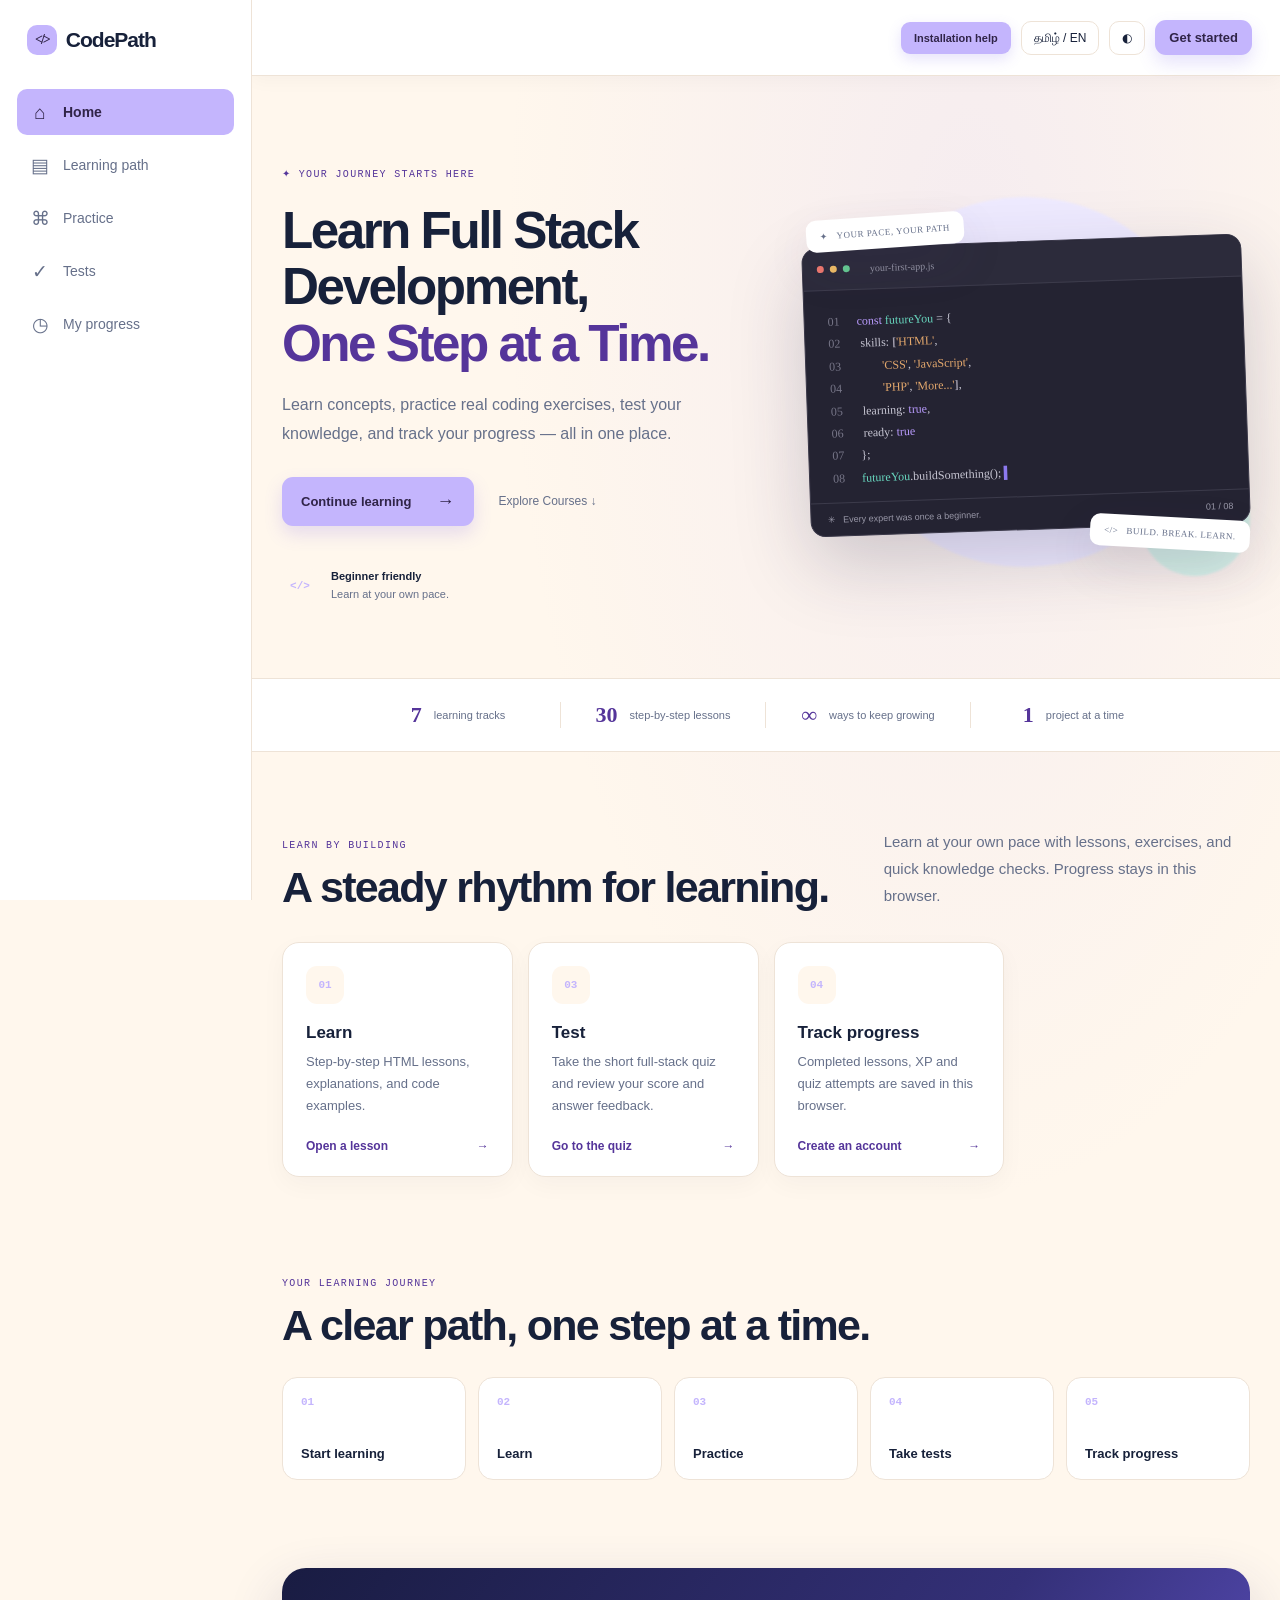
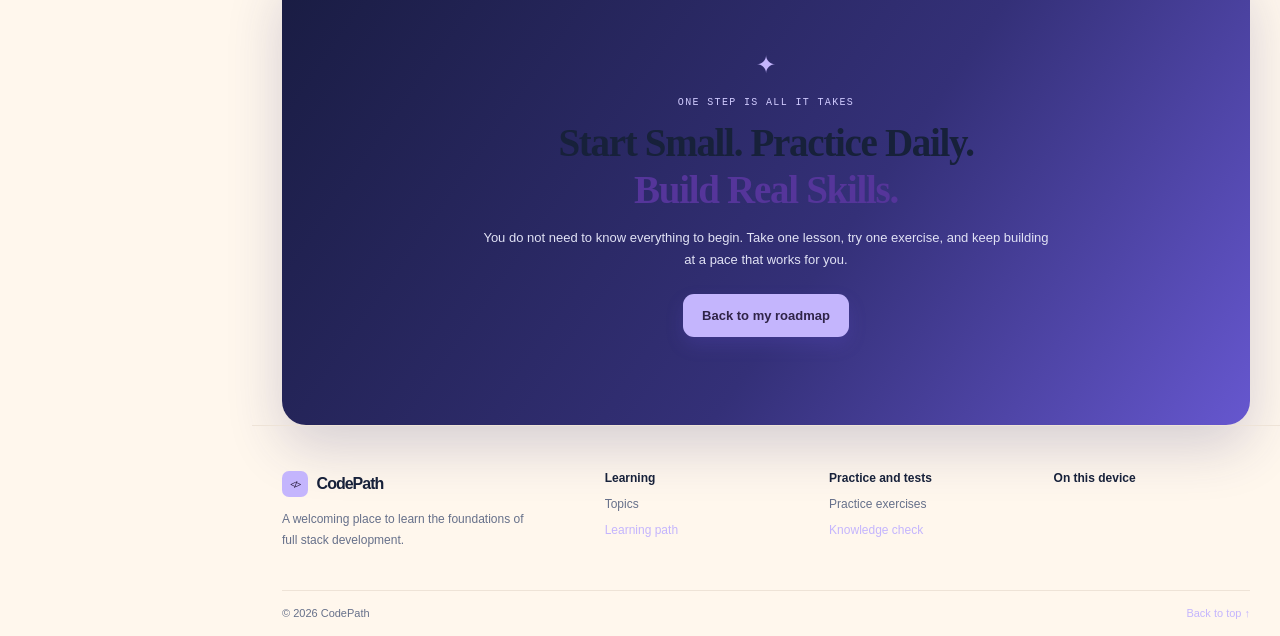
<file: index.html>
<!doctype html><html lang="en"><head><meta charset="utf-8"><meta name="viewport" content="width=device-width,initial-scale=1"><meta name="theme-color" content="#f6f7fb"><meta name="background-color" content="#f6f7fb"><meta name="mobile-web-app-capable" content="yes"><meta name="apple-mobile-web-app-capable" content="yes"><meta name="apple-mobile-web-app-title" content="CodePath"><meta name="apple-mobile-web-app-status-bar-style" content="default"><link rel="manifest" href="manifest.json"><link rel="icon" href="codepath.svg" type="image/svg+xml"><link rel="apple-touch-icon" href="codepath-192.png"><title>CodePath — Learn full stack, one step at a time</title><link rel="stylesheet" href="style.css?v=11"><link rel="stylesheet" href="lesson-content.css?v=11"></head><body>
<aside class="sidebar" id="siteSidebar" aria-label="CodePath sidebar"><a class="brand sidebar-brand" href="#home" aria-label="CodePath Home"><span class="brand-icon">&lt;/&gt;</span><span>CodePath</span></a><button class="sidebar-close" id="sidebarClose" type="button" aria-label="Close navigation">&times;</button><nav id="siteNavigation" aria-label="Main navigation"><a href="#home" data-view-link="home"><span class="nav-icon" aria-hidden="true">⌂</span><span data-copy="navHome">Home</span></a><a href="#path" data-view-link="learning"><span class="nav-icon" aria-hidden="true">▤</span><span data-copy="navLearning">Learning path</span></a><a href="#learning-features" data-view-link="practice"><span class="nav-icon" aria-hidden="true">⌘</span><span data-copy="navPractice">Practice</span></a><a href="#tests" data-view-link="tests"><span class="nav-icon" aria-hidden="true">✓</span><span data-copy="navTests">Tests</span></a><a href="#profile" data-view-link="progress"><span class="nav-icon" aria-hidden="true">◷</span><span data-copy="navProgress">My progress</span></a><a class="mobile-auth" href="#modal" data-modal="login" data-copy="footerLogin">Log in</a><a class="mobile-auth" href="#modal" data-modal="register" data-copy="footerRegister">Create free account</a></nav></aside><button class="sidebar-backdrop" id="sidebarBackdrop" type="button" aria-label="Close navigation" tabindex="-1"></button><header class="top"><button class="menu-toggle" id="mobileMenuToggle" type="button" aria-label="Open navigation" aria-expanded="false" aria-controls="siteSidebar">&#9776;</button><a class="brand header-brand" href="#home" aria-label="CodePath Home"><span class="brand-icon">&lt;/&gt;</span><span>CodePath</span></a><div class="top-actions"><button class="install-app-button" id="installAppButton" type="button" aria-label="Install CodePath App" title="Install CodePath App" aria-haspopup="dialog" hidden>Install CodePath App</button><button class="icon-btn" id="langToggle" aria-label="Switch language">தமிழ் / EN</button><button class="icon-btn" id="themeToggle" aria-label="Toggle theme">◐</button><button class="outline" data-modal="login">Log in</button><button class="primary small" data-modal="register">Get started</button></div></header>
<main><section class="hero" id="home" data-main-view="home"><div class="hero-copy"><div class="eyebrow"><span class="spark">✦</span> YOUR JOURNEY STARTS HERE</div><h1>Learn Full Stack Development,<br><span>One Step at a Time.</span></h1><p>Learn concepts, practice real coding exercises, test your knowledge, and track your progress &mdash; all in one place.</p><div class="hero-buttons"><button class="primary" data-modal="register">Start learning free <span>→</span></button><a class="text-link" href="#topics">Explore Courses <span aria-hidden="true">&darr;</span></a></div><div class="proof"><span class="proof-badge" aria-hidden="true">&lt;/&gt;</span><span><strong data-copy="proofTitle">Beginner friendly</strong><br><span data-copy="proofText">Learn at your own pace.</span></span></div></div><div class="hero-art"><div class="orb orb1"></div><div class="orb orb2"></div><div class="code-card"><div class="code-head"><span></span><span></span><span></span><label>your-first-app.js</label></div><div class="code-body"><p><i>01</i> <em>const</em> <b>futureYou</b> = {</p><p><i>02</i> &nbsp;skills: <strong>[</strong><u>'HTML'</u>,</p><p><i>03</i> &nbsp;&nbsp;&nbsp;&nbsp;&nbsp;&nbsp;&nbsp;&nbsp;<u>'CSS'</u>, <u>'JavaScript'</u>,</p><p><i>04</i> &nbsp;&nbsp;&nbsp;&nbsp;&nbsp;&nbsp;&nbsp;&nbsp;<u>'PHP'</u>, <u>'More...'</u><strong>]</strong>,</p><p><i>05</i> &nbsp;learning: <em>true</em>,</p><p><i>06</i> &nbsp;ready: <em>true</em></p><p><i>07</i> };</p><p><i>08</i> <b>futureYou</b>.buildSomething(); <span class="cursor">▍</span></p></div><div class="code-foot"><span>✳ &nbsp; Every expert was once a beginner.</span><span>01 / 08</span></div></div><div class="float-tag tag-top">✦ &nbsp; YOUR PACE, YOUR PATH</div><div class="float-tag tag-bottom">&lt;/&gt; &nbsp; BUILD. BREAK. LEARN.</div></div></section>
<section class="metrics" data-main-view="home"><div><strong>7</strong><span>learning tracks</span></div><div><strong>30</strong><span>step-by-step lessons</span></div><div><strong>∞</strong><span>ways to keep growing</span></div><div><strong>1</strong><span>project at a time</span></div></section>
<section class="profile" id="profile" data-main-view="progress" hidden><div class="progress-empty"><div class="eyebrow" data-copy="progressGuestEyebrow">YOUR LEARNING DASHBOARD</div><h2 data-copy="progressGuestTitle">Sign in to see your progress.</h2><p data-copy="progressGuestText">Completed lessons, XP, and quiz history are saved to your account.</p><div class="progress-empty-actions"><button class="primary" type="button" data-modal="login" data-copy="footerLogin">Log in</button><button class="outline" type="button" data-modal="register" data-copy="footerRegister">Create free account</button></div></div></section>
<section class="topic-section" id="topics" data-main-view="learning" hidden aria-labelledby="topicsTitle"><div class="landing-section-heading"><div><div class="eyebrow" data-copy="topicEyebrow">COURSE LIBRARY</div><h2 id="topicsTitle" data-copy="topicTitle">Explore the topics that build full stack skills.</h2></div><p data-copy="topicIntro">Start with the web foundations, then follow the existing learning paths into backend work and projects.</p></div><div class="topic-grid">
<a class="topic-card" href="#path" data-open-lesson="l1_1"><span class="topic-icon topic-html" aria-hidden="true">&lt;/&gt;</span><span class="topic-title" data-copy="topicHTML">HTML</span><span class="topic-description" data-copy="topicHTMLText">Build the structure and meaning of web pages.</span><span class="topic-action"><span data-copy="topicExplore">Explore lessons</span><b aria-hidden="true">&rarr;</b></span></a>
<a class="topic-card" href="#path" data-open-lesson="l1_2"><span class="topic-icon topic-css" aria-hidden="true">#</span><span class="topic-title" data-copy="topicCSS">CSS</span><span class="topic-description" data-copy="topicCSSText">Style pages and make layouts adapt to different screens.</span><span class="topic-action"><span data-copy="topicExplore">Explore lessons</span><b aria-hidden="true">&rarr;</b></span></a>
<a class="topic-card" href="#path" data-open-lesson="l1_3"><span class="topic-icon topic-js" aria-hidden="true">JS</span><span class="topic-title" data-copy="topicJavaScript">JavaScript</span><span class="topic-description" data-copy="topicJavaScriptText">Add behavior and interaction to web pages.</span><span class="topic-action"><span data-copy="topicExplore">Explore lessons</span><b aria-hidden="true">&rarr;</b></span></a>
<article class="topic-card topic-card--soon"><span class="topic-icon topic-react" aria-hidden="true">R</span><span class="topic-title" data-copy="topicReact">React</span><span class="topic-description" data-copy="topicReactText">React lessons are not part of the current curriculum.</span><span class="topic-status" data-copy="comingSoon">Coming soon</span></article>
<a class="topic-card" href="#path" data-open-lesson="l2_1"><span class="topic-icon topic-php" aria-hidden="true">PHP</span><span class="topic-title" data-copy="topicPHP">PHP</span><span class="topic-description" data-copy="topicPHPText">Learn server-side logic, forms, and application security.</span><span class="topic-action"><span data-copy="topicExplore">Explore lessons</span><b aria-hidden="true">&rarr;</b></span></a>
<a class="topic-card" href="#path" data-open-lesson="l4_2"><span class="topic-icon topic-json" aria-hidden="true">{ }</span><span class="topic-title" data-copy="topicJSON">JSON and APIs</span><span class="topic-description" data-copy="topicJSONText">Work with structured data and web services.</span><span class="topic-action"><span data-copy="topicExplore">Explore lessons</span><b aria-hidden="true">&rarr;</b></span></a>
<a class="topic-card" href="#path" data-open-lesson="l2_1"><span class="topic-icon topic-backend" aria-hidden="true">API</span><span class="topic-title" data-copy="topicBackend">Backend Development</span><span class="topic-description" data-copy="topicBackendText">Explore PHP, sessions, JSON storage, and backend basics.</span><span class="topic-action"><span data-copy="topicExplore">Explore lessons</span><b aria-hidden="true">&rarr;</b></span></a>
<a class="topic-card" href="#path" data-open-lesson="l7_1"><span class="topic-icon topic-project" aria-hidden="true">&lt;/&gt;</span><span class="topic-title" data-copy="topicProjects">Full Stack Projects</span><span class="topic-description" data-copy="topicProjectsText">Apply your skills in the existing project learning path.</span><span class="topic-action"><span data-copy="topicExplore">Explore lessons</span><b aria-hidden="true">&rarr;</b></span></a>
</div></section>
<section class="section-head" id="path" data-main-view="learning" hidden><div><div class="eyebrow">THE CURRICULUM</div><h2>Your roadmap to <span>full stack.</span></h2><p>Each track builds on the last. Take your time and enjoy the process.</p></div><div class="level-legend"><span><i class="dot green"></i> Beginner</span><span><i class="dot orange"></i> Intermediate</span><span><i class="dot purple"></i> Advanced</span></div></section>
<div class="tracks" data-main-view="learning" hidden><article class="track"><div class="track-top"><div class="track-icon icon-0">✧</div><span class="level-pill beginner">BEGINNER</span></div><div class="track-content"><div class="track-count">01 / 07 &nbsp; · &nbsp; 5 lessons</div><h3>Frontend</h3><p>Create accessible pages and interactive interfaces.</p><div class="lesson-list"><div class="lesson-row "><span class="lesson-check">○</span><button class="lesson-open" data-lesson="l1_1">HTML Foundations</button></div><div class="lesson-row "><span class="lesson-check">○</span><button class="lesson-open" data-lesson="l1_2">CSS &amp; Responsive Design</button></div><div class="lesson-row "><span class="lesson-check">○</span><button class="lesson-open" data-lesson="l1_3">JavaScript Essentials</button></div><div class="lesson-row "><span class="lesson-check">○</span><button class="lesson-open" data-lesson="l1_4">DOM &amp; Browser Events</button></div><div class="lesson-row "><span class="lesson-check">○</span><button class="lesson-open" data-lesson="l1_5">Accessible Interfaces</button></div></div><button class="track-more" data-track="Frontend">Explore this track <span>→</span></button></div></article><article class="track"><div class="track-top"><div class="track-icon icon-1">⌘</div><span class="level-pill beginner">BEGINNER</span></div><div class="track-content"><div class="track-count">02 / 07 &nbsp; · &nbsp; 5 lessons</div><h3>Backend</h3><p>Build secure logic and applications that work.</p><div class="lesson-list"><div class="lesson-row "><span class="lesson-check">○</span><button class="lesson-open" data-lesson="l2_1">PHP Foundations</button></div><div class="lesson-row "><span class="lesson-check">○</span><button class="lesson-open" data-lesson="l2_2">Forms &amp; Validation</button></div><div class="lesson-row "><span class="lesson-check">○</span><button class="lesson-open" data-lesson="l2_3">Sessions &amp; Authentication</button></div><div class="lesson-row "><span class="lesson-check">○</span><button class="lesson-open" data-lesson="l2_4">Files &amp; JSON Storage</button></div><div class="lesson-row "><span class="lesson-check">○</span><button class="lesson-open" data-lesson="l2_5">Security Basics</button></div></div><button class="track-more" data-track="Backend">Explore this track <span>→</span></button></div></article><article class="track"><div class="track-top"><div class="track-icon icon-2">▤</div><span class="level-pill intermediate">INTERMEDIATE</span></div><div class="track-content"><div class="track-count">03 / 07 &nbsp; · &nbsp; 4 lessons</div><h3>Databases</h3><p>Organize application data and understand persistence.</p><div class="lesson-list"><div class="lesson-row "><span class="lesson-check">○</span><button class="lesson-open" data-lesson="l3_1">Data Modeling</button></div><div class="lesson-row "><span class="lesson-check">○</span><button class="lesson-open" data-lesson="l3_2">SQL Fundamentals</button></div><div class="lesson-row "><span class="lesson-check">○</span><button class="lesson-open" data-lesson="l3_3">CRUD &amp; Relationships</button></div><div class="lesson-row "><span class="lesson-check">○</span><button class="lesson-open" data-lesson="l3_4">Indexes &amp; Transactions</button></div></div><button class="track-more" data-track="Databases">Explore this track <span>→</span></button></div></article><article class="track"><div class="track-top"><div class="track-icon icon-3">↗</div><span class="level-pill intermediate">INTERMEDIATE</span></div><div class="track-content"><div class="track-count">04 / 07 &nbsp; · &nbsp; 4 lessons</div><h3>APIs</h3><p>Let your application communicate with other services.</p><div class="lesson-list"><div class="lesson-row "><span class="lesson-check">○</span><button class="lesson-open" data-lesson="l4_1">HTTP &amp; REST</button></div><div class="lesson-row "><span class="lesson-check">○</span><button class="lesson-open" data-lesson="l4_2">JSON APIs</button></div><div class="lesson-row "><span class="lesson-check">○</span><button class="lesson-open" data-lesson="l4_3">Consuming APIs</button></div><div class="lesson-row "><span class="lesson-check">○</span><button class="lesson-open" data-lesson="l4_4">API Security</button></div></div><button class="track-more" data-track="APIs">Explore this track <span>→</span></button></div></article><article class="track"><div class="track-top"><div class="track-icon icon-4">⑂</div><span class="level-pill intermediate">INTERMEDIATE</span></div><div class="track-content"><div class="track-count">05 / 07 &nbsp; · &nbsp; 4 lessons</div><h3>Git &amp; GitHub</h3><p>Work confidently with version control and teams.</p><div class="lesson-list"><div class="lesson-row "><span class="lesson-check">○</span><button class="lesson-open" data-lesson="l5_1">Git Basics</button></div><div class="lesson-row "><span class="lesson-check">○</span><button class="lesson-open" data-lesson="l5_2">Branches &amp; Merges</button></div><div class="lesson-row "><span class="lesson-check">○</span><button class="lesson-open" data-lesson="l5_3">GitHub Collaboration</button></div><div class="lesson-row "><span class="lesson-check">○</span><button class="lesson-open" data-lesson="l5_4">Code Reviews</button></div></div><button class="track-more" data-track="Git &amp; GitHub">Explore this track <span>→</span></button></div></article><article class="track"><div class="track-top"><div class="track-icon icon-5">☁</div><span class="level-pill advanced">ADVANCED</span></div><div class="track-content"><div class="track-count">06 / 07 &nbsp; · &nbsp; 4 lessons</div><h3>Deployment</h3><p>Share your work with the world.</p><div class="lesson-list"><div class="lesson-row "><span class="lesson-check">○</span><button class="lesson-open" data-lesson="l6_1">Hosting &amp; Domains</button></div><div class="lesson-row "><span class="lesson-check">○</span><button class="lesson-open" data-lesson="l6_2">Environment Configuration</button></div><div class="lesson-row "><span class="lesson-check">○</span><button class="lesson-open" data-lesson="l6_3">Deploying PHP Apps</button></div><div class="lesson-row "><span class="lesson-check">○</span><button class="lesson-open" data-lesson="l6_4">Monitoring &amp; Backups</button></div></div><button class="track-more" data-track="Deployment">Explore this track <span>→</span></button></div></article><article class="track"><div class="track-top"><div class="track-icon icon-6">◈</div><span class="level-pill advanced">ADVANCED</span></div><div class="track-content"><div class="track-count">07 / 07 &nbsp; · &nbsp; 4 lessons</div><h3>Full Stack Projects</h3><p>Practice by shipping complete applications.</p><div class="lesson-list"><div class="lesson-row "><span class="lesson-check">○</span><button class="lesson-open" data-lesson="l7_1">Personal Portfolio</button></div><div class="lesson-row "><span class="lesson-check">○</span><button class="lesson-open" data-lesson="l7_2">Task Manager</button></div><div class="lesson-row "><span class="lesson-check">○</span><button class="lesson-open" data-lesson="l7_3">Learning Dashboard</button></div><div class="lesson-row "><span class="lesson-check">○</span><button class="lesson-open" data-lesson="l7_4">Launch a Capstone</button></div></div><button class="track-more" data-track="Full Stack Projects">Explore this track <span>→</span></button></div></article></div>
<section class="learning-features home-features" aria-labelledby="featuresTitle" data-main-view="home"><div class="landing-section-heading"><div><div class="eyebrow" data-copy="featuresEyebrow">LEARN BY BUILDING</div><h2 id="featuresTitle" data-copy="featuresTitle">A steady rhythm for learning.</h2></div><p data-copy="featuresIntro">Move between lessons, small exercises, and a quick knowledge check. Your account keeps your progress.</p></div><div class="feature-grid">
<article class="feature-card"><span class="feature-icon" aria-hidden="true">01</span><h3 data-copy="featureLearn">Learn</h3><p data-copy="featureLearnText">Step-by-step HTML lessons, explanations, and code examples.</p><a href="#path" data-open-lesson="l1_1"><span data-copy="featureLearnLink">Open a lesson</span><span aria-hidden="true">&rarr;</span></a></article>

<article class="feature-card"><span class="feature-icon" aria-hidden="true">03</span><h3 data-copy="featureTest">Test</h3><p data-copy="featureTestText">Take the short full-stack quiz and review your score and answer feedback.</p><a href="#tests"><span data-copy="featureTestLink">Go to the quiz</span><span aria-hidden="true">&rarr;</span></a></article>
<article class="feature-card"><span class="feature-icon" aria-hidden="true">04</span><h3 data-copy="featureProgress">Track progress</h3><p data-copy="featureProgressText">Your account dashboard records completed lessons, XP, and quiz history.</p><button type="button" data-modal="register"><span data-copy="featureProgressCreate">Create an account</span><span aria-hidden="true">&rarr;</span></button></article>
</div></section>
<section class="learning-features practice-page" id="learning-features" aria-labelledby="practicePageTitle" data-main-view="practice" hidden><div class="landing-section-heading"><div><div class="eyebrow" data-copy="practicePageEyebrow">PRACTICE</div><h2 id="practicePageTitle" data-copy="practicePageTitle">Put your learning into practice.</h2></div><p data-copy="practicePageIntro">Open the existing HTML lesson exercises and examples. Your practice opens in the lesson panel.</p></div><div class="feature-grid"><article class="feature-card"><span class="feature-icon" aria-hidden="true">02</span><h3 data-copy="featurePractice">Practice</h3><p data-copy="featurePracticeText">Try the coding examples and exercises included with HTML lessons.</p><a href="#learning-features" data-open-lesson="l1_1" data-open-tab="exercise"><span data-copy="featurePracticeLink">Try an exercise</span><span aria-hidden="true">&rarr;</span></a></article></div></section>
<section class="journey-section" aria-labelledby="journeyTitle" data-main-view="home"><div class="eyebrow" data-copy="journeyEyebrow">YOUR LEARNING JOURNEY</div><h2 id="journeyTitle" data-copy="journeyTitle">A clear path, one step at a time.</h2><div class="journey-steps"><div class="journey-step"><span>01</span><b data-copy="journeyAccount">Create account</b></div><div class="journey-step"><span>02</span><b data-copy="journeyLearn">Learn</b></div><div class="journey-step"><span>03</span><b data-copy="journeyPractice">Practice</b></div><div class="journey-step"><span>04</span><b data-copy="journeyTest">Take tests</b></div><div class="journey-step"><span>05</span><b data-copy="journeyTrack">Track progress</b></div></div></section>
<section class="practice" id="practice" data-main-view="tests" hidden><div class="practice-copy"><div class="eyebrow">PRACTICE MAKES PROGRESS</div><h2>Learn it. Try it.<br><span>Make it yours.</span></h2><p>Reading is a start. Real confidence comes from trying things yourself. Take a quick knowledge check and see what sticks.</p><div class="practice-points"><span>✓ &nbsp;Retake as often as you like</span><span>✓ &nbsp;Every attempt is saved to your profile</span><span>✓ &nbsp;Earn XP as you learn</span></div></div><div class="quiz-card" id="tests"><div class="quiz-top"><span>✦ QUICK KNOWLEDGE CHECK</span><span>3 QUESTIONS</span></div><h3>Ready for a little challenge?</h3><p>Three quick questions across the full stack. No pressure — this is all part of learning.</p><button class="primary quiz-submit" data-modal="register">Sign up to save your quiz <span>→</span></button><small>Take your time. You can always try again.</small></div></section>
<section class="bottom-cta" data-main-view="home"><div class="cta-star">✦</div><div class="eyebrow">ONE STEP IS ALL IT TAKES</div><h2>Start Small. Practice Daily.<br><span>Build Real Skills.</span></h2><p>You do not need to know everything to begin. Take one lesson, try one exercise, and keep building at a pace that works for you.</p><button class="primary" data-modal="register">Create your free account <span>→</span></button></section></main><footer class="site-footer"><div class="footer-brand"><a class="brand" href="#home"><span class="brand-icon">&lt;/&gt;</span> CodePath</a><p data-copy="footerDescription">A welcoming place to learn the foundations of full stack development.</p></div><div class="footer-links"><b data-copy="footerLearn">Learning</b><a href="#topics" data-copy="footerTopics">Topics</a><a href="#path" data-copy="footerPath">Learning path</a></div><div class="footer-links"><b data-copy="footerPractice">Practice and tests</b><a href="#learning-features" data-copy="footerPracticeLink">Practice exercises</a><a href="#tests" data-copy="footerTestLink">Knowledge check</a></div><div class="footer-links"><b data-copy="footerAccount">Account</b><button type="button" data-modal="login" data-copy="footerLogin">Log in</button><button type="button" data-modal="register" data-copy="footerRegister">Create free account</button></div><div class="footer-bottom"><span>&copy; 2026 CodePath</span><a href="#home" data-copy="footerTop">Back to top ↑</a></div></footer>
<div class="modal-backdrop" id="modal"><section class="modal"><button class="modal-close" id="closeModal">×</button><div class="eyebrow" id="modalEyebrow">START YOUR JOURNEY</div><h2 id="modalTitle">Create your account</h2><p id="modalText">Your learning progress, saved in one place.</p><form method="post" id="authForm"><input type="hidden" name="action" id="authAction" value="register"><label id="nameField">Your name<input name="name" minlength="2" maxlength="60" autocomplete="name"></label><label>Email address<input type="email" name="email" maxlength="190" required autocomplete="email"></label><label>Password <small>(at least 10 characters)</small><input type="password" name="password" minlength="10" maxlength="200" required autocomplete="new-password"></label><button class="primary modal-submit" id="authSubmit">Create my account <span>→</span></button></form><button class="swap-auth" id="swapAuth">Already have an account? <b>Log in</b></button></section></div>
<div class="lesson-backdrop" id="lessonModal"><section class="lesson-modal"><button class="modal-close" id="closeLesson">×</button><div class="eyebrow" id="lessonTrack">LESSON</div><h2 id="lessonTitle"></h2><div class="lesson-module-picker" id="lessonModulePicker" hidden><label for="lessonModuleSelect">HTML learning path / HTML கற்றல் பாதை</label><select id="lessonModuleSelect"></select></div><div class="lesson-tabs"><button class="selected" data-tab="learn">Learn</button><button data-tab="example">Example</button><button data-tab="challenge">Challenge</button><button data-tab="interview">Interview</button><button data-tab="exercise">Exercise</button></div><div class="lesson-panel" id="lessonPanel"></div><form method="post" class="lesson-complete" id="lessonComplete"><input type="hidden" name="lesson" id="lessonId"><button class="primary">Mark lesson complete <span>→</span></button></form></section></div>
<div class="modal-backdrop install-help-backdrop" id="installHelpModal" aria-hidden="true"><section class="modal install-help" role="dialog" aria-modal="true" aria-labelledby="installHelpTitle"><button class="modal-close" id="closeInstallHelp" type="button" aria-label="Close installation help">&times;</button><div class="eyebrow">CODEPATH APP</div><h2 id="installHelpTitle">Install CodePath</h2><p id="installHelpIntro"></p><ol id="installHelpSteps"></ol><p class="install-help-note" id="installHelpNote"></p></section></div>
<script>window.CODEPATH_DATA=[{"id":"l1_1","track":{"en":"Frontend","ta":"\u0bae\u0bc1\u0ba9\u0bcd\u0baa\u0b95\u0bcd\u0b95\u0bae\u0bcd"},"title":{"en":"HTML Foundations","ta":"HTML \u0b85\u0b9f\u0bbf\u0ba4\u0bcd\u0ba4\u0bb3\u0b99\u0bcd\u0b95\u0bb3\u0bcd"},"level":"Beginner","body":"HTML Foundations: learn the core ideas, try the example, and complete the exercise.","example":"\u003C!-- HTML Foundations --\u003E","challenge":"Build a small HTML Foundations example and explain each choice.","interview":"What is HTML Foundations? It is a core part of building and maintaining web applications.","exercise":"Create and test a small HTML Foundations example.","tutorial":{"modules":[{"id":"intro","title":"HTML Introduction","ta":"HTML \u0b85\u0bb1\u0bbf\u0bae\u0bc1\u0b95\u0bae\u0bcd","tags":["\u003C!doctype\u003E","html","head","title","body"],"learn":{"en":"HTML (HyperText Markup Language) describes a page\u0027s structure. The browser reads elements and builds a document tree; CSS styles it and JavaScript can add behavior. Step 1: save a file as index.html. Step 2: start with \u003C!doctype html\u003E, which selects modern standards mode. Step 3: put page metadata in \u003Chead\u003E and visible content in \u003Cbody\u003E. \u003Chtml lang=\u0022en\u0022\u003E is the root; \u003Ctitle\u003E names the browser tab. Tags usually have an opening tag, content, and closing tag. Void elements such as \u003Cimg\u003E have no closing tag.","ta":"HTML (HyperText Markup Language) \u0bb5\u0bb2\u0bc8\u0baa\u0bcd\u0baa\u0b95\u0bcd\u0b95\u0ba4\u0bcd\u0ba4\u0bbf\u0ba9\u0bcd \u0b95\u0b9f\u0bcd\u0b9f\u0bae\u0bc8\u0baa\u0bcd\u0baa\u0bc8 \u0bb5\u0bbf\u0bb5\u0bb0\u0bbf\u0b95\u0bcd\u0b95\u0bbf\u0bb1\u0ba4\u0bc1. \u0b89\u0bb2\u0bbe\u0bb5\u0bbf \u0b95\u0bc2\u0bb1\u0bc1\u0b95\u0bb3\u0bc8\u0baa\u0bcd \u0baa\u0b9f\u0bbf\u0ba4\u0bcd\u0ba4\u0bc1 \u0b86\u0bb5\u0ba3 \u0bae\u0bb0\u0ba4\u0bcd\u0ba4\u0bc8 \u0b89\u0bb0\u0bc1\u0bb5\u0bbe\u0b95\u0bcd\u0b95\u0bc1\u0bae\u0bcd; CSS \u0ba4\u0bcb\u0bb1\u0bcd\u0bb1\u0ba4\u0bcd\u0ba4\u0bc8 \u0b85\u0bae\u0bc8\u0b95\u0bcd\u0b95\u0bc1\u0bae\u0bcd, JavaScript \u0b9a\u0bc6\u0baf\u0bb2\u0bcd\u0baa\u0bbe\u0b9f\u0bcd\u0b9f\u0bc8\u0b9a\u0bcd \u0b9a\u0bc7\u0bb0\u0bcd\u0b95\u0bcd\u0b95\u0bc1\u0bae\u0bcd. \u0baa\u0b9f\u0bbf 1: index.html \u0b8e\u0ba9\u0b9a\u0bcd \u0b9a\u0bc7\u0bae\u0bbf\u0b95\u0bcd\u0b95\u0bb5\u0bc1\u0bae\u0bcd. \u0baa\u0b9f\u0bbf 2: \u003C!doctype html\u003E \u0bae\u0bc2\u0bb2\u0bae\u0bcd \u0ba8\u0bb5\u0bc0\u0ba9 standards mode-\u0b90\u0ba4\u0bcd \u0ba4\u0bca\u0b9f\u0b99\u0bcd\u0b95\u0bb5\u0bc1\u0bae\u0bcd. \u0baa\u0b9f\u0bbf 3: \u003Chead\u003E \u0baa\u0b95\u0bc1\u0ba4\u0bbf\u0baf\u0bbf\u0bb2\u0bcd metadata, \u003Cbody\u003E \u0baa\u0b95\u0bc1\u0ba4\u0bbf\u0baf\u0bbf\u0bb2\u0bcd \u0ba4\u0bbf\u0bb0\u0bc8\u0baf\u0bbf\u0bb2\u0bcd \u0ba4\u0bc6\u0bb0\u0bbf\u0baf\u0bc1\u0bae\u0bcd \u0b89\u0bb3\u0bcd\u0bb3\u0b9f\u0b95\u0bcd\u0b95\u0bae\u0bcd \u0bb5\u0bc8\u0b95\u0bcd\u0b95\u0bb5\u0bc1\u0bae\u0bcd. \u003Chtml lang=\u0022ta\u0022\u003E \u0bae\u0bc2\u0bb2 \u0b89\u0bb1\u0bc1\u0baa\u0bcd\u0baa\u0bc1; \u003Ctitle\u003E \u0b89\u0bb2\u0bbe\u0bb5\u0bbf \u0ba4\u0bbe\u0bb5\u0bb2\u0bbf\u0ba9\u0bcd \u0baa\u0bc6\u0baf\u0bb0\u0bcd. \u0baa\u0bc6\u0bb0\u0bc1\u0bae\u0bcd\u0baa\u0bbe\u0bb2\u0bbe\u0ba9 tags \u0ba4\u0bbf\u0bb1\u0baa\u0bcd\u0baa\u0bc1, \u0b89\u0bb3\u0bcd\u0bb3\u0b9f\u0b95\u0bcd\u0b95\u0bae\u0bcd, \u0bae\u0bc2\u0b9f\u0bb2\u0bcd \u0b8e\u0ba9 \u0b87\u0bb0\u0bc1\u0b95\u0bcd\u0b95\u0bc1\u0bae\u0bcd. \u003Cimg\u003E \u0baa\u0bcb\u0ba9\u0bcd\u0bb1 void element-\u0b95\u0bb3\u0bc1\u0b95\u0bcd\u0b95\u0bc1 \u0bae\u0bc2\u0b9f\u0bc1\u0bae\u0bcd tag \u0b87\u0bb2\u0bcd\u0bb2\u0bc8."},"code":"\u003C!doctype html\u003E\n\u003Chtml lang=\u0022en\u0022\u003E\n\u003Chead\u003E\n  \u003Cmeta charset=\u0022utf-8\u0022\u003E\n  \u003Ctitle\u003EMy first page\u003C\/title\u003E\n\u003C\/head\u003E\n\u003Cbody\u003E\n  \u003Ch1\u003EHello, web!\u003C\/h1\u003E\n  \u003Cp\u003EThis is my first HTML page.\u003C\/p\u003E\n\u003C\/body\u003E\n\u003C\/html\u003E","explain":{"en":"The doctype enables standards mode. The head supplies encoding and the tab title; the body contains a level-one heading and paragraph.","ta":"doctype standards mode-\u0b90 \u0b87\u0baf\u0b95\u0bcd\u0b95\u0bc1\u0b95\u0bbf\u0bb1\u0ba4\u0bc1. head-\u0bb2\u0bcd \u0b8e\u0bb4\u0bc1\u0ba4\u0bcd\u0ba4\u0bc1 \u0b95\u0bc1\u0bb1\u0bbf\u0baf\u0bc0\u0b9f\u0bc1\u0bae\u0bcd \u0ba4\u0bbe\u0bb5\u0bb2\u0bcd \u0ba4\u0bb2\u0bc8\u0baa\u0bcd\u0baa\u0bc1\u0bae\u0bcd \u0b89\u0bb3\u0bcd\u0bb3\u0ba9; body-\u0bb2\u0bcd \u0bae\u0bc1\u0ba4\u0ba9\u0bcd\u0bae\u0bc8\u0ba4\u0bcd \u0ba4\u0bb2\u0bc8\u0baa\u0bcd\u0baa\u0bc1\u0bae\u0bcd \u0baa\u0ba4\u0bcd\u0ba4\u0bbf\u0baf\u0bc1\u0bae\u0bcd \u0b89\u0bb3\u0bcd\u0bb3\u0ba9."},"output":{"en":"A browser tab titled \u201cMy first page\u201d with a large \u201cHello, web!\u201d heading and one sentence below it.","ta":"\u201cMy first page\u201d \u0b8e\u0ba9\u0bcd\u0bb1 \u0ba4\u0bbe\u0bb5\u0bb2\u0bcd \u0baa\u0bc6\u0baf\u0bb0\u0bc1\u0b9f\u0ba9\u0bcd, \u0baa\u0bc6\u0bb0\u0bbf\u0baf \u201cHello, web!\u201d \u0ba4\u0bb2\u0bc8\u0baa\u0bcd\u0baa\u0bc1\u0bae\u0bcd \u0b85\u0ba4\u0ba9\u0bcd \u0b95\u0bc0\u0bb4\u0bcd \u0b92\u0bb0\u0bc1 \u0bb5\u0bbe\u0b95\u0bcd\u0b95\u0bbf\u0baf\u0bae\u0bc1\u0bae\u0bcd \u0ba4\u0bc6\u0bb0\u0bbf\u0baf\u0bc1\u0bae\u0bcd."},"use":{"en":"Use this document skeleton for every standalone HTML page. Keep page language accurate for screen readers and search engines.","ta":"\u0b92\u0bb5\u0bcd\u0bb5\u0bca\u0bb0\u0bc1 \u0ba4\u0ba9\u0bbf HTML \u0baa\u0b95\u0bcd\u0b95\u0ba4\u0bcd\u0ba4\u0bbf\u0bb1\u0bcd\u0b95\u0bc1\u0bae\u0bcd \u0b87\u0ba8\u0bcd\u0ba4 \u0b85\u0b9f\u0bbf\u0baa\u0bcd\u0baa\u0b9f\u0bc8 \u0bb5\u0b9f\u0bbf\u0bb5\u0ba4\u0bcd\u0ba4\u0bc8\u0baa\u0bcd \u0baa\u0baf\u0ba9\u0bcd\u0baa\u0b9f\u0bc1\u0ba4\u0bcd\u0ba4\u0bb5\u0bc1\u0bae\u0bcd. Screen reader \u0bae\u0bb1\u0bcd\u0bb1\u0bc1\u0bae\u0bcd \u0ba4\u0bc7\u0b9f\u0bc1\u0baa\u0bca\u0bb1\u0bbf\u0b95\u0bcd\u0b95\u0bbe\u0b95 \u0b9a\u0bb0\u0bbf\u0baf\u0bbe\u0ba9 \u0bae\u0bca\u0bb4\u0bbf\u0baf\u0bc8\u0b95\u0bcd \u0b95\u0bc1\u0bb1\u0bbf\u0baa\u0bcd\u0baa\u0bbf\u0b9f\u0bb5\u0bc1\u0bae\u0bcd."},"attributes":{"en":"lang on html identifies the page language; charset=utf-8 supports world languages; title sets the tab text. \u003C!doctype html\u003E is a declaration, not an element.","ta":"html-\u0b87\u0bb2\u0bcd lang \u0baa\u0b95\u0bcd\u0b95 \u0bae\u0bca\u0bb4\u0bbf\u0baf\u0bc8\u0b9a\u0bcd \u0b9a\u0bca\u0bb2\u0bcd\u0b95\u0bbf\u0bb1\u0ba4\u0bc1; charset=utf-8 \u0baa\u0bb2 \u0bae\u0bca\u0bb4\u0bbf\u0b95\u0bb3\u0bc8 \u0b86\u0ba4\u0bb0\u0bbf\u0b95\u0bcd\u0b95\u0bbf\u0bb1\u0ba4\u0bc1; title \u0ba4\u0bbe\u0bb5\u0bb2\u0bcd \u0b89\u0bb0\u0bc8\u0baf\u0bc8 \u0b85\u0bae\u0bc8\u0b95\u0bcd\u0b95\u0bbf\u0bb1\u0ba4\u0bc1. \u003C!doctype html\u003E \u0b92\u0bb0\u0bc1 declaration; element \u0b85\u0bb2\u0bcd\u0bb2."},"mistakes":{"en":"Do not omit the doctype, nest body inside head, or use multiple html\/head\/body roots. Indent nested elements and close non-void tags.","ta":"doctype-\u0b90 \u0bb5\u0bbf\u0b9f\u0bbe\u0ba4\u0bc0\u0bb0\u0bcd\u0b95\u0bb3\u0bcd; body-\u0b90 head-\u0b95\u0bcd\u0b95\u0bc1\u0bb3\u0bcd \u0bb5\u0bc8\u0b95\u0bcd\u0b95\u0bbe\u0ba4\u0bc0\u0bb0\u0bcd\u0b95\u0bb3\u0bcd; \u0baa\u0bb2 html\/head\/body root-\u0b95\u0bb3\u0bc8 \u0b89\u0bb0\u0bc1\u0bb5\u0bbe\u0b95\u0bcd\u0b95\u0bbe\u0ba4\u0bc0\u0bb0\u0bcd\u0b95\u0bb3\u0bcd. \u0b89\u0bb3\u0bcd\u0bb3\u0bae\u0bc8\u0baa\u0bcd\u0baa\u0bc8 indent \u0b9a\u0bc6\u0baf\u0bcd\u0ba4\u0bc1 void \u0b85\u0bb2\u0bcd\u0bb2\u0bbe\u0ba4 tag-\u0b95\u0bb3\u0bc8 \u0bae\u0bc2\u0b9f\u0bb5\u0bc1\u0bae\u0bcd."},"challenge":{"en":"Create about.html with Tamil or English lang, UTF-8 metadata, a meaningful title, one h1, and two paragraphs about yourself.","ta":"lang, UTF-8 metadata, \u0baa\u0bca\u0bb0\u0bc1\u0ba4\u0bcd\u0ba4\u0bae\u0bbe\u0ba9 title, \u0b92\u0bb0\u0bc1 h1, \u0b89\u0b99\u0bcd\u0b95\u0bb3\u0bc8\u0baa\u0bcd \u0baa\u0bb1\u0bcd\u0bb1\u0bbf \u0b87\u0bb0\u0ba3\u0bcd\u0b9f\u0bc1 \u0baa\u0ba4\u0bcd\u0ba4\u0bbf\u0b95\u0bb3\u0bcd \u0b95\u0bca\u0ba3\u0bcd\u0b9f about.html \u0b89\u0bb0\u0bc1\u0bb5\u0bbe\u0b95\u0bcd\u0b95\u0bc1\u0b99\u0bcd\u0b95\u0bb3\u0bcd."},"exercise":{"en":"Open your file directly in a browser. Change the title and heading, reload, and confirm the tab title and page content both update.","ta":"\u0b95\u0bcb\u0baa\u0bcd\u0baa\u0bc8 \u0b89\u0bb2\u0bbe\u0bb5\u0bbf\u0baf\u0bbf\u0bb2\u0bcd \u0ba4\u0bbf\u0bb1\u0b95\u0bcd\u0b95\u0bb5\u0bc1\u0bae\u0bcd. title \u0bae\u0bb1\u0bcd\u0bb1\u0bc1\u0bae\u0bcd heading-\u0b90 \u0bae\u0bbe\u0bb1\u0bcd\u0bb1\u0bbf reload \u0b9a\u0bc6\u0baf\u0bcd\u0ba4\u0bc1 \u0ba4\u0bbe\u0bb5\u0bb2\u0bcd \u0baa\u0bc6\u0baf\u0bb0\u0bc1\u0bae\u0bcd \u0baa\u0b95\u0bcd\u0b95 \u0b89\u0bb3\u0bcd\u0bb3\u0b9f\u0b95\u0bcd\u0b95\u0bae\u0bc1\u0bae\u0bcd \u0bae\u0bbe\u0bb1\u0bbf\u0baf\u0ba4\u0bc8\u0b9a\u0bcd \u0b9a\u0bb0\u0bbf\u0baa\u0bbe\u0bb0\u0bcd\u0b95\u0bcd\u0b95\u0bb5\u0bc1\u0bae\u0bcd."},"qa":[["What does HTML describe?","The structure and meaning of web content.","HTML \u0b8e\u0ba4\u0bc8 \u0bb5\u0bbf\u0bb5\u0bb0\u0bbf\u0b95\u0bcd\u0b95\u0bbf\u0bb1\u0ba4\u0bc1?","\u0bb5\u0bb2\u0bc8 \u0b89\u0bb3\u0bcd\u0bb3\u0b9f\u0b95\u0bcd\u0b95\u0ba4\u0bcd\u0ba4\u0bbf\u0ba9\u0bcd \u0b95\u0b9f\u0bcd\u0b9f\u0bae\u0bc8\u0baa\u0bcd\u0baa\u0bc8\u0baf\u0bc1\u0bae\u0bcd \u0baa\u0bca\u0bb0\u0bc1\u0bb3\u0bc8\u0baf\u0bc1\u0bae\u0bcd."],["Why declare \u003C!doctype html\u003E?","It asks the browser to use modern standards mode.","\u003C!doctype html\u003E \u0b8f\u0ba9\u0bcd?","\u0ba8\u0bb5\u0bc0\u0ba9 standards mode-\u0b90 \u0baa\u0baf\u0ba9\u0bcd\u0baa\u0b9f\u0bc1\u0ba4\u0bcd\u0ba4 \u0b89\u0bb2\u0bbe\u0bb5\u0bbf\u0baf\u0bbf\u0b9f\u0bae\u0bcd \u0b95\u0bc2\u0bb1\u0bc1\u0b95\u0bbf\u0bb1\u0ba4\u0bc1."],["What belongs in head?","Metadata, linked resources, and the document title.","head-\u0b87\u0bb2\u0bcd \u0b8e\u0ba9\u0bcd\u0ba9 \u0b87\u0bb0\u0bc1\u0b95\u0bcd\u0b95\u0bc1\u0bae\u0bcd?","Metadata, \u0b87\u0ba3\u0bc8\u0b95\u0bcd\u0b95\u0baa\u0bcd\u0baa\u0b9f\u0bcd\u0b9f resources, \u0b86\u0bb5\u0ba3\u0ba4\u0bcd \u0ba4\u0bb2\u0bc8\u0baa\u0bcd\u0baa\u0bc1."],["What belongs in body?","The page content displayed to visitors.","body-\u0b87\u0bb2\u0bcd \u0b8e\u0ba9\u0bcd\u0ba9 \u0b87\u0bb0\u0bc1\u0b95\u0bcd\u0b95\u0bc1\u0bae\u0bcd?","\u0baa\u0bbe\u0bb0\u0bcd\u0bb5\u0bc8\u0baf\u0bbe\u0bb3\u0bb0\u0bc1\u0b95\u0bcd\u0b95\u0bc1\u0b95\u0bcd \u0b95\u0bbe\u0b9f\u0bcd\u0b9f\u0baa\u0bcd\u0baa\u0b9f\u0bc1\u0bae\u0bcd \u0baa\u0b95\u0bcd\u0b95 \u0b89\u0bb3\u0bcd\u0bb3\u0b9f\u0b95\u0bcd\u0b95\u0bae\u0bcd."],["Is img a paired element?","No. It is a void element and has no closing tag.","img-\u0b95\u0bcd\u0b95\u0bc1 closing tag \u0b89\u0bb3\u0bcd\u0bb3\u0ba4\u0bbe?","\u0b87\u0bb2\u0bcd\u0bb2\u0bc8. \u0b85\u0ba4\u0bc1 void element; closing tag \u0b95\u0bbf\u0b9f\u0bc8\u0baf\u0bbe\u0ba4\u0bc1."]]},{"id":"text","title":"Text Tags","ta":"\u0b89\u0bb0\u0bc8 Tags","tags":["h1","h2","h3","h4","h5","h6","p","br","hr","strong","b","em","i","mark","small","del","ins","sub","sup"],"learn":{"en":"Use h1\u2013h6 for a nested outline, not to choose font size. A page normally has one main h1, followed by sections with h2 and nested h3. p marks a paragraph; br is a meaningful line break such as in an address; hr marks a topic change. strong means importance and em means emphasis. b and i draw attention without adding those meanings. mark highlights; small is side comment text; del\/ins show removed\/added text; sub\/sup are lower\/upper notation.","ta":"h1\u2013h6-\u0b90 \u0ba4\u0bb2\u0bc8\u0baa\u0bcd\u0baa\u0bc1 \u0bb5\u0bb0\u0bbf\u0b9a\u0bc8\u0b95\u0bcd\u0b95\u0bc1\u0baa\u0bcd \u0baa\u0baf\u0ba9\u0bcd\u0baa\u0b9f\u0bc1\u0ba4\u0bcd\u0ba4\u0bc1\u0b99\u0bcd\u0b95\u0bb3\u0bcd; \u0b8e\u0bb4\u0bc1\u0ba4\u0bcd\u0ba4\u0bb3\u0bb5\u0bc8\u0ba4\u0bcd \u0ba4\u0bc7\u0bb0\u0bcd\u0bb5\u0bc1\u0b9a\u0bc6\u0baf\u0bcd\u0baf \u0b85\u0bb2\u0bcd\u0bb2. \u0baa\u0bca\u0ba4\u0bc1\u0bb5\u0bbe\u0b95 \u0b92\u0bb0\u0bc1 h1, \u0baa\u0bbf\u0ba9\u0bcd\u0ba9\u0bb0\u0bcd \u0baa\u0b95\u0bc1\u0ba4\u0bbf\u0b95\u0bb3\u0bc1\u0b95\u0bcd\u0b95\u0bc1 h2, \u0ba4\u0bc1\u0ba3\u0bc8\u0baa\u0bcd \u0baa\u0b95\u0bc1\u0ba4\u0bbf\u0b95\u0bb3\u0bc1\u0b95\u0bcd\u0b95\u0bc1 h3. p \u0b92\u0bb0\u0bc1 \u0baa\u0ba4\u0bcd\u0ba4\u0bbf; \u0bae\u0bc1\u0b95\u0bb5\u0bb0\u0bbf \u0baa\u0bcb\u0ba9\u0bcd\u0bb1 \u0b87\u0b9f\u0b99\u0bcd\u0b95\u0bb3\u0bbf\u0bb2\u0bcd br \u0bb5\u0bb0\u0bbf \u0bae\u0bc1\u0bb1\u0bbf\u0bb5\u0bc1; hr \u0b95\u0bb0\u0bc1\u0ba4\u0bcd\u0ba4\u0bc1 \u0bae\u0bbe\u0bb1\u0bcd\u0bb1\u0bae\u0bcd. strong \u0bae\u0bc1\u0b95\u0bcd\u0b95\u0bbf\u0baf\u0ba4\u0bcd\u0ba4\u0bc1\u0bb5\u0bae\u0bcd, em \u0bb5\u0bb2\u0bbf\u0baf\u0bc1\u0bb1\u0bc1\u0ba4\u0bcd\u0ba4\u0bb2\u0bcd. b\/i \u0ba4\u0bcb\u0bb1\u0bcd\u0bb1\u0ba4\u0bcd\u0ba4\u0bc8\u0b95\u0bcd \u0b95\u0bbe\u0b9f\u0bcd\u0b9f\u0bc1\u0bae\u0bcd; \u0b85\u0bb5\u0bc8 \u0b85\u0ba4\u0bc7 semantic \u0baa\u0bca\u0bb0\u0bc1\u0bb3\u0bc8\u0ba4\u0bcd \u0ba4\u0bb0\u0bbe\u0ba4\u0bc1. mark \u0b9a\u0bbf\u0bb1\u0baa\u0bcd\u0baa\u0bbf\u0b95\u0bcd\u0b95\u0bc1\u0bae\u0bcd; small \u0ba4\u0bc1\u0ba3\u0bc8 \u0b89\u0bb0\u0bc8; del\/ins \u0ba8\u0bc0\u0b95\u0bcd\u0b95\u0baa\u0bcd\u0baa\u0b9f\u0bcd\u0b9f\/\u0b9a\u0bc7\u0bb0\u0bcd\u0b95\u0bcd\u0b95\u0baa\u0bcd\u0baa\u0b9f\u0bcd\u0b9f \u0b89\u0bb0\u0bc8; sub\/sup \u0b95\u0bc0\u0bb4\u0bcd\/\u0bae\u0bc7\u0bb2\u0bcd \u0b95\u0bc1\u0bb1\u0bbf\u0baf\u0bc0\u0b9f\u0bc1."},"code":"\u003C!doctype html\u003E\n\u003Chtml lang=\u0022en\u0022\u003E\u003Chead\u003E\u003Cmeta charset=\u0022utf-8\u0022\u003E\u003Ctitle\u003EText\u003C\/title\u003E\u003C\/head\u003E\u003Cbody\u003E\n\u003Ch1\u003EWeb basics\u003C\/h1\u003E\u003Ch2\u003EText has meaning\u003C\/h2\u003E\n\u003Cp\u003E\u003Cstrong\u003EImportant:\u003C\/strong\u003E use \u003Cem\u003Esemantic\u003C\/em\u003E emphasis.\u003Cbr\u003ENext line.\u003C\/p\u003E\n\u003Chr\u003E\u003Cp\u003EWater: H\u003Csub\u003E2\u003C\/sub\u003EO. Square: 4\u003Csup\u003E2\u003C\/sup\u003E.\u003C\/p\u003E\n\u003Cp\u003E\u003Cmark\u003ERemember\u003C\/mark\u003E this; \u003Cdel\u003Eold\u003C\/del\u003E \u003Cins\u003Enew\u003C\/ins\u003E.\u003C\/p\u003E\n\u003Cp\u003E\u003Cb\u003EAttention without extra meaning\u003C\/b\u003E; \u003Ci\u003Ean alternate voice\u003C\/i\u003E; \u003Csmall\u003Esmall print\u003C\/small\u003E.\u003C\/p\u003E\u003Ch3\u003ESubsection\u003C\/h3\u003E\u003Ch4\u003ETopic\u003C\/h4\u003E\u003Ch5\u003EDetail\u003C\/h5\u003E\u003Ch6\u003EMinor heading\u003C\/h6\u003E\u003C\/body\u003E\u003C\/html\u003E","explain":{"en":"Headings create hierarchy; strong\/em convey meaning to assistive technology. br only breaks a line inside one thought; hr separates topics.","ta":"\u0ba4\u0bb2\u0bc8\u0baa\u0bcd\u0baa\u0bc1\u0b95\u0bb3\u0bcd \u0bb5\u0bb0\u0bbf\u0b9a\u0bc8\u0baf\u0bc8 \u0b89\u0bb0\u0bc1\u0bb5\u0bbe\u0b95\u0bcd\u0b95\u0bc1\u0bae\u0bcd; strong\/em \u0b89\u0ba4\u0bb5\u0bbf \u0ba4\u0bca\u0bb4\u0bbf\u0bb2\u0bcd\u0ba8\u0bc1\u0b9f\u0bcd\u0baa\u0ba4\u0bcd\u0ba4\u0bbf\u0bb1\u0bcd\u0b95\u0bc1\u0bae\u0bcd \u0baa\u0bca\u0bb0\u0bc1\u0bb3\u0bcd \u0ba4\u0bb0\u0bc1\u0bae\u0bcd. \u0b92\u0bb0\u0bc7 \u0b95\u0bb0\u0bc1\u0ba4\u0bcd\u0ba4\u0bbf\u0bb2\u0bcd \u0bb5\u0bb0\u0bbf \u0baa\u0bbf\u0bb0\u0bbf\u0b95\u0bcd\u0b95 br; \u0ba4\u0bb2\u0bc8\u0baa\u0bcd\u0baa\u0bc8 \u0bae\u0bbe\u0bb1\u0bcd\u0bb1 hr."},"output":{"en":"A heading hierarchy, emphasized words, a line break, divider, highlighted word, edit marks, and correctly lowered\/raised numerals.","ta":"\u0ba4\u0bb2\u0bc8\u0baa\u0bcd\u0baa\u0bc1 \u0bb5\u0bb0\u0bbf\u0b9a\u0bc8, \u0bb5\u0bb2\u0bbf\u0baf\u0bc1\u0bb1\u0bc1\u0ba4\u0bcd\u0ba4\u0bbf\u0baf \u0b9a\u0bca\u0bb1\u0bcd\u0b95\u0bb3\u0bcd, \u0bb5\u0bb0\u0bbf\u0bae\u0bc1\u0bb1\u0bbf\u0bb5\u0bc1, \u0baa\u0bbf\u0bb0\u0bbf\u0baa\u0bcd\u0baa\u0bc1\u0b95\u0bcd\u0b95\u0bcb\u0b9f\u0bc1, highlight, edit \u0b95\u0bc1\u0bb1\u0bbf\u0b95\u0bb3\u0bcd, \u0b95\u0bc0\u0bb4\u0bcd\/\u0bae\u0bc7\u0bb2\u0bcd \u0b8e\u0ba3\u0bcd\u0b95\u0bb3\u0bcd \u0ba4\u0bc6\u0bb0\u0bbf\u0baf\u0bc1\u0bae\u0bcd."},"use":{"en":"Choose tags by meaning first. Use CSS for colors and sizes. Use paragraphs for prose and headings to outline sections.","ta":"\u0bae\u0bc1\u0ba4\u0bb2\u0bbf\u0bb2\u0bcd \u0baa\u0bca\u0bb0\u0bc1\u0bb3\u0bc1\u0b95\u0bcd\u0b95\u0bc7\u0bb1\u0bcd\u0baa tag \u0ba4\u0bc7\u0bb0\u0bcd\u0ba8\u0bcd\u0ba4\u0bc6\u0b9f\u0bc1\u0b95\u0bcd\u0b95\u0bb5\u0bc1\u0bae\u0bcd. \u0ba8\u0bbf\u0bb1\u0bae\u0bcd, \u0b85\u0bb3\u0bb5\u0bc1\u0b95\u0bcd\u0b95\u0bc1 CSS. \u0b89\u0bb0\u0bc8\u0b95\u0bcd\u0b95\u0bc1 p; \u0baa\u0b95\u0bc1\u0ba4\u0bbf\u0b95\u0bb3\u0bc8 \u0b92\u0bb4\u0bc1\u0b99\u0bcd\u0b95\u0bc1\u0baa\u0b9f\u0bc1\u0ba4\u0bcd\u0ba4 heading."},"attributes":{"en":"These text tags have few special attributes. Global id\/class\/title\/lang apply. CSS controls visual size; heading rank controls document structure.","ta":"\u0b87\u0ba8\u0bcd\u0ba4 text tag-\u0b95\u0bb3\u0bc1\u0b95\u0bcd\u0b95\u0bc1 \u0ba4\u0ba9\u0bbf attributes \u0b95\u0bc1\u0bb1\u0bc8\u0bb5\u0bc1. \u0baa\u0bca\u0ba4\u0bc1\u0bb5\u0bbe\u0ba9 id\/class\/title\/lang \u0baa\u0bca\u0bb0\u0bc1\u0ba8\u0bcd\u0ba4\u0bc1\u0bae\u0bcd. \u0ba4\u0bcb\u0bb1\u0bcd\u0bb1\u0ba4\u0bcd\u0ba4\u0bc8 CSS; \u0b86\u0bb5\u0ba3 \u0bb5\u0bb0\u0bbf\u0b9a\u0bc8\u0baf\u0bc8 heading \u0ba8\u0bbf\u0bb2\u0bc8 \u0ba4\u0bc0\u0bb0\u0bcd\u0bae\u0bbe\u0ba9\u0bbf\u0b95\u0bcd\u0b95\u0bc1\u0bae\u0bcd."},"mistakes":{"en":"Do not jump from h1 to h4 just for a smaller font. Avoid repeated br tags for spacing. b\/i are not substitutes for strong\/em when meaning matters.","ta":"\u0b9a\u0bbf\u0bb1\u0bbf\u0baf \u0b8e\u0bb4\u0bc1\u0ba4\u0bcd\u0ba4\u0bc1\u0b95\u0bcd\u0b95\u0bbe\u0b95 h1-\u0b87\u0bb2\u0bbf\u0bb0\u0bc1\u0ba8\u0bcd\u0ba4\u0bc1 h4-\u0b95\u0bcd\u0b95\u0bc1 \u0ba4\u0bbe\u0bb5\u0bbe\u0ba4\u0bc0\u0bb0\u0bcd\u0b95\u0bb3\u0bcd. \u0b87\u0b9f\u0bc8\u0bb5\u0bc6\u0bb3\u0bbf\u0b95\u0bcd\u0b95\u0bc1\u0baa\u0bcd \u0baa\u0bb2 br \u0bb5\u0bc7\u0ba3\u0bcd\u0b9f\u0bbe\u0bae\u0bcd. \u0baa\u0bca\u0bb0\u0bc1\u0bb3\u0bcd \u0bae\u0bc1\u0b95\u0bcd\u0b95\u0bbf\u0baf\u0bae\u0bbe\u0ba9\u0baa\u0bcb\u0ba4\u0bc1 b\/i, strong\/em-\u0b95\u0bcd\u0b95\u0bc1 \u0bae\u0bbe\u0bb1\u0bcd\u0bb1\u0bc1 \u0b85\u0bb2\u0bcd\u0bb2."},"challenge":{"en":"Write a short study note with h1\/h2 hierarchy, paragraphs, one meaningful br, a strong warning, em emphasis, and a chemical formula using sub.","ta":"h1\/h2, \u0baa\u0ba4\u0bcd\u0ba4\u0bbf\u0b95\u0bb3\u0bcd, \u0baa\u0bca\u0bb0\u0bc1\u0ba4\u0bcd\u0ba4\u0bae\u0bbe\u0ba9 br, strong \u0b8e\u0b9a\u0bcd\u0b9a\u0bb0\u0bbf\u0b95\u0bcd\u0b95\u0bc8, em \u0bb5\u0bb2\u0bbf\u0baf\u0bc1\u0bb1\u0bc1\u0ba4\u0bcd\u0ba4\u0bb2\u0bcd, sub \u0b95\u0bca\u0ba3\u0bcd\u0b9f \u0bb5\u0bc7\u0ba4\u0bbf\u0baf\u0bbf\u0baf\u0bb2\u0bcd \u0b9a\u0bc2\u0ba4\u0bcd\u0ba4\u0bbf\u0bb0\u0ba4\u0bcd\u0ba4\u0bc1\u0b9f\u0ba9\u0bcd \u0b95\u0bc1\u0bb1\u0bbf\u0baa\u0bcd\u0baa\u0bc1 \u0b8e\u0bb4\u0bc1\u0ba4\u0bc1\u0b99\u0bcd\u0b95\u0bb3\u0bcd."},"exercise":{"en":"Add a three-section outline to a page. Ask a screen-reader user to navigate headings; the order should make sense without visual styling.","ta":"\u0baa\u0b95\u0bcd\u0b95\u0ba4\u0bcd\u0ba4\u0bbf\u0bb2\u0bcd \u0bae\u0bc2\u0ba9\u0bcd\u0bb1\u0bc1 \u0baa\u0b95\u0bc1\u0ba4\u0bbf outline \u0b9a\u0bc7\u0bb0\u0bcd\u0b95\u0bcd\u0b95\u0bb5\u0bc1\u0bae\u0bcd. Screen reader-\u0bb2\u0bcd heading-\u0b95\u0bb3\u0bc8 \u0bb5\u0bb4\u0bbf\u0b9a\u0bc6\u0bb2\u0bc1\u0ba4\u0bcd\u0ba4\u0bbf, CSS \u0b87\u0bb2\u0bcd\u0bb2\u0bbe\u0bae\u0bb2\u0bc1\u0bae\u0bcd \u0bb5\u0bb0\u0bbf\u0b9a\u0bc8 \u0baa\u0bc1\u0bb0\u0bbf\u0b95\u0bbf\u0bb1\u0ba4\u0bbe \u0baa\u0bbe\u0bb0\u0bcd\u0b95\u0bcd\u0b95\u0bb5\u0bc1\u0bae\u0bcd."},"qa":[["What is the purpose of h1\u2013h6?","They express a nested heading hierarchy.","h1\u2013h6 \u0b8e\u0ba4\u0bb1\u0bcd\u0b95\u0bbe\u0b95?","\u0b89\u0bb3\u0bcd\u0bb3\u0bae\u0bc8\u0ba8\u0bcd\u0ba4 \u0ba4\u0bb2\u0bc8\u0baa\u0bcd\u0baa\u0bc1 \u0bb5\u0bb0\u0bbf\u0b9a\u0bc8\u0baf\u0bc8\u0b9a\u0bcd \u0b9a\u0bca\u0bb2\u0bcd\u0b95\u0bbf\u0ba9\u0bcd\u0bb1\u0ba9."],["strong vs b?","strong means importance; b draws attention without that semantic emphasis.","strong \u0bae\u0bb1\u0bcd\u0bb1\u0bc1\u0bae\u0bcd b \u0bb5\u0bc7\u0bb1\u0bc1\u0baa\u0bbe\u0b9f\u0bc1?","strong \u0bae\u0bc1\u0b95\u0bcd\u0b95\u0bbf\u0baf\u0ba4\u0bcd\u0ba4\u0bc1\u0bb5\u0bae\u0bcd; b \u0baa\u0bca\u0bb0\u0bc1\u0bb3\u0bcd \u0bb5\u0bb2\u0bbf\u0baf\u0bc1\u0bb1\u0bc1\u0ba4\u0bcd\u0ba4\u0bb2\u0bbf\u0ba9\u0bcd\u0bb1\u0bbf \u0b95\u0bb5\u0ba9\u0bae\u0bcd \u0b88\u0bb0\u0bcd\u0b95\u0bcd\u0b95\u0bc1\u0bae\u0bcd."],["When should br be used?","For a meaningful line break within content, not layout spacing.","br \u0b8e\u0baa\u0bcd\u0baa\u0bcb\u0ba4\u0bc1?","\u0b89\u0bb3\u0bcd\u0bb3\u0b9f\u0b95\u0bcd\u0b95\u0ba4\u0bcd\u0ba4\u0bbf\u0bb2\u0bcd \u0baa\u0bca\u0bb0\u0bc1\u0bb3\u0bc1\u0bb3\u0bcd\u0bb3 \u0bb5\u0bb0\u0bbf \u0bae\u0bc1\u0bb1\u0bbf\u0bb5\u0bc1\u0b95\u0bcd\u0b95\u0bc1; layout \u0b87\u0b9f\u0bc8\u0bb5\u0bc6\u0bb3\u0bbf\u0b95\u0bcd\u0b95\u0bb2\u0bcd\u0bb2."],["What does em mean?","Stress emphasis that can affect spoken interpretation.","em \u0b8e\u0ba9\u0bcd\u0bb1\u0bbe\u0bb2\u0bcd?","\u0baa\u0bc7\u0b9a\u0bcd\u0b9a\u0bc1 \u0bb5\u0bbf\u0bb3\u0b95\u0bcd\u0b95\u0ba4\u0bcd\u0ba4\u0bc8\u0baf\u0bc1\u0bae\u0bcd \u0baa\u0bbe\u0ba4\u0bbf\u0b95\u0bcd\u0b95\u0b95\u0bcd\u0b95\u0bc2\u0b9f\u0bbf\u0baf \u0bb5\u0bb2\u0bbf\u0baf\u0bc1\u0bb1\u0bc1\u0ba4\u0bcd\u0ba4\u0bb2\u0bcd."],["What do sub and sup do?","Render subscript and superscript notation.","sub, sup \u0b8e\u0ba9\u0bcd\u0ba9 \u0b9a\u0bc6\u0baf\u0bcd\u0b95\u0bbf\u0ba9\u0bcd\u0bb1\u0ba9?","\u0b95\u0bc0\u0bb4\u0bc6\u0bb4\u0bc1\u0ba4\u0bcd\u0ba4\u0bc1 \u0bae\u0bb1\u0bcd\u0bb1\u0bc1\u0bae\u0bcd \u0bae\u0bc7\u0bb2\u0bc6\u0bb4\u0bc1\u0ba4\u0bcd\u0ba4\u0bc1\u0b95\u0bcd \u0b95\u0bc1\u0bb1\u0bbf\u0baf\u0bc0\u0b9f\u0bc1\u0b95\u0bb3\u0bc8\u0b95\u0bcd \u0b95\u0bbe\u0b9f\u0bcd\u0b9f\u0bc1\u0bae\u0bcd."]]},{"id":"links","title":"Links and Navigation","ta":"\u0b87\u0ba3\u0bc8\u0baa\u0bcd\u0baa\u0bc1\u0b95\u0bb3\u0bcd \u0bae\u0bb1\u0bcd\u0bb1\u0bc1\u0bae\u0bcd \u0bb5\u0bb4\u0bbf\u0b9a\u0bc6\u0bb2\u0bc1\u0ba4\u0bcd\u0ba4\u0bb2\u0bcd","tags":["a"],"learn":{"en":"The anchor element a creates a link; href is its destination. Absolute URLs include scheme and host, such as https:\/\/example.com. Relative URLs resolve from the current page: lessons\/html.html or ..\/index.html. Use #section for an id on this page. mailto: opens an email composer; tel: makes a phone link. target=\u0022_blank\u0022 opens a new tab; pair it with rel=\u0022noopener\u0022. Use descriptive link text that makes sense out of context.","ta":"a anchor \u0b87\u0ba3\u0bc8\u0baa\u0bcd\u0baa\u0bc8 \u0b89\u0bb0\u0bc1\u0bb5\u0bbe\u0b95\u0bcd\u0b95\u0bc1\u0bae\u0bcd; href \u0b87\u0bb2\u0b95\u0bcd\u0b95\u0bc8\u0b9a\u0bcd \u0b9a\u0bca\u0bb2\u0bcd\u0b95\u0bbf\u0bb1\u0ba4\u0bc1. Absolute URL-\u0bb2\u0bcd https:\/\/example.com \u0baa\u0bcb\u0ba9\u0bcd\u0bb1 scheme, host \u0b87\u0bb0\u0bc1\u0b95\u0bcd\u0b95\u0bc1\u0bae\u0bcd. Relative URL \u0ba4\u0bb1\u0bcd\u0baa\u0bcb\u0ba4\u0bc8\u0baf \u0baa\u0bbe\u0ba4\u0bc8\u0baf\u0bbf\u0bb2\u0bbf\u0bb0\u0bc1\u0ba8\u0bcd\u0ba4\u0bc1 \u0b95\u0ba3\u0b95\u0bcd\u0b95\u0bbf\u0b9f\u0bc1\u0bae\u0bcd: lessons\/html.html \u0b85\u0bb2\u0bcd\u0bb2\u0ba4\u0bc1 ..\/index.html. #section \u0b85\u0ba4\u0bc7 \u0baa\u0b95\u0bcd\u0b95 id-\u0b95\u0bcd\u0b95\u0bc1 \u0b9a\u0bc6\u0bb2\u0bcd\u0b95\u0bbf\u0bb1\u0ba4\u0bc1. mailto: \u0bae\u0bbf\u0ba9\u0bcd\u0ba9\u0b9e\u0bcd\u0b9a\u0bb2\u0bc8\u0ba4\u0bcd \u0ba4\u0bbf\u0bb1\u0b95\u0bcd\u0b95\u0bc1\u0bae\u0bcd; tel: \u0ba4\u0bca\u0bb2\u0bc8\u0baa\u0bc7\u0b9a\u0bbf \u0b87\u0ba3\u0bc8\u0baa\u0bcd\u0baa\u0bc1. target=\u0022_blank\u0022 \u0baa\u0bc1\u0ba4\u0bbf\u0baf tab \u0ba4\u0bbf\u0bb1\u0b95\u0bcd\u0b95\u0bc1\u0bae\u0bcd; rel=\u0022noopener\u0022 \u0b9a\u0bc7\u0bb0\u0bcd\u0b95\u0bcd\u0b95\u0bb5\u0bc1\u0bae\u0bcd. \u0b87\u0ba3\u0bc8\u0baa\u0bcd\u0baa\u0bc1 \u0b89\u0bb0\u0bc8 \u0ba4\u0ba9\u0bbf\u0baf\u0bbe\u0b95\u0baa\u0bcd \u0baa\u0b9f\u0bbf\u0ba4\u0bcd\u0ba4\u0bbe\u0bb2\u0bc1\u0bae\u0bcd \u0b87\u0bb2\u0b95\u0bcd\u0b95\u0bc1 \u0baa\u0bc1\u0bb0\u0bbf\u0baf \u0bb5\u0bc7\u0ba3\u0bcd\u0b9f\u0bc1\u0bae\u0bcd."},"code":"\u003C!doctype html\u003E\n\u003Chtml lang=\u0022en\u0022\u003E\u003Chead\u003E\u003Cmeta charset=\u0022utf-8\u0022\u003E\u003Ctitle\u003ELinks\u003C\/title\u003E\u003C\/head\u003E\u003Cbody\u003E\n\u003Cnav\u003E\u003Ca href=\u0022index.html\u0022\u003EHome\u003C\/a\u003E | \u003Ca href=\u0022#contact\u0022\u003EContact section\u003C\/a\u003E\u003C\/nav\u003E\n\u003Cp\u003E\u003Ca href=\u0022https:\/\/developer.mozilla.org\/\u0022 target=\u0022_blank\u0022 rel=\u0022noopener\u0022\u003ERead MDN\u003C\/a\u003E\u003C\/p\u003E\n\u003Cp\u003E\u003Ca href=\u0022mailto:hello@example.test\u0022\u003EEmail us\u003C\/a\u003E \u00b7 \u003Ca href=\u0022tel:+15551234567\u0022\u003ECall us\u003C\/a\u003E\u003C\/p\u003E\n\u003Ch2 id=\u0022contact\u0022\u003EContact\u003C\/h2\u003E\u003C\/body\u003E\u003C\/html\u003E","explain":{"en":"href may be an absolute, relative, fragment, mailto, or tel URL. The nav groups important navigation links.","ta":"href absolute, relative, fragment, mailto \u0b85\u0bb2\u0bcd\u0bb2\u0ba4\u0bc1 tel URL \u0b86\u0b95\u0bb2\u0bbe\u0bae\u0bcd. nav \u0bae\u0bc1\u0b95\u0bcd\u0b95\u0bbf\u0baf \u0bb5\u0bb4\u0bbf\u0b9a\u0bc6\u0bb2\u0bc1\u0ba4\u0bcd\u0ba4\u0bb2\u0bcd \u0b87\u0ba3\u0bc8\u0baa\u0bcd\u0baa\u0bc1\u0b95\u0bb3\u0bc8\u0ba4\u0bcd \u0ba4\u0bca\u0b95\u0bc1\u0b95\u0bcd\u0b95\u0bc1\u0bae\u0bcd."},"output":{"en":"A Home link, same-page Contact jump, external MDN link, email link and phone link.","ta":"Home \u0b87\u0ba3\u0bc8\u0baa\u0bcd\u0baa\u0bc1, Contact \u0baa\u0b95\u0bc1\u0ba4\u0bbf\u0b95\u0bcd\u0b95\u0bc1\u0b9a\u0bcd \u0b9a\u0bc6\u0bb2\u0bcd\u0bb2\u0bc1\u0bae\u0bcd \u0b87\u0ba3\u0bc8\u0baa\u0bcd\u0baa\u0bc1, MDN, \u0bae\u0bbf\u0ba9\u0bcd\u0ba9\u0b9e\u0bcd\u0b9a\u0bb2\u0bcd, \u0ba4\u0bca\u0bb2\u0bc8\u0baa\u0bc7\u0b9a\u0bbf \u0b87\u0ba3\u0bc8\u0baa\u0bcd\u0baa\u0bc1\u0b95\u0bb3\u0bcd."},"use":{"en":"Use a for navigation or actions with a URL. Use button for an action that changes the current page without navigating.","ta":"URL-\u0b95\u0bcd\u0b95\u0bc1 \u0b9a\u0bc6\u0bb2\u0bcd\u0bb2 a. \u0ba4\u0bb1\u0bcd\u0baa\u0bcb\u0ba4\u0bc8\u0baf \u0baa\u0b95\u0bcd\u0b95\u0ba4\u0bcd\u0ba4\u0bbf\u0bb2\u0bc7\u0baf\u0bc7 \u0b9a\u0bc6\u0baf\u0bb2\u0bcd \u0b9a\u0bc6\u0baf\u0bcd\u0bb5\u0ba4\u0bb1\u0bcd\u0b95\u0bc1 button."},"attributes":{"en":"href is required for a functioning link. target controls browsing context. rel describes the relationship and protects new tabs. id names a fragment destination.","ta":"\u0b9a\u0bc6\u0baf\u0bb2\u0bcd\u0baa\u0b9f\u0bc1\u0bae\u0bcd \u0b87\u0ba3\u0bc8\u0baa\u0bcd\u0baa\u0bc1\u0b95\u0bcd\u0b95\u0bc1 href \u0ba4\u0bc7\u0bb5\u0bc8. target \u0ba4\u0bbf\u0bb1\u0b95\u0bcd\u0b95\u0bc1\u0bae\u0bcd \u0b9a\u0bc2\u0bb4\u0bb2\u0bc8\u0ba4\u0bcd \u0ba4\u0bc7\u0bb0\u0bcd\u0bb5\u0bc1 \u0b9a\u0bc6\u0baf\u0bcd\u0b95\u0bbf\u0bb1\u0ba4\u0bc1. rel \u0b89\u0bb1\u0bb5\u0bc8\u0b9a\u0bcd \u0b9a\u0bca\u0bb2\u0bcd\u0b95\u0bbf\u0bb1\u0ba4\u0bc1; \u0baa\u0bc1\u0ba4\u0bbf\u0baf tab-\u0b90\u0baa\u0bcd \u0baa\u0bbe\u0ba4\u0bc1\u0b95\u0bbe\u0b95\u0bcd\u0b95\u0bc1\u0bae\u0bcd. id fragment \u0b87\u0bb2\u0b95\u0bcd\u0b95\u0bc8 \u0b85\u0b9f\u0bc8\u0baf\u0bbe\u0bb3\u0baa\u0bcd\u0baa\u0b9f\u0bc1\u0ba4\u0bcd\u0ba4\u0bc1\u0bae\u0bcd."},"mistakes":{"en":"Avoid href=\u0022#\u0022 dead links, vague \u201cclick here\u201d, and target=_blank without noopener. Check relative paths from the HTML file location.","ta":"href=\u0022#\u0022 \u0baa\u0bcb\u0bb2 \u0b9a\u0bc6\u0baf\u0bb2\u0bb1\u0bcd\u0bb1 \u0b87\u0ba3\u0bc8\u0baa\u0bcd\u0baa\u0bc1, \u201c\u0b87\u0b99\u0bcd\u0b95\u0bc7 \u0b9a\u0bca\u0b9f\u0bc1\u0b95\u0bcd\u0b95\u0bb5\u0bc1\u0bae\u0bcd\u201d \u0baa\u0bcb\u0ba9\u0bcd\u0bb1 \u0ba4\u0bc6\u0bb3\u0bbf\u0bb5\u0bb1\u0bcd\u0bb1 \u0b89\u0bb0\u0bc8, noopener \u0b87\u0bb2\u0bcd\u0bb2\u0bbe\u0ba4 target=_blank \u0ba4\u0bb5\u0bbf\u0bb0\u0bcd\u0b95\u0bcd\u0b95\u0bb5\u0bc1\u0bae\u0bcd. HTML \u0b95\u0bcb\u0baa\u0bcd\u0baa\u0bbf\u0bb2\u0bbf\u0bb0\u0bc1\u0ba8\u0bcd\u0ba4\u0bc1 relative \u0baa\u0bbe\u0ba4\u0bc8\u0baf\u0bc8\u0b9a\u0bcd \u0b9a\u0bb0\u0bbf\u0baa\u0bbe\u0bb0\u0bcd\u0b95\u0bcd\u0b95\u0bb5\u0bc1\u0bae\u0bcd."},"challenge":{"en":"Build a small navigation bar with three relative pages, one in-page jump, one external documentation link, and mailto\/tel contact links.","ta":"\u0bae\u0bc2\u0ba9\u0bcd\u0bb1\u0bc1 relative \u0baa\u0b95\u0bcd\u0b95\u0b99\u0bcd\u0b95\u0bb3\u0bcd, \u0b92\u0bb0\u0bc1 page jump, \u0bb5\u0bc6\u0bb3\u0bbf\u0baa\u0bcd\u0baa\u0bc1\u0bb1 \u0b86\u0bb5\u0ba3 \u0b87\u0ba3\u0bc8\u0baa\u0bcd\u0baa\u0bc1, mailto\/tel \u0b95\u0bca\u0ba3\u0bcd\u0b9f navigation \u0b89\u0bb0\u0bc1\u0bb5\u0bbe\u0b95\u0bcd\u0b95\u0bc1\u0b99\u0bcd\u0b95\u0bb3\u0bcd."},"exercise":{"en":"Move the page into a subfolder and repair its relative link. Test keyboard activation with Tab and Enter.","ta":"\u0baa\u0b95\u0bcd\u0b95\u0ba4\u0bcd\u0ba4\u0bc8 subfolder-\u0b95\u0bcd\u0b95\u0bc1 \u0ba8\u0b95\u0bb0\u0bcd\u0ba4\u0bcd\u0ba4\u0bbf relative link-\u0b90\u0b9a\u0bcd \u0b9a\u0bb0\u0bbf\u0b9a\u0bc6\u0baf\u0bcd\u0baf\u0bb5\u0bc1\u0bae\u0bcd. Tab, Enter \u0bae\u0bc2\u0bb2\u0bae\u0bcd keyboard \u0bb5\u0bb4\u0bbf\u0b9a\u0bcd \u0b9a\u0bcb\u0ba4\u0bbf\u0b95\u0bcd\u0b95\u0bb5\u0bc1\u0bae\u0bcd."},"qa":[["What does href contain?","The URL or fragment destination of a link.","href \u0b8e\u0ba4\u0bc8\u0b95\u0bcd \u0b95\u0bca\u0ba3\u0bcd\u0b9f\u0bbf\u0bb0\u0bc1\u0b95\u0bcd\u0b95\u0bc1\u0bae\u0bcd?","\u0b87\u0ba3\u0bc8\u0baa\u0bcd\u0baa\u0bbf\u0ba9\u0bcd URL \u0b85\u0bb2\u0bcd\u0bb2\u0ba4\u0bc1 fragment \u0b87\u0bb2\u0b95\u0bcd\u0b95\u0bc8."],["Absolute vs relative URL?","Absolute names a full origin; relative resolves from the current URL.","Absolute\/relative URL \u0bb5\u0bc7\u0bb1\u0bc1\u0baa\u0bbe\u0b9f\u0bc1?","Absolute \u0bae\u0bc1\u0bb4\u0bc1 origin; relative \u0ba4\u0bb1\u0bcd\u0baa\u0bcb\u0ba4\u0bc8\u0baf URL-\u0b87\u0bb2\u0bbf\u0bb0\u0bc1\u0ba8\u0bcd\u0ba4\u0bc1 \u0ba4\u0bc0\u0bb0\u0bcd\u0bae\u0bbe\u0ba9\u0bbf\u0b95\u0bcd\u0b95\u0baa\u0bcd\u0baa\u0b9f\u0bc1\u0bae\u0bcd."],["What does mailto do?","It opens a configured email composer.","mailto \u0b8e\u0ba9\u0bcd\u0ba9 \u0b9a\u0bc6\u0baf\u0bcd\u0b95\u0bbf\u0bb1\u0ba4\u0bc1?","\u0bae\u0bbf\u0ba9\u0bcd\u0ba9\u0b9e\u0bcd\u0b9a\u0bb2\u0bcd \u0b8e\u0bb4\u0bc1\u0ba4\u0bc1\u0bae\u0bcd \u0b9a\u0bc6\u0baf\u0bb2\u0bbf\u0baf\u0bc8\u0ba4\u0bcd \u0ba4\u0bbf\u0bb1\u0b95\u0bcd\u0b95\u0bc1\u0bae\u0bcd."],["Why rel=noopener with blank target?","It prevents the opened page from controlling the opener window.","blank target-\u0b89\u0b9f\u0ba9\u0bcd noopener \u0b8f\u0ba9\u0bcd?","\u0ba4\u0bbf\u0bb1\u0ba8\u0bcd\u0ba4 \u0baa\u0b95\u0bcd\u0b95\u0bae\u0bcd \u0bae\u0bc2\u0bb2 window-\u0b90 \u0b95\u0b9f\u0bcd\u0b9f\u0bc1\u0baa\u0bcd\u0baa\u0b9f\u0bc1\u0ba4\u0bcd\u0ba4\u0bc1\u0bb5\u0ba4\u0bc8\u0ba4\u0bcd \u0ba4\u0b9f\u0bc1\u0b95\u0bcd\u0b95\u0bc1\u0bae\u0bcd."],["Link or button for navigation?","Use a link because it has a destination URL.","\u0bb5\u0bb4\u0bbf\u0b9a\u0bc6\u0bb2\u0bc1\u0ba4\u0bcd\u0ba4\u0bb2\u0bc1\u0b95\u0bcd\u0b95\u0bc1 link \u0b85\u0bb2\u0bcd\u0bb2\u0ba4\u0bc1 button?","URL \u0b87\u0bb2\u0b95\u0bcd\u0b95\u0bc1 \u0b89\u0bb3\u0bcd\u0bb3\u0ba4\u0bbe\u0bb2\u0bcd link \u0baa\u0baf\u0ba9\u0bcd\u0baa\u0b9f\u0bc1\u0ba4\u0bcd\u0ba4\u0bb5\u0bc1\u0bae\u0bcd."]]},{"id":"media","title":"Images and Media","ta":"\u0baa\u0b9f\u0b99\u0bcd\u0b95\u0bb3\u0bcd \u0bae\u0bb1\u0bcd\u0bb1\u0bc1\u0bae\u0bcd \u0b8a\u0b9f\u0b95\u0bae\u0bcd","tags":["img","figure","figcaption","audio","video","source","track"],"learn":{"en":"img embeds an image: src names the file and meaningful alt describes its purpose. Use alt=\u0022\u0022 for decorative images. Set width and height to reserve space. figure groups media with optional figcaption. audio\/video provide native controls; source offers alternate formats; track supplies captions\/subtitles using a WebVTT file. Captions make video accessible. Provide fallback text for unsupported media.","ta":"img \u0baa\u0b9f\u0bae\u0bcd \u0b95\u0bbe\u0b9f\u0bcd\u0b9f\u0bc1\u0bae\u0bcd: src \u0b95\u0bcb\u0baa\u0bcd\u0baa\u0bc8\u0b9a\u0bcd \u0b9a\u0bca\u0bb2\u0bcd\u0b95\u0bbf\u0bb1\u0ba4\u0bc1; \u0baa\u0bca\u0bb0\u0bc1\u0bb3\u0bc1\u0bb3\u0bcd\u0bb3 alt \u0baa\u0b9f\u0ba4\u0bcd\u0ba4\u0bbf\u0ba9\u0bcd \u0ba8\u0bcb\u0b95\u0bcd\u0b95\u0ba4\u0bcd\u0ba4\u0bc8 \u0bb5\u0bbf\u0bb5\u0bb0\u0bbf\u0b95\u0bcd\u0b95\u0bc1\u0bae\u0bcd. \u0b85\u0bb2\u0b99\u0bcd\u0b95\u0bbe\u0bb0\u0baa\u0bcd \u0baa\u0b9f\u0ba4\u0bcd\u0ba4\u0bbf\u0bb1\u0bcd\u0b95\u0bc1 alt=\u0022\u0022. width\/height \u0b87\u0b9f\u0ba4\u0bcd\u0ba4\u0bc8 \u0bae\u0bc1\u0ba9\u0bcd\u0baa\u0ba4\u0bbf\u0bb5\u0bc1 \u0b9a\u0bc6\u0baf\u0bcd\u0b95\u0bbf\u0ba9\u0bcd\u0bb1\u0ba9. figure \u0b8a\u0b9f\u0b95\u0ba4\u0bcd\u0ba4\u0bc8\u0baf\u0bc1\u0bae\u0bcd figcaption \u0bb5\u0bbf\u0bb3\u0b95\u0bcd\u0b95\u0ba4\u0bcd\u0ba4\u0bc8\u0baf\u0bc1\u0bae\u0bcd \u0b95\u0bc1\u0bb4\u0bc1\u0bb5\u0bbe\u0b95\u0bcd\u0b95\u0bc1\u0bae\u0bcd. audio\/video controls \u0bb5\u0bb4\u0b99\u0bcd\u0b95\u0bc1\u0bae\u0bcd; source \u0bae\u0bbe\u0bb1\u0bcd\u0bb1\u0bc1 \u0bb5\u0b9f\u0bbf\u0bb5\u0b99\u0bcd\u0b95\u0bb3\u0bcd; track WebVTT caption\/subtitle. Caption \u0b85\u0ba3\u0bc1\u0b95\u0bb2\u0bc1\u0b95\u0bcd\u0b95\u0bc1 \u0b89\u0ba4\u0bb5\u0bc1\u0bae\u0bcd. \u0b86\u0ba4\u0bb0\u0bbf\u0b95\u0bcd\u0b95\u0bbe\u0ba4 \u0b8a\u0b9f\u0b95\u0ba4\u0bcd\u0ba4\u0bc1\u0b95\u0bcd\u0b95\u0bc1 fallback \u0b89\u0bb0\u0bc8 \u0bb5\u0bb4\u0b99\u0bcd\u0b95\u0bb5\u0bc1\u0bae\u0bcd."},"code":"\u003C!doctype html\u003E\n\u003Chtml lang=\u0022en\u0022\u003E\u003Chead\u003E\u003Cmeta charset=\u0022utf-8\u0022\u003E\u003Ctitle\u003EMedia\u003C\/title\u003E\u003C\/head\u003E\u003Cbody\u003E\n\u003Cfigure\u003E\u003Cimg src=\u0022icons\/codepath.svg\u0022 alt=\u0022CodePath application icon\u0022 width=\u0022640\u0022 height=\u0022400\u0022\u003E\u003Cfigcaption\u003ESpring garden\u003C\/figcaption\u003E\u003C\/figure\u003E\n\u003Cvideo controls width=\u0022480\u0022 poster=\u0022poster.jpg\u0022\u003E\n \u003Csource src=\u0022demo.mp4\u0022 type=\u0022video\/mp4\u0022\u003E\n \u003Ctrack kind=\u0022captions\u0022 src=\u0022captions-en.vtt\u0022 srclang=\u0022en\u0022 label=\u0022English\u0022 default\u003EVideo unavailable.\u003C\/video\u003E\n\u003Caudio controls\u003E\u003Csource src=\u0022intro.mp3\u0022 type=\u0022audio\/mpeg\u0022\u003EAudio unavailable.\u003C\/audio\u003E\n\u003C\/body\u003E\u003C\/html\u003E","explain":{"en":"The image has descriptive alt text and dimensions. video\/audio controls are native; source gives a format and track connects captions.","ta":"\u0baa\u0b9f\u0ba4\u0bcd\u0ba4\u0bbf\u0bb1\u0bcd\u0b95\u0bc1 \u0bb5\u0bbf\u0bb3\u0b95\u0bcd\u0b95\u0bae\u0bbe\u0ba9 alt, \u0b85\u0bb3\u0bb5\u0bc1\u0b95\u0bb3\u0bcd \u0b89\u0bb3\u0bcd\u0bb3\u0ba9. video\/audio-\u0bb5\u0bbf\u0ba9\u0bcd controls \u0b87\u0baf\u0bb2\u0bcd\u0baa\u0bbe\u0ba9\u0bb5\u0bc8; source format-\u0b90, track caption-\u0b90 \u0b87\u0ba3\u0bc8\u0b95\u0bcd\u0b95\u0bc1\u0bae\u0bcd."},"output":{"en":"A labeled garden photograph, a video player with captions and an audio player. Media appears only if the named local files exist.","ta":"\u0bb5\u0bbf\u0bb3\u0b95\u0bcd\u0b95\u0bae\u0bc1\u0bb3\u0bcd\u0bb3 \u0ba4\u0bcb\u0b9f\u0bcd\u0b9f\u0baa\u0bcd \u0baa\u0b9f\u0bae\u0bcd, caption \u0b89\u0bb3\u0bcd\u0bb3 video player, audio player. \u0b95\u0bc1\u0bb1\u0bbf\u0baa\u0bcd\u0baa\u0bbf\u0b9f\u0baa\u0bcd\u0baa\u0b9f\u0bcd\u0b9f \u0b95\u0bcb\u0baa\u0bcd\u0baa\u0bc1\u0b95\u0bb3\u0bcd \u0b87\u0bb0\u0bc1\u0ba8\u0bcd\u0ba4\u0bbe\u0bb2\u0bcd \u0b8a\u0b9f\u0b95\u0bae\u0bcd \u0b87\u0baf\u0b99\u0bcd\u0b95\u0bc1\u0bae\u0bcd."},"use":{"en":"Use native elements for user-controlled media. Supply captions, useful alt text, and dimensions; avoid autoplay with sound.","ta":"\u0baa\u0baf\u0ba9\u0bb0\u0bcd \u0b87\u0baf\u0b95\u0bcd\u0b95\u0bc1\u0bae\u0bcd \u0b8a\u0b9f\u0b95\u0ba4\u0bcd\u0ba4\u0bbf\u0bb1\u0bcd\u0b95\u0bc1 native elements. Caption, \u0baa\u0baf\u0ba9\u0bc1\u0bb3\u0bcd\u0bb3 alt, \u0b85\u0bb3\u0bb5\u0bc1\u0b95\u0bb3\u0bc8\u0ba4\u0bcd \u0ba4\u0bb0\u0bb5\u0bc1\u0bae\u0bcd; \u0b92\u0bb2\u0bbf\u0baf\u0bc1\u0b9f\u0ba9\u0bcd autoplay \u0bb5\u0bc7\u0ba3\u0bcd\u0b9f\u0bbe\u0bae\u0bcd."},"attributes":{"en":"img: src, alt, width, height. audio\/video: controls, preload, poster. source: src\/type. track: kind, src, srclang, label, default.","ta":"img: src, alt, width, height. audio\/video: controls, preload, poster. source: src\/type. track: kind, src, srclang, label, default."},"mistakes":{"en":"Do not omit alt, use filenames as alt, or assume a media file exists. Captions must be valid .vtt; width\/height reduce layout shift.","ta":"alt-\u0b90 \u0bb5\u0bbf\u0b9f\u0bbe\u0ba4\u0bc0\u0bb0\u0bcd\u0b95\u0bb3\u0bcd; filename-\u0b90 alt \u0b86\u0b95\u0baa\u0bcd \u0baa\u0baf\u0ba9\u0bcd\u0baa\u0b9f\u0bc1\u0ba4\u0bcd\u0ba4\u0bbe\u0ba4\u0bc0\u0bb0\u0bcd\u0b95\u0bb3\u0bcd; media \u0b95\u0bcb\u0baa\u0bcd\u0baa\u0bc1 \u0b87\u0bb0\u0bc1\u0baa\u0bcd\u0baa\u0ba4\u0bbe\u0b95 \u0b8a\u0b95\u0bbf\u0b95\u0bcd\u0b95\u0bbe\u0ba4\u0bc0\u0bb0\u0bcd\u0b95\u0bb3\u0bcd. Caption \u0b9a\u0bb0\u0bbf\u0baf\u0bbe\u0ba9 .vtt \u0b86\u0b95\u0bb5\u0bc1\u0bae\u0bcd \u0b85\u0bb3\u0bb5\u0bc1\u0b95\u0bb3\u0bcd layout shift \u0b95\u0bc1\u0bb1\u0bc8\u0b95\u0bcd\u0b95\u0bb5\u0bc1\u0bae\u0bcd \u0bb5\u0bc7\u0ba3\u0bcd\u0b9f\u0bc1\u0bae\u0bcd."},"challenge":{"en":"Make a travel figure with a descriptive image, caption, a video with English captions, and an audio clip with fallback text.","ta":"\u0bb5\u0bbf\u0bb3\u0b95\u0bcd\u0b95\u0baa\u0bcd \u0baa\u0b9f\u0bae\u0bcd, caption, English captions \u0b89\u0bb3\u0bcd\u0bb3 video, fallback \u0b89\u0bb0\u0bc8\u0baf\u0bc1\u0bb3\u0bcd\u0bb3 audio \u0b95\u0bca\u0ba3\u0bcd\u0b9f travel figure \u0b89\u0bb0\u0bc1\u0bb5\u0bbe\u0b95\u0bcd\u0b95\u0bc1\u0b99\u0bcd\u0b95\u0bb3\u0bcd."},"exercise":{"en":"Try a missing image and confirm its alt text is useful. Enable video captions and test controls by keyboard.","ta":"\u0baa\u0b9f\u0ba4\u0bcd\u0ba4\u0bc8\u0ba4\u0bcd \u0ba4\u0bb1\u0bcd\u0b95\u0bbe\u0bb2\u0bbf\u0b95\u0bae\u0bbe\u0b95 \u0ba8\u0bc0\u0b95\u0bcd\u0b95\u0bbf alt \u0baa\u0baf\u0ba9\u0bc1\u0bb3\u0bcd\u0bb3\u0ba4\u0bbe \u0baa\u0bbe\u0bb0\u0bcd\u0b95\u0bcd\u0b95\u0bb5\u0bc1\u0bae\u0bcd. video caption-\u0b90 \u0b87\u0baf\u0b95\u0bcd\u0b95\u0bbf keyboard-\u0bb2\u0bcd controls \u0b9a\u0bcb\u0ba4\u0bbf\u0b95\u0bcd\u0b95\u0bb5\u0bc1\u0bae\u0bcd."},"qa":[["Why is alt important?","It conveys an image\u0027s purpose when it cannot be seen.","alt \u0b8f\u0ba9\u0bcd \u0bae\u0bc1\u0b95\u0bcd\u0b95\u0bbf\u0baf\u0bae\u0bcd?","\u0baa\u0b9f\u0bae\u0bcd \u0ba4\u0bc6\u0bb0\u0bbf\u0baf\u0bbe\u0ba4\u0baa\u0bcb\u0ba4\u0bc1\u0bae\u0bcd \u0b85\u0ba4\u0ba9\u0bcd \u0ba8\u0bcb\u0b95\u0bcd\u0b95\u0ba4\u0bcd\u0ba4\u0bc8\u0ba4\u0bcd \u0ba4\u0bc6\u0bb0\u0bbf\u0bb5\u0bbf\u0b95\u0bcd\u0b95\u0bbf\u0bb1\u0ba4\u0bc1."],["When should alt be empty?","When the image is purely decorative and adds no information.","alt \u0b8e\u0baa\u0bcd\u0baa\u0bcb\u0ba4\u0bc1 \u0b95\u0bbe\u0bb2\u0bbf\u0baf\u0bbe\u0b95\u0bb2\u0bbe\u0bae\u0bcd?","\u0baa\u0b9f\u0bae\u0bcd \u0b85\u0bb2\u0b99\u0bcd\u0b95\u0bbe\u0bb0\u0bae\u0bcd \u0bae\u0b9f\u0bcd\u0b9f\u0bc1\u0bae\u0bc7; \u0ba4\u0b95\u0bb5\u0bb2\u0bcd \u0b9a\u0bc7\u0bb0\u0bcd\u0b95\u0bcd\u0b95\u0bbe\u0ba4\u0baa\u0bcb\u0ba4\u0bc1."],["What does figure group?","Self-contained media\/content with an optional caption.","figure \u0b8e\u0ba4\u0bc8\u0ba4\u0bcd \u0ba4\u0bca\u0b95\u0bc1\u0b95\u0bcd\u0b95\u0bc1\u0bae\u0bcd?","\u0ba4\u0ba9\u0bbf\u0ba4\u0bcd\u0ba4 \u0b8a\u0b9f\u0b95\u0bae\u0bcd\/\u0b89\u0bb3\u0bcd\u0bb3\u0b9f\u0b95\u0bcd\u0b95\u0ba4\u0bcd\u0ba4\u0bc8\u0baf\u0bc1\u0bae\u0bcd \u0bb5\u0bbf\u0bb0\u0bc1\u0baa\u0bcd\u0baa caption-\u0b90\u0baf\u0bc1\u0bae\u0bcd."],["What does track provide?","Timed text such as captions or subtitles.","track \u0b8e\u0ba9\u0bcd\u0ba9 \u0ba4\u0bb0\u0bc1\u0b95\u0bbf\u0bb1\u0ba4\u0bc1?","Caption\/subtitle \u0baa\u0bcb\u0ba9\u0bcd\u0bb1 \u0ba8\u0bc7\u0bb0 \u0b92\u0ba4\u0bcd\u0ba4\u0bbf\u0b9a\u0bc8\u0bb5\u0bc1 \u0b89\u0bb0\u0bc8."],["Why specify image dimensions?","To reserve layout space and reduce content shifting.","\u0baa\u0b9f \u0b85\u0bb3\u0bb5\u0bc1\u0b95\u0bb3\u0bcd \u0b8f\u0ba9\u0bcd?","\u0b87\u0b9f\u0ba4\u0bcd\u0ba4\u0bc8 \u0bae\u0bc1\u0ba9\u0bcd\u0baa\u0ba4\u0bbf\u0bb5\u0bc1 \u0b9a\u0bc6\u0baf\u0bcd\u0ba4\u0bc1 layout \u0ba8\u0b95\u0bb0\u0bcd\u0bb5\u0bc8\u0b95\u0bcd \u0b95\u0bc1\u0bb1\u0bc8\u0b95\u0bcd\u0b95."]]},{"id":"lists","title":"Lists","ta":"\u0baa\u0b9f\u0bcd\u0b9f\u0bbf\u0baf\u0bb2\u0bcd\u0b95\u0bb3\u0bcd","tags":["ul","ol","li","dl","dt","dd"],"learn":{"en":"ul is an unordered list when order does not matter; ol is an ordered sequence. Each item belongs in li. Lists may nest when a sub-list is part of an item. dl is a description list: dt names a term and dd describes it. Use lists for actual groups or steps, not for page layout.","ta":"\u0bb5\u0bb0\u0bbf\u0b9a\u0bc8 \u0bae\u0bc1\u0b95\u0bcd\u0b95\u0bbf\u0baf\u0bae\u0bbf\u0bb2\u0bcd\u0bb2\u0bbe\u0ba4 \u0b95\u0bc1\u0bb4\u0bc1\u0bb5\u0bc1\u0b95\u0bcd\u0b95\u0bc1 ul; \u0baa\u0b9f\u0bbf\u0ba8\u0bbf\u0bb2\u0bc8\u0b95\u0bcd\u0b95\u0bc1 ol. \u0b92\u0bb5\u0bcd\u0bb5\u0bca\u0bb0\u0bc1 \u0b89\u0bb0\u0bc1\u0baa\u0bcd\u0baa\u0b9f\u0bbf\u0baf\u0bc1\u0bae\u0bcd li. \u0ba4\u0bc1\u0ba3\u0bc8\u0baa\u0bcd \u0baa\u0b9f\u0bcd\u0b9f\u0bbf\u0baf\u0bb2\u0bcd \u0b92\u0bb0\u0bc1 \u0b89\u0bb0\u0bc1\u0baa\u0bcd\u0baa\u0b9f\u0bbf\u0baf\u0bbf\u0ba9\u0bcd \u0baa\u0b95\u0bc1\u0ba4\u0bbf\u0baf\u0bbe\u0b95 \u0b89\u0bb3\u0bcd\u0bb3\u0bae\u0bc8\u0b95\u0bcd\u0b95\u0bb2\u0bbe\u0bae\u0bcd. dl \u0bb5\u0bbf\u0bb3\u0b95\u0bcd\u0b95\u0baa\u0bcd \u0baa\u0b9f\u0bcd\u0b9f\u0bbf\u0baf\u0bb2\u0bcd: dt \u0b9a\u0bca\u0bb2\u0bcd; dd \u0b85\u0ba4\u0ba9\u0bcd \u0bb5\u0bbf\u0bb3\u0b95\u0bcd\u0b95\u0bae\u0bcd. \u0b89\u0ba3\u0bcd\u0bae\u0bc8\u0baf\u0bbe\u0ba9 \u0b95\u0bc1\u0bb4\u0bc1\/\u0baa\u0b9f\u0bbf\u0ba8\u0bbf\u0bb2\u0bc8\u0b95\u0bcd\u0b95\u0bc1 \u0baa\u0b9f\u0bcd\u0b9f\u0bbf\u0baf\u0bb2\u0bcd; layout-\u0b95\u0bcd\u0b95\u0bc1 \u0b85\u0bb2\u0bcd\u0bb2."},"code":"\u003C!doctype html\u003E\n\u003Chtml lang=\u0022en\u0022\u003E\u003Chead\u003E\u003Cmeta charset=\u0022utf-8\u0022\u003E\u003Ctitle\u003ELists\u003C\/title\u003E\u003C\/head\u003E\u003Cbody\u003E\n\u003Ch1\u003EPicnic plan\u003C\/h1\u003E\u003Cul\u003E\u003Cli\u003EFruit\u003C\/li\u003E\u003Cli\u003ESandwiches\u003C\/li\u003E\u003C\/ul\u003E\n\u003Ch2\u003EPack in order\u003C\/h2\u003E\u003Col\u003E\u003Cli\u003EFill the bottle\u003C\/li\u003E\u003Cli\u003EPack lunch\u003C\/li\u003E\u003C\/ol\u003E\n\u003Cdl\u003E\u003Cdt\u003ERSVP\u003C\/dt\u003E\u003Cdd\u003EPlease reply before Friday.\u003C\/dd\u003E\u003C\/dl\u003E\n\u003C\/body\u003E\u003C\/html\u003E","explain":{"en":"ul shows bullets, ol shows sequence, and dl pairs terms with descriptions. li belongs inside ul\/ol.","ta":"ul \u0baa\u0bc1\u0bb3\u0bcd\u0bb3\u0bbf\u0baa\u0bcd \u0baa\u0b9f\u0bcd\u0b9f\u0bbf\u0baf\u0bb2\u0bcd; ol \u0bb5\u0bb0\u0bbf\u0b9a\u0bc8; dl \u0b9a\u0bca\u0bb2\u0bcd-\u0bb5\u0bbf\u0bb3\u0b95\u0bcd\u0b95 \u0b87\u0ba3\u0bc8. li, ul\/ol-\u0b95\u0bcd\u0b95\u0bc1\u0bb3\u0bcd \u0bb5\u0bb0\u0bc1\u0bae\u0bcd."},"output":{"en":"A bulleted food list, numbered packing steps, and an RSVP term with its description.","ta":"\u0b89\u0ba3\u0bb5\u0bc1\u0baa\u0bcd \u0baa\u0bc1\u0bb3\u0bcd\u0bb3\u0bbf\u0b95\u0bb3\u0bcd, \u0b8e\u0ba3\u0bcd \u0baa\u0b9f\u0bbf\u0ba8\u0bbf\u0bb2\u0bc8\u0b95\u0bb3\u0bcd, RSVP \u0b9a\u0bca\u0bb2\u0bcd\u0bb2\u0bc1\u0bae\u0bcd \u0bb5\u0bbf\u0bb3\u0b95\u0bcd\u0b95\u0bae\u0bc1\u0bae\u0bcd \u0ba4\u0bc6\u0bb0\u0bbf\u0baf\u0bc1\u0bae\u0bcd."},"use":{"en":"Choose ul for interchangeable items, ol for meaningful order, and dl for label-description pairs.","ta":"\u0b92\u0ba9\u0bcd\u0bb1\u0bc1\u0b95\u0bcd\u0b95\u0bca\u0ba9\u0bcd\u0bb1\u0bc1 \u0bae\u0bbe\u0bb1\u0bcd\u0bb1\u0b95\u0bcd\u0b95\u0bc2\u0b9f\u0bbf\u0baf \u0b89\u0bb0\u0bc1\u0baa\u0bcd\u0baa\u0b9f\u0bbf\u0b95\u0bcd\u0b95\u0bc1 ul; \u0bb5\u0bb0\u0bbf\u0b9a\u0bc8\u0b95\u0bcd\u0b95\u0bc1 ol; \u0baa\u0bc6\u0baf\u0bb0\u0bcd-\u0bb5\u0bbf\u0bb3\u0b95\u0bcd\u0b95\u0ba4\u0bcd\u0ba4\u0bbf\u0bb1\u0bcd\u0b95\u0bc1 dl."},"attributes":{"en":"ol supports start, reversed, and type. li supports value in ordered sequences. Prefer CSS for marker styling.","ta":"ol-\u0b87\u0bb2\u0bcd start, reversed, type. \u0bb5\u0bb0\u0bbf\u0b9a\u0bc8 \u0baa\u0b9f\u0bcd\u0b9f\u0bbf\u0baf\u0bb2\u0bbf\u0bb2\u0bcd li-\u0b95\u0bcd\u0b95\u0bc1 value \u0b89\u0ba3\u0bcd\u0b9f\u0bc1. marker \u0ba4\u0bcb\u0bb1\u0bcd\u0bb1\u0ba4\u0bcd\u0ba4\u0bbf\u0bb1\u0bcd\u0b95\u0bc1 CSS."},"mistakes":{"en":"Do not place li directly under body or use lists only to indent text. Close nested lists inside their parent li.","ta":"li-\u0b90 body-\u0b95\u0bcd\u0b95\u0bc1\u0bb3\u0bcd \u0ba8\u0bc7\u0bb0\u0b9f\u0bbf\u0baf\u0bbe\u0b95 \u0bb5\u0bc8\u0b95\u0bcd\u0b95\u0bbe\u0ba4\u0bc0\u0bb0\u0bcd\u0b95\u0bb3\u0bcd; \u0b89\u0bb0\u0bc8\u0baf\u0bc8 indent \u0b9a\u0bc6\u0baf\u0bcd\u0baf \u0bae\u0b9f\u0bcd\u0b9f\u0bc1\u0bae\u0bcd \u0baa\u0b9f\u0bcd\u0b9f\u0bbf\u0baf\u0bb2\u0bcd \u0bb5\u0bc7\u0ba3\u0bcd\u0b9f\u0bbe\u0bae\u0bcd. \u0ba4\u0bc1\u0ba3\u0bc8\u0baa\u0bcd \u0baa\u0b9f\u0bcd\u0b9f\u0bbf\u0baf\u0bb2\u0bc8 parent li-\u0b95\u0bcd\u0b95\u0bc1\u0bb3\u0bcd \u0bae\u0bc2\u0b9f\u0bb5\u0bc1\u0bae\u0bcd."},"challenge":{"en":"Create a recipe with an unordered ingredients list, ordered cooking steps, and a description list for three cooking terms.","ta":"ul \u0baa\u0bca\u0bb0\u0bc1\u0b9f\u0bcd\u0b95\u0bb3\u0bcd, ol \u0b9a\u0bae\u0bc8\u0baf\u0bb2\u0bcd \u0baa\u0b9f\u0bbf\u0b95\u0bb3\u0bcd, \u0bae\u0bc2\u0ba9\u0bcd\u0bb1\u0bc1 \u0b9a\u0bca\u0bb1\u0bcd\u0b95\u0bb3\u0bc1\u0b95\u0bcd\u0b95\u0bbe\u0ba9 dl \u0bb5\u0bbf\u0bb3\u0b95\u0bcd\u0b95\u0b99\u0bcd\u0b95\u0bb3\u0bc1\u0b9f\u0ba9\u0bcd recipe \u0b89\u0bb0\u0bc1\u0bb5\u0bbe\u0b95\u0bcd\u0b95\u0bc1\u0b99\u0bcd\u0b95\u0bb3\u0bcd."},"exercise":{"en":"Add a nested list under one step and inspect the DOM. Confirm every li has the correct list parent.","ta":"\u0b92\u0bb0\u0bc1 \u0baa\u0b9f\u0bbf\u0b95\u0bcd\u0b95\u0bc1\u0bb3\u0bcd \u0ba4\u0bc1\u0ba3\u0bc8\u0baa\u0bcd \u0baa\u0b9f\u0bcd\u0b9f\u0bbf\u0baf\u0bb2\u0bcd \u0b9a\u0bc7\u0bb0\u0bcd\u0ba4\u0bcd\u0ba4\u0bc1 DOM-\u0b90\u0baa\u0bcd \u0baa\u0bbe\u0bb0\u0bc1\u0b99\u0bcd\u0b95\u0bb3\u0bcd. \u0b92\u0bb5\u0bcd\u0bb5\u0bca\u0bb0\u0bc1 li-\u0b95\u0bcd\u0b95\u0bc1\u0bae\u0bcd \u0b9a\u0bb0\u0bbf\u0baf\u0bbe\u0ba9 parent \u0b89\u0bb3\u0bcd\u0bb3\u0ba4\u0bbe \u0b89\u0bb1\u0bc1\u0ba4\u0bbf\u0b9a\u0bc6\u0baf\u0bcd\u0baf\u0bc1\u0b99\u0bcd\u0b95\u0bb3\u0bcd."},"qa":[["ul vs ol?","ul has no meaningful order; ol expresses sequence.","ul, ol \u0bb5\u0bc7\u0bb1\u0bc1\u0baa\u0bbe\u0b9f\u0bc1?","ul-\u0b95\u0bcd\u0b95\u0bc1 \u0baa\u0bca\u0bb0\u0bc1\u0bb3\u0bcd \u0bb5\u0bb0\u0bbf\u0b9a\u0bc8 \u0b87\u0bb2\u0bcd\u0bb2\u0bc8; ol \u0bb5\u0bb0\u0bbf\u0b9a\u0bc8\u0baf\u0bc8\u0b9a\u0bcd \u0b9a\u0bca\u0bb2\u0bcd\u0b95\u0bbf\u0bb1\u0ba4\u0bc1."],["Where does li belong?","Inside an ul or ol list.","li \u0b8e\u0b99\u0bcd\u0b95\u0bc7 \u0bb5\u0bb0\u0bc1\u0bae\u0bcd?","ul \u0b85\u0bb2\u0bcd\u0bb2\u0ba4\u0bc1 ol-\u0b95\u0bcd\u0b95\u0bc1\u0bb3\u0bcd."],["What is dl for?","A set of terms and their descriptions.","dl \u0b8e\u0ba4\u0bb1\u0bcd\u0b95\u0bc1?","\u0b9a\u0bca\u0bb1\u0bcd\u0b95\u0bb3\u0bc8\u0baf\u0bc1\u0bae\u0bcd \u0b85\u0bb5\u0bb1\u0bcd\u0bb1\u0bbf\u0ba9\u0bcd \u0bb5\u0bbf\u0bb3\u0b95\u0bcd\u0b95\u0b99\u0bcd\u0b95\u0bb3\u0bc8\u0baf\u0bc1\u0bae\u0bcd \u0b87\u0ba3\u0bc8\u0b95\u0bcd\u0b95."],["Can lists nest?","Yes, nest a child list within its parent li.","\u0baa\u0b9f\u0bcd\u0b9f\u0bbf\u0baf\u0bb2\u0bc8 \u0b89\u0bb3\u0bcd\u0bb3\u0bae\u0bc8\u0b95\u0bcd\u0b95\u0bb2\u0bbe\u0bae\u0bbe?","\u0b86\u0bae\u0bcd; child list-\u0b90 parent li-\u0b95\u0bcd\u0b95\u0bc1\u0bb3\u0bcd \u0bb5\u0bc8\u0b95\u0bcd\u0b95\u0bb5\u0bc1\u0bae\u0bcd."],["Should lists make columns?","No; use CSS layout for visual columns.","\u0ba8\u0bc6\u0b9f\u0bc1\u0bb5\u0bb0\u0bbf\u0b9a\u0bc8\u0b95\u0bcd\u0b95\u0bc1 \u0baa\u0b9f\u0bcd\u0b9f\u0bbf\u0baf\u0bb2\u0bbe?","\u0b87\u0bb2\u0bcd\u0bb2\u0bc8; \u0ba4\u0bcb\u0bb1\u0bcd\u0bb1 \u0b85\u0bae\u0bc8\u0baa\u0bcd\u0baa\u0bc1\u0b95\u0bcd\u0b95\u0bc1 CSS \u0baa\u0baf\u0ba9\u0bcd\u0baa\u0b9f\u0bc1\u0ba4\u0bcd\u0ba4\u0bb5\u0bc1\u0bae\u0bcd."]]},{"id":"tables","title":"Tables","ta":"\u0b85\u0b9f\u0bcd\u0b9f\u0bb5\u0ba3\u0bc8\u0b95\u0bb3\u0bcd","tags":["table","caption","thead","tbody","tfoot","tr","th","td"],"learn":{"en":"Use a table only for two-dimensional data. table contains rows (tr); th labels a row\/column; td holds data. caption names the table. thead, tbody, and tfoot group header, body, and summary rows. Scope on th tells assistive technology whether a header labels a row or column. colspan and rowspan merge cells. Do not use tables for layout.","ta":"\u0b87\u0bb0\u0bc1 \u0baa\u0bb0\u0bbf\u0bae\u0bbe\u0ba3\u0ba4\u0bcd \u0ba4\u0bb0\u0bb5\u0bc1\u0b95\u0bcd\u0b95\u0bc1 \u0bae\u0b9f\u0bcd\u0b9f\u0bc1\u0bae\u0bcd table. tr \u0bb5\u0bb0\u0bbf\u0b9a\u0bc8; th \u0ba4\u0bb2\u0bc8\u0baa\u0bcd\u0baa\u0bc1; td \u0ba4\u0bb0\u0bb5\u0bc1. caption \u0b85\u0b9f\u0bcd\u0b9f\u0bb5\u0ba3\u0bc8\u0baf\u0bc8\u0baa\u0bcd \u0baa\u0bc6\u0baf\u0bb0\u0bbf\u0b9f\u0bc1\u0bae\u0bcd. thead\/tbody\/tfoot \u0ba4\u0bb2\u0bc8\u0baa\u0bcd\u0baa\u0bc1\/\u0b89\u0b9f\u0bb2\u0bcd\/\u0b9a\u0bc1\u0bb0\u0bc1\u0b95\u0bcd\u0b95 \u0bb5\u0bb0\u0bbf\u0b9a\u0bc8\u0b95\u0bb3\u0bc8\u0ba4\u0bcd \u0ba4\u0bca\u0b95\u0bc1\u0b95\u0bcd\u0b95\u0bc1\u0bae\u0bcd. th-\u0b87\u0ba9\u0bcd scope \u0bb5\u0bb0\u0bbf\u0b9a\u0bc8\u0baf\u0bbe \u0ba8\u0bc6\u0b9f\u0bc1\u0bb5\u0bb0\u0bbf\u0b9a\u0bc8\u0baf\u0bbe \u0b8e\u0ba9\u0bcd\u0baa\u0ba4\u0bc8 \u0b89\u0ba4\u0bb5\u0bbf \u0b95\u0bb0\u0bc1\u0bb5\u0bbf\u0b95\u0bcd\u0b95\u0bc1\u0b9a\u0bcd \u0b9a\u0bca\u0bb2\u0bcd\u0b95\u0bbf\u0bb1\u0ba4\u0bc1. colspan\/rowspan \u0b9a\u0bc6\u0bb2\u0bcd\u0b95\u0bb3\u0bc8 \u0b87\u0ba3\u0bc8\u0b95\u0bcd\u0b95\u0bc1\u0bae\u0bcd. layout-\u0b95\u0bcd\u0b95\u0bc1 table \u0bb5\u0bc7\u0ba3\u0bcd\u0b9f\u0bbe\u0bae\u0bcd."},"code":"\u003C!doctype html\u003E\n\u003Chtml lang=\u0022en\u0022\u003E\u003Chead\u003E\u003Cmeta charset=\u0022utf-8\u0022\u003E\u003Ctitle\u003ETable\u003C\/title\u003E\u003C\/head\u003E\u003Cbody\u003E\n\u003Ctable\u003E\u003Ccaption\u003EWeekly study hours\u003C\/caption\u003E\u003Cthead\u003E\u003Ctr\u003E\u003Cth scope=\u0022col\u0022\u003EDay\u003C\/th\u003E\u003Cth scope=\u0022col\u0022\u003EHours\u003C\/th\u003E\u003C\/tr\u003E\u003C\/thead\u003E\n\u003Ctbody\u003E\u003Ctr\u003E\u003Cth scope=\u0022row\u0022\u003EMonday\u003C\/th\u003E\u003Ctd\u003E2\u003C\/td\u003E\u003C\/tr\u003E\u003Ctr\u003E\u003Cth scope=\u0022row\u0022\u003ETuesday\u003C\/th\u003E\u003Ctd\u003E3\u003C\/td\u003E\u003C\/tr\u003E\u003C\/tbody\u003E\n\u003Ctfoot\u003E\u003Ctr\u003E\u003Cth scope=\u0022row\u0022\u003ETotal\u003C\/th\u003E\u003Ctd\u003E5\u003C\/td\u003E\u003C\/tr\u003E\u003C\/tfoot\u003E\u003C\/table\u003E\n\u003Ctable\u003E\u003Ccaption\u003ESpanning cells\u003C\/caption\u003E\u003Ctbody\u003E\u003Ctr\u003E\u003Cth scope=\u0022row\u0022 rowspan=\u00222\u0022\u003EMorning\u003C\/th\u003E\u003Ctd colspan=\u00222\u0022\u003ETwo-column session\u003C\/td\u003E\u003C\/tr\u003E\u003Ctr\u003E\u003Ctd\u003EHTML\u003C\/td\u003E\u003Ctd\u003EPractice\u003C\/td\u003E\u003C\/tr\u003E\u003C\/tbody\u003E\u003C\/table\u003E\u003C\/body\u003E\u003C\/html\u003E","explain":{"en":"caption names the data. th cells identify row\/column headers; td cells contain values. Sections group rows for navigation and styling.","ta":"caption \u0ba4\u0bb0\u0bb5\u0bc1\u0b95\u0bcd\u0b95\u0bc1\u0baa\u0bcd \u0baa\u0bc6\u0baf\u0bb0\u0bcd. th \u0bb5\u0bb0\u0bbf\u0b9a\u0bc8\/\u0ba8\u0bc6\u0b9f\u0bc1\u0bb5\u0bb0\u0bbf\u0b9a\u0bc8 \u0ba4\u0bb2\u0bc8\u0baa\u0bcd\u0baa\u0bc1; td \u0bae\u0ba4\u0bbf\u0baa\u0bcd\u0baa\u0bc1. \u0baa\u0b95\u0bc1\u0ba4\u0bbf\u0b95\u0bb3\u0bcd \u0bb5\u0bb0\u0bbf\u0b9a\u0bc8\u0b95\u0bb3\u0bc8 \u0bb5\u0bb4\u0bbf\u0b9a\u0bc6\u0bb2\u0bc1\u0ba4\u0bcd\u0ba4\u0bb2\u0bcd, styling-\u0b95\u0bcd\u0b95\u0bbe\u0b95\u0ba4\u0bcd \u0ba4\u0bca\u0b95\u0bc1\u0b95\u0bcd\u0b95\u0bc1\u0bae\u0bcd."},"output":{"en":"A two-column weekly-hours table with Monday, Tuesday and a total row.","ta":"Monday, Tuesday \u0bae\u0bb1\u0bcd\u0bb1\u0bc1\u0bae\u0bcd \u0bae\u0bca\u0ba4\u0bcd\u0ba4 \u0bb5\u0bb0\u0bbf\u0b9a\u0bc8\u0baf\u0bc1\u0b9f\u0ba9\u0bcd \u0b87\u0bb0\u0ba3\u0bcd\u0b9f\u0bc1 \u0ba8\u0bc6\u0b9f\u0bc1\u0bb5\u0bb0\u0bbf\u0b9a\u0bc8 \u0b85\u0b9f\u0bcd\u0b9f\u0bb5\u0ba3\u0bc8."},"use":{"en":"Use tables for schedules, comparisons, or other data where row-column relationships matter. Add a caption and header cells.","ta":"\u0b85\u0b9f\u0bcd\u0b9f\u0bb5\u0ba3\u0bc8, \u0b92\u0baa\u0bcd\u0baa\u0bc0\u0b9f\u0bc1, \u0bb5\u0bb0\u0bbf\u0b9a\u0bc8-\u0ba8\u0bc6\u0b9f\u0bc1\u0bb5\u0bb0\u0bbf\u0b9a\u0bc8 \u0b89\u0bb1\u0bb5\u0bc1 \u0bae\u0bc1\u0b95\u0bcd\u0b95\u0bbf\u0baf\u0bae\u0bbe\u0ba9 \u0ba4\u0bb0\u0bb5\u0bc1\u0b95\u0bcd\u0b95\u0bc1 table. caption, header cell \u0b9a\u0bc7\u0bb0\u0bcd\u0b95\u0bcd\u0b95\u0bb5\u0bc1\u0bae\u0bcd."},"attributes":{"en":"th scope=col\/row identifies headers. colspan and rowspan span cells. Avoid obsolete presentational border attributes; style with CSS.","ta":"th scope=col\/row \u0ba4\u0bb2\u0bc8\u0baa\u0bcd\u0baa\u0bc8 \u0b85\u0b9f\u0bc8\u0baf\u0bbe\u0bb3\u0baa\u0bcd\u0baa\u0b9f\u0bc1\u0ba4\u0bcd\u0ba4\u0bc1\u0bae\u0bcd. colspan\/rowspan \u0b9a\u0bc6\u0bb2\u0bcd\u0b95\u0bb3\u0bc8 \u0bb5\u0bbf\u0bb0\u0bbf\u0b95\u0bcd\u0b95\u0bc1\u0bae\u0bcd. \u0baa\u0bb4\u0bc8\u0baf \u0ba4\u0bcb\u0bb1\u0bcd\u0bb1 attributes \u0ba4\u0bb5\u0bbf\u0bb0\u0bcd\u0ba4\u0bcd\u0ba4\u0bc1 CSS \u0baa\u0baf\u0ba9\u0bcd\u0baa\u0b9f\u0bc1\u0ba4\u0bcd\u0ba4\u0bb5\u0bc1\u0bae\u0bcd."},"mistakes":{"en":"Do not use tables for page layout. Do not omit headers\/caption. Ensure colspan\/rowspan values still form a rectangular table.","ta":"\u0baa\u0b95\u0bcd\u0b95 layout-\u0b95\u0bcd\u0b95\u0bc1 table \u0bb5\u0bc7\u0ba3\u0bcd\u0b9f\u0bbe\u0bae\u0bcd. header\/caption \u0bb5\u0bbf\u0b9f\u0bbe\u0ba4\u0bc0\u0bb0\u0bcd\u0b95\u0bb3\u0bcd. colspan\/rowspan \u0baa\u0bbf\u0ba9\u0bcd \u0b85\u0b9f\u0bcd\u0b9f\u0bb5\u0ba3\u0bc8 \u0b9a\u0bc6\u0bb5\u0bcd\u0bb5\u0b95\u0bae\u0bbe\u0b95 \u0b87\u0bb0\u0bc1\u0b95\u0bcd\u0b95 \u0bb5\u0bc7\u0ba3\u0bcd\u0b9f\u0bc1\u0bae\u0bcd."},"challenge":{"en":"Build a three-day class timetable with a caption, column headers, tbody, and a tfoot total. Add one merged cell using colspan.","ta":"caption, \u0ba8\u0bc6\u0b9f\u0bc1\u0bb5\u0bb0\u0bbf\u0b9a\u0bc8 \u0ba4\u0bb2\u0bc8\u0baa\u0bcd\u0baa\u0bc1\u0b95\u0bb3\u0bcd, tbody, \u0bae\u0bca\u0ba4\u0bcd\u0ba4 tfoot \u0b95\u0bca\u0ba3\u0bcd\u0b9f \u0bae\u0bc2\u0ba9\u0bcd\u0bb1\u0bc1 \u0ba8\u0bbe\u0bb3\u0bcd \u0ba8\u0bc7\u0bb0 \u0b85\u0b9f\u0bcd\u0b9f\u0bb5\u0ba3\u0bc8. colspan \u0bae\u0bc2\u0bb2\u0bae\u0bcd \u0b92\u0bb0\u0bc1 cell \u0b87\u0ba3\u0bc8\u0b95\u0bcd\u0b95\u0bb5\u0bc1\u0bae\u0bcd."},"exercise":{"en":"Add scope to every header and test reading order with a screen reader or browser accessibility tree.","ta":"\u0b92\u0bb5\u0bcd\u0bb5\u0bca\u0bb0\u0bc1 header-\u0b95\u0bcd\u0b95\u0bc1\u0bae\u0bcd scope \u0b9a\u0bc7\u0bb0\u0bcd\u0ba4\u0bcd\u0ba4\u0bc1 screen reader \u0b85\u0bb2\u0bcd\u0bb2\u0ba4\u0bc1 accessibility tree-\u0bb2\u0bcd \u0bb5\u0bbe\u0b9a\u0bbf\u0baa\u0bcd\u0baa\u0bc1 \u0bb5\u0bb0\u0bbf\u0b9a\u0bc8\u0baf\u0bc8\u0b9a\u0bcd \u0b9a\u0bcb\u0ba4\u0bbf\u0b95\u0bcd\u0b95\u0bb5\u0bc1\u0bae\u0bcd."},"qa":[["When is a table appropriate?","When data has meaningful row and column relationships.","table \u0b8e\u0baa\u0bcd\u0baa\u0bcb\u0ba4\u0bc1 \u0b9a\u0bb0\u0bbf?","\u0bb5\u0bb0\u0bbf\u0b9a\u0bc8, \u0ba8\u0bc6\u0b9f\u0bc1\u0bb5\u0bb0\u0bbf\u0b9a\u0bc8 \u0b89\u0bb1\u0bb5\u0bc1\u0bb3\u0bcd\u0bb3 \u0ba4\u0bb0\u0bb5\u0bc1\u0b95\u0bcd\u0b95\u0bc1."],["th vs td?","th is a header cell; td is a data cell.","th, td \u0bb5\u0bc7\u0bb1\u0bc1\u0baa\u0bbe\u0b9f\u0bc1?","th \u0ba4\u0bb2\u0bc8\u0baa\u0bcd\u0baa\u0bc1 cell; td \u0ba4\u0bb0\u0bb5\u0bc1 cell."],["Why add caption?","It gives the table an accessible, visible name.","caption \u0b8f\u0ba9\u0bcd?","\u0b85\u0b9f\u0bcd\u0b9f\u0bb5\u0ba3\u0bc8\u0b95\u0bcd\u0b95\u0bc1 \u0b85\u0ba3\u0bc1\u0b95\u0b95\u0bcd\u0b95\u0bc2\u0b9f\u0bbf\u0baf \u0baa\u0bc6\u0baf\u0bb0\u0bcd \u0ba4\u0bb0."],["What does scope do?","It associates a header with row or column cells.","scope \u0b8e\u0ba9\u0bcd\u0ba9 \u0b9a\u0bc6\u0baf\u0bcd\u0b95\u0bbf\u0bb1\u0ba4\u0bc1?","header-\u0b90 \u0bb5\u0bb0\u0bbf\u0b9a\u0bc8\/\u0ba8\u0bc6\u0b9f\u0bc1\u0bb5\u0bb0\u0bbf\u0b9a\u0bc8 \u0b9a\u0bc6\u0bb2\u0bcd\u0b95\u0bb3\u0bc1\u0b9f\u0ba9\u0bcd \u0b87\u0ba3\u0bc8\u0b95\u0bcd\u0b95\u0bbf\u0bb1\u0ba4\u0bc1."],["What does colspan do?","It makes a cell span multiple columns.","colspan \u0b8e\u0ba9\u0bcd\u0ba9?","\u0b92\u0bb0\u0bc1 cell \u0baa\u0bb2 \u0ba8\u0bc6\u0b9f\u0bc1\u0bb5\u0bb0\u0bbf\u0b9a\u0bc8\u0b95\u0bb3\u0bc8 \u0bb5\u0bbf\u0bb0\u0bbf\u0b95\u0bcd\u0b95\u0bc1\u0bae\u0bcd."]]},{"id":"forms","title":"Forms","ta":"\u0baa\u0b9f\u0bbf\u0bb5\u0b99\u0bcd\u0b95\u0bb3\u0bcd","tags":["form","label","input","textarea","select","option","button","fieldset","legend","datalist","output"],"learn":{"en":"form groups controls and submits named values to action using method. label must identify each control; matching for\/id makes a large click target. Common input types: text, email, password, number, date, url, tel, search, checkbox, radio, file, range, color, hidden, submit, reset. name is the submitted key; value is its value. placeholder is a hint, never a label. required, min\/max and pattern add browser validation; validate again on the server. textarea is multiline; select\/option makes a menu; fieldset\/legend groups related controls; datalist suggests values; output displays a calculated result. A button inside a form defaults to submit unless type=\u0022button\u0022. Additional useful types include datetime-local, month, week, and time for date\/time values; button for a script action. The image type can make an image-based submit control, though a labeled button is usually clearer. JavaScript is needed to calculate and update output.","ta":"form controls-\u0b90\u0ba4\u0bcd \u0ba4\u0bca\u0b95\u0bc1\u0ba4\u0bcd\u0ba4\u0bc1 action-\u0b95\u0bcd\u0b95\u0bc1 method \u0bb5\u0bb4\u0bbf\u0baf\u0bbe\u0b95 \u0baa\u0bc6\u0baf\u0bb0\u0bbf\u0b9f\u0bcd\u0b9f \u0bae\u0ba4\u0bbf\u0baa\u0bcd\u0baa\u0bc1\u0b95\u0bb3\u0bc8 \u0b85\u0ba9\u0bc1\u0baa\u0bcd\u0baa\u0bc1\u0bae\u0bcd. \u0b92\u0bb5\u0bcd\u0bb5\u0bca\u0bb0\u0bc1 control-\u0b95\u0bcd\u0b95\u0bc1\u0bae\u0bcd label \u0b85\u0bb5\u0b9a\u0bbf\u0baf\u0bae\u0bcd; for\/id \u0b87\u0ba3\u0bc8\u0baa\u0bcd\u0baa\u0bc1 \u0b9a\u0bca\u0b9f\u0bc1\u0b95\u0bcd\u0b95\u0b95\u0bcd\u0b95\u0bc2\u0b9f\u0bbf\u0baf \u0baa\u0b95\u0bc1\u0ba4\u0bbf\u0baf\u0bc8 \u0bb5\u0bbf\u0bb0\u0bbf\u0bb5\u0bbe\u0b95\u0bcd\u0b95\u0bc1\u0bae\u0bcd. \u0baa\u0bca\u0ba4\u0bc1\u0bb5\u0bbe\u0ba9 input: text, email, password, number, date, url, tel, search, checkbox, radio, file, range, color, hidden, submit, reset. name \u0b85\u0ba9\u0bc1\u0baa\u0bcd\u0baa\u0bc1\u0bae\u0bcd key; value \u0b85\u0ba4\u0ba9\u0bcd \u0bae\u0ba4\u0bbf\u0baa\u0bcd\u0baa\u0bc1. placeholder \u0b95\u0bc1\u0bb1\u0bbf\u0baa\u0bcd\u0baa\u0bc1 \u0bae\u0b9f\u0bcd\u0b9f\u0bc1\u0bae\u0bc7; label \u0b85\u0bb2\u0bcd\u0bb2. required, min\/max, pattern \u0b89\u0bb2\u0bbe\u0bb5\u0bbf \u0b9a\u0bb0\u0bbf\u0baa\u0bbe\u0bb0\u0bcd\u0baa\u0bcd\u0baa\u0bc1; server-\u0bb2\u0bc1\u0bae\u0bcd\u0b9a\u0bb0\u0bbf\u0baa\u0bbe\u0bb0\u0bcd\u0b95\u0bcd\u0b95\u0bb5\u0bc1\u0bae\u0bcd. textarea \u0baa\u0bb2\u0bb5\u0bb0\u0bbf; select\/option menu; fieldset\/legend \u0b95\u0bc1\u0bb4\u0bc1; datalist \u0baa\u0bb0\u0bbf\u0ba8\u0bcd\u0ba4\u0bc1\u0bb0\u0bc8; output \u0b95\u0ba3\u0b95\u0bcd\u0b95\u0bbf\u0b9f\u0bcd\u0b9f \u0bae\u0bc1\u0b9f\u0bbf\u0bb5\u0bc1. form-\u0b87\u0bb2\u0bcd button \u0b87\u0baf\u0bb2\u0bcd\u0baa\u0bbe\u0b95 submit; type=\u0022button\u0022 \u0b8e\u0ba9\u0ba4\u0bcd \u0ba4\u0bb0\u0bb5\u0bc1\u0bae\u0bcd. datetime-local, month, week, time \u0b86\u0b95\u0bbf\u0baf\u0bb5\u0bc8 \u0ba4\u0bc7\u0ba4\u0bbf\/\u0ba8\u0bc7\u0bb0 \u0bb5\u0b95\u0bc8\u0b95\u0bb3\u0bcd; script \u0b9a\u0bc6\u0baf\u0bb2\u0bc1\u0b95\u0bcd\u0b95\u0bc1 button. image \u0baa\u0b9f submit control \u0ba4\u0bb0\u0bc1\u0bae\u0bcd; \u0ba4\u0bc6\u0bb3\u0bbf\u0bb5\u0bbe\u0ba9 label \u0b95\u0bca\u0ba3\u0bcd\u0b9f button \u0b9a\u0bbf\u0bb1\u0ba8\u0bcd\u0ba4\u0ba4\u0bc1. output-\u0b90 \u0b95\u0ba3\u0b95\u0bcd\u0b95\u0bbf\u0b9f\u0bcd\u0b9f\u0bc1 \u0bae\u0bbe\u0bb1\u0bcd\u0bb1 JavaScript \u0ba4\u0bc7\u0bb5\u0bc8."},"code":"\u003C!doctype html\u003E\n\u003Chtml lang=\u0022en\u0022\u003E\u003Chead\u003E\u003Cmeta charset=\u0022utf-8\u0022\u003E\u003Ctitle\u003EForm controls\u003C\/title\u003E\u003C\/head\u003E\u003Cbody\u003E\n\u003Cform action=\u0022\u0022 method=\u0022get\u0022\u003E\u003Cfieldset\u003E\u003Clegend\u003EProfile\u003C\/legend\u003E\n\u003Clabel for=\u0022name\u0022\u003EName\u003C\/label\u003E\u003Cinput id=\u0022name\u0022 name=\u0022name\u0022 type=\u0022text\u0022 required pattern=\u0022[A-Za-z ]{2,40}\u0022 placeholder=\u0022Your name\u0022\u003E\n\u003Clabel for=\u0022email\u0022\u003EEmail\u003C\/label\u003E\u003Cinput id=\u0022email\u0022 name=\u0022email\u0022 type=\u0022email\u0022 required placeholder=\u0022you@example.com\u0022\u003E\n\u003Clabel for=\u0022password\u0022\u003EPassword\u003C\/label\u003E\u003Cinput id=\u0022password\u0022 name=\u0022password\u0022 type=\u0022password\u0022 minlength=\u002210\u0022 required\u003E\n\u003Clabel for=\u0022age\u0022\u003EAge\u003C\/label\u003E\u003Cinput id=\u0022age\u0022 name=\u0022age\u0022 type=\u0022number\u0022 min=\u002213\u0022 max=\u0022120\u0022 value=\u002218\u0022\u003E\n\u003Clabel for=\u0022date\u0022\u003EStart date\u003C\/label\u003E\u003Cinput id=\u0022date\u0022 name=\u0022date\u0022 type=\u0022date\u0022\u003E\n\u003Clabel for=\u0022meeting\u0022\u003EMeeting\u003C\/label\u003E\u003Cinput id=\u0022meeting\u0022 name=\u0022meeting\u0022 type=\u0022datetime-local\u0022\u003E\n\u003Clabel for=\u0022month\u0022\u003EMonth\u003C\/label\u003E\u003Cinput id=\u0022month\u0022 name=\u0022month\u0022 type=\u0022month\u0022\u003E\n\u003Clabel for=\u0022week\u0022\u003EWeek\u003C\/label\u003E\u003Cinput id=\u0022week\u0022 name=\u0022week\u0022 type=\u0022week\u0022\u003E\n\u003Clabel for=\u0022time\u0022\u003ETime\u003C\/label\u003E\u003Cinput id=\u0022time\u0022 name=\u0022time\u0022 type=\u0022time\u0022\u003E\n\u003Clabel for=\u0022url\u0022\u003EPortfolio\u003C\/label\u003E\u003Cinput id=\u0022url\u0022 name=\u0022url\u0022 type=\u0022url\u0022\u003E\n\u003Clabel for=\u0022phone\u0022\u003EPhone\u003C\/label\u003E\u003Cinput id=\u0022phone\u0022 name=\u0022phone\u0022 type=\u0022tel\u0022\u003E\n\u003Clabel for=\u0022search\u0022\u003ESearch\u003C\/label\u003E\u003Cinput id=\u0022search\u0022 name=\u0022q\u0022 type=\u0022search\u0022\u003E\n\u003Clabel for=\u0022color\u0022\u003EColor\u003C\/label\u003E\u003Cinput id=\u0022color\u0022 name=\u0022color\u0022 type=\u0022color\u0022 value=\u0022#6f57e8\u0022\u003E\n\u003Clabel for=\u0022range\u0022\u003EConfidence\u003C\/label\u003E\u003Cinput id=\u0022range\u0022 name=\u0022confidence\u0022 type=\u0022range\u0022 min=\u00220\u0022 max=\u002210\u0022 value=\u00225\u0022\u003E\n\u003Clabel for=\u0022bio\u0022\u003EBio\u003C\/label\u003E\u003Ctextarea id=\u0022bio\u0022 name=\u0022bio\u0022 rows=\u00223\u0022 placeholder=\u0022A few words\u0022\u003E\u003C\/textarea\u003E\n\u003Clabel for=\u0022course\u0022\u003ECourse\u003C\/label\u003E\u003Cselect id=\u0022course\u0022 name=\u0022course\u0022\u003E\u003Coption value=\u0022html\u0022\u003EHTML\u003C\/option\u003E\u003Coption value=\u0022css\u0022\u003ECSS\u003C\/option\u003E\u003C\/select\u003E\n\u003Clabel for=\u0022editor\u0022\u003EEditor suggestion\u003C\/label\u003E\u003Cinput id=\u0022editor\u0022 name=\u0022editor\u0022 list=\u0022editors\u0022\u003E\u003Cdatalist id=\u0022editors\u0022\u003E\u003Coption value=\u0022VS Code\u0022\u003E\u003C\/option\u003E\u003C\/datalist\u003E\n\u003Clabel for=\u0022updates\u0022\u003ESend updates\u003C\/label\u003E\u003Cinput id=\u0022updates\u0022 name=\u0022updates\u0022 type=\u0022checkbox\u0022 value=\u0022yes\u0022\u003E\n\u003Clabel for=\u0022level-basic\u0022\u003EBeginner\u003C\/label\u003E\u003Cinput id=\u0022level-basic\u0022 name=\u0022level\u0022 type=\u0022radio\u0022 value=\u0022beginner\u0022\u003E\u003Clabel for=\u0022level-advanced\u0022\u003EAdvanced\u003C\/label\u003E\u003Cinput id=\u0022level-advanced\u0022 name=\u0022level\u0022 type=\u0022radio\u0022 value=\u0022advanced\u0022\u003E\n\u003Clabel for=\u0022avatar\u0022\u003EAvatar\u003C\/label\u003E\u003Cinput id=\u0022avatar\u0022 name=\u0022avatar\u0022 type=\u0022file\u0022 accept=\u0022image\/*\u0022\u003E\n\u003Cinput type=\u0022hidden\u0022 name=\u0022source\u0022 value=\u0022html-lesson\u0022\u003E\u003Coutput name=\u0022result\u0022\u003EChoose an age; JavaScript can update this result.\u003C\/output\u003E\n\u003Cbutton type=\u0022button\u0022\u003EPreview (add JavaScript)\u003C\/button\u003E\u003Cinput type=\u0022button\u0022 value=\u0022Another action\u0022\u003E\u003Cinput type=\u0022image\u0022 src=\u0022icons\/codepath.svg\u0022 alt=\u0022Send form\u0022\u003E\n\u003Cinput type=\u0022submit\u0022 value=\u0022Join\u0022\u003E\u003Cinput type=\u0022reset\u0022 value=\u0022Clear\u0022\u003E\n\u003C\/fieldset\u003E\u003C\/form\u003E\u003C\/body\u003E\u003C\/html\u003E","explain":{"en":"Labels are explicitly connected to controls. name\/value form submitted pairs; required and min\/max provide client-side hints. Server code must validate all received values.","ta":"label-\u0b95\u0bb3\u0bcd control-\u0b95\u0bb3\u0bc1\u0b9f\u0ba9\u0bcd \u0b87\u0ba3\u0bc8\u0b95\u0bcd\u0b95\u0baa\u0bcd\u0baa\u0b9f\u0bcd\u0b9f\u0bc1\u0bb3\u0bcd\u0bb3\u0ba9. name\/value \u0b85\u0ba9\u0bc1\u0baa\u0bcd\u0baa\u0baa\u0bcd\u0baa\u0b9f\u0bc1\u0bae\u0bcd \u0b9c\u0bcb\u0b9f\u0bbf; required, min\/max \u0b89\u0bb2\u0bbe\u0bb5\u0bbf hint. \u0bb5\u0ba8\u0bcd\u0ba4 \u0bae\u0ba4\u0bbf\u0baa\u0bcd\u0baa\u0bc8 server-\u0bb2\u0bc1\u0bae\u0bcd \u0b9a\u0bb0\u0bbf\u0baa\u0bbe\u0bb0\u0bcd\u0b95\u0bcd\u0b95 \u0bb5\u0bc7\u0ba3\u0bcd\u0b9f\u0bc1\u0bae\u0bcd."},"output":{"en":"A labeled email and age field, course menu, and Join button. The browser blocks an empty required email field.","ta":"label \u0b89\u0bb3\u0bcd\u0bb3 email, \u0bb5\u0baf\u0ba4\u0bc1, course menu, Join button. required email \u0b95\u0bbe\u0bb2\u0bbf\u0baf\u0bbe\u0b95 \u0b87\u0bb0\u0bc1\u0ba8\u0bcd\u0ba4\u0bbe\u0bb2\u0bcd \u0b89\u0bb2\u0bbe\u0bb5\u0bbf \u0b85\u0ba9\u0bc1\u0baa\u0bcd\u0baa\u0bc1\u0bb5\u0ba4\u0bc8\u0ba4\u0bcd \u0ba4\u0b9f\u0bc1\u0b95\u0bcd\u0b95\u0bc1\u0bae\u0bcd."},"use":{"en":"Use the input type that matches the data. GET suits shareable searches; POST suits changes or sensitive values. Never trust browser validation alone.","ta":"\u0ba4\u0bb0\u0bb5\u0bc1\u0b95\u0bcd\u0b95\u0bc7\u0bb1\u0bcd\u0baa input type. \u0baa\u0b95\u0bbf\u0bb0\u0b95\u0bcd\u0b95\u0bc2\u0b9f\u0bbf\u0baf \u0ba4\u0bc7\u0b9f\u0bb2\u0bc1\u0b95\u0bcd\u0b95\u0bc1 GET; \u0bae\u0bbe\u0bb1\u0bcd\u0bb1\u0bae\u0bcd\/\u0ba4\u0ba9\u0bbf\u0baa\u0bcd\u0baa\u0b9f\u0bcd\u0b9f \u0bae\u0ba4\u0bbf\u0baa\u0bcd\u0baa\u0bc1\u0b95\u0bcd\u0b95\u0bc1 POST. \u0b89\u0bb2\u0bbe\u0bb5\u0bbf \u0b9a\u0bb0\u0bbf\u0baa\u0bbe\u0bb0\u0bcd\u0baa\u0bcd\u0baa\u0bc8 \u0bae\u0b9f\u0bcd\u0b9f\u0bc1\u0bae\u0bcd \u0ba8\u0bae\u0bcd\u0baa\u0bbe\u0ba4\u0bc0\u0bb0\u0bcd\u0b95\u0bb3\u0bcd."},"attributes":{"en":"action, method, name, value, placeholder, required, min, max, pattern, autocomplete, checked, selected, multiple, accept. Select the correct type; provide labels.","ta":"action, method, name, value, placeholder, required, min, max, pattern, autocomplete, checked, selected, multiple, accept. \u0b9a\u0bb0\u0bbf\u0baf\u0bbe\u0ba9 type, label \u0bb5\u0bb4\u0b99\u0bcd\u0b95\u0bb5\u0bc1\u0bae\u0bcd."},"mistakes":{"en":"Do not use placeholder instead of label; omit name; use GET for passwords; rely only on pattern; or leave submit buttons unlabeled.","ta":"label-\u0b95\u0bcd\u0b95\u0bc1 \u0baa\u0ba4\u0bbf\u0bb2\u0bcd placeholder, name \u0bb5\u0bbf\u0b9f\u0bc1\u0ba4\u0bb2\u0bcd, password-\u0b95\u0bcd\u0b95\u0bc1 GET, pattern \u0bae\u0b9f\u0bcd\u0b9f\u0bc1\u0bae\u0bcd \u0ba8\u0bae\u0bcd\u0baa\u0bc1\u0ba4\u0bb2\u0bcd, submit button-\u0b95\u0bcd\u0b95\u0bc1 \u0baa\u0bc6\u0baf\u0bb0\u0bbf\u0bb2\u0bcd\u0bb2\u0bbe\u0bae\u0bc8 \u0ba4\u0bb5\u0bbf\u0bb0\u0bcd\u0b95\u0bcd\u0b95\u0bb5\u0bc1\u0bae\u0bcd."},"challenge":{"en":"Create a signup form with name, email, password, age range, one radio group, a checkbox, select menu, and required fields. Label every control.","ta":"\u0baa\u0bc6\u0baf\u0bb0\u0bcd, email, password, \u0bb5\u0baf\u0ba4\u0bc1 \u0bb5\u0bb0\u0bae\u0bcd\u0baa\u0bc1, radio \u0b95\u0bc1\u0bb4\u0bc1, checkbox, select, required \u0baa\u0bc1\u0bb2\u0b99\u0bcd\u0b95\u0bb3\u0bcd \u0b95\u0bca\u0ba3\u0bcd\u0b9f signup form. \u0b92\u0bb5\u0bcd\u0bb5\u0bca\u0ba9\u0bcd\u0bb1\u0bc1\u0b95\u0bcd\u0b95\u0bc1\u0bae\u0bcd label."},"exercise":{"en":"Submit test values and inspect the URL for GET or the network request for POST. Remove one name attribute and observe the missing pair.","ta":"\u0b9a\u0bcb\u0ba4\u0ba9\u0bc8 \u0bae\u0ba4\u0bbf\u0baa\u0bcd\u0baa\u0bc1\u0b95\u0bb3\u0bc8 \u0b85\u0ba9\u0bc1\u0baa\u0bcd\u0baa\u0bbf GET URL \u0b85\u0bb2\u0bcd\u0bb2\u0ba4\u0bc1 POST network request \u0baa\u0bbe\u0bb0\u0bc1\u0b99\u0bcd\u0b95\u0bb3\u0bcd. \u0b92\u0bb0\u0bc1 name-\u0b90 \u0ba8\u0bc0\u0b95\u0bcd\u0b95\u0bbf \u0b85\u0ba9\u0bc1\u0baa\u0bcd\u0baa\u0bbf\u0baf \u0b9c\u0bcb\u0b9f\u0bbf \u0b95\u0bbe\u0ba3\u0bbe\u0bae\u0bb1\u0bcd\u0baa\u0bcb\u0bb5\u0ba4\u0bc8 \u0b95\u0bb5\u0ba9\u0bbf\u0b95\u0bcd\u0b95\u0bb5\u0bc1\u0bae\u0bcd."},"qa":[["Why does a control need name?","The name becomes its key in submitted form data.","name \u0b8f\u0ba9\u0bcd?","\u0b85\u0ba9\u0bc1\u0baa\u0bcd\u0baa\u0baa\u0bcd\u0baa\u0b9f\u0bc1\u0bae\u0bcd form data-\u0bb5\u0bbf\u0bb2\u0bcd key \u0b86\u0b95\u0bc1\u0bae\u0bcd."],["Is placeholder a label?","No; it disappears and is not a reliable accessible name.","placeholder label \u0b86\u0b95\u0bc1\u0bae\u0bbe?","\u0b87\u0bb2\u0bcd\u0bb2\u0bc8; \u0b85\u0ba4\u0bc1 \u0bae\u0bb1\u0bc8\u0baf\u0bc1\u0bae\u0bcd, \u0b85\u0ba3\u0bc1\u0b95\u0b95\u0bcd\u0b95\u0bc2\u0b9f\u0bbf\u0baf \u0baa\u0bc6\u0baf\u0bb0\u0bc1\u0b95\u0bcd\u0b95\u0bc1 \u0ba8\u0bae\u0bcd\u0baa\u0b95\u0bae\u0bbf\u0bb2\u0bcd\u0bb2\u0bc8."],["GET vs POST?","GET retrieves\/shareable data; POST submits changes or private data.","GET\/POST \u0bb5\u0bc7\u0bb1\u0bc1\u0baa\u0bbe\u0b9f\u0bc1?","GET \u0baa\u0bc6\u0bb1\/\u0baa\u0b95\u0bbf\u0bb0; POST \u0bae\u0bbe\u0bb1\u0bcd\u0bb1\u0bae\u0bcd \u0b85\u0bb2\u0bcd\u0bb2\u0ba4\u0bc1 \u0ba4\u0ba9\u0bbf\u0baa\u0bcd\u0baa\u0b9f\u0bcd\u0b9f \u0ba4\u0bb0\u0bb5\u0bc8 \u0b85\u0ba9\u0bc1\u0baa\u0bcd\u0baa."],["Does required secure a server?","No; validate all input on the server too.","required server-\u0b90\u0baa\u0bcd \u0baa\u0bbe\u0ba4\u0bc1\u0b95\u0bbe\u0b95\u0bcd\u0b95\u0bc1\u0bae\u0bbe?","\u0b87\u0bb2\u0bcd\u0bb2\u0bc8; server-\u0bb2\u0bc1\u0bae\u0bcd \u0b8e\u0bb2\u0bcd\u0bb2\u0bbe input-\u0b90 \u0b9a\u0bb0\u0bbf\u0baa\u0bbe\u0bb0\u0bcd\u0b95\u0bcd\u0b95\u0bb5\u0bc1\u0bae\u0bcd."],["Why label with for\/id?","It names the control and enlarges its activation target.","for\/id label \u0b87\u0ba3\u0bc8\u0baa\u0bcd\u0baa\u0bc1 \u0b8f\u0ba9\u0bcd?","control-\u0b95\u0bcd\u0b95\u0bc1 \u0baa\u0bc6\u0baf\u0bb0\u0bbf\u0b9f\u0bcd\u0b9f\u0bc1 \u0b9a\u0bca\u0b9f\u0bc1\u0b95\u0bcd\u0b95\u0bc1\u0baa\u0bcd \u0baa\u0b95\u0bc1\u0ba4\u0bbf\u0baf\u0bc8 \u0baa\u0bc6\u0bb0\u0bc1\u0b95\u0bcd\u0b95\u0bc1\u0bae\u0bcd."]]},{"id":"semantic","title":"Semantic HTML","ta":"\u0baa\u0bca\u0bb0\u0bc1\u0bb3\u0bc1\u0bb3\u0bcd\u0bb3 HTML","tags":["header","nav","main","section","article","aside","footer","address","time","details","summary"],"learn":{"en":"Semantic elements tell browsers and assistive tech what a region means. header introduces a page or section; nav groups navigation; main is the page\u0027s primary content (normally one visible main); section is a themed section with a heading; article is independently reusable content; aside is supporting content; footer closes a page\/section. address identifies contact information. time uses datetime for machine-readable dates. details\/summary create a native disclosure widget without JavaScript.","ta":"Semantic element-\u0b95\u0bb3\u0bcd \u0baa\u0b95\u0bc1\u0ba4\u0bbf\u0baf\u0bbf\u0ba9\u0bcd \u0baa\u0bca\u0bb0\u0bc1\u0bb3\u0bc8 \u0b89\u0bb2\u0bbe\u0bb5\u0bbf\u0b95\u0bcd\u0b95\u0bc1\u0bae\u0bcd \u0b89\u0ba4\u0bb5\u0bbf \u0b95\u0bb0\u0bc1\u0bb5\u0bbf\u0b95\u0bcd\u0b95\u0bc1\u0bae\u0bcd \u0b9a\u0bca\u0bb2\u0bcd\u0b95\u0bbf\u0ba9\u0bcd\u0bb1\u0ba9. header \u0b85\u0bb1\u0bbf\u0bae\u0bc1\u0b95\u0bae\u0bcd; nav \u0bb5\u0bb4\u0bbf\u0b9a\u0bc6\u0bb2\u0bc1\u0ba4\u0bcd\u0ba4\u0bb2\u0bcd; main \u0bae\u0bc1\u0ba4\u0ba9\u0bcd\u0bae\u0bc8 \u0b89\u0bb3\u0bcd\u0bb3\u0b9f\u0b95\u0bcd\u0b95\u0bae\u0bcd (\u0baa\u0bca\u0ba4\u0bc1\u0bb5\u0bbe\u0b95 \u0b92\u0bb0\u0bc1 visible main); section \u0ba4\u0bb2\u0bc8\u0baa\u0bcd\u0baa\u0bc1\u0bb3\u0bcd\u0bb3 \u0b95\u0bb0\u0bc1\u0baa\u0bcd\u0baa\u0bca\u0bb0\u0bc1\u0bb3\u0bcd \u0baa\u0b95\u0bc1\u0ba4\u0bbf; article \u0ba4\u0ba9\u0bbf\u0baf\u0bc7 \u0bae\u0bc0\u0bb3\u0bcd\u0baa\u0baf\u0ba9\u0bcd\u0baa\u0b9f\u0bc1\u0bae\u0bcd \u0b89\u0bb3\u0bcd\u0bb3\u0b9f\u0b95\u0bcd\u0b95\u0bae\u0bcd; aside \u0ba4\u0bc1\u0ba3\u0bc8\u0ba4\u0bcd \u0ba4\u0b95\u0bb5\u0bb2\u0bcd; footer \u0bae\u0bc1\u0b9f\u0bbf\u0baa\u0bcd\u0baa\u0bc1. address \u0ba4\u0bca\u0b9f\u0bb0\u0bcd\u0baa\u0bc1 \u0bb5\u0bbf\u0baa\u0bb0\u0bae\u0bcd. time-\u0b87\u0ba9\u0bcd datetime \u0b87\u0baf\u0ba8\u0bcd\u0ba4\u0bbf\u0bb0\u0bae\u0bcd \u0baa\u0b9f\u0bbf\u0b95\u0bcd\u0b95\u0b95\u0bcd\u0b95\u0bc2\u0b9f\u0bbf\u0baf \u0ba4\u0bc7\u0ba4\u0bbf. details\/summary JavaScript \u0b87\u0ba9\u0bcd\u0bb1\u0bbf \u0ba4\u0bbf\u0bb1\u0baa\u0bcd\u0baa\u0bc1-\u0bae\u0bc2\u0b9f\u0bb2\u0bcd."},"code":"\u003C!doctype html\u003E\n\u003Chtml lang=\u0022en\u0022\u003E\u003Chead\u003E\u003Cmeta charset=\u0022utf-8\u0022\u003E\u003Ctitle\u003ESemantic page\u003C\/title\u003E\u003C\/head\u003E\u003Cbody\u003E\n\u003Cheader\u003E\u003Ch1\u003EGarden Journal\u003C\/h1\u003E\u003Cnav\u003E\u003Ca href=\u0022#tips\u0022\u003ETips\u003C\/a\u003E\u003C\/nav\u003E\u003C\/header\u003E\n\u003Cmain\u003E\u003Carticle\u003E\u003Ch2\u003EPlanting basil\u003C\/h2\u003E\u003Cp\u003EChoose a sunny spot.\u003C\/p\u003E\u003Ctime datetime=\u00222026-04-10\u0022\u003EApril 10\u003C\/time\u003E\u003C\/article\u003E\n\u003Csection id=\u0022tips\u0022\u003E\u003Ch2\u003EMore tips\u003C\/h2\u003E\u003Cdetails\u003E\u003Csummary\u003EHow often to water?\u003C\/summary\u003E\u003Cp\u003EWhen the soil feels dry.\u003C\/p\u003E\u003C\/details\u003E\u003C\/section\u003E\u003Caside\u003ERelated: herb guide\u003C\/aside\u003E\u003C\/main\u003E\n\u003Cfooter\u003E\u003Caddress\u003EContact: garden@example.test\u003C\/address\u003E\u003C\/footer\u003E\u003C\/body\u003E\u003C\/html\u003E","explain":{"en":"The page landmarks describe header, navigation, primary content and footer. article can stand alone; details is a keyboard-operable disclosure.","ta":"\u0baa\u0b95\u0bcd\u0b95 landmark-\u0b95\u0bb3\u0bcd header, navigation, \u0bae\u0bc1\u0ba4\u0ba9\u0bcd\u0bae\u0bc8 \u0b89\u0bb3\u0bcd\u0bb3\u0b9f\u0b95\u0bcd\u0b95\u0bae\u0bcd, footer-\u0b90 \u0bb5\u0bbf\u0bb5\u0bb0\u0bbf\u0b95\u0bcd\u0b95\u0bbf\u0ba9\u0bcd\u0bb1\u0ba9. article \u0ba4\u0ba9\u0bbf\u0baf\u0bbe\u0b95\u0baa\u0bcd \u0baa\u0baf\u0ba9\u0bcd\u0baa\u0b9f\u0bc1\u0bae\u0bcd; details keyboard-\u0bb2\u0bcd \u0b87\u0baf\u0b95\u0bcd\u0b95\u0b95\u0bcd\u0b95\u0bc2\u0b9f\u0bbf\u0baf disclosure."},"output":{"en":"A journal heading and navigation, article, date, tips section, expandable watering answer, related aside, and contact footer.","ta":"Journal \u0ba4\u0bb2\u0bc8\u0baa\u0bcd\u0baa\u0bc1\/nav, article, \u0ba4\u0bc7\u0ba4\u0bbf, tips \u0baa\u0b95\u0bc1\u0ba4\u0bbf, \u0ba4\u0bbf\u0bb1\u0b95\u0bcd\u0b95\u0b95\u0bcd\u0b95\u0bc2\u0b9f\u0bbf\u0baf watering \u0baa\u0ba4\u0bbf\u0bb2\u0bcd, aside, \u0ba4\u0bca\u0b9f\u0bb0\u0bcd\u0baa\u0bc1 footer \u0ba4\u0bc6\u0bb0\u0bbf\u0baf\u0bc1\u0bae\u0bcd."},"use":{"en":"Prefer the element whose meaning matches the content. Meaningful HTML improves navigation, accessibility, search indexing and maintainability.","ta":"\u0b89\u0bb3\u0bcd\u0bb3\u0b9f\u0b95\u0bcd\u0b95\u0baa\u0bcd \u0baa\u0bca\u0bb0\u0bc1\u0bb3\u0bc1\u0b95\u0bcd\u0b95\u0bc1\u0baa\u0bcd \u0baa\u0bca\u0bb0\u0bc1\u0ba8\u0bcd\u0ba4\u0bc1\u0bae\u0bcd element-\u0b90\u0ba4\u0bcd \u0ba4\u0bc7\u0bb0\u0bcd\u0bb5\u0bc1 \u0b9a\u0bc6\u0baf\u0bcd\u0baf\u0bb5\u0bc1\u0bae\u0bcd. \u0b87\u0ba4\u0bc1 \u0bb5\u0bb4\u0bbf\u0b9a\u0bc6\u0bb2\u0bc1\u0ba4\u0bcd\u0ba4\u0bb2\u0bcd, \u0b85\u0ba3\u0bc1\u0b95\u0bb2\u0bcd, \u0ba4\u0bc7\u0b9f\u0bb2\u0bcd, \u0baa\u0bb0\u0bbe\u0bae\u0bb0\u0bbf\u0baa\u0bcd\u0baa\u0bc8 \u0bae\u0bc7\u0bae\u0bcd\u0baa\u0b9f\u0bc1\u0ba4\u0bcd\u0ba4\u0bc1\u0bae\u0bcd."},"attributes":{"en":"time datetime uses an ISO-style machine value. details open controls initial expansion. Landmark elements mainly rely on correct placement and headings.","ta":"time datetime \u0b87\u0baf\u0ba8\u0bcd\u0ba4\u0bbf\u0bb0 \u0bae\u0ba4\u0bbf\u0baa\u0bcd\u0baa\u0bc8 (ISO \u0bb5\u0b9f\u0bbf\u0bb5\u0bae\u0bcd) \u0b8f\u0bb1\u0bcd\u0b95\u0bc1\u0bae\u0bcd. details open \u0b86\u0bb0\u0bae\u0bcd\u0baa\u0ba4\u0bcd\u0ba4\u0bbf\u0bb2\u0bcd \u0bb5\u0bbf\u0bb0\u0bbf\u0b95\u0bcd\u0b95\u0bbf\u0bb1\u0ba4\u0bc1. Landmark-\u0b95\u0bb3\u0bc1\u0b95\u0bcd\u0b95\u0bc1 \u0b9a\u0bb0\u0bbf\u0baf\u0bbe\u0ba9 \u0b87\u0b9f\u0bae\u0bc1\u0bae\u0bcd heading-\u0b95\u0bb3\u0bc1\u0bae\u0bcd \u0bae\u0bc1\u0b95\u0bcd\u0b95\u0bbf\u0baf\u0bae\u0bcd."},"mistakes":{"en":"Do not use section as a generic wrapper without a heading. Avoid multiple competing main landmarks. Do not use address for arbitrary postal text unrelated to contact.","ta":"\u0ba4\u0bb2\u0bc8\u0baa\u0bcd\u0baa\u0bbf\u0bb2\u0bcd\u0bb2\u0bbe\u0ba4 generic wrapper \u0b86\u0b95 section \u0bb5\u0bc7\u0ba3\u0bcd\u0b9f\u0bbe\u0bae\u0bcd. \u0baa\u0bb2 main landmark \u0bb5\u0bc7\u0ba3\u0bcd\u0b9f\u0bbe\u0bae\u0bcd. \u0ba4\u0bca\u0b9f\u0bb0\u0bcd\u0baa\u0bb1\u0bcd\u0bb1 \u0b85\u0b9e\u0bcd\u0b9a\u0bb2\u0bcd \u0b89\u0bb0\u0bc8\u0b95\u0bcd\u0b95\u0bc1 address \u0bb5\u0bc7\u0ba3\u0bcd\u0b9f\u0bbe\u0bae\u0bcd."},"challenge":{"en":"Turn a plain blog page into header\/nav\/main\/article\/aside\/footer landmarks. Add a dated time and a details FAQ.","ta":"\u0b9a\u0bbe\u0ba4\u0bbe\u0bb0\u0ba3 blog-\u0b90 header\/nav\/main\/article\/aside\/footer \u0b86\u0b95 \u0bae\u0bbe\u0bb1\u0bcd\u0bb1\u0bc1\u0b99\u0bcd\u0b95\u0bb3\u0bcd. \u0ba4\u0bc7\u0ba4\u0bbf time, details FAQ \u0b9a\u0bc7\u0bb0\u0bcd\u0b95\u0bcd\u0b95\u0bb5\u0bc1\u0bae\u0bcd."},"exercise":{"en":"Navigate with a screen reader landmark list or browser accessibility tree. Confirm there is one main area and clear headings.","ta":"Screen reader landmark list \u0b85\u0bb2\u0bcd\u0bb2\u0ba4\u0bc1 accessibility tree \u0bae\u0bc2\u0bb2\u0bae\u0bcd \u0b9a\u0bc6\u0bb2\u0bcd\u0bb2\u0bb5\u0bc1\u0bae\u0bcd. \u0b92\u0bb0\u0bc7 main \u0baa\u0b95\u0bc1\u0ba4\u0bbf\u0baf\u0bc1\u0bae\u0bcd \u0ba4\u0bc6\u0bb3\u0bbf\u0bb5\u0bbe\u0ba9 heading-\u0b95\u0bb3\u0bc1\u0bae\u0bcd \u0b89\u0bb3\u0bcd\u0bb3\u0ba4\u0bbe \u0baa\u0bbe\u0bb0\u0bc1\u0b99\u0bcd\u0b95\u0bb3\u0bcd."},"qa":[["Why semantic HTML?","It exposes meaning and landmarks to browsers and assistive tech.","Semantic HTML \u0b8f\u0ba9\u0bcd?","\u0b89\u0bb2\u0bbe\u0bb5\u0bbf, \u0b89\u0ba4\u0bb5\u0bbf \u0b95\u0bb0\u0bc1\u0bb5\u0bbf\u0b95\u0bcd\u0b95\u0bc1 \u0baa\u0bca\u0bb0\u0bc1\u0bb3\u0bc8\u0baf\u0bc1\u0bae\u0bcd landmark-\u0b95\u0bb3\u0bc8\u0baf\u0bc1\u0bae\u0bcd \u0ba4\u0bb0\u0bc1\u0b95\u0bbf\u0bb1\u0ba4\u0bc1."],["What belongs in main?","The unique primary content of the page.","main-\u0b87\u0bb2\u0bcd \u0b8e\u0ba9\u0bcd\u0ba9?","\u0baa\u0b95\u0bcd\u0b95\u0ba4\u0bcd\u0ba4\u0bbf\u0ba9\u0bcd \u0ba4\u0ba9\u0bbf\u0ba4\u0bcd\u0ba4 \u0bae\u0bc1\u0ba4\u0ba9\u0bcd\u0bae\u0bc8 \u0b89\u0bb3\u0bcd\u0bb3\u0b9f\u0b95\u0bcd\u0b95\u0bae\u0bcd."],["article vs section?","article stands independently; section groups a themed part.","article\/section \u0bb5\u0bc7\u0bb1\u0bc1\u0baa\u0bbe\u0b9f\u0bc1?","article \u0ba4\u0ba9\u0bbf\u0baf\u0bc7 \u0ba8\u0bbf\u0bb1\u0bcd\u0b95\u0bc1\u0bae\u0bcd; section \u0b95\u0bb0\u0bc1\u0baa\u0bcd\u0baa\u0bca\u0bb0\u0bc1\u0bb3\u0bc8\u0ba4\u0bcd \u0ba4\u0bca\u0b95\u0bc1\u0b95\u0bcd\u0b95\u0bc1\u0bae\u0bcd."],["What is details for?","A built-in disclosure that opens\/closes content.","details \u0b8e\u0ba4\u0bb1\u0bcd\u0b95\u0bc1?","\u0b89\u0bb3\u0bcd\u0bb3\u0b9f\u0b95\u0bcd\u0b95\u0ba4\u0bcd\u0ba4\u0bc8\u0ba4\u0bcd \u0ba4\u0bbf\u0bb1\u0b95\u0bcd\u0b95\/\u0bae\u0bc2\u0b9f \u0b89\u0bb3\u0bcd\u0bb3\u0bae\u0bc8\u0ba8\u0bcd\u0ba4 disclosure."],["What does datetime add?","A machine-readable date\/time value.","datetime \u0b8e\u0ba9\u0bcd\u0ba9 \u0b9a\u0bc7\u0bb0\u0bcd\u0b95\u0bcd\u0b95\u0bbf\u0bb1\u0ba4\u0bc1?","\u0b87\u0baf\u0ba8\u0bcd\u0ba4\u0bbf\u0bb0\u0bae\u0bcd \u0baa\u0b9f\u0bbf\u0b95\u0bcd\u0b95\u0b95\u0bcd\u0b95\u0bc2\u0b9f\u0bbf\u0baf \u0ba4\u0bc7\u0ba4\u0bbf\/\u0ba8\u0bc7\u0bb0 \u0bae\u0ba4\u0bbf\u0baa\u0bcd\u0baa\u0bc1."]]},{"id":"interactive","title":"Interactive and Embedded Content","ta":"\u0b8a\u0b9f\u0bbe\u0b9f\u0bc1\u0bae\u0bcd \u0bae\u0bb1\u0bcd\u0bb1\u0bc1\u0bae\u0bcd \u0b89\u0b9f\u0bcd\u0baa\u0bca\u0ba4\u0bbf\u0ba8\u0bcd\u0ba4 \u0b89\u0bb3\u0bcd\u0bb3\u0b9f\u0b95\u0bcd\u0b95\u0bae\u0bcd","tags":["iframe","progress","meter","dialog","template","canvas"],"learn":{"en":"iframe embeds another browsing context; give it a descriptive title and restrict permissions. progress shows task completion; meter shows a value within a known range. dialog represents a dialog; JavaScript is needed to call showModal() and close() (or use a form method=dialog). template stores inert markup until JavaScript clones it. canvas is a pixel drawing surface; JavaScript must draw, and equivalent text\/content is needed for accessibility. Never treat embedded third-party content as trusted.","ta":"iframe \u0bae\u0bb1\u0bcd\u0bb1\u0bca\u0bb0\u0bc1 browsing context-\u0b90 \u0b89\u0b9f\u0bcd\u0baa\u0bca\u0ba4\u0bbf\u0b95\u0bcd\u0b95\u0bc1\u0bae\u0bcd; \u0bb5\u0bbf\u0bb3\u0b95\u0bcd\u0b95 title, \u0b95\u0b9f\u0bcd\u0b9f\u0bc1\u0baa\u0bcd\u0baa\u0b9f\u0bc1\u0ba4\u0bcd\u0ba4\u0bbf\u0baf permission \u0b95\u0bca\u0b9f\u0bc1\u0b95\u0bcd\u0b95\u0bb5\u0bc1\u0bae\u0bcd. progress \u0baa\u0ba3\u0bbf\u0ba8\u0bbf\u0bb1\u0bc8\u0bb5\u0bc1; meter \u0b85\u0bb1\u0bbf\u0baf\u0baa\u0bcd\u0baa\u0b9f\u0bcd\u0b9f \u0bb5\u0bb0\u0bae\u0bcd\u0baa\u0bbf\u0bb2\u0bbe\u0ba9 \u0bae\u0ba4\u0bbf\u0baa\u0bcd\u0baa\u0bc1. dialog \u0b89\u0bb0\u0bc8\u0baf\u0bbe\u0b9f\u0bb2\u0bcd; showModal()\/close() \u0b85\u0bb4\u0bc8\u0b95\u0bcd\u0b95 JavaScript \u0ba4\u0bc7\u0bb5\u0bc8 (\u0b85\u0bb2\u0bcd\u0bb2\u0ba4\u0bc1 method=dialog form). template JavaScript clone \u0b9a\u0bc6\u0baf\u0bcd\u0baf\u0bc1\u0bae\u0bcd \u0bb5\u0bb0\u0bc8 \u0b9a\u0bc6\u0baf\u0bb2\u0bb1\u0bcd\u0bb1 markup. canvas pixel \u0bb5\u0bb0\u0bc8\u0ba4\u0bb3\u0bae\u0bbe\u0b95\u0bc1\u0bae\u0bcd; \u0bb5\u0bb0\u0bc8\u0baf JavaScript, \u0b85\u0ba3\u0bc1\u0b95\u0bb2\u0bc1\u0b95\u0bcd\u0b95\u0bc1 \u0bae\u0bbe\u0bb1\u0bcd\u0bb1\u0bc1 \u0b89\u0bb0\u0bc8 \u0ba4\u0bc7\u0bb5\u0bc8. \u0bae\u0bc2\u0ba9\u0bcd\u0bb1\u0bbe\u0bae\u0bcd \u0ba4\u0bb0\u0baa\u0bcd\u0baa\u0bc1 embed-\u0b90 \u0ba8\u0bae\u0bcd\u0baa\u0b95\u0bae\u0bbe\u0ba9\u0ba4\u0bbe\u0b95\u0b95\u0bcd \u0b95\u0bb0\u0bc1\u0ba4\u0bbe\u0ba4\u0bc0\u0bb0\u0bcd\u0b95\u0bb3\u0bcd."},"code":"\u003C!doctype html\u003E\n\u003Chtml lang=\u0022en\u0022\u003E\u003Chead\u003E\u003Cmeta charset=\u0022utf-8\u0022\u003E\u003Ctitle\u003EInteractive\u003C\/title\u003E\u003C\/head\u003E\u003Cbody\u003E\n\u003Clabel\u003EUpload \u003Cprogress value=\u00223\u0022 max=\u00225\u0022\u003E3 of 5\u003C\/progress\u003E\u003C\/label\u003E\n\u003Clabel\u003EBattery \u003Cmeter min=\u00220\u0022 max=\u0022100\u0022 value=\u002272\u0022\u003E72%\u003C\/meter\u003E\u003C\/label\u003E\n\u003Ciframe title=\u0022Map preview\u0022 srcdoc=\u0022\u003Cp\u003EMap placeholder\u003C\/p\u003E\u0022\u003E\u003C\/iframe\u003E\n\u003Cdialog open id=\u0022info\u0022\u003ESaved! JavaScript can close this dialog with close().\u003C\/dialog\u003E\u003Cp\u003EOpening a closed dialog as a modal requires JavaScript showModal().\u003C\/p\u003E\n\u003Ctemplate id=\u0022card\u0022\u003E\u003Carticle\u003E\u003Ch2\u003ENew card\u003C\/h2\u003E\u003C\/article\u003E\u003C\/template\u003E\n\u003Ccanvas aria-label=\u0022A blank drawing area\u0022 width=\u0022200\u0022 height=\u002280\u0022\u003EDrawing area\u003C\/canvas\u003E\n\u003C\/body\u003E\u003C\/html\u003E","explain":{"en":"progress\/meter render values natively. dialog needs JS to open in modal mode. template does not render until cloned. canvas fallback text is shown if unsupported; drawing itself needs JS.","ta":"progress\/meter \u0bae\u0ba4\u0bbf\u0baa\u0bcd\u0baa\u0bc8\u0b95\u0bcd \u0b95\u0bbe\u0b9f\u0bcd\u0b9f\u0bc1\u0bae\u0bcd. modal dialog \u0ba4\u0bbf\u0bb1\u0b95\u0bcd\u0b95 JS \u0ba4\u0bc7\u0bb5\u0bc8. clone \u0b9a\u0bc6\u0baf\u0bcd\u0baf\u0bc1\u0bae\u0bcd \u0bb5\u0bb0\u0bc8 template \u0ba4\u0bc6\u0bb0\u0bbf\u0baf\u0bbe\u0ba4\u0bc1. \u0b86\u0ba4\u0bb0\u0bbf\u0b95\u0bcd\u0b95\u0bbe\u0ba4\u0baa\u0bcb\u0ba4\u0bc1 canvas fallback \u0b89\u0bb0\u0bc8; \u0bb5\u0bb0\u0bc8\u0ba4\u0bb2\u0bc1\u0b95\u0bcd\u0b95\u0bc1 JS."},"output":{"en":"A progress bar, 72% meter, embedded placeholder, dialog controls, invisible template content, and blank labeled canvas.","ta":"Progress bar, 72% meter, embed placeholder, dialog button, \u0ba4\u0bc6\u0bb0\u0bbf\u0baf\u0bbe\u0ba4 template, label \u0b95\u0bca\u0ba3\u0bcd\u0b9f \u0b95\u0bbe\u0bb2\u0bbf canvas."},"use":{"en":"Choose native controls before custom widgets. Use iframe only for needed embeds, dialog for modal tasks, canvas for graphics that have accessible alternatives.","ta":"Custom widget-\u0b95\u0bcd\u0b95\u0bc1 \u0bae\u0bc1\u0ba9\u0bcd native control. \u0ba4\u0bc7\u0bb5\u0bc8\u0baf\u0bbe\u0ba9 embed-\u0b95\u0bcd\u0b95\u0bc1 iframe; modal-\u0b95\u0bcd\u0b95\u0bc1 dialog; \u0b85\u0ba3\u0bc1\u0b95\u0b95\u0bcd\u0b95\u0bc2\u0b9f\u0bbf\u0baf \u0bae\u0bbe\u0bb1\u0bcd\u0bb1\u0bc1 \u0b89\u0bb3\u0bcd\u0bb3 graphics-\u0b95\u0bcd\u0b95\u0bc1 canvas."},"attributes":{"en":"iframe title\/src\/sandbox; progress value\/max; meter min\/max\/low\/high\/optimum\/value; dialog open; canvas width\/height; template has no rendering attributes.","ta":"iframe title\/src\/sandbox; progress value\/max; meter min\/max\/low\/high\/optimum\/value; dialog open; canvas width\/height; template-\u0b95\u0bcd\u0b95\u0bc1 \u0b95\u0bbe\u0b9f\u0bcd\u0b9a\u0bbf attributes \u0b87\u0bb2\u0bcd\u0bb2\u0bc8."},"mistakes":{"en":"Do not use meter for task completion or progress for a measurement. Do not expose unrestricted iframes. Canvas pixels alone are inaccessible; provide equivalent information.","ta":"\u0baa\u0ba3\u0bbf \u0ba8\u0bbf\u0bb1\u0bc8\u0bb5\u0bc1\u0b95\u0bcd\u0b95\u0bc1 meter, \u0b85\u0bb3\u0bb5\u0bc0\u0b9f\u0bcd\u0b9f\u0bc1\u0b95\u0bcd\u0b95\u0bc1 progress \u0bb5\u0bc7\u0ba3\u0bcd\u0b9f\u0bbe\u0bae\u0bcd. \u0b95\u0b9f\u0bcd\u0b9f\u0bc1\u0baa\u0bcd\u0baa\u0bbe\u0b9f\u0bb1\u0bcd\u0bb1 iframe \u0bb5\u0bc7\u0ba3\u0bcd\u0b9f\u0bbe\u0bae\u0bcd. Canvas pixel \u0bae\u0b9f\u0bcd\u0b9f\u0bc1\u0bae\u0bcd \u0b85\u0ba3\u0bc1\u0b95 \u0bae\u0bc1\u0b9f\u0bbf\u0baf\u0bbe\u0ba4\u0bc1; \u0b9a\u0bae\u0bae\u0bbe\u0ba9 \u0ba4\u0b95\u0bb5\u0bb2\u0bcd \u0bb5\u0bb4\u0b99\u0bcd\u0b95\u0bb5\u0bc1\u0bae\u0bcd."},"challenge":{"en":"Create a progress indicator and a meter for course completion, plus a dialog opened by a button and closed with Escape.","ta":"\u0baa\u0bbe\u0b9f \u0ba8\u0bbf\u0bb1\u0bc8\u0bb5\u0bc1\u0b95\u0bcd\u0b95\u0bc1 progress, meter \u0b89\u0bb0\u0bc1\u0bb5\u0bbe\u0b95\u0bcd\u0b95\u0bbf, button-\u0bb2\u0bcd \u0ba4\u0bbf\u0bb1\u0ba8\u0bcd\u0ba4\u0bc1 Escape-\u0bb2\u0bcd \u0bae\u0bc2\u0b9f\u0bc1\u0bae\u0bcd dialog \u0b9a\u0bc7\u0bb0\u0bcd\u0b95\u0bcd\u0b95\u0bb5\u0bc1\u0bae\u0bcd."},"exercise":{"en":"Remove JavaScript and note which controls still work. Add fallback text and explain what an assistive-technology user receives.","ta":"JavaScript \u0ba8\u0bc0\u0b95\u0bcd\u0b95\u0bbf \u0b8e\u0ba8\u0bcd\u0ba4 control \u0b87\u0baf\u0b99\u0bcd\u0b95\u0bc1\u0b95\u0bbf\u0bb1\u0ba4\u0bc1 \u0b8e\u0ba9\u0baa\u0bcd \u0baa\u0bbe\u0bb0\u0bc1\u0b99\u0bcd\u0b95\u0bb3\u0bcd. fallback \u0b89\u0bb0\u0bc8 \u0b9a\u0bc7\u0bb0\u0bcd\u0ba4\u0bcd\u0ba4\u0bc1 \u0b89\u0ba4\u0bb5\u0bbf \u0b95\u0bb0\u0bc1\u0bb5\u0bbf \u0baa\u0baf\u0ba9\u0bb0\u0bc1\u0b95\u0bcd\u0b95\u0bc1\u0b95\u0bcd \u0b95\u0bbf\u0b9f\u0bc8\u0baa\u0bcd\u0baa\u0ba4\u0bc8 \u0b8e\u0bb4\u0bc1\u0ba4\u0bc1\u0b99\u0bcd\u0b95\u0bb3\u0bcd."},"qa":[["progress vs meter?","progress is task completion; meter is a scalar within a range.","progress\/meter \u0bb5\u0bc7\u0bb1\u0bc1\u0baa\u0bbe\u0b9f\u0bc1?","progress \u0baa\u0ba3\u0bbf \u0ba8\u0bbf\u0bb1\u0bc8\u0bb5\u0bc1; meter \u0bb5\u0bb0\u0bae\u0bcd\u0baa\u0bbf\u0bb2\u0bc1\u0bb3\u0bcd\u0bb3 \u0b85\u0bb3\u0bb5\u0bc1."],["Does canvas draw by itself?","No, JavaScript draws pixels on its context.","canvas \u0ba4\u0bbe\u0ba9\u0bbe\u0b95 \u0bb5\u0bb0\u0bc8\u0baf\u0bc1\u0bae\u0bbe?","\u0b87\u0bb2\u0bcd\u0bb2\u0bc8; context-\u0bb2\u0bcd JavaScript \u0bb5\u0bb0\u0bc8\u0baf\u0bc1\u0bae\u0bcd."],["What is template?","Inert markup that scripts can clone and insert.","template \u0b8e\u0ba9\u0bcd\u0bb1\u0bbe\u0bb2\u0bcd?","Script clone \u0b9a\u0bc6\u0baf\u0bcd\u0ba4\u0bc1 \u0b9a\u0bc7\u0bb0\u0bcd\u0b95\u0bcd\u0b95\u0bc1\u0bae\u0bcd \u0b9a\u0bc6\u0baf\u0bb2\u0bb1\u0bcd\u0bb1 markup."],["Why title an iframe?","It gives the embedded browsing context an accessible name.","iframe title \u0b8f\u0ba9\u0bcd?","\u0b89\u0b9f\u0bcd\u0baa\u0bca\u0ba4\u0bbf\u0ba8\u0bcd\u0ba4 browsing context-\u0b95\u0bcd\u0b95\u0bc1 \u0b85\u0ba3\u0bc1\u0b95\u0b95\u0bcd\u0b95\u0bc2\u0b9f\u0bbf\u0baf \u0baa\u0bc6\u0baf\u0bb0\u0bcd."],["How open dialog modally?","Call its showModal() method from JavaScript.","dialog modal-\u0b86\u0b95?","JavaScript-\u0b87\u0bb2\u0bcd showModal() \u0b85\u0bb4\u0bc8\u0b95\u0bcd\u0b95\u0bb5\u0bc1\u0bae\u0bcd."]]},{"id":"metadata","title":"Metadata and Resources","ta":"Metadata \u0bae\u0bb1\u0bcd\u0bb1\u0bc1\u0bae\u0bcd Resources","tags":["meta","link","style","script","base"],"learn":{"en":"Metadata belongs in head. meta charset declares encoding; viewport makes layouts match device width. description may appear in search snippets; SEO also depends on useful content, titles, headings and crawlability. link connects external resources such as CSS and favicon. style embeds CSS; script loads or contains JavaScript. Use defer for classic external scripts that should run after parsing. base changes how all relative URLs resolve, so use it carefully and before those URLs. A favicon is a small site icon linked with rel=\u0022icon\u0022.","ta":"Metadata head-\u0b87\u0bb2\u0bcd. meta charset \u0b8e\u0bb4\u0bc1\u0ba4\u0bcd\u0ba4\u0bc1 \u0b95\u0bc1\u0bb1\u0bbf\u0baf\u0bc0\u0b9f\u0bc1; viewport \u0b9a\u0bbe\u0ba4\u0ba9 \u0b85\u0b95\u0bb2\u0ba4\u0bcd\u0ba4\u0bc1\u0b95\u0bcd\u0b95\u0bc1 layout. description \u0ba4\u0bc7\u0b9f\u0bb2\u0bcd snippet-\u0b87\u0bb2\u0bcd \u0bb5\u0bb0\u0bb2\u0bbe\u0bae\u0bcd; SEO-\u0b95\u0bcd\u0b95\u0bc1 \u0baa\u0baf\u0ba9\u0bc1\u0bb3\u0bcd\u0bb3 \u0b89\u0bb3\u0bcd\u0bb3\u0b9f\u0b95\u0bcd\u0b95\u0bae\u0bcd, title, headings, crawlability \u0bae\u0bc1\u0b95\u0bcd\u0b95\u0bbf\u0baf\u0bae\u0bcd. link CSS\/favicon \u0baa\u0bcb\u0ba9\u0bcd\u0bb1 resource \u0b87\u0ba3\u0bc8\u0b95\u0bcd\u0b95\u0bc1\u0bae\u0bcd. style CSS \u0b89\u0b9f\u0bcd\u0baa\u0bca\u0ba4\u0bbf\u0b95\u0bcd\u0b95\u0bc1\u0bae\u0bcd; script JavaScript. parse \u0baa\u0bbf\u0ba9\u0bcd \u0b87\u0baf\u0b99\u0bcd\u0b95 \u0bb5\u0bc7\u0ba3\u0bcd\u0b9f\u0bbf\u0baf external script-\u0b95\u0bcd\u0b95\u0bc1 defer. base \u0b85\u0ba9\u0bc8\u0ba4\u0bcd\u0ba4\u0bc1 relative URL-\u0b95\u0bb3\u0bc8\u0baf\u0bc1\u0bae\u0bcd \u0bae\u0bbe\u0bb1\u0bcd\u0bb1\u0bc1\u0bb5\u0ba4\u0bbe\u0bb2\u0bcd \u0b95\u0bb5\u0ba9\u0bae\u0bbe\u0b95, \u0b85\u0bb5\u0bb1\u0bcd\u0bb1\u0bc1\u0b95\u0bcd\u0b95\u0bc1 \u0bae\u0bc1\u0ba9\u0bcd \u0bb5\u0bc8\u0b95\u0bcd\u0b95\u0bb5\u0bc1\u0bae\u0bcd. favicon-\u0b90 rel=\u0022icon\u0022 \u0b89\u0b9f\u0ba9\u0bcd link \u0b9a\u0bc6\u0baf\u0bcd\u0b95\u0bbf\u0bb1\u0ba4\u0bc1."},"code":"\u003C!doctype html\u003E\n\u003Chtml lang=\u0022en\u0022\u003E\u003Chead\u003E\n\u003Cmeta charset=\u0022utf-8\u0022\u003E\u003Cmeta name=\u0022viewport\u0022 content=\u0022width=device-width, initial-scale=1\u0022\u003E\n\u003Cmeta name=\u0022description\u0022 content=\u0022Beginner gardening notes\u0022\u003E\u003Ctitle\u003EGarden Notes\u003C\/title\u003E\n\u003Clink rel=\u0022icon\u0022 href=\u0022icons\/codepath.svg\u0022\u003E\u003Clink rel=\u0022stylesheet\u0022 href=\u0022style.css?v=11\u0022\u003E\n\u003Cstyle\u003Ebody{font-family:system-ui}\u003C\/style\u003E\u003Cscript defer src=\u0022app.js\u0022\u003E\u003C\/script\u003E\n\u003C\/head\u003E\u003Cbody\u003E\u003Ch1\u003EGarden notes\u003C\/h1\u003E\u003C\/body\u003E\u003C\/html\u003E","explain":{"en":"charset and viewport help correct rendering; description summarizes the page. link references icon\/CSS; style and script supply presentation\/behavior.","ta":"charset, viewport \u0b9a\u0bb0\u0bbf\u0baf\u0bbe\u0ba9 \u0b95\u0bbe\u0b9f\u0bcd\u0b9a\u0bbf\u0b95\u0bcd\u0b95\u0bc1; description \u0baa\u0b95\u0bcd\u0b95\u0ba4\u0bcd\u0ba4\u0bc8\u0b9a\u0bcd \u0b9a\u0bc1\u0bb0\u0bc1\u0b95\u0bcd\u0b95\u0bc1\u0bae\u0bcd. link icon\/CSS; style, script \u0ba4\u0bcb\u0bb1\u0bcd\u0bb1\u0bae\u0bcd\/\u0ba8\u0b9f\u0ba4\u0bcd\u0ba4\u0bc8 \u0bb5\u0bb4\u0b99\u0bcd\u0b95\u0bc1\u0bae\u0bcd."},"output":{"en":"A page titled Garden Notes, scaled to the device viewport, styled with CSS and using a favicon. The deferred script runs after parsing.","ta":"Garden Notes \u0ba4\u0bbe\u0bb5\u0bb2\u0bcd \u0baa\u0bc6\u0baf\u0bb0\u0bcd, viewport \u0b85\u0bb3\u0bb5\u0bc1, CSS \u0ba4\u0bcb\u0bb1\u0bcd\u0bb1\u0bae\u0bcd, favicon. defer script parse \u0baa\u0bbf\u0ba9\u0bcd \u0b87\u0baf\u0b99\u0bcd\u0b95\u0bc1\u0bae\u0bcd."},"use":{"en":"Set unique title and description per page. Include UTF-8 and viewport. Prefer external CSS\/JS for maintainability; only add base when relative URL rewriting is intentional.","ta":"\u0b92\u0bb5\u0bcd\u0bb5\u0bca\u0bb0\u0bc1 \u0baa\u0b95\u0bcd\u0b95\u0ba4\u0bcd\u0ba4\u0bc1\u0b95\u0bcd\u0b95\u0bc1\u0bae\u0bcd \u0ba4\u0ba9\u0bbf\u0ba4\u0bcd\u0ba4 title\/description. UTF-8, viewport \u0b9a\u0bc7\u0bb0\u0bcd\u0b95\u0bcd\u0b95\u0bb5\u0bc1\u0bae\u0bcd. \u0baa\u0bb0\u0bbe\u0bae\u0bb0\u0bbf\u0baa\u0bcd\u0baa\u0bc1\u0b95\u0bcd\u0b95\u0bc1 \u0bb5\u0bc6\u0bb3\u0bbf CSS\/JS; relative URL \u0bae\u0bbe\u0bb1\u0bcd\u0bb1\u0bae\u0bcd \u0ba4\u0bbf\u0b9f\u0bcd\u0b9f\u0bae\u0bbf\u0b9f\u0bcd\u0b9f\u0bbe\u0bb2\u0bcd \u0bae\u0b9f\u0bcd\u0b9f\u0bc1\u0bae\u0bc7 base."},"attributes":{"en":"meta name\/content\/charset; link rel\/href; script src\/defer\/async\/type; base href\/target. Viewport commonly uses width=device-width, initial-scale=1.","ta":"meta name\/content\/charset; link rel\/href; script src\/defer\/async\/type; base href\/target. Viewport \u0baa\u0bca\u0ba4\u0bc1\u0bb5\u0bbe\u0b95 width=device-width, initial-scale=1."},"mistakes":{"en":"Do not omit charset\/viewport, duplicate titles, block parsing with unnecessary scripts, or add multiple base tags. Meta keywords do not replace useful content.","ta":"charset\/viewport \u0bb5\u0bbf\u0b9f\u0bc1\u0ba4\u0bb2\u0bcd, title \u0ba8\u0b95\u0bb2\u0bcd, \u0ba4\u0bc7\u0bb5\u0bc8\u0baf\u0bb1\u0bcd\u0bb1 blocking script, \u0baa\u0bb2 base tag \u0ba4\u0bb5\u0bbf\u0bb0\u0bcd\u0b95\u0bcd\u0b95\u0bb5\u0bc1\u0bae\u0bcd. Meta keywords \u0baa\u0baf\u0ba9\u0bc1\u0bb3\u0bcd\u0bb3 \u0b89\u0bb3\u0bcd\u0bb3\u0b9f\u0b95\u0bcd\u0b95\u0ba4\u0bcd\u0ba4\u0bc1\u0b95\u0bcd\u0b95\u0bc1 \u0bae\u0bbe\u0bb1\u0bcd\u0bb1\u0bb2\u0bcd\u0bb2."},"challenge":{"en":"Prepare a production-style head with language, charset, viewport, unique title\/description, stylesheet, favicon and deferred script.","ta":"\u0bae\u0bca\u0bb4\u0bbf, charset, viewport, \u0ba4\u0ba9\u0bbf\u0ba4\u0bcd\u0ba4 title\/description, stylesheet, favicon, defer script \u0b95\u0bca\u0ba3\u0bcd\u0b9f production head \u0b85\u0bae\u0bc8\u0b95\u0bcd\u0b95\u0bb5\u0bc1\u0bae\u0bcd."},"exercise":{"en":"Inspect the page source and browser tab. Temporarily remove viewport and compare mobile scaling; restore it afterward.","ta":"Page source, browser tab \u0baa\u0bbe\u0bb0\u0bc1\u0b99\u0bcd\u0b95\u0bb3\u0bcd. viewport-\u0b90 \u0ba4\u0bb1\u0bcd\u0b95\u0bbe\u0bb2\u0bbf\u0b95\u0bae\u0bbe\u0b95 \u0ba8\u0bc0\u0b95\u0bcd\u0b95\u0bbf mobile scaling \u0b92\u0baa\u0bcd\u0baa\u0bbf\u0b9f\u0bcd\u0b9f\u0bc1 \u0baa\u0bbf\u0ba9\u0bcd\u0ba9\u0bb0\u0bcd \u0bae\u0bc0\u0b9f\u0bcd\u0b9f\u0bae\u0bc8\u0b95\u0bcd\u0b95\u0bb5\u0bc1\u0bae\u0bcd."},"qa":[["Why charset UTF-8?","It lets the document represent international characters reliably.","UTF-8 charset \u0b8f\u0ba9\u0bcd?","\u0baa\u0bb2\u0bcd\u0bb5\u0bc7\u0bb1\u0bc1 \u0bae\u0bca\u0bb4\u0bbf \u0b8e\u0bb4\u0bc1\u0ba4\u0bcd\u0ba4\u0bc1\u0b95\u0bb3\u0bc8 \u0ba8\u0bae\u0bcd\u0baa\u0b95\u0bae\u0bbe\u0b95\u0b95\u0bcd \u0b95\u0bbe\u0b9f\u0bcd\u0b9f."],["What does viewport meta do?","It sets the layout viewport for mobile devices.","viewport meta \u0b8e\u0ba9\u0bcd\u0ba9?","\u0bae\u0bca\u0baa\u0bc8\u0bb2\u0bcd layout viewport-\u0b90 \u0b85\u0bae\u0bc8\u0b95\u0bcd\u0b95\u0bbf\u0bb1\u0ba4\u0bc1."],["What is a favicon?","A small site icon linked as a resource.","favicon \u0b8e\u0ba9\u0bcd\u0bb1\u0bbe\u0bb2\u0bcd?","resource \u0b86\u0b95 \u0b87\u0ba3\u0bc8\u0b95\u0bcd\u0b95\u0baa\u0bcd\u0baa\u0b9f\u0bc1\u0bae\u0bcd \u0b9a\u0bbf\u0bb1\u0bbf\u0baf \u0ba4\u0bb3\u0b9a\u0bcd \u0b9a\u0bbf\u0ba9\u0bcd\u0ba9\u0bae\u0bcd."],["defer vs async?","defer runs after parsing in order; async runs when ready without order guarantee.","defer\/async \u0bb5\u0bc7\u0bb1\u0bc1\u0baa\u0bbe\u0b9f\u0bc1?","defer parse \u0baa\u0bbf\u0ba9\u0bcd \u0bb5\u0bb0\u0bbf\u0b9a\u0bc8\u0baf\u0bbf\u0bb2\u0bcd; async \u0ba4\u0baf\u0bbe\u0bb0\u0bbe\u0ba9\u0bb5\u0bc1\u0b9f\u0ba9\u0bcd \u0bb5\u0bb0\u0bbf\u0b9a\u0bc8 \u0b89\u0bb1\u0bc1\u0ba4\u0bbf\u0baf\u0bbf\u0ba9\u0bcd\u0bb1\u0bbf."],["What does base change?","The base URL used to resolve relative URLs.","base \u0b8e\u0ba9\u0bcd\u0ba9 \u0bae\u0bbe\u0bb1\u0bcd\u0bb1\u0bc1\u0bae\u0bcd?","relative URL \u0ba4\u0bc0\u0bb0\u0bcd\u0bae\u0bbe\u0ba9\u0bbf\u0b95\u0bcd\u0b95\u0bc1\u0bae\u0bcd \u0b85\u0b9f\u0bbf\u0baa\u0bcd\u0baa\u0b9f\u0bc8 URL."]]},{"id":"global","title":"Global Attributes","ta":"\u0baa\u0bca\u0ba4\u0bc1\u0bb5\u0bbe\u0ba9 Attributes","tags":["id","class","style","title","hidden","lang","dir","data-*","contenteditable"],"learn":{"en":"Global attributes work on most HTML elements. id must be unique and is used by labels, fragments and scripts. class groups elements for CSS\/JS. style applies inline CSS (prefer classes). title may provide advisory text but should not carry essential information. hidden removes content from all presentations. lang declares language; dir sets text direction (ltr, rtl, auto). data-* stores app-specific text data in the DOM. contenteditable enables editing; it does not automatically save anything.","ta":"\u0baa\u0bca\u0ba4\u0bc1\u0bb5\u0bbe\u0ba9 attribute-\u0b95\u0bb3\u0bcd \u0baa\u0bc6\u0bb0\u0bc1\u0bae\u0bcd\u0baa\u0bbe\u0bb2\u0bbe\u0ba9 element-\u0b95\u0bb3\u0bbf\u0bb2\u0bcd. id \u0ba4\u0ba9\u0bbf\u0ba4\u0bcd\u0ba4\u0ba4\u0bc1; label, fragment, script \u0baa\u0baf\u0ba9\u0bcd\u0baa\u0b9f\u0bc1\u0ba4\u0bcd\u0ba4\u0bc1\u0bae\u0bcd. class CSS\/JS-\u0b95\u0bcd\u0b95\u0bc1\u0b95\u0bcd \u0b95\u0bc1\u0bb4\u0bc1\u0bb5\u0bbe\u0b95\u0bcd\u0b95\u0bc1\u0bae\u0bcd. style inline CSS (class \u0bb5\u0bbf\u0bb0\u0bc1\u0bae\u0bcd\u0baa\u0ba4\u0bcd\u0ba4\u0b95\u0bcd\u0b95\u0ba4\u0bc1). title \u0b95\u0bc2\u0b9f\u0bc1\u0ba4\u0bb2\u0bcd hint; \u0b85\u0bb5\u0b9a\u0bbf\u0baf\u0ba4\u0bcd \u0ba4\u0b95\u0bb5\u0bb2\u0bc8 \u0b85\u0ba4\u0bbf\u0bb2\u0bcd \u0bae\u0b9f\u0bcd\u0b9f\u0bc1\u0bae\u0bcd \u0bb5\u0bc8\u0b95\u0bcd\u0b95 \u0bb5\u0bc7\u0ba3\u0bcd\u0b9f\u0bbe\u0bae\u0bcd. hidden \u0b89\u0bb3\u0bcd\u0bb3\u0b9f\u0b95\u0bcd\u0b95\u0ba4\u0bcd\u0ba4\u0bc8 \u0b95\u0bbe\u0b9f\u0bcd\u0b9a\u0bbf\u0baf\u0bbf\u0bb2\u0bbf\u0bb0\u0bc1\u0ba8\u0bcd\u0ba4\u0bc1 \u0ba8\u0bc0\u0b95\u0bcd\u0b95\u0bc1\u0bae\u0bcd. lang \u0bae\u0bca\u0bb4\u0bbf; dir \u0b89\u0bb0\u0bc8 \u0ba4\u0bbf\u0b9a\u0bc8 (ltr, rtl, auto). data-* app \u0ba4\u0bb0\u0bb5\u0bc8 DOM-\u0bb2\u0bcd \u0bb5\u0bc8\u0b95\u0bcd\u0b95\u0bc1\u0bae\u0bcd. contenteditable \u0ba4\u0bbf\u0bb0\u0bc1\u0ba4\u0bcd\u0ba4 \u0b85\u0ba9\u0bc1\u0bae\u0ba4\u0bbf\u0b95\u0bcd\u0b95\u0bc1\u0bae\u0bcd; \u0ba4\u0bbe\u0ba9\u0bbe\u0b95\u0b9a\u0bcd \u0b9a\u0bc7\u0bae\u0bbf\u0b95\u0bcd\u0b95\u0bbe\u0ba4\u0bc1."},"code":"\u003C!doctype html\u003E\n\u003Chtml lang=\u0022en\u0022\u003E\u003Chead\u003E\u003Cmeta charset=\u0022utf-8\u0022\u003E\u003Ctitle\u003EAttributes\u003C\/title\u003E\u003C\/head\u003E\u003Cbody dir=\u0022ltr\u0022\u003E\n\u003Cp id=\u0022welcome\u0022 class=\u0022notice\u0022 data-level=\u0022beginner\u0022 title=\u0022Course welcome\u0022\u003EWelcome\u003C\/p\u003E\n\u003Cp lang=\u0022ta\u0022 dir=\u0022auto\u0022\u003E\u0bb5\u0ba3\u0b95\u0bcd\u0b95\u0bae\u0bcd\u003C\/p\u003E\u003Cp contenteditable=\u0022true\u0022\u003EEdit this note.\u003C\/p\u003E\n\u003Cp hidden\u003EThis is not displayed.\u003C\/p\u003E\u003C\/body\u003E\u003C\/html\u003E","explain":{"en":"id identifies one element; class and data-level label it; lang\/dir control language and direction; contenteditable allows local edits only.","ta":"id \u0b92\u0bb0\u0bc1 element-\u0b90 \u0b85\u0b9f\u0bc8\u0baf\u0bbe\u0bb3\u0baa\u0bcd\u0baa\u0b9f\u0bc1\u0ba4\u0bcd\u0ba4\u0bc1\u0bae\u0bcd; class\/data-level \u0bb5\u0b95\u0bc8\u0baa\u0bcd\u0baa\u0b9f\u0bc1\u0ba4\u0bcd\u0ba4\u0bc1\u0bae\u0bcd; lang\/dir \u0bae\u0bca\u0bb4\u0bbf, \u0ba4\u0bbf\u0b9a\u0bc8; contenteditable \u0b89\u0bb3\u0bcd\u0bb3\u0bc2\u0bb0\u0bbf\u0bb2\u0bcd \u0ba4\u0bbf\u0bb0\u0bc1\u0ba4\u0bcd\u0ba4\u0bc1\u0bae\u0bcd, \u0b9a\u0bc7\u0bae\u0bbf\u0b95\u0bcd\u0b95\u0bbe\u0ba4\u0bc1."},"output":{"en":"A notice, correctly directed Tamil text, an editable note, and no visible hidden paragraph.","ta":"Notice, \u0b9a\u0bb0\u0bbf\u0baf\u0bbe\u0ba9 \u0ba4\u0bbf\u0b9a\u0bc8\u0baf\u0bc1\u0bb3\u0bcd\u0bb3 \u0ba4\u0bae\u0bbf\u0bb4\u0bcd, \u0ba4\u0bbf\u0bb0\u0bc1\u0ba4\u0bcd\u0ba4\u0b95\u0bcd\u0b95\u0bc2\u0b9f\u0bbf\u0baf \u0b95\u0bc1\u0bb1\u0bbf\u0baa\u0bcd\u0baa\u0bc1, \u0ba4\u0bc6\u0bb0\u0bbf\u0baf\u0bbe\u0ba4 hidden \u0baa\u0ba4\u0bcd\u0ba4\u0bbf."},"use":{"en":"Use stable unique ids for references; reusable classes for styling; data-* for non-sensitive custom data. Set language on mixed-language passages.","ta":"\u0b87\u0ba3\u0bc8\u0baa\u0bcd\u0baa\u0bc1\u0b95\u0bcd\u0b95\u0bc1 \u0ba4\u0ba9\u0bbf\u0ba4\u0bcd\u0ba4 id; \u0bae\u0bc0\u0bb3\u0bcd\u0baa\u0baf\u0ba9\u0bcd\u0baa\u0b9f\u0bc1\u0bae\u0bcd class; \u0ba4\u0ba9\u0bbf\u0baa\u0bcd\u0baa\u0b9f\u0bcd\u0b9f\u0ba4\u0bb2\u0bcd\u0bb2\u0bbe\u0ba4 app \u0ba4\u0bb0\u0bb5\u0bc1\u0b95\u0bcd\u0b95\u0bc1 data-*. \u0b95\u0bb2\u0baa\u0bcd\u0baa\u0bc1 \u0bae\u0bca\u0bb4\u0bbf\u0baa\u0bcd \u0baa\u0b95\u0bc1\u0ba4\u0bbf\u0b95\u0bcd\u0b95\u0bc1 lang."},"attributes":{"en":"id, class, style, title, hidden, lang, dir, data-*, contenteditable. These are attributes, not tags. CSS properties such as color and margin are not HTML attributes.","ta":"id, class, style, title, hidden, lang, dir, data-*, contenteditable. \u0b87\u0bb5\u0bc8 attribute-\u0b95\u0bb3\u0bcd; tag \u0b85\u0bb2\u0bcd\u0bb2. color, margin CSS property; HTML attribute \u0b85\u0bb2\u0bcd\u0bb2."},"mistakes":{"en":"Do not duplicate ids, put passwords in data-*, rely on title for labels, or expect contenteditable edits to persist after reload.","ta":"id \u0ba8\u0b95\u0bb2\u0bcd, password-\u0b90 data-*\u0bb2\u0bcd \u0bb5\u0bc8\u0baa\u0bcd\u0baa\u0ba4\u0bc1, label-\u0b95\u0bcd\u0b95\u0bc1 title \u0ba8\u0bae\u0bcd\u0baa\u0bc1\u0bb5\u0ba4\u0bc1, reload \u0baa\u0bbf\u0ba9\u0bcd contenteditable \u0b9a\u0bc7\u0bae\u0bbf\u0b95\u0bcd\u0b95\u0bc1\u0bae\u0bcd \u0b8e\u0ba9 \u0b8e\u0ba4\u0bbf\u0bb0\u0bcd\u0baa\u0bbe\u0bb0\u0bcd\u0baa\u0bcd\u0baa\u0ba4\u0bc1 \u0ba4\u0bb5\u0bbf\u0bb0\u0bcd\u0b95\u0bcd\u0b95\u0bb5\u0bc1\u0bae\u0bcd."},"challenge":{"en":"Create a multilingual note with unique id, reusable class, data-topic attribute, Tamil lang, and one editable paragraph. State how edits would be saved.","ta":"\u0ba4\u0ba9\u0bbf\u0ba4\u0bcd\u0ba4 id, class, data-topic, \u0ba4\u0bae\u0bbf\u0bb4\u0bcd lang, editable \u0baa\u0ba4\u0bcd\u0ba4\u0bbf \u0b95\u0bca\u0ba3\u0bcd\u0b9f \u0baa\u0bb2\u0bae\u0bca\u0bb4\u0bbf\u0b95\u0bcd \u0b95\u0bc1\u0bb1\u0bbf\u0baa\u0bcd\u0baa\u0bc1. \u0bae\u0bbe\u0bb1\u0bcd\u0bb1\u0ba4\u0bcd\u0ba4\u0bc8 \u0b8e\u0baa\u0bcd\u0baa\u0b9f\u0bbf\u0b9a\u0bcd \u0b9a\u0bc7\u0bae\u0bbf\u0baa\u0bcd\u0baa\u0bc0\u0bb0\u0bcd\u0b95\u0bb3\u0bcd \u0b8e\u0ba9\u0bcd\u0bb1\u0bc1 \u0b8e\u0bb4\u0bc1\u0ba4\u0bc1\u0b99\u0bcd\u0b95\u0bb3\u0bcd."},"exercise":{"en":"Inspect data-level using JavaScript dataset, then reload after editing contenteditable and observe that no persistence was provided.","ta":"JavaScript dataset \u0bae\u0bc2\u0bb2\u0bae\u0bcd data-level \u0baa\u0bbe\u0bb0\u0bc1\u0b99\u0bcd\u0b95\u0bb3\u0bcd; contenteditable \u0bae\u0bbe\u0bb1\u0bcd\u0bb1\u0bbf\u0baf \u0baa\u0bbf\u0ba9\u0bcd reload \u0b9a\u0bc6\u0baf\u0bcd\u0ba4\u0bc1 \u0b9a\u0bc7\u0bae\u0bbf\u0baa\u0bcd\u0baa\u0bc1 \u0b87\u0bb2\u0bcd\u0bb2\u0bbe\u0ba4\u0ba4\u0bc8 \u0b95\u0bb5\u0ba9\u0bbf\u0b95\u0bcd\u0b95\u0bb5\u0bc1\u0bae\u0bcd."},"qa":[["Must id be unique?","Yes, an id should identify one element in the document.","id \u0ba4\u0ba9\u0bbf\u0ba4\u0bcd\u0ba4\u0bbf\u0bb0\u0bc1\u0b95\u0bcd\u0b95 \u0bb5\u0bc7\u0ba3\u0bcd\u0b9f\u0bc1\u0bae\u0bbe?","\u0b86\u0bae\u0bcd; \u0b86\u0bb5\u0ba3\u0ba4\u0bcd\u0ba4\u0bbf\u0bb2\u0bcd \u0b92\u0bb0\u0bc1 element-\u0b90 \u0bae\u0b9f\u0bcd\u0b9f\u0bc1\u0bae\u0bcd \u0b95\u0bc1\u0bb1\u0bbf\u0b95\u0bcd\u0b95 \u0bb5\u0bc7\u0ba3\u0bcd\u0b9f\u0bc1\u0bae\u0bcd."],["class vs id?","Classes repeat; ids identify a unique target.","class\/id \u0bb5\u0bc7\u0bb1\u0bc1\u0baa\u0bbe\u0b9f\u0bc1?","class \u0bae\u0bc0\u0bb3\u0bb2\u0bbe\u0bae\u0bcd; id \u0ba4\u0ba9\u0bbf\u0ba4\u0bcd\u0ba4 \u0b87\u0bb2\u0b95\u0bcd\u0b95\u0bc1."],["What are data attributes?","Custom non-sensitive values exposed through data-*.","data attribute \u0b8e\u0ba9\u0bcd\u0bb1\u0bbe\u0bb2\u0bcd?","data-* \u0bb5\u0bb4\u0bbf\u0baf\u0bbe\u0b95 \u0bb5\u0bc6\u0bb3\u0bbf\u0baa\u0bcd\u0baa\u0b9f\u0bc1\u0bae\u0bcd \u0ba4\u0ba9\u0bbf\u0baa\u0bcd\u0baa\u0b9f\u0bcd\u0b9f\u0ba4\u0bb2\u0bcd\u0bb2\u0bbe\u0ba4 \u0bae\u0ba4\u0bbf\u0baa\u0bcd\u0baa\u0bc1\u0b95\u0bb3\u0bcd."],["Does contenteditable save?","No; the app must implement persistence.","contenteditable \u0b9a\u0bc7\u0bae\u0bbf\u0b95\u0bcd\u0b95\u0bc1\u0bae\u0bbe?","\u0b87\u0bb2\u0bcd\u0bb2\u0bc8; app \u0b9a\u0bc7\u0bae\u0bbf\u0baa\u0bcd\u0baa\u0bc8\u0b9a\u0bcd \u0b9a\u0bc6\u0baf\u0bb2\u0bcd\u0baa\u0b9f\u0bc1\u0ba4\u0bcd\u0ba4 \u0bb5\u0bc7\u0ba3\u0bcd\u0b9f\u0bc1\u0bae\u0bcd."],["Are color and margin HTML attributes?","No, they are CSS properties.","color, margin HTML attribute-\u0b86?","\u0b87\u0bb2\u0bcd\u0bb2\u0bc8; CSS property-\u0b95\u0bb3\u0bcd."]]},{"id":"accessibility","title":"Accessibility and Best Practices","ta":"\u0b85\u0ba3\u0bc1\u0b95\u0bb2\u0bcd \u0bae\u0bb1\u0bcd\u0bb1\u0bc1\u0bae\u0bcd \u0b9a\u0bbf\u0bb1\u0ba8\u0bcd\u0ba4 \u0ba8\u0b9f\u0bc8\u0bae\u0bc1\u0bb1\u0bc8\u0b95\u0bb3\u0bcd","tags":["alt","label","heading order","keyboard","semantic structure"],"learn":{"en":"Accessible HTML works with keyboard, screen readers, zoom and varied devices. Use semantic landmarks and logical h1\u2013h6 order. Give informative images concise alt text; decorative images use empty alt. Associate each form control with a label. Keep links and buttons keyboard-operable; native elements already provide expected behavior. Write meaningful link text, set lang, and ensure focus is visible. Validate markup and test without a mouse.","ta":"\u0b85\u0ba3\u0bc1\u0b95\u0b95\u0bcd\u0b95\u0bc2\u0b9f\u0bbf\u0baf HTML keyboard, screen reader, zoom, \u0baa\u0bb2 \u0b9a\u0bbe\u0ba4\u0ba9\u0b99\u0bcd\u0b95\u0bb3\u0bbf\u0bb2\u0bcd \u0b87\u0baf\u0b99\u0bcd\u0b95\u0bc1\u0bae\u0bcd. Semantic landmark, \u0ba4\u0bb0\u0bcd\u0b95\u0bcd\u0b95\u0bae\u0bbe\u0ba9 h1\u2013h6. \u0ba4\u0b95\u0bb5\u0bb2\u0bcd \u0baa\u0b9f\u0ba4\u0bcd\u0ba4\u0bbf\u0bb1\u0bcd\u0b95\u0bc1 \u0b9a\u0bc1\u0bb0\u0bc1\u0b95\u0bcd\u0b95\u0bae\u0bbe\u0ba9 alt; \u0b85\u0bb2\u0b99\u0bcd\u0b95\u0bbe\u0bb0\u0ba4\u0bcd\u0ba4\u0bbf\u0bb1\u0bcd\u0b95\u0bc1 \u0b95\u0bbe\u0bb2\u0bbf alt. \u0b92\u0bb5\u0bcd\u0bb5\u0bca\u0bb0\u0bc1 form control-\u0b95\u0bcd\u0b95\u0bc1\u0bae\u0bcd label. Link\/button keyboard-\u0bb2\u0bcd \u0b87\u0baf\u0b99\u0bcd\u0b95\u0b9f\u0bcd\u0b9f\u0bc1\u0bae\u0bcd; native element \u0b87\u0baf\u0bb2\u0bcd\u0baa\u0bbe\u0ba9 \u0ba8\u0b9f\u0ba4\u0bcd\u0ba4\u0bc8 \u0ba4\u0bb0\u0bc1\u0bae\u0bcd. \u0baa\u0bca\u0bb0\u0bc1\u0bb3\u0bc1\u0bb3\u0bcd\u0bb3 link \u0b89\u0bb0\u0bc8, lang, \u0ba4\u0bc6\u0bb0\u0bbf\u0baf\u0bc1\u0bae\u0bcd focus. markup \u0b9a\u0bb0\u0bbf\u0baa\u0bbe\u0bb0\u0bcd\u0ba4\u0bcd\u0ba4\u0bc1 mouse \u0b87\u0ba9\u0bcd\u0bb1\u0bbf \u0b9a\u0bcb\u0ba4\u0bbf\u0b95\u0bcd\u0b95\u0bb5\u0bc1\u0bae\u0bcd."},"code":"\u003C!doctype html\u003E\n\u003Chtml lang=\u0022en\u0022\u003E\u003Chead\u003E\u003Cmeta charset=\u0022utf-8\u0022\u003E\u003Ctitle\u003EAccessible article\u003C\/title\u003E\u003C\/head\u003E\u003Cbody\u003E\n\u003Ca href=\u0022#main\u0022\u003ESkip to main content\u003C\/a\u003E\u003Cheader\u003E\u003Ch1\u003ECity Garden\u003C\/h1\u003E\u003Cnav aria-label=\u0022Main\u0022\u003E\u003Ca href=\u0022#visit\u0022\u003EVisit\u003C\/a\u003E\u003C\/nav\u003E\u003C\/header\u003E\n\u003Cmain id=\u0022main\u0022\u003E\u003Ch2\u003EPlan a visit\u003C\/h2\u003E\u003Cimg src=\u0022garden.jpg\u0022 alt=\u0022A paved path through a public garden\u0022\u003E\n\u003Cform\u003E\u003Clabel for=\u0022email\u0022\u003EEmail for updates\u003C\/label\u003E\u003Cinput id=\u0022email\u0022 type=\u0022email\u0022\u003E\u003C\/form\u003E\u003C\/main\u003E\u003C\/body\u003E\u003C\/html\u003E","explain":{"en":"The skip link, landmarks, heading order, meaningful alt and explicit form label all expose structure and operation without relying on appearance.","ta":"Skip link, landmark, heading \u0bb5\u0bb0\u0bbf\u0b9a\u0bc8, \u0baa\u0bca\u0bb0\u0bc1\u0bb3\u0bc1\u0bb3\u0bcd\u0bb3 alt, \u0ba4\u0bc6\u0bb3\u0bbf\u0bb5\u0bbe\u0ba9 label \u0ba4\u0bcb\u0bb1\u0bcd\u0bb1\u0ba4\u0bcd\u0ba4\u0bc8 \u0bae\u0b9f\u0bcd\u0b9f\u0bc1\u0bae\u0bcd \u0b9a\u0bbe\u0bb0\u0bbe\u0bae\u0bb2\u0bcd \u0b95\u0b9f\u0bcd\u0b9f\u0bae\u0bc8\u0baa\u0bcd\u0baa\u0bc8\u0baf\u0bc1\u0bae\u0bcd \u0b9a\u0bc6\u0baf\u0bb2\u0bc8\u0baf\u0bc1\u0bae\u0bcd \u0ba4\u0bc6\u0bb0\u0bbf\u0bb5\u0bbf\u0b95\u0bcd\u0b95\u0bbf\u0ba9\u0bcd\u0bb1\u0ba9."},"output":{"en":"Keyboard users can skip to content; screen readers announce landmarks, a descriptive image and the email field name.","ta":"Keyboard \u0baa\u0baf\u0ba9\u0bb0\u0bcd \u0b89\u0bb3\u0bcd\u0bb3\u0b9f\u0b95\u0bcd\u0b95\u0ba4\u0bcd\u0ba4\u0bc1\u0b95\u0bcd\u0b95\u0bc1\u0ba4\u0bcd \u0ba4\u0bbe\u0bb5\u0bb2\u0bbe\u0bae\u0bcd; screen reader landmark, \u0baa\u0b9f \u0bb5\u0bbf\u0bb3\u0b95\u0bcd\u0b95\u0bae\u0bcd, email field \u0baa\u0bc6\u0baf\u0bb0\u0bc8\u0b9a\u0bcd \u0b9a\u0bca\u0bb2\u0bcd\u0bb5\u0ba4\u0bc1."},"use":{"en":"Build accessibility into markup before adding visual styling. Test Tab, Shift+Tab, Enter and Space, zoom, and a screen reader when available.","ta":"\u0ba4\u0bcb\u0bb1\u0bcd\u0bb1\u0bae\u0bcd \u0b9a\u0bc7\u0bb0\u0bcd\u0baa\u0bcd\u0baa\u0ba4\u0bb1\u0bcd\u0b95\u0bc1 \u0bae\u0bc1\u0ba9\u0bcd markup-\u0b87\u0bb2\u0bcd \u0b85\u0ba3\u0bc1\u0b95\u0bb2\u0bc8 \u0b89\u0bb0\u0bc1\u0bb5\u0bbe\u0b95\u0bcd\u0b95\u0bc1\u0b99\u0bcd\u0b95\u0bb3\u0bcd. Tab, Shift+Tab, Enter, Space, zoom, screen reader \u0b9a\u0bcb\u0ba4\u0bbf\u0b95\u0bcd\u0b95\u0bb5\u0bc1\u0bae\u0bcd."},"attributes":{"en":"Useful attributes include alt, for\/id, lang, scope, type, name and aria-label only when a visible label is not possible. Prefer native semantics over ARIA.","ta":"\u0baa\u0baf\u0ba9\u0bc1\u0bb3\u0bcd\u0bb3\u0bb5\u0bc8 alt, for\/id, lang, scope, type, name. \u0b95\u0bbe\u0b9f\u0bcd\u0b9a\u0bbf label \u0b87\u0baf\u0bb2\u0bbe\u0ba4\u0baa\u0bcb\u0ba4\u0bc1 \u0bae\u0b9f\u0bcd\u0b9f\u0bc1\u0bae\u0bcd aria-label. ARIA-\u0b95\u0bcd\u0b95\u0bc1 \u0bae\u0bc1\u0ba9\u0bcd native semantics."},"mistakes":{"en":"Common errors: skipped heading levels, unlabeled inputs, vague links, missing alt, clickable divs, color-only meaning, hidden focus.","ta":"\u0baa\u0bca\u0ba4\u0bc1\u0baa\u0bcd \u0baa\u0bbf\u0bb4\u0bc8\u0b95\u0bb3\u0bcd: heading \u0ba8\u0bbf\u0bb2\u0bc8 \u0ba4\u0bbe\u0bb5\u0bb2\u0bcd, label \u0b87\u0bb2\u0bcd\u0bb2\u0bbe input, \u0ba4\u0bc6\u0bb3\u0bbf\u0bb5\u0bb1\u0bcd\u0bb1 link, alt \u0bb5\u0bbf\u0b9f\u0bc1\u0ba4\u0bb2\u0bcd, clickable div, \u0ba8\u0bbf\u0bb1\u0bae\u0bcd \u0bae\u0b9f\u0bcd\u0b9f\u0bc1\u0bae\u0bcd \u0baa\u0bca\u0bb0\u0bc1\u0bb3\u0bcd, \u0bae\u0bb1\u0bc8\u0ba8\u0bcd\u0ba4 focus."},"challenge":{"en":"Audit a page: add a skip link, landmarks, ordered headings, image alternatives, visible focus and labels. List each issue fixed.","ta":"\u0baa\u0b95\u0bcd\u0b95\u0ba4\u0bcd\u0ba4\u0bc8 \u0b86\u0baf\u0bcd\u0bb5\u0bc1 \u0b9a\u0bc6\u0baf\u0bcd\u0ba4\u0bc1 skip link, landmark, heading \u0bb5\u0bb0\u0bbf\u0b9a\u0bc8, alt, visible focus, label \u0b9a\u0bc7\u0bb0\u0bcd\u0b95\u0bcd\u0b95\u0bb5\u0bc1\u0bae\u0bcd. \u0b9a\u0bb0\u0bbf\u0b9a\u0bc6\u0baf\u0bcd\u0ba4 \u0baa\u0bbf\u0bb4\u0bc8\u0b95\u0bb3\u0bc8\u0baa\u0bcd \u0baa\u0b9f\u0bcd\u0b9f\u0bbf\u0baf\u0bb2\u0bbf\u0b9f\u0bb5\u0bc1\u0bae\u0bcd."},"exercise":{"en":"Complete the whole page using only the keyboard. Every control should receive visible focus and have a meaningful action\/name.","ta":"\u0bae\u0bc1\u0bb4\u0bc1\u0baa\u0bcd \u0baa\u0b95\u0bcd\u0b95\u0ba4\u0bcd\u0ba4\u0bc8\u0baf\u0bc1\u0bae\u0bcd keyboard \u0bae\u0b9f\u0bcd\u0b9f\u0bc1\u0bae\u0bcd \u0b95\u0bca\u0ba3\u0bcd\u0b9f\u0bc1 \u0b87\u0baf\u0b95\u0bcd\u0b95\u0bc1\u0b99\u0bcd\u0b95\u0bb3\u0bcd. \u0b92\u0bb5\u0bcd\u0bb5\u0bca\u0bb0\u0bc1 control-\u0b95\u0bcd\u0b95\u0bc1\u0bae\u0bcd \u0ba4\u0bc6\u0bb0\u0bbf\u0baf\u0bc1\u0bae\u0bcd focus, \u0baa\u0bca\u0bb0\u0bc1\u0bb3\u0bc1\u0bb3\u0bcd\u0bb3 \u0b9a\u0bc6\u0baf\u0bb2\u0bcd\/\u0baa\u0bc6\u0baf\u0bb0\u0bcd \u0bb5\u0bc7\u0ba3\u0bcd\u0b9f\u0bc1\u0bae\u0bcd."},"qa":[["Why heading order?","It creates a navigable outline for people and tools.","Heading \u0bb5\u0bb0\u0bbf\u0b9a\u0bc8 \u0b8f\u0ba9\u0bcd?","\u0bae\u0ba9\u0bbf\u0ba4\u0bb0\u0bcd, \u0b95\u0bb0\u0bc1\u0bb5\u0bbf \u0bb5\u0bb4\u0bbf\u0b9a\u0bc6\u0bb2\u0bc1\u0ba4\u0bcd\u0ba4\u0b95\u0bcd\u0b95\u0bc2\u0b9f\u0bbf\u0baf outline \u0b89\u0bb0\u0bc1\u0bb5\u0bbe\u0b95\u0bcd\u0b95\u0bc1\u0bae\u0bcd."],["What makes useful alt?","It conveys the image\u0027s relevant information in context.","\u0baa\u0baf\u0ba9\u0bc1\u0bb3\u0bcd\u0bb3 alt \u0b8e\u0ba4\u0bc1?","\u0b9a\u0bc2\u0bb4\u0bb2\u0bc1\u0b95\u0bcd\u0b95\u0bc1\u0ba4\u0bcd \u0ba4\u0bc7\u0bb5\u0bc8\u0baf\u0bbe\u0ba9 \u0baa\u0b9f\u0ba4\u0bcd \u0ba4\u0b95\u0bb5\u0bb2\u0bc8\u0ba4\u0bcd \u0ba4\u0bc6\u0bb0\u0bbf\u0bb5\u0bbf\u0b95\u0bcd\u0b95\u0bc1\u0bae\u0bcd."],["How associate a label?","Match label for with control id.","label-\u0b90 \u0b8e\u0baa\u0bcd\u0baa\u0b9f\u0bbf \u0b87\u0ba3\u0bc8\u0baa\u0bcd\u0baa\u0ba4\u0bc1?","label for, control id \u0b92\u0ba9\u0bcd\u0bb1\u0bbe\u0b95\u0bcd\u0b95\u0bb5\u0bc1\u0bae\u0bcd."],["Why native button?","It provides keyboard and accessibility behavior by default.","native button \u0b8f\u0ba9\u0bcd?","keyboard, \u0b85\u0ba3\u0bc1\u0b95\u0bb2\u0bcd \u0ba8\u0b9f\u0ba4\u0bcd\u0ba4\u0bc8 \u0b87\u0baf\u0bb2\u0bcd\u0baa\u0bbe\u0b95 \u0ba4\u0bb0\u0bc1\u0bae\u0bcd."],["How test keyboard access?","Tab through controls and activate with Enter\/Space.","keyboard \u0b85\u0ba3\u0bc1\u0b95\u0bb2\u0bc8 \u0b8e\u0baa\u0bcd\u0baa\u0b9f\u0bbf\u0b9a\u0bcd \u0b9a\u0bcb\u0ba4\u0bbf\u0baa\u0bcd\u0baa\u0ba4\u0bc1?","Tab \u0bae\u0bc2\u0bb2\u0bae\u0bcd \u0b9a\u0bc6\u0ba9\u0bcd\u0bb1\u0bc1 Enter\/Space-\u0bb2\u0bcd \u0b87\u0baf\u0b95\u0bcd\u0b95\u0bb5\u0bc1\u0bae\u0bcd."]]},{"id":"deprecated","title":"Deprecated and Obsolete Elements","ta":"\u0b95\u0bbe\u0bb2\u0bbe\u0bb5\u0ba4\u0bbf\u0baf\u0bbe\u0ba9 Elements","tags":["font","center","marquee"],"learn":{"en":"Some old tags still render but are obsolete and should not be used in new pages. \u003Cfont\u003E mixed presentation into content; use CSS color\/font-family\/font-size. \u003Ccenter\u003E aligned content; use CSS text-align or layout. \u003Cmarquee\u003E made scrolling text; use static content or an accessible, user-controlled animation. Presentational HTML is harder to maintain and often inaccessible. Existing legacy pages should be migrated gradually while preserving meaning.","ta":"\u0b9a\u0bbf\u0bb2 \u0baa\u0bb4\u0bc8\u0baf tag-\u0b95\u0bb3\u0bcd \u0b87\u0ba9\u0bcd\u0ba9\u0bc1\u0bae\u0bcd \u0ba4\u0bcb\u0ba9\u0bcd\u0bb1\u0bbf\u0ba9\u0bbe\u0bb2\u0bc1\u0bae\u0bcd obsolete; \u0baa\u0bc1\u0ba4\u0bbf\u0baf \u0baa\u0b95\u0bcd\u0b95\u0ba4\u0bcd\u0ba4\u0bbf\u0bb2\u0bcd \u0baa\u0baf\u0ba9\u0bcd\u0baa\u0b9f\u0bc1\u0ba4\u0bcd\u0ba4 \u0bb5\u0bc7\u0ba3\u0bcd\u0b9f\u0bbe\u0bae\u0bcd. \u003Cfont\u003E \u0ba4\u0bcb\u0bb1\u0bcd\u0bb1\u0ba4\u0bcd\u0ba4\u0bc8 \u0b89\u0bb3\u0bcd\u0bb3\u0b9f\u0b95\u0bcd\u0b95\u0ba4\u0bcd\u0ba4\u0bbf\u0bb2\u0bcd \u0b95\u0bb2\u0ba8\u0bcd\u0ba4\u0ba4\u0bc1; CSS color\/font-family\/font-size. \u003Ccenter\u003E alignment; CSS text-align\/layout. \u003Cmarquee\u003E \u0b89\u0bb0\u0bc8\u0baf\u0bc8 \u0ba8\u0b95\u0bb0\u0bcd\u0ba4\u0bcd\u0ba4\u0bbf\u0baf\u0ba4\u0bc1; \u0ba8\u0bbf\u0bb2\u0bc8\u0baf\u0bbe\u0ba9 \u0b89\u0bb3\u0bcd\u0bb3\u0b9f\u0b95\u0bcd\u0b95\u0bae\u0bcd \u0b85\u0bb2\u0bcd\u0bb2\u0ba4\u0bc1 \u0b85\u0ba3\u0bc1\u0b95\u0b95\u0bcd\u0b95\u0bc2\u0b9f\u0bbf\u0baf, \u0baa\u0baf\u0ba9\u0bb0\u0bcd \u0b95\u0b9f\u0bcd\u0b9f\u0bc1\u0baa\u0bcd\u0baa\u0b9f\u0bc1\u0ba4\u0bcd\u0ba4\u0bc1\u0bae\u0bcd animation. \u0ba4\u0bcb\u0bb1\u0bcd\u0bb1 HTML \u0baa\u0bb0\u0bbe\u0bae\u0bb0\u0bbf\u0b95\u0bcd\u0b95 \u0b95\u0b9f\u0bbf\u0ba9\u0bae\u0bcd, \u0b85\u0ba3\u0bc1\u0b95\u0bb2\u0bb1\u0bcd\u0bb1\u0ba4\u0bbe\u0b95\u0bb2\u0bbe\u0bae\u0bcd. \u0baa\u0bb4\u0bc8\u0baf \u0baa\u0b95\u0bcd\u0b95\u0ba4\u0bcd\u0ba4\u0bc8 \u0baa\u0bca\u0bb0\u0bc1\u0bb3\u0bcd \u0b95\u0bbe\u0ba4\u0bcd\u0ba4\u0bc1 \u0baa\u0b9f\u0bbf\u0baa\u0bcd\u0baa\u0b9f\u0bbf\u0baf\u0bbe\u0b95 \u0bae\u0bbe\u0bb1\u0bcd\u0bb1\u0bb5\u0bc1\u0bae\u0bcd."},"code":"\u003C!doctype html\u003E\n\u003Chtml lang=\u0022en\u0022\u003E\u003Chead\u003E\u003Cmeta charset=\u0022utf-8\u0022\u003E\u003Ctitle\u003EModern alternatives\u003C\/title\u003E\n\u003Cstyle\u003E.notice{color:#6538b5;text-align:center}.banner{animation:move 8s ease-in-out infinite alternate}@media(prefers-reduced-motion:reduce){.banner{animation:none}}\u003C\/style\u003E\u003C\/head\u003E\u003Cbody\u003E\n\u003Cp class=\u0022notice\u0022\u003EStyled with a class, not font or center.\u003C\/p\u003E\n\u003Cp class=\u0022banner\u0022\u003EA calm, optional banner\u003C\/p\u003E\u003C\/body\u003E\u003C\/html\u003E","explain":{"en":"A class and CSS replace old presentation tags. Reduced-motion preferences turn animation off for users who request it.","ta":"class, CSS \u0baa\u0bb4\u0bc8\u0baf \u0ba4\u0bcb\u0bb1\u0bcd\u0bb1 tag-\u0b95\u0bb3\u0bc8 \u0bae\u0bbe\u0bb1\u0bcd\u0bb1\u0bc1\u0b95\u0bbf\u0ba9\u0bcd\u0bb1\u0ba9. Reduced-motion \u0bb5\u0bbf\u0bb0\u0bc1\u0baa\u0bcd\u0baa\u0bae\u0bcd animation-\u0b90 \u0ba8\u0bbf\u0bb1\u0bc1\u0ba4\u0bcd\u0ba4\u0bc1\u0b95\u0bbf\u0bb1\u0ba4\u0bc1."},"output":{"en":"A centered purple message and a slowly moving banner; users who prefer reduced motion see it still.","ta":"\u0bae\u0bc8\u0baf\u0baa\u0bcd\u0baa\u0b9f\u0bc1\u0ba4\u0bcd\u0ba4\u0bbf\u0baf \u0b8a\u0ba4\u0bbe \u0b89\u0bb0\u0bc8, \u0bae\u0bc6\u0ba4\u0bc1\u0bb5\u0bbe\u0b95 \u0ba8\u0b95\u0bb0\u0bc1\u0bae\u0bcd banner; reduced-motion \u0bb5\u0bbf\u0bb0\u0bc1\u0baa\u0bcd\u0baa\u0ba4\u0bcd\u0ba4\u0bbf\u0bb2\u0bcd \u0b85\u0ba4\u0bc1 \u0ba8\u0bbf\u0bb2\u0bc8\u0baf\u0bbe\u0b95\u0bc1\u0bae\u0bcd."},"use":{"en":"Use semantic HTML plus CSS. For motion, respect prefers-reduced-motion and provide a pause\/stop control if motion is persistent.","ta":"Semantic HTML, CSS. \u0b87\u0baf\u0b95\u0bcd\u0b95\u0ba4\u0bcd\u0ba4\u0bbf\u0bb1\u0bcd\u0b95\u0bc1 prefers-reduced-motion \u0bae\u0ba4\u0bbf\u0ba4\u0bcd\u0ba4\u0bc1, \u0ba8\u0bc0\u0b9f\u0bbf\u0ba4\u0bcd\u0ba4 \u0b87\u0baf\u0b95\u0bcd\u0b95\u0ba4\u0bcd\u0ba4\u0bbf\u0bb2\u0bcd pause\/stop control \u0bb5\u0bb4\u0b99\u0bcd\u0b95\u0bb5\u0bc1\u0bae\u0bcd."},"attributes":{"en":"The obsolete tags have no recommended modern attributes. Use class\/id for hooks and CSS properties such as color and text-align.","ta":"obsolete tag-\u0b95\u0bb3\u0bc1\u0b95\u0bcd\u0b95\u0bc1 \u0baa\u0bb0\u0bbf\u0ba8\u0bcd\u0ba4\u0bc1\u0bb0\u0bc8\u0b95\u0bcd\u0b95\u0baa\u0bcd\u0baa\u0b9f\u0bc1\u0bae\u0bcd \u0ba8\u0bb5\u0bc0\u0ba9 attribute \u0b87\u0bb2\u0bcd\u0bb2\u0bc8. class\/id, color\/text-align \u0baa\u0bcb\u0ba9\u0bcd\u0bb1 CSS property \u0baa\u0baf\u0ba9\u0bcd\u0baa\u0b9f\u0bc1\u0ba4\u0bcd\u0ba4\u0bb5\u0bc1\u0bae\u0bcd."},"mistakes":{"en":"Do not confuse obsolete tags with attributes or CSS. Avoid replacing font with inline style everywhere; centralize styling in CSS classes.","ta":"obsolete tag-\u0b90 attribute\/CSS-\u0b89\u0b9f\u0ba9\u0bcd \u0b95\u0bc1\u0bb4\u0baa\u0bcd\u0baa\u0bbe\u0ba4\u0bc0\u0bb0\u0bcd\u0b95\u0bb3\u0bcd. \u0b8e\u0bb2\u0bcd\u0bb2\u0bbe \u0b87\u0b9f\u0ba4\u0bcd\u0ba4\u0bbf\u0bb2\u0bc1\u0bae\u0bcd inline style \u0bb5\u0bc7\u0ba3\u0bcd\u0b9f\u0bbe\u0bae\u0bcd; CSS class-\u0bb2\u0bcd \u0b92\u0bb0\u0bc1\u0b99\u0bcd\u0b95\u0bbf\u0ba3\u0bc8\u0b95\u0bcd\u0b95\u0bb5\u0bc1\u0bae\u0bcd."},"challenge":{"en":"Replace font, center and marquee in a legacy snippet with semantic elements and CSS. Add a reduced-motion fallback.","ta":"\u0baa\u0bb4\u0bc8\u0baf snippet-\u0b87\u0bb2\u0bcd font\/center\/marquee-\u0b90 semantic element, CSS-\u0b86\u0b95 \u0bae\u0bbe\u0bb1\u0bcd\u0bb1\u0bbf reduced-motion fallback \u0b9a\u0bc7\u0bb0\u0bcd\u0b95\u0bcd\u0b95\u0bb5\u0bc1\u0bae\u0bcd."},"exercise":{"en":"Search a sample page for obsolete tags. Record the replacement and verify that content order and meaning remain intact.","ta":"\u0bae\u0bbe\u0ba4\u0bbf\u0bb0\u0bbf \u0baa\u0b95\u0bcd\u0b95\u0ba4\u0bcd\u0ba4\u0bbf\u0bb2\u0bcd obsolete tag \u0ba4\u0bc7\u0b9f\u0bc1\u0b99\u0bcd\u0b95\u0bb3\u0bcd. \u0bae\u0bbe\u0bb1\u0bcd\u0bb1\u0bc8 \u0baa\u0ba4\u0bbf\u0bb5\u0bc1 \u0b9a\u0bc6\u0baf\u0bcd\u0ba4\u0bc1 \u0b89\u0bb3\u0bcd\u0bb3\u0b9f\u0b95\u0bcd\u0b95 \u0bb5\u0bb0\u0bbf\u0b9a\u0bc8, \u0baa\u0bca\u0bb0\u0bc1\u0bb3\u0bcd \u0bae\u0bbe\u0bb1\u0bbe\u0ba4\u0ba4\u0bc8\u0b9a\u0bcd \u0b9a\u0bcb\u0ba4\u0bbf\u0b95\u0bcd\u0b95\u0bb5\u0bc1\u0bae\u0bcd."},"qa":[["Is font obsolete?","Yes; CSS controls font family, size and color.","font obsolete-\u0b86?","\u0b86\u0bae\u0bcd; font family, \u0b85\u0bb3\u0bb5\u0bc1, \u0ba8\u0bbf\u0bb1\u0bae\u0bcd CSS-\u0bb2\u0bcd."],["What replaces center?","CSS text-align or a suitable layout method.","center-\u0b95\u0bcd\u0b95\u0bc1 \u0bae\u0bbe\u0bb1\u0bcd\u0bb1\u0bc1?","CSS text-align \u0b85\u0bb2\u0bcd\u0bb2\u0ba4\u0bc1 \u0baa\u0bca\u0bb0\u0bc1\u0ba4\u0bcd\u0ba4\u0bae\u0bbe\u0ba9 layout."],["Why avoid marquee?","It moves content without adequate user control and can harm accessibility.","marquee \u0b8f\u0ba9\u0bcd \u0bb5\u0bc7\u0ba3\u0bcd\u0b9f\u0bbe\u0bae\u0bcd?","\u0baa\u0bcb\u0ba4\u0bbf\u0baf \u0b95\u0b9f\u0bcd\u0b9f\u0bc1\u0baa\u0bcd\u0baa\u0bbe\u0b9f\u0bbf\u0ba9\u0bcd\u0bb1\u0bbf \u0ba8\u0b95\u0bb0\u0bcd\u0ba8\u0bcd\u0ba4\u0bc1 \u0b85\u0ba3\u0bc1\u0b95\u0bb2\u0bc8\u0baa\u0bcd \u0baa\u0bbe\u0ba4\u0bbf\u0b95\u0bcd\u0b95\u0bb2\u0bbe\u0bae\u0bcd."],["Are CSS properties tags?","No; properties belong in CSS declarations.","CSS property tag-\u0b86?","\u0b87\u0bb2\u0bcd\u0bb2\u0bc8; CSS declaration-\u0b87\u0bb2\u0bcd \u0bb5\u0bb0\u0bc1\u0bae\u0bcd."],["How handle old markup?","Migrate incrementally while preserving content meaning.","\u0baa\u0bb4\u0bc8\u0baf markup-\u0b90?","\u0baa\u0bca\u0bb0\u0bc1\u0bb3\u0bc8\u0b95\u0bcd \u0b95\u0bbe\u0ba4\u0bcd\u0ba4\u0bc1 \u0baa\u0b9f\u0bbf\u0baa\u0bcd\u0baa\u0b9f\u0bbf\u0baf\u0bbe\u0b95 \u0bae\u0bbe\u0bb1\u0bcd\u0bb1\u0bb5\u0bc1\u0bae\u0bcd."]]},{"id":"reference","title":"HTML Tag Reference and A\u2013Z Index","ta":"HTML Tag \u0b95\u0bc1\u0bb1\u0bbf\u0baa\u0bcd\u0baa\u0bc1 \u0bae\u0bb1\u0bcd\u0bb1\u0bc1\u0bae\u0bcd A\u2013Z \u0b85\u0b9f\u0bcd\u0b9f\u0bb5\u0ba3\u0bc8","tags":["reference"],"learn":{"en":"Search the tag reference below. It classifies actual HTML tags separately from attributes and CSS properties. The A\u2013Z index is generated from the same reference. Obsolete entries are marked; do not use them in new work. Use the module examples for complete runnable syntax and the browser standard for edge cases.","ta":"\u0b95\u0bc0\u0bb4\u0bc7 \u0b89\u0bb3\u0bcd\u0bb3 tag reference-\u0b90\u0ba4\u0bcd \u0ba4\u0bc7\u0b9f\u0bc1\u0b99\u0bcd\u0b95\u0bb3\u0bcd. \u0b89\u0ba3\u0bcd\u0bae\u0bc8\u0baf\u0bbe\u0ba9 HTML tag-\u0b95\u0bb3\u0bc8 attribute, CSS property-\u0b95\u0bb3\u0bbf\u0bb2\u0bbf\u0bb0\u0bc1\u0ba8\u0bcd\u0ba4\u0bc1 \u0ba4\u0ba9\u0bbf\u0baf\u0bbe\u0b95 \u0bb5\u0b95\u0bc8\u0baa\u0bcd\u0baa\u0b9f\u0bc1\u0ba4\u0bcd\u0ba4\u0bc1\u0b95\u0bbf\u0bb1\u0ba4\u0bc1. A\u2013Z \u0baa\u0b9f\u0bcd\u0b9f\u0bbf\u0baf\u0bb2\u0bcd \u0b85\u0ba4\u0bc7 \u0b95\u0bc1\u0bb1\u0bbf\u0baa\u0bcd\u0baa\u0bbf\u0bb2\u0bbf\u0bb0\u0bc1\u0ba8\u0bcd\u0ba4\u0bc1 \u0b89\u0bb0\u0bc1\u0bb5\u0bbe\u0b95\u0bc1\u0bae\u0bcd. Obsolete \u0b89\u0bb0\u0bc1\u0baa\u0bcd\u0baa\u0b9f\u0bbf\u0b95\u0bb3\u0bcd \u0b95\u0bc1\u0bb1\u0bbf\u0b95\u0bcd\u0b95\u0baa\u0bcd\u0baa\u0b9f\u0bcd\u0b9f\u0bc1\u0bb3\u0bcd\u0bb3\u0ba9; \u0baa\u0bc1\u0ba4\u0bbf\u0baf \u0baa\u0ba3\u0bbf\u0baf\u0bbf\u0bb2\u0bcd \u0bb5\u0bc7\u0ba3\u0bcd\u0b9f\u0bbe\u0bae\u0bcd. \u0bae\u0bc1\u0bb4\u0bc1\u0bae\u0bc8\u0baf\u0bbe\u0ba9 \u0b87\u0baf\u0b99\u0bcd\u0b95\u0bc1\u0bae\u0bcd syntax-\u0b95\u0bcd\u0b95\u0bc1 module \u0b89\u0ba4\u0bbe\u0bb0\u0ba3\u0bae\u0bcd; \u0b9a\u0bbf\u0bb1\u0baa\u0bcd\u0baa\u0bc1 \u0ba8\u0bbf\u0bb2\u0bc8\u0b95\u0bcd\u0b95\u0bc1 browser standard \u0baa\u0bbe\u0bb0\u0bcd\u0b95\u0bcd\u0b95\u0bb5\u0bc1\u0bae\u0bcd."},"code":"\u003C!doctype html\u003E\n\u003Chtml lang=\u0022en\u0022\u003E\u003Chead\u003E\u003Cmeta charset=\u0022utf-8\u0022\u003E\u003Ctitle\u003ETag reference\u003C\/title\u003E\u003C\/head\u003E\u003Cbody\u003E\n\u003Cmain\u003E\u003Ch1\u003EReference page\u003C\/h1\u003E\u003Cp\u003ESearch tags, attributes, and CSS properties below.\u003C\/p\u003E\u003C\/main\u003E\n\u003C\/body\u003E\u003C\/html\u003E","explain":{"en":"Each reference item names its category and purpose; obsolete elements have a clear warning. The examples in modules show them in context.","ta":"\u0b92\u0bb5\u0bcd\u0bb5\u0bca\u0bb0\u0bc1 reference \u0b89\u0bb0\u0bc1\u0baa\u0bcd\u0baa\u0b9f\u0bbf\u0baf\u0bc1\u0bae\u0bcd \u0bb5\u0b95\u0bc8, \u0ba8\u0bcb\u0b95\u0bcd\u0b95\u0ba4\u0bcd\u0ba4\u0bc8\u0b95\u0bcd \u0b95\u0bbe\u0b9f\u0bcd\u0b9f\u0bc1\u0bae\u0bcd; obsolete element \u0b8e\u0b9a\u0bcd\u0b9a\u0bb0\u0bbf\u0b95\u0bcd\u0b95\u0baa\u0bcd\u0baa\u0b9f\u0bc1\u0bae\u0bcd. Module \u0b89\u0ba4\u0bbe\u0bb0\u0ba3\u0b99\u0bcd\u0b95\u0bb3\u0bcd \u0b9a\u0bc2\u0bb4\u0bb2\u0bbf\u0bb2\u0bcd \u0b95\u0bbe\u0b9f\u0bcd\u0b9f\u0bc1\u0bae\u0bcd."},"output":{"en":"A searchable, categorized alphabetical index with obsolete tags clearly marked.","ta":"\u0ba4\u0bc7\u0b9f\u0b95\u0bcd\u0b95\u0bc2\u0b9f\u0bbf\u0baf \u0bb5\u0b95\u0bc8\u0baa\u0bcd\u0baa\u0b9f\u0bc1\u0ba4\u0bcd\u0ba4\u0baa\u0bcd\u0baa\u0b9f\u0bcd\u0b9f \u0b85\u0b95\u0bb0\u0bb5\u0bb0\u0bbf\u0b9a\u0bc8; obsolete tag \u0ba4\u0bc6\u0bb3\u0bbf\u0bb5\u0bbe\u0b95\u0b95\u0bcd \u0b95\u0bc1\u0bb1\u0bbf\u0b95\u0bcd\u0b95\u0baa\u0bcd\u0baa\u0b9f\u0bc1\u0bae\u0bcd."},"use":{"en":"Search by a tag name or purpose. Confirm whether an item is a tag, attribute, or CSS property before using it.","ta":"Tag \u0baa\u0bc6\u0baf\u0bb0\u0bcd \u0b85\u0bb2\u0bcd\u0bb2\u0ba4\u0bc1 \u0ba8\u0bcb\u0b95\u0bcd\u0b95\u0ba4\u0bcd\u0ba4\u0bbe\u0bb2\u0bcd \u0ba4\u0bc7\u0b9f\u0bc1\u0b99\u0bcd\u0b95\u0bb3\u0bcd. \u0baa\u0baf\u0ba9\u0bcd\u0baa\u0b9f\u0bc1\u0ba4\u0bcd\u0ba4\u0bc1\u0bae\u0bc1\u0ba9\u0bcd \u0b85\u0ba4\u0bc1 tag, attribute, CSS property \u0b8e\u0ba9 \u0b89\u0bb1\u0bc1\u0ba4\u0bbf\u0b9a\u0bc6\u0baf\u0bcd\u0baf\u0bb5\u0bc1\u0bae\u0bcd."},"attributes":{"en":"HTML tags use angle brackets; attributes appear in an element\u0027s opening tag; CSS properties appear in CSS declarations. They are different language constructs.","ta":"HTML tag \u0b95\u0bcb\u0ba3 \u0b85\u0b9f\u0bc8\u0baa\u0bcd\u0baa\u0bc1\u0b95\u0bcd\u0b95\u0bc1\u0bb3\u0bcd; attribute \u0ba4\u0bbf\u0bb1\u0baa\u0bcd\u0baa\u0bc1 tag-\u0b87\u0bb2\u0bcd; CSS property CSS declaration-\u0b87\u0bb2\u0bcd. \u0b87\u0bb5\u0bc8 \u0bb5\u0bc7\u0bb1\u0bc1 \u0bae\u0bca\u0bb4\u0bbf \u0b95\u0bc2\u0bb1\u0bc1\u0b95\u0bb3\u0bcd."},"mistakes":{"en":"Do not write attributes as tags, CSS properties as HTML, or obsolete elements in new projects. Use the correct category filter.","ta":"attribute-\u0b90 tag \u0baa\u0bcb\u0bb2\u0bb5\u0bc1\u0bae\u0bcd CSS property-\u0b90 HTML \u0baa\u0bcb\u0bb2\u0bb5\u0bc1\u0bae\u0bcd \u0b8e\u0bb4\u0bc1\u0ba4\u0bbe\u0ba4\u0bc0\u0bb0\u0bcd\u0b95\u0bb3\u0bcd; \u0baa\u0bc1\u0ba4\u0bbf\u0baf \u0ba4\u0bbf\u0b9f\u0bcd\u0b9f\u0ba4\u0bcd\u0ba4\u0bbf\u0bb2\u0bcd obsolete element \u0bb5\u0bc7\u0ba3\u0bcd\u0b9f\u0bbe\u0bae\u0bcd. \u0b9a\u0bb0\u0bbf\u0baf\u0bbe\u0ba9 filter \u0ba4\u0bc7\u0bb0\u0bcd\u0bb5\u0bc1 \u0b9a\u0bc6\u0baf\u0bcd\u0baf\u0bb5\u0bc1\u0bae\u0bcd."},"challenge":{"en":"Find img, required, and color. Explain which is a tag, attribute, and CSS property, and give one correct usage for each.","ta":"img, required, color \u0ba4\u0bc7\u0b9f\u0bbf \u0b8e\u0ba4\u0bc1 tag\/attribute\/CSS property \u0b8e\u0ba9\u0b9a\u0bcd \u0b9a\u0bca\u0bb2\u0bcd\u0bb2\u0bbf \u0b92\u0bb5\u0bcd\u0bb5\u0bca\u0ba9\u0bcd\u0bb1\u0bc1\u0b95\u0bcd\u0b95\u0bc1\u0bae\u0bcd \u0b9a\u0bb0\u0bbf\u0baf\u0bbe\u0ba9 \u0baa\u0baf\u0ba9\u0bcd\u0baa\u0bbe\u0b9f\u0bc1 \u0b8e\u0bb4\u0bc1\u0ba4\u0bc1\u0b99\u0bcd\u0b95\u0bb3\u0bcd."},"exercise":{"en":"Use search and A\u2013Z navigation to locate five items from different categories. Note one obsolete element and its modern alternative.","ta":"\u0bb5\u0bc7\u0bb1\u0bc1 \u0bb5\u0b95\u0bc8\u0b95\u0bb3\u0bbf\u0bb2\u0bbf\u0bb0\u0bc1\u0ba8\u0bcd\u0ba4\u0bc1 \u0b90\u0ba8\u0bcd\u0ba4\u0bc1 \u0b89\u0bb0\u0bc1\u0baa\u0bcd\u0baa\u0b9f\u0bbf\u0b95\u0bb3\u0bc8 search\/A\u2013Z \u0bae\u0bc2\u0bb2\u0bae\u0bcd \u0ba4\u0bc7\u0b9f\u0bc1\u0b99\u0bcd\u0b95\u0bb3\u0bcd. \u0b92\u0bb0\u0bc1 obsolete element, \u0b85\u0ba4\u0ba9\u0bcd \u0ba8\u0bb5\u0bc0\u0ba9 \u0bae\u0bbe\u0bb1\u0bcd\u0bb1\u0bc8 \u0b8e\u0bb4\u0bc1\u0ba4\u0bc1\u0b99\u0bcd\u0b95\u0bb3\u0bcd."},"qa":[["What is an HTML tag?","Markup that identifies an element, such as p or img.","HTML tag \u0b8e\u0ba9\u0bcd\u0bb1\u0bbe\u0bb2\u0bcd?","p \u0b85\u0bb2\u0bcd\u0bb2\u0ba4\u0bc1 img \u0baa\u0bcb\u0ba9\u0bcd\u0bb1 element-\u0b90\u0b95\u0bcd \u0b95\u0bc1\u0bb1\u0bbf\u0b95\u0bcd\u0b95\u0bc1\u0bae\u0bcd markup."],["What is an attribute?","A name\/value setting on an element, such as required.","attribute \u0b8e\u0ba9\u0bcd\u0bb1\u0bbe\u0bb2\u0bcd?","required \u0baa\u0bcb\u0ba9\u0bcd\u0bb1 element-\u0b87\u0ba9\u0bcd \u0baa\u0bc6\u0baf\u0bb0\u0bcd\/\u0bae\u0ba4\u0bbf\u0baa\u0bcd\u0baa\u0bc1 \u0b85\u0bae\u0bc8\u0baa\u0bcd\u0baa\u0bc1."],["What is a CSS property?","A styling setting such as color in a CSS declaration.","CSS property \u0b8e\u0ba9\u0bcd\u0bb1\u0bbe\u0bb2\u0bcd?","CSS declaration-\u0b87\u0bb2\u0bcd color \u0baa\u0bcb\u0ba9\u0bcd\u0bb1 \u0ba4\u0bcb\u0bb1\u0bcd\u0bb1 \u0b85\u0bae\u0bc8\u0baa\u0bcd\u0baa\u0bc1."],["How identify obsolete tags?","Check standards\/reference status; this index marks legacy items.","obsolete tag \u0b8e\u0baa\u0bcd\u0baa\u0b9f\u0bbf\u0ba4\u0bcd \u0ba4\u0bc6\u0bb0\u0bbf\u0baf\u0bc1\u0bae\u0bcd?","Standard\/reference \u0ba8\u0bbf\u0bb2\u0bc8 \u0baa\u0bbe\u0bb0\u0bcd\u0b95\u0bcd\u0b95\u0bb5\u0bc1\u0bae\u0bcd; \u0b87\u0b99\u0bcd\u0b95\u0bc1 legacy \u0b95\u0bc1\u0bb1\u0bbf \u0b89\u0ba3\u0bcd\u0b9f\u0bc1."],["Why use categories?","They prevent mixing tags, attributes and CSS concepts.","\u0bb5\u0b95\u0bc8\u0b95\u0bb3\u0bcd \u0b8f\u0ba9\u0bcd?","tag, attribute, CSS \u0b95\u0bb0\u0bc1\u0ba4\u0bcd\u0ba4\u0bc1\u0b95\u0bb3\u0bc8 \u0b95\u0bc1\u0bb4\u0baa\u0bcd\u0baa\u0bbe\u0bae\u0bb2\u0bcd \u0b87\u0bb0\u0bc1\u0b95\u0bcd\u0b95."]]},{"id":"advanced","title":"HTML Document Details and Advanced Markup","ta":"HTML \u0b86\u0bb5\u0ba3 \u0bb5\u0bbf\u0bb5\u0bb0\u0b99\u0bcd\u0b95\u0bb3\u0bcd \u0bae\u0bb1\u0bcd\u0bb1\u0bc1\u0bae\u0bcd \u0bae\u0bc7\u0bae\u0bcd\u0baa\u0b9f\u0bcd\u0b9f Markup","tags":["doctype","void elements","nesting","entities","source order"],"learn":{"en":"HTML parsing repairs some errors, but valid nesting is predictable. Elements must close in the right order: \u003Cstrong\u003E\u003Cem\u003Etext\u003C\/em\u003E\u003C\/strong\u003E. Void elements (img, br, input, meta, link, source) have no end tag. Escape reserved text with entities such as \u0026amp;lt; for \u003C and \u0026amp;amp; for \u0026. Source order affects reading and keyboard order. Keep markup valid, indent consistently, and use the Nu HTML Checker to catch structural mistakes.","ta":"\u0b9a\u0bbf\u0bb2 \u0baa\u0bbf\u0bb4\u0bc8\u0b95\u0bb3\u0bc8 HTML parser \u0b9a\u0bb0\u0bbf\u0b9a\u0bc6\u0baf\u0bcd\u0ba4\u0bbe\u0bb2\u0bc1\u0bae\u0bcd \u0b9a\u0bb0\u0bbf\u0baf\u0bbe\u0ba9 nesting \u0b95\u0ba3\u0bbf\u0b95\u0bcd\u0b95\u0b95\u0bcd\u0b95\u0bc2\u0b9f\u0bbf\u0baf\u0ba4\u0bc1. Element \u0b9a\u0bb0\u0bbf\u0baf\u0bbe\u0ba9 \u0bb5\u0bb0\u0bbf\u0b9a\u0bc8\u0baf\u0bbf\u0bb2\u0bcd \u0bae\u0bc2\u0b9f \u0bb5\u0bc7\u0ba3\u0bcd\u0b9f\u0bc1\u0bae\u0bcd: \u003Cstrong\u003E\u003Cem\u003E\u0b89\u0bb0\u0bc8\u003C\/em\u003E\u003C\/strong\u003E. Void element (img, br, input, meta, link, source)-\u0b95\u0bcd\u0b95\u0bc1 \u0bae\u0bc1\u0b9f\u0bbf\u0bb5\u0bc1 tag \u0b87\u0bb2\u0bcd\u0bb2\u0bc8. \u003C \u0b95\u0bcd\u0b95\u0bc1 \u0026amp;lt;, \u0026 \u0b95\u0bcd\u0b95\u0bc1 \u0026amp;amp; entity. Source order \u0bb5\u0bbe\u0b9a\u0bbf\u0baa\u0bcd\u0baa\u0bc1, keyboard \u0bb5\u0bb0\u0bbf\u0b9a\u0bc8\u0baf\u0bc8\u0baa\u0bcd \u0baa\u0bbe\u0ba4\u0bbf\u0b95\u0bcd\u0b95\u0bc1\u0bae\u0bcd. markup \u0b9a\u0bb0\u0bbf\u0baa\u0bbe\u0bb0\u0bcd\u0ba4\u0bcd\u0ba4\u0bc1 \u0b92\u0bb0\u0bc7 \u0bae\u0bbe\u0ba4\u0bbf\u0bb0\u0bbf indent \u0b9a\u0bc6\u0baf\u0bcd\u0ba4\u0bc1 Nu HTML Checker \u0baa\u0baf\u0ba9\u0bcd\u0baa\u0b9f\u0bc1\u0ba4\u0bcd\u0ba4\u0bb5\u0bc1\u0bae\u0bcd."},"code":"\u003C!doctype html\u003E\n\u003Chtml lang=\u0022en\u0022\u003E\u003Chead\u003E\u003Cmeta charset=\u0022utf-8\u0022\u003E\u003Ctitle\u003EValid nesting\u003C\/title\u003E\u003C\/head\u003E\u003Cbody\u003E\n\u003Cp\u003EUse \u003Cstrong\u003Estrong and \u003Cem\u003Eemphasis\u003C\/em\u003E\u003C\/strong\u003E correctly.\u003C\/p\u003E\n\u003Cp\u003EShow a tag as text: \u0026lt;article\u0026gt;; show ampersand: \u0026amp;.\u003C\/p\u003E\n\u003Cimg src=\u0022logo.png\u0022 alt=\u0022CodePath logo\u0022 width=\u0022120\u0022 height=\u002280\u0022\u003E\n\u003C\/body\u003E\u003C\/html\u003E","explain":{"en":"Nested tags close in reverse order. Entities display reserved characters as text. img is void and is not closed with \u003C\/img\u003E.","ta":"\u0b89\u0bb3\u0bcd\u0bb3\u0bae\u0bc8\u0ba8\u0bcd\u0ba4 tag-\u0b95\u0bb3\u0bcd \u0b8e\u0ba4\u0bbf\u0bb0\u0bcd \u0bb5\u0bb0\u0bbf\u0b9a\u0bc8\u0baf\u0bbf\u0bb2\u0bcd \u0bae\u0bc2\u0b9f\u0baa\u0bcd\u0baa\u0b9f\u0bc1\u0bae\u0bcd. Entity \u0b9a\u0bbf\u0bb1\u0baa\u0bcd\u0baa\u0bc1 \u0b95\u0bc1\u0bb1\u0bbf\u0b95\u0bb3\u0bc8 \u0b89\u0bb0\u0bc8\u0baf\u0bbe\u0b95\u0b95\u0bcd \u0b95\u0bbe\u0b9f\u0bcd\u0b9f\u0bc1\u0bae\u0bcd. img void; \u003C\/img\u003E \u0b87\u0bb2\u0bcd\u0bb2\u0bc8."},"output":{"en":"Emphasis is correctly nested, angle brackets and ampersand display literally, and the image has reserved dimensions.","ta":"\u0bb5\u0bb2\u0bbf\u0baf\u0bc1\u0bb1\u0bc1\u0ba4\u0bcd\u0ba4\u0bb2\u0bcd \u0b9a\u0bb0\u0bbf\u0baf\u0bbe\u0b95 \u0b89\u0bb3\u0bcd\u0bb3\u0bae\u0bc8\u0ba8\u0bcd\u0ba4\u0bc1\u0bb3\u0bcd\u0bb3\u0ba4\u0bc1; \u0b95\u0bcb\u0ba3\u0b95\u0bcd \u0b95\u0bc1\u0bb1\u0bbf, ampersand \u0b89\u0bb0\u0bc8\u0baf\u0bbe\u0b95\u0bb5\u0bc1\u0bae\u0bcd \u0baa\u0b9f\u0bae\u0bcd \u0bae\u0bc1\u0ba9\u0bcd\u0baa\u0ba4\u0bbf\u0bb5\u0bc1 \u0b85\u0bb3\u0bb5\u0bc1\u0b9f\u0ba9\u0bc1\u0bae\u0bcd \u0ba4\u0bc6\u0bb0\u0bbf\u0baf\u0bc1\u0bae\u0bcd."},"use":{"en":"Use valid, readable source as a foundation for browser consistency, accessibility and maintenance. Validate after larger markup changes.","ta":"\u0b89\u0bb2\u0bbe\u0bb5\u0bbf \u0b92\u0bb0\u0bc1\u0bae\u0bc8, \u0b85\u0ba3\u0bc1\u0b95\u0bb2\u0bcd, \u0baa\u0bb0\u0bbe\u0bae\u0bb0\u0bbf\u0baa\u0bcd\u0baa\u0bc1\u0b95\u0bcd\u0b95\u0bc1 \u0b9a\u0bb0\u0bbf\u0baf\u0bbe\u0ba9 \u0bb5\u0bbe\u0b9a\u0bbf\u0b95\u0bcd\u0b95\u0b95\u0bcd\u0b95\u0bc2\u0b9f\u0bbf\u0baf source \u0b85\u0b9f\u0bbf\u0ba4\u0bcd\u0ba4\u0bb3\u0bae\u0bcd. \u0baa\u0bc6\u0bb0\u0bbf\u0baf \u0bae\u0bbe\u0bb1\u0bcd\u0bb1\u0ba4\u0bcd\u0ba4\u0bbf\u0bb1\u0bcd\u0b95\u0bc1\u0baa\u0bcd \u0baa\u0bbf\u0ba9\u0bcd validate \u0b9a\u0bc6\u0baf\u0bcd\u0baf\u0bb5\u0bc1\u0bae\u0bcd."},"attributes":{"en":"Entities are character references, not attributes. Voidness is part of an element\u0027s definition; a trailing slash is unnecessary in HTML.","ta":"Entity character reference; attribute \u0b85\u0bb2\u0bcd\u0bb2. Void \u0ba4\u0ba9\u0bcd\u0bae\u0bc8 element \u0bb5\u0bb0\u0bc8\u0baf\u0bb1\u0bc8; HTML-\u0b87\u0bb2\u0bcd \u0b87\u0bb1\u0bc1\u0ba4\u0bbf slash \u0ba4\u0bc7\u0bb5\u0bc8\u0baf\u0bbf\u0bb2\u0bcd\u0bb2\u0bc8."},"mistakes":{"en":"Do not cross closing tags, omit required structure, encode every character unnecessarily, or write a closing tag for a void element.","ta":"\u0bae\u0bc2\u0b9f\u0bc1\u0bae\u0bcd tag-\u0b95\u0bb3\u0bc8 \u0b95\u0bc1\u0bb1\u0bc1\u0b95\u0bcd\u0b95\u0bbf\u0b9f\u0bbe\u0ba4\u0bc0\u0bb0\u0bcd\u0b95\u0bb3\u0bcd; \u0ba4\u0bc7\u0bb5\u0bc8\u0baf\u0bbe\u0ba9 \u0b95\u0b9f\u0bcd\u0b9f\u0bae\u0bc8\u0baa\u0bcd\u0baa\u0bc8 \u0bb5\u0bbf\u0b9f\u0bbe\u0ba4\u0bc0\u0bb0\u0bcd\u0b95\u0bb3\u0bcd; \u0b8e\u0bb2\u0bcd\u0bb2\u0bbe \u0b8e\u0bb4\u0bc1\u0ba4\u0bcd\u0ba4\u0bc8\u0baf\u0bc1\u0bae\u0bcd \u0ba4\u0bc7\u0bb5\u0bc8\u0baf\u0bbf\u0ba9\u0bcd\u0bb1\u0bbf encode \u0b9a\u0bc6\u0baf\u0bcd\u0baf\u0bbe\u0ba4\u0bc0\u0bb0\u0bcd\u0b95\u0bb3\u0bcd; void element-\u0b95\u0bcd\u0b95\u0bc1 closing tag \u0b8e\u0bb4\u0bc1\u0ba4\u0bbe\u0ba4\u0bc0\u0bb0\u0bcd\u0b95\u0bb3\u0bcd."},"challenge":{"en":"Repair a deliberately malformed snippet: fix nesting, add document metadata, correct void elements and encode literal angle brackets.","ta":"\u0ba4\u0bb5\u0bb1\u0bbe\u0ba9 snippet-\u0b90\u0b9a\u0bcd \u0b9a\u0bb0\u0bbf\u0b9a\u0bc6\u0baf\u0bcd\u0baf\u0bc1\u0b99\u0bcd\u0b95\u0bb3\u0bcd: nesting, metadata, void element, \u0b89\u0bb0\u0bc8 \u0b95\u0bcb\u0ba3\u0b95\u0bcd \u0b95\u0bc1\u0bb1\u0bbf\u0b95\u0bb3\u0bc8\u0ba4\u0bcd \u0ba4\u0bbf\u0bb0\u0bc1\u0ba4\u0bcd\u0ba4\u0bb5\u0bc1\u0bae\u0bcd."},"exercise":{"en":"Run your page through a validator, fix each error, then use keyboard navigation to confirm source order feels logical.","ta":"Validator-\u0bb2\u0bcd \u0baa\u0b95\u0bcd\u0b95\u0ba4\u0bcd\u0ba4\u0bc8\u0b9a\u0bcd \u0b9a\u0bcb\u0ba4\u0bbf\u0ba4\u0bcd\u0ba4\u0bc1 \u0baa\u0bbf\u0bb4\u0bc8\u0b95\u0bb3\u0bc8\u0ba4\u0bcd \u0ba4\u0bbf\u0bb0\u0bc1\u0ba4\u0bcd\u0ba4\u0bc1\u0b99\u0bcd\u0b95\u0bb3\u0bcd; keyboard-\u0bb2\u0bcd source order \u0ba4\u0bb0\u0bcd\u0b95\u0bcd\u0b95\u0bae\u0bbe\u0b95 \u0b89\u0bb3\u0bcd\u0bb3\u0ba4\u0bbe \u0b89\u0bb1\u0bc1\u0ba4\u0bbf\u0b9a\u0bc6\u0baf\u0bcd\u0baf\u0bc1\u0b99\u0bcd\u0b95\u0bb3\u0bcd."},"qa":[["What is a void element?","An element with no content or end tag, such as img.","void element \u0b8e\u0ba9\u0bcd\u0bb1\u0bbe\u0bb2\u0bcd?","img \u0baa\u0bcb\u0bb2 \u0b89\u0bb3\u0bcd\u0bb3\u0b9f\u0b95\u0bcd\u0b95\u0bae\u0bcd\/\u0bae\u0bc1\u0b9f\u0bbf\u0bb5\u0bc1 tag \u0b87\u0bb2\u0bcd\u0bb2\u0bbe\u0ba4 element."],["How close nested tags?","Close the most recently opened element first.","nested tag \u0b8e\u0baa\u0bcd\u0baa\u0b9f\u0bbf \u0bae\u0bc2\u0b9f\u0bc1\u0bb5\u0ba4\u0bc1?","\u0b95\u0b9f\u0bc8\u0b9a\u0bbf\u0baf\u0bbe\u0b95\u0ba4\u0bcd \u0ba4\u0bbf\u0bb1\u0ba8\u0bcd\u0ba4\u0ba4\u0bc8 \u0bae\u0bc1\u0ba4\u0bb2\u0bbf\u0bb2\u0bcd \u0bae\u0bc2\u0b9f\u0bb5\u0bc1\u0bae\u0bcd."],["What entity shows \u003C?","\u0026amp;lt; displays the less-than character.","\u003C \u0b95\u0bc1\u0bb1\u0bbf\u0baf\u0bc8 \u0b8e\u0ba8\u0bcd\u0ba4 entity?","\u0026amp;lt; \u0b95\u0bc1\u0bb1\u0bc8\u0bb5\u0bc1\u0b95\u0bcd\u0b95\u0bc1\u0bb1\u0bbf\u0baf\u0bc8 \u0b95\u0bbe\u0b9f\u0bcd\u0b9f\u0bc1\u0bae\u0bcd."],["Does a slash close HTML void tags?","No; HTML void elements have no end tag.","slash void tag-\u0b90 \u0bae\u0bc2\u0b9f\u0bc1\u0bae\u0bbe?","\u0b87\u0bb2\u0bcd\u0bb2\u0bc8; HTML void element-\u0b95\u0bcd\u0b95\u0bc1 \u0bae\u0bc1\u0b9f\u0bbf\u0bb5\u0bc1 tag \u0b87\u0bb2\u0bcd\u0bb2\u0bc8."],["Why validate markup?","It catches structural errors browsers may silently repair.","markup validate \u0b8f\u0ba9\u0bcd?","\u0b89\u0bb2\u0bbe\u0bb5\u0bbf \u0b85\u0bae\u0bc8\u0ba4\u0bbf\u0baf\u0bbe\u0b95\u0b9a\u0bcd \u0b9a\u0bb0\u0bbf\u0b9a\u0bc6\u0baf\u0bcd\u0baf\u0bc1\u0bae\u0bcd \u0b95\u0b9f\u0bcd\u0b9f\u0bae\u0bc8\u0baa\u0bcd\u0baa\u0bc1\u0baa\u0bcd \u0baa\u0bbf\u0bb4\u0bc8\u0b95\u0bb3\u0bc8\u0baa\u0bcd \u0baa\u0bbf\u0b9f\u0bbf\u0b95\u0bcd\u0b95."]]}],"reference":[{"name":"\u003C!doctype html\u003E","kind":"declaration","category":"Document","en":"HTML5 standards-mode declaration; it is not a tag or attribute.","ta":"HTML5 standards-mode \u0b85\u0bb1\u0bbf\u0bb5\u0bbf\u0baa\u0bcd\u0baa\u0bc1; tag \u0b85\u0bb2\u0bcd\u0bb2\u0ba4\u0bc1 attribute \u0b85\u0bb2\u0bcd\u0bb2."},{"name":"a","kind":"tag","category":"Links","en":"Anchor link; href sets destination.","ta":"\u0b87\u0ba3\u0bc8\u0baa\u0bcd\u0baa\u0bc1; href \u0b87\u0bb2\u0b95\u0bcd\u0b95\u0bc8 \u0b85\u0bae\u0bc8\u0b95\u0bcd\u0b95\u0bc1\u0bae\u0bcd."},{"name":"abbr","kind":"tag","category":"Text","en":"Abbreviation with optional expansion title.","ta":"\u0bb5\u0bbf\u0bb0\u0bbf\u0bb5\u0bbe\u0b95\u0bcd\u0b95 title \u0b89\u0b9f\u0bc8\u0baf \u0b9a\u0bc1\u0bb0\u0bc1\u0b95\u0bcd\u0b95\u0bae\u0bcd."},{"name":"address","kind":"tag","category":"Semantic","en":"Contact information for a page\/article.","ta":"\u0baa\u0b95\u0bcd\u0b95\u0bae\u0bcd\/article \u0ba4\u0bca\u0b9f\u0bb0\u0bcd\u0baa\u0bc1 \u0ba4\u0b95\u0bb5\u0bb2\u0bcd."},{"name":"article","kind":"tag","category":"Semantic","en":"Self-contained reusable composition.","ta":"\u0ba4\u0ba9\u0bbf\u0baf\u0bc7 \u0ba8\u0bbf\u0bb1\u0bcd\u0b95\u0bc1\u0bae\u0bcd \u0bae\u0bc0\u0bb3\u0bcd\u0baa\u0baf\u0ba9\u0bcd\u0baa\u0bbe\u0b9f\u0bcd\u0b9f\u0bc1 \u0b89\u0bb3\u0bcd\u0bb3\u0b9f\u0b95\u0bcd\u0b95\u0bae\u0bcd."},{"name":"aside","kind":"tag","category":"Semantic","en":"Tangential supporting content.","ta":"\u0ba4\u0bc1\u0ba3\u0bc8 \u0ba4\u0bca\u0b9f\u0bb0\u0bcd\u0baa\u0bc1\u0b9f\u0bc8\u0baf \u0b89\u0bb3\u0bcd\u0bb3\u0b9f\u0b95\u0bcd\u0b95\u0bae\u0bcd."},{"name":"audio","kind":"tag","category":"Media","en":"Native audio player.","ta":"\u0b89\u0bb3\u0bcd\u0bb3\u0bae\u0bc8\u0ba8\u0bcd\u0ba4 \u0b92\u0bb2\u0bbf \u0b87\u0baf\u0b95\u0bcd\u0b95\u0bbf."},{"name":"b","kind":"tag","category":"Text","en":"Draws attention without importance semantics.","ta":"\u0bae\u0bc1\u0b95\u0bcd\u0b95\u0bbf\u0baf\u0ba4\u0bcd\u0ba4\u0bc1\u0bb5 semantic \u0b87\u0ba9\u0bcd\u0bb1\u0bbf \u0b95\u0bb5\u0ba9\u0bae\u0bcd \u0b88\u0bb0\u0bcd\u0b95\u0bcd\u0b95\u0bc1\u0bae\u0bcd."},{"name":"base","kind":"tag","category":"Metadata","en":"Base URL for relative URLs.","ta":"relative URL-\u0b95\u0bb3\u0bc1\u0b95\u0bcd\u0b95\u0bbe\u0ba9 \u0b85\u0b9f\u0bbf\u0baa\u0bcd\u0baa\u0b9f\u0bc8."},{"name":"blockquote","kind":"tag","category":"Text","en":"Extended quotation.","ta":"\u0ba8\u0bc0\u0ba3\u0bcd\u0b9f \u0bae\u0bc7\u0bb1\u0bcd\u0b95\u0bcb\u0bb3\u0bcd."},{"name":"body","kind":"tag","category":"Document","en":"Visible document content container.","ta":"\u0b95\u0bbe\u0ba3\u0bc1\u0bae\u0bcd \u0b86\u0bb5\u0ba3 \u0b89\u0bb3\u0bcd\u0bb3\u0b9f\u0b95\u0bcd\u0b95\u0b95\u0bcd \u0b95\u0bca\u0bb3\u0bcd\u0b95\u0bb2\u0bae\u0bcd."},{"name":"br","kind":"tag","category":"Text","en":"Meaningful line break.","ta":"\u0baa\u0bca\u0bb0\u0bc1\u0bb3\u0bc1\u0bb3\u0bcd\u0bb3 \u0bb5\u0bb0\u0bbf \u0bae\u0bc1\u0bb1\u0bbf\u0bb5\u0bc1."},{"name":"button","kind":"tag","category":"Forms","en":"Interactive button control.","ta":"\u0b8a\u0b9f\u0bbe\u0b9f\u0bc1\u0bae\u0bcd button control."},{"name":"canvas","kind":"tag","category":"Interactive","en":"Script-drawn bitmap surface.","ta":"script \u0bb5\u0bb0\u0bc8\u0baf\u0bc1\u0bae\u0bcd bitmap \u0baa\u0bb0\u0baa\u0bcd\u0baa\u0bc1."},{"name":"caption","kind":"tag","category":"Tables","en":"Table\u0027s accessible title.","ta":"\u0b85\u0b9f\u0bcd\u0b9f\u0bb5\u0ba3\u0bc8\u0baf\u0bbf\u0ba9\u0bcd \u0ba4\u0bb2\u0bc8\u0baa\u0bcd\u0baa\u0bc1."},{"name":"code","kind":"tag","category":"Text","en":"Inline code fragment.","ta":"\u0b89\u0bb3\u0bcd\u0bb3\u0bae\u0bc8\u0ba8\u0bcd\u0ba4 code \u0baa\u0b95\u0bc1\u0ba4\u0bbf."},{"name":"col","kind":"tag","category":"Tables","en":"Column properties helper.","ta":"\u0ba8\u0bc6\u0b9f\u0bc1\u0bb5\u0bb0\u0bbf\u0b9a\u0bc8 \u0b85\u0bae\u0bc8\u0baa\u0bcd\u0baa\u0bc1 \u0b89\u0ba4\u0bb5\u0bbf."},{"name":"colgroup","kind":"tag","category":"Tables","en":"Groups table columns.","ta":"\u0b85\u0b9f\u0bcd\u0b9f\u0bb5\u0ba3\u0bc8 \u0ba8\u0bc6\u0b9f\u0bc1\u0bb5\u0bb0\u0bbf\u0b9a\u0bc8\u0b95\u0bb3\u0bc8\u0ba4\u0bcd \u0ba4\u0bca\u0b95\u0bc1\u0b95\u0bcd\u0b95\u0bc1\u0bae\u0bcd."},{"name":"data","kind":"tag","category":"Text","en":"Pairs content with machine-readable value.","ta":"\u0b89\u0bb3\u0bcd\u0bb3\u0b9f\u0b95\u0bcd\u0b95\u0ba4\u0bcd\u0ba4\u0bc1\u0b9f\u0ba9\u0bcd \u0b87\u0baf\u0ba8\u0bcd\u0ba4\u0bbf\u0bb0 \u0bae\u0ba4\u0bbf\u0baa\u0bcd\u0baa\u0bc8 \u0b87\u0ba3\u0bc8\u0b95\u0bcd\u0b95\u0bc1\u0bae\u0bcd."},{"name":"datalist","kind":"tag","category":"Forms","en":"Suggestions for an input.","ta":"input-\u0b95\u0bcd\u0b95\u0bbe\u0ba9 \u0baa\u0bb0\u0bbf\u0ba8\u0bcd\u0ba4\u0bc1\u0bb0\u0bc8\u0b95\u0bb3\u0bcd."},{"name":"dd","kind":"tag","category":"Lists","en":"Description for a term.","ta":"\u0b9a\u0bca\u0bb2\u0bcd\u0bb2\u0bbf\u0ba9\u0bcd \u0bb5\u0bbf\u0bb3\u0b95\u0bcd\u0b95\u0bae\u0bcd."},{"name":"del","kind":"tag","category":"Text","en":"Deleted text in an edit.","ta":"\u0ba4\u0bbf\u0bb0\u0bc1\u0ba4\u0bcd\u0ba4\u0ba4\u0bcd\u0ba4\u0bbf\u0bb2\u0bcd \u0ba8\u0bc0\u0b95\u0bcd\u0b95\u0baa\u0bcd\u0baa\u0b9f\u0bcd\u0b9f \u0b89\u0bb0\u0bc8."},{"name":"details","kind":"tag","category":"Semantic","en":"Disclosure widget.","ta":"\u0bb5\u0bbf\u0bb0\u0bbf\u0ba4\u0bcd\u0ba4\u0bc1\/\u0bae\u0bc2\u0b9f\u0bc1\u0bae\u0bcd widget."},{"name":"dfn","kind":"tag","category":"Text","en":"Defining instance of a term.","ta":"\u0bb5\u0bb0\u0bc8\u0baf\u0bb1\u0bc1\u0b95\u0bcd\u0b95\u0baa\u0bcd\u0baa\u0b9f\u0bc1\u0bae\u0bcd \u0b9a\u0bca\u0bb2\u0bcd."},{"name":"dialog","kind":"tag","category":"Interactive","en":"Dialog or modal window.","ta":"\u0b89\u0bb0\u0bc8\u0baf\u0bbe\u0b9f\u0bb2\u0bcd \u0b85\u0bb2\u0bcd\u0bb2\u0ba4\u0bc1 modal \u0b9a\u0bbe\u0bb3\u0bb0\u0bae\u0bcd."},{"name":"div","kind":"tag","category":"Grouping","en":"Generic block container with no semantics.","ta":"semantic \u0baa\u0bca\u0bb0\u0bc1\u0bb3\u0bbf\u0bb2\u0bcd\u0bb2\u0bbe\u0ba4 block container."},{"name":"dl","kind":"tag","category":"Lists","en":"Description list.","ta":"\u0bb5\u0bbf\u0bb3\u0b95\u0bcd\u0b95\u0baa\u0bcd \u0baa\u0b9f\u0bcd\u0b9f\u0bbf\u0baf\u0bb2\u0bcd."},{"name":"dt","kind":"tag","category":"Lists","en":"Term\/name in a description list.","ta":"\u0bb5\u0bbf\u0bb3\u0b95\u0bcd\u0b95\u0baa\u0bcd \u0baa\u0b9f\u0bcd\u0b9f\u0bbf\u0baf\u0bb2\u0bbf\u0ba9\u0bcd \u0b9a\u0bca\u0bb2\u0bcd\/\u0baa\u0bc6\u0baf\u0bb0\u0bcd."},{"name":"em","kind":"tag","category":"Text","en":"Stress emphasis.","ta":"\u0bb5\u0bb2\u0bbf\u0baf\u0bc1\u0bb1\u0bc1\u0ba4\u0bcd\u0ba4\u0bb2\u0bcd."},{"name":"embed","kind":"tag","category":"Embedded","en":"External embedded content; use cautiously.","ta":"\u0bb5\u0bc6\u0bb3\u0bbf \u0b89\u0b9f\u0bcd\u0baa\u0bca\u0ba4\u0bbf\u0ba8\u0bcd\u0ba4 \u0b89\u0bb3\u0bcd\u0bb3\u0b9f\u0b95\u0bcd\u0b95\u0bae\u0bcd; \u0b95\u0bb5\u0ba9\u0bae\u0bcd."},{"name":"fieldset","kind":"tag","category":"Forms","en":"Groups related form controls.","ta":"\u0ba4\u0bca\u0b9f\u0bb0\u0bcd\u0baa\u0bc1\u0b9f\u0bc8\u0baf form control-\u0b95\u0bb3\u0bc8\u0ba4\u0bcd \u0ba4\u0bca\u0b95\u0bc1\u0b95\u0bcd\u0b95\u0bc1\u0bae\u0bcd."},{"name":"figcaption","kind":"tag","category":"Media","en":"Caption for figure.","ta":"figure-\u0b95\u0bcd\u0b95\u0bbe\u0ba9 \u0bb5\u0bbf\u0bb3\u0b95\u0bcd\u0b95\u0bae\u0bcd."},{"name":"figure","kind":"tag","category":"Media","en":"Self-contained media\/content group.","ta":"\u0ba4\u0ba9\u0bbf\u0ba4\u0bcd\u0ba4 \u0b8a\u0b9f\u0b95\/\u0b89\u0bb3\u0bcd\u0bb3\u0b9f\u0b95\u0bcd\u0b95\u0b95\u0bcd \u0b95\u0bc1\u0bb4\u0bc1."},{"name":"footer","kind":"tag","category":"Semantic","en":"Footer for page\/section.","ta":"\u0baa\u0b95\u0bcd\u0b95\u0bae\u0bcd\/\u0baa\u0b95\u0bc1\u0ba4\u0bbf\u0baf\u0bbf\u0ba9\u0bcd \u0bae\u0bc1\u0b9f\u0bbf\u0baa\u0bcd\u0baa\u0b95\u0bae\u0bcd."},{"name":"form","kind":"tag","category":"Forms","en":"Collects and submits controls.","ta":"control-\u0b95\u0bb3\u0bc8\u0b9a\u0bcd \u0b9a\u0bc7\u0b95\u0bb0\u0bbf\u0ba4\u0bcd\u0ba4\u0bc1 \u0b85\u0ba9\u0bc1\u0baa\u0bcd\u0baa\u0bc1\u0bae\u0bcd."},{"name":"h1\u2013h6","kind":"tag","category":"Text","en":"Six levels of section headings.","ta":"\u0b86\u0bb1\u0bc1 \u0ba8\u0bbf\u0bb2\u0bc8 \u0baa\u0b95\u0bc1\u0ba4\u0bbf \u0ba4\u0bb2\u0bc8\u0baa\u0bcd\u0baa\u0bc1\u0b95\u0bb3\u0bcd."},{"name":"head","kind":"tag","category":"Document","en":"Document metadata container.","ta":"\u0b86\u0bb5\u0ba3 metadata \u0b95\u0bca\u0bb3\u0bcd\u0b95\u0bb2\u0bae\u0bcd."},{"name":"header","kind":"tag","category":"Semantic","en":"Introductory page\/section content.","ta":"\u0baa\u0b95\u0bcd\u0b95\u0bae\u0bcd\/\u0baa\u0b95\u0bc1\u0ba4\u0bbf \u0b85\u0bb1\u0bbf\u0bae\u0bc1\u0b95 \u0b89\u0bb3\u0bcd\u0bb3\u0b9f\u0b95\u0bcd\u0b95\u0bae\u0bcd."},{"name":"hgroup","kind":"tag","category":"Semantic","en":"Groups a heading and related subheading.","ta":"\u0ba4\u0bb2\u0bc8\u0baa\u0bcd\u0baa\u0bc1, \u0ba4\u0bc1\u0ba3\u0bc8\u0ba4\u0bcd \u0ba4\u0bb2\u0bc8\u0baa\u0bcd\u0baa\u0bc8\u0ba4\u0bcd \u0ba4\u0bca\u0b95\u0bc1\u0b95\u0bcd\u0b95\u0bc1\u0bae\u0bcd."},{"name":"hr","kind":"tag","category":"Text","en":"Thematic break.","ta":"\u0b95\u0bb0\u0bc1\u0ba4\u0bcd\u0ba4\u0bc1 \u0bae\u0bbe\u0bb1\u0bcd\u0bb1\u0baa\u0bcd \u0baa\u0bbf\u0bb0\u0bbf\u0baa\u0bcd\u0baa\u0bc1."},{"name":"html","kind":"tag","category":"Document","en":"Root element of the document.","ta":"\u0b86\u0bb5\u0ba3\u0ba4\u0bcd\u0ba4\u0bbf\u0ba9\u0bcd \u0bae\u0bc2\u0bb2 element."},{"name":"i","kind":"tag","category":"Text","en":"Alternate voice or mood.","ta":"\u0bae\u0bbe\u0bb1\u0bcd\u0bb1\u0bc1 \u0b95\u0bc1\u0bb0\u0bb2\u0bcd\/\u0ba8\u0bbf\u0bb2\u0bc8."},{"name":"iframe","kind":"tag","category":"Interactive","en":"Nested browsing context.","ta":"\u0b89\u0bb3\u0bcd\u0bb3\u0bae\u0bc8\u0ba8\u0bcd\u0ba4 browsing context."},{"name":"img","kind":"tag","category":"Media","en":"Embeds an image; provide alt.","ta":"\u0baa\u0b9f\u0bae\u0bcd; alt \u0bb5\u0bb4\u0b99\u0bcd\u0b95\u0bb5\u0bc1\u0bae\u0bcd."},{"name":"input","kind":"tag","category":"Forms","en":"Single form control; void element.","ta":"\u0b92\u0bb1\u0bcd\u0bb1\u0bc8 form control; void element."},{"name":"ins","kind":"tag","category":"Text","en":"Inserted text in an edit.","ta":"\u0ba4\u0bbf\u0bb0\u0bc1\u0ba4\u0bcd\u0ba4\u0ba4\u0bcd\u0ba4\u0bbf\u0bb2\u0bcd \u0b9a\u0bc7\u0bb0\u0bcd\u0b95\u0bcd\u0b95\u0baa\u0bcd\u0baa\u0b9f\u0bcd\u0b9f \u0b89\u0bb0\u0bc8."},{"name":"kbd","kind":"tag","category":"Text","en":"User keyboard input.","ta":"\u0baa\u0baf\u0ba9\u0bb0\u0bcd \u0bb5\u0bbf\u0b9a\u0bc8\u0baa\u0bcd\u0baa\u0bb2\u0b95\u0bc8 \u0b89\u0bb3\u0bcd\u0bb3\u0bc0\u0b9f\u0bc1."},{"name":"label","kind":"tag","category":"Forms","en":"Accessible name for a form control.","ta":"form control-\u0b95\u0bcd\u0b95\u0bbe\u0ba9 \u0b85\u0ba3\u0bc1\u0b95\u0b95\u0bcd\u0b95\u0bc2\u0b9f\u0bbf\u0baf \u0baa\u0bc6\u0baf\u0bb0\u0bcd."},{"name":"legend","kind":"tag","category":"Forms","en":"Caption for a fieldset.","ta":"fieldset-\u0b95\u0bcd\u0b95\u0bbe\u0ba9 \u0ba4\u0bb2\u0bc8\u0baa\u0bcd\u0baa\u0bc1."},{"name":"li","kind":"tag","category":"Lists","en":"List item.","ta":"\u0baa\u0b9f\u0bcd\u0b9f\u0bbf\u0baf\u0bb2\u0bcd \u0b89\u0bb0\u0bc1\u0baa\u0bcd\u0baa\u0b9f\u0bbf."},{"name":"link","kind":"tag","category":"Metadata","en":"Links an external resource.","ta":"\u0bb5\u0bc6\u0bb3\u0bbf resource-\u0b90 \u0b87\u0ba3\u0bc8\u0b95\u0bcd\u0b95\u0bc1\u0bae\u0bcd."},{"name":"main","kind":"tag","category":"Semantic","en":"Primary page content.","ta":"\u0baa\u0b95\u0bcd\u0b95\u0ba4\u0bcd\u0ba4\u0bbf\u0ba9\u0bcd \u0bae\u0bc1\u0ba4\u0ba9\u0bcd\u0bae\u0bc8 \u0b89\u0bb3\u0bcd\u0bb3\u0b9f\u0b95\u0bcd\u0b95\u0bae\u0bcd."},{"name":"mark","kind":"tag","category":"Text","en":"Relevant highlighted text.","ta":"\u0bae\u0bc1\u0b95\u0bcd\u0b95\u0bbf\u0baf\u0bae\u0bbe\u0b95\u0b95\u0bcd \u0b95\u0bc1\u0bb1\u0bbf\u0b95\u0bcd\u0b95\u0baa\u0bcd\u0baa\u0b9f\u0bcd\u0b9f \u0b89\u0bb0\u0bc8."},{"name":"menu","kind":"tag","category":"Lists","en":"List of commands (limited common use).","ta":"\u0b95\u0b9f\u0bcd\u0b9f\u0bb3\u0bc8\u0b95\u0bb3\u0bbf\u0ba9\u0bcd \u0baa\u0b9f\u0bcd\u0b9f\u0bbf\u0baf\u0bb2\u0bcd."},{"name":"meta","kind":"tag","category":"Metadata","en":"Metadata not shown as page content.","ta":"\u0baa\u0b95\u0bcd\u0b95 \u0b89\u0bb3\u0bcd\u0bb3\u0b9f\u0b95\u0bcd\u0b95\u0bae\u0bbe\u0b95\u0ba4\u0bcd \u0ba4\u0bc6\u0bb0\u0bbf\u0baf\u0bbe\u0ba4 metadata."},{"name":"meter","kind":"tag","category":"Interactive","en":"Measurement within a known range.","ta":"\u0b85\u0bb1\u0bbf\u0ba8\u0bcd\u0ba4 \u0bb5\u0bb0\u0bae\u0bcd\u0baa\u0bbf\u0bb2\u0bbe\u0ba9 \u0b85\u0bb3\u0bb5\u0bc0\u0b9f\u0bc1."},{"name":"nav","kind":"tag","category":"Semantic","en":"Major navigation links.","ta":"\u0bae\u0bc1\u0b95\u0bcd\u0b95\u0bbf\u0baf \u0bb5\u0bb4\u0bbf\u0b9a\u0bc6\u0bb2\u0bc1\u0ba4\u0bcd\u0ba4\u0bb2\u0bcd \u0b87\u0ba3\u0bc8\u0baa\u0bcd\u0baa\u0bc1\u0b95\u0bb3\u0bcd."},{"name":"noscript","kind":"tag","category":"Metadata","en":"Fallback when scripts are disabled.","ta":"script \u0bae\u0bc1\u0b9f\u0b95\u0bcd\u0b95\u0baa\u0bcd\u0baa\u0b9f\u0bcd\u0b9f fallback."},{"name":"object","kind":"tag","category":"Embedded","en":"External resource embed; legacy use is limited.","ta":"\u0bb5\u0bc6\u0bb3\u0bbf resource embed; \u0baa\u0bb4\u0bc8\u0baf \u0baa\u0baf\u0ba9\u0bcd\u0baa\u0bbe\u0b9f\u0bc1 \u0b95\u0bc1\u0bb1\u0bc8\u0bb5\u0bc1."},{"name":"ol","kind":"tag","category":"Lists","en":"Ordered list.","ta":"\u0bb5\u0bb0\u0bbf\u0b9a\u0bc8\u0baa\u0bcd \u0baa\u0b9f\u0bcd\u0b9f\u0bbf\u0baf\u0bb2\u0bcd."},{"name":"optgroup","kind":"tag","category":"Forms","en":"Groups options in a select.","ta":"select option-\u0b95\u0bb3\u0bc8\u0ba4\u0bcd \u0ba4\u0bca\u0b95\u0bc1\u0b95\u0bcd\u0b95\u0bc1\u0bae\u0bcd."},{"name":"option","kind":"tag","category":"Forms","en":"Choice in a select\/datalist.","ta":"select\/datalist \u0ba4\u0bc7\u0bb0\u0bcd\u0bb5\u0bc1."},{"name":"output","kind":"tag","category":"Forms","en":"Result of a calculation\/action.","ta":"\u0b95\u0ba3\u0b95\u0bcd\u0b95\u0bc0\u0b9f\u0bc1\/\u0b9a\u0bc6\u0baf\u0bb2\u0bbf\u0ba9\u0bcd \u0bae\u0bc1\u0b9f\u0bbf\u0bb5\u0bc1."},{"name":"p","kind":"tag","category":"Text","en":"Paragraph.","ta":"\u0baa\u0ba4\u0bcd\u0ba4\u0bbf."},{"name":"picture","kind":"tag","category":"Media","en":"Responsive image source selection.","ta":"\u0b9a\u0bc2\u0bb4\u0bb2\u0bc1\u0b95\u0bcd\u0b95\u0bc7\u0bb1\u0bcd\u0baa \u0baa\u0b9f source \u0ba4\u0bc7\u0bb0\u0bcd\u0bb5\u0bc1."},{"name":"pre","kind":"tag","category":"Text","en":"Preformatted text.","ta":"\u0bae\u0bc1\u0ba9\u0bcd\u0bb5\u0b9f\u0bbf\u0bb5\u0bae\u0bc8\u0ba4\u0bcd\u0ba4 \u0b89\u0bb0\u0bc8."},{"name":"progress","kind":"tag","category":"Interactive","en":"Task completion progress.","ta":"\u0baa\u0ba3\u0bbf \u0ba8\u0bbf\u0bb1\u0bc8\u0bb5\u0bc1 \u0bae\u0bc1\u0ba9\u0bcd\u0ba9\u0bc7\u0bb1\u0bcd\u0bb1\u0bae\u0bcd."},{"name":"q","kind":"tag","category":"Text","en":"Inline quotation.","ta":"\u0b89\u0bb3\u0bcd\u0bb3\u0bae\u0bc8\u0ba8\u0bcd\u0ba4 \u0bae\u0bc7\u0bb1\u0bcd\u0b95\u0bcb\u0bb3\u0bcd."},{"name":"s","kind":"tag","category":"Text","en":"No-longer accurate\/relevant text.","ta":"\u0b87\u0ba9\u0bbf \u0baa\u0bca\u0bb0\u0bc1\u0ba8\u0bcd\u0ba4\u0bbe\u0ba4 \u0b89\u0bb0\u0bc8."},{"name":"samp","kind":"tag","category":"Text","en":"Program output sample.","ta":"\u0ba8\u0bbf\u0bb0\u0bb2\u0bcd \u0bb5\u0bc6\u0bb3\u0bbf\u0baf\u0bc0\u0b9f\u0bcd\u0b9f\u0bc1 \u0bae\u0bbe\u0ba4\u0bbf\u0bb0\u0bbf."},{"name":"script","kind":"tag","category":"Metadata","en":"JavaScript or data script resource.","ta":"JavaScript \u0b85\u0bb2\u0bcd\u0bb2\u0ba4\u0bc1 data script resource."},{"name":"search","kind":"tag","category":"Semantic","en":"Search\/control region landmark.","ta":"\u0ba4\u0bc7\u0b9f\u0bb2\u0bcd\/control \u0baa\u0b95\u0bc1\u0ba4\u0bbf landmark."},{"name":"section","kind":"tag","category":"Semantic","en":"Thematic section, usually headed.","ta":"\u0b95\u0bb0\u0bc1\u0baa\u0bcd\u0baa\u0bca\u0bb0\u0bc1\u0bb3\u0bcd \u0baa\u0b95\u0bc1\u0ba4\u0bbf; \u0baa\u0bca\u0ba4\u0bc1\u0bb5\u0bbe\u0b95 \u0ba4\u0bb2\u0bc8\u0baa\u0bcd\u0baa\u0bc1\u0b9f\u0ba9\u0bcd."},{"name":"select","kind":"tag","category":"Forms","en":"Choice control.","ta":"\u0ba4\u0bc7\u0bb0\u0bcd\u0bb5\u0bc1 control."},{"name":"small","kind":"tag","category":"Text","en":"Side comments or small print.","ta":"\u0ba4\u0bc1\u0ba3\u0bc8\u0b95\u0bcd \u0b95\u0bc1\u0bb1\u0bbf\u0baa\u0bcd\u0baa\u0bc1\/\u0b9a\u0bbf\u0bb1\u0bc1 \u0b8e\u0bb4\u0bc1\u0ba4\u0bcd\u0ba4\u0bc1."},{"name":"source","kind":"tag","category":"Media","en":"Alternative media source.","ta":"\u0bae\u0bbe\u0bb1\u0bcd\u0bb1\u0bc1 media source."},{"name":"span","kind":"tag","category":"Grouping","en":"Generic phrasing container.","ta":"\u0baa\u0bca\u0bb0\u0bc1\u0bb3\u0bb1\u0bcd\u0bb1 inline container."},{"name":"strong","kind":"tag","category":"Text","en":"Strong importance.","ta":"\u0bae\u0bc1\u0b95\u0bcd\u0b95\u0bbf\u0baf\u0ba4\u0bcd\u0ba4\u0bc1\u0bb5\u0bae\u0bcd."},{"name":"style","kind":"tag","category":"Metadata","en":"Embedded CSS rules.","ta":"\u0b89\u0b9f\u0bcd\u0baa\u0bca\u0ba4\u0bbf\u0ba8\u0bcd\u0ba4 CSS \u0bb5\u0bbf\u0ba4\u0bbf\u0b95\u0bb3\u0bcd."},{"name":"sub","kind":"tag","category":"Text","en":"Subscript notation.","ta":"\u0b95\u0bc0\u0bb4\u0bc6\u0bb4\u0bc1\u0ba4\u0bcd\u0ba4\u0bc1\u0b95\u0bcd \u0b95\u0bc1\u0bb1\u0bbf\u0baf\u0bc0\u0b9f\u0bc1."},{"name":"summary","kind":"tag","category":"Semantic","en":"Visible label for details.","ta":"details-\u0b87\u0ba9\u0bcd \u0ba4\u0bc6\u0bb0\u0bbf\u0baf\u0bc1\u0bae\u0bcd \u0ba4\u0bb2\u0bc8\u0baa\u0bcd\u0baa\u0bc1."},{"name":"sup","kind":"tag","category":"Text","en":"Superscript notation.","ta":"\u0bae\u0bc7\u0bb2\u0bc6\u0bb4\u0bc1\u0ba4\u0bcd\u0ba4\u0bc1\u0b95\u0bcd \u0b95\u0bc1\u0bb1\u0bbf\u0baf\u0bc0\u0b9f\u0bc1."},{"name":"table","kind":"tag","category":"Tables","en":"Tabular data.","ta":"\u0b85\u0b9f\u0bcd\u0b9f\u0bb5\u0ba3\u0bc8\u0ba4\u0bcd \u0ba4\u0bb0\u0bb5\u0bc1."},{"name":"tbody","kind":"tag","category":"Tables","en":"Body rows of a table.","ta":"\u0b85\u0b9f\u0bcd\u0b9f\u0bb5\u0ba3\u0bc8 \u0b89\u0b9f\u0bb2\u0bcd \u0bb5\u0bb0\u0bbf\u0b9a\u0bc8\u0b95\u0bb3\u0bcd."},{"name":"td","kind":"tag","category":"Tables","en":"Data cell.","ta":"\u0ba4\u0bb0\u0bb5\u0bc1 cell."},{"name":"template","kind":"tag","category":"Interactive","en":"Inert markup for later cloning.","ta":"\u0baa\u0bbf\u0ba9\u0bcd\u0ba9\u0bb0\u0bcd clone \u0b9a\u0bc6\u0baf\u0bcd\u0baf\u0bc1\u0bae\u0bcd \u0b9a\u0bc6\u0baf\u0bb2\u0bb1\u0bcd\u0bb1 markup."},{"name":"textarea","kind":"tag","category":"Forms","en":"Multiline text control.","ta":"\u0baa\u0bb2\u0bb5\u0bb0\u0bbf \u0b89\u0bb0\u0bc8\u0b95\u0bcd control."},{"name":"tfoot","kind":"tag","category":"Tables","en":"Summary\/footer rows.","ta":"\u0b9a\u0bc1\u0bb0\u0bc1\u0b95\u0bcd\u0b95\/\u0bae\u0bc1\u0b9f\u0bbf\u0bb5\u0bc1 \u0bb5\u0bb0\u0bbf\u0b9a\u0bc8\u0b95\u0bb3\u0bcd."},{"name":"th","kind":"tag","category":"Tables","en":"Header cell.","ta":"\u0ba4\u0bb2\u0bc8\u0baa\u0bcd\u0baa\u0bc1 cell."},{"name":"thead","kind":"tag","category":"Tables","en":"Header rows of a table.","ta":"\u0b85\u0b9f\u0bcd\u0b9f\u0bb5\u0ba3\u0bc8 \u0ba4\u0bb2\u0bc8\u0baa\u0bcd\u0baa\u0bc1 \u0bb5\u0bb0\u0bbf\u0b9a\u0bc8\u0b95\u0bb3\u0bcd."},{"name":"time","kind":"tag","category":"Semantic","en":"Machine-readable date\/time.","ta":"\u0b87\u0baf\u0ba8\u0bcd\u0ba4\u0bbf\u0bb0\u0bae\u0bcd \u0baa\u0b9f\u0bbf\u0b95\u0bcd\u0b95\u0bc1\u0bae\u0bcd \u0ba4\u0bc7\u0ba4\u0bbf\/\u0ba8\u0bc7\u0bb0\u0bae\u0bcd."},{"name":"title","kind":"tag","category":"Document","en":"Document title shown in tab.","ta":"\u0ba4\u0bbe\u0bb5\u0bb2\u0bbf\u0bb2\u0bcd \u0ba4\u0bc6\u0bb0\u0bbf\u0baf\u0bc1\u0bae\u0bcd \u0b86\u0bb5\u0ba3\u0ba4\u0bcd \u0ba4\u0bb2\u0bc8\u0baa\u0bcd\u0baa\u0bc1."},{"name":"tr","kind":"tag","category":"Tables","en":"Table row.","ta":"\u0b85\u0b9f\u0bcd\u0b9f\u0bb5\u0ba3\u0bc8 \u0bb5\u0bb0\u0bbf\u0b9a\u0bc8."},{"name":"track","kind":"tag","category":"Media","en":"Timed text track for media.","ta":"\u0b8a\u0b9f\u0b95 \u0ba8\u0bc7\u0bb0 \u0b92\u0ba4\u0bcd\u0ba4\u0bbf\u0b9a\u0bc8\u0bb5\u0bc1 \u0b89\u0bb0\u0bc8."},{"name":"u","kind":"tag","category":"Text","en":"Non-textual annotation underline.","ta":"\u0b89\u0bb0\u0bc8 \u0b85\u0bb2\u0bcd\u0bb2\u0bbe\u0ba4 \u0b95\u0bc1\u0bb1\u0bbf\u0baa\u0bcd\u0baa\u0bc1 \u0b85\u0b9f\u0bbf\u0b95\u0bcd\u0b95\u0bcb\u0b9f\u0bc1."},{"name":"ul","kind":"tag","category":"Lists","en":"Unordered list.","ta":"\u0bb5\u0bb0\u0bbf\u0b9a\u0bc8\u0baf\u0bb1\u0bcd\u0bb1 \u0baa\u0b9f\u0bcd\u0b9f\u0bbf\u0baf\u0bb2\u0bcd."},{"name":"video","kind":"tag","category":"Media","en":"Native video player.","ta":"\u0b89\u0bb3\u0bcd\u0bb3\u0bae\u0bc8\u0ba8\u0bcd\u0ba4 video player."},{"name":"wbr","kind":"tag","category":"Text","en":"Optional line-break opportunity.","ta":"\u0bb5\u0bbf\u0bb0\u0bc1\u0baa\u0bcd\u0baa \u0bb5\u0bb0\u0bbf\u0bae\u0bc1\u0bb1\u0bbf\u0bb5\u0bc1 \u0b87\u0b9f\u0bae\u0bcd."},{"name":"font","kind":"tag","category":"Obsolete","status":"obsolete","en":"Obsolete presentation tag; use CSS.","ta":"\u0b95\u0bbe\u0bb2\u0bbe\u0bb5\u0ba4\u0bbf\u0baf\u0bbe\u0ba9 \u0ba4\u0bcb\u0bb1\u0bcd\u0bb1 tag; CSS \u0baa\u0baf\u0ba9\u0bcd\u0baa\u0b9f\u0bc1\u0ba4\u0bcd\u0ba4\u0bb5\u0bc1\u0bae\u0bcd."},{"name":"center","kind":"tag","category":"Obsolete","status":"obsolete","en":"Obsolete alignment tag; use CSS layout.","ta":"\u0b95\u0bbe\u0bb2\u0bbe\u0bb5\u0ba4\u0bbf\u0baf\u0bbe\u0ba9 alignment tag; CSS \u0baa\u0baf\u0ba9\u0bcd\u0baa\u0b9f\u0bc1\u0ba4\u0bcd\u0ba4\u0bb5\u0bc1\u0bae\u0bcd."},{"name":"marquee","kind":"tag","category":"Obsolete","status":"obsolete","en":"Non-standard obsolete scrolling text.","ta":"\u0ba4\u0bb0\u0ba8\u0bbf\u0bb2\u0bc8\u0baf\u0bb1\u0bcd\u0bb1 \u0b95\u0bbe\u0bb2\u0bbe\u0bb5\u0ba4\u0bbf\u0baf\u0bbe\u0ba9 \u0ba8\u0b95\u0bb0\u0bc1\u0bae\u0bcd \u0b89\u0bb0\u0bc8."},{"name":"alt","kind":"attribute","category":"Attributes","en":"Text alternative for an image.","ta":"\u0baa\u0b9f\u0ba4\u0bcd\u0ba4\u0bbf\u0bb1\u0bcd\u0b95\u0bbe\u0ba9 \u0b89\u0bb0\u0bc8 \u0bae\u0bbe\u0bb1\u0bcd\u0bb1\u0bc1."},{"name":"class","kind":"attribute","category":"Attributes","en":"Reusable element grouping hook.","ta":"\u0bae\u0bc0\u0bb3\u0bcd\u0baa\u0baf\u0ba9\u0bcd\u0baa\u0b9f\u0bc1\u0bae\u0bcd element \u0bb5\u0b95\u0bc1\u0baa\u0bcd\u0baa\u0bc1."},{"name":"colspan","kind":"attribute","category":"Attributes","en":"Number of columns a table cell spans.","ta":"table cell \u0bb5\u0bbf\u0bb0\u0bbf\u0b95\u0bcd\u0b95\u0bc1\u0bae\u0bcd \u0ba8\u0bc6\u0b9f\u0bc1\u0bb5\u0bb0\u0bbf\u0b9a\u0bc8 \u0b8e\u0ba3\u0bcd\u0ba3\u0bbf\u0b95\u0bcd\u0b95\u0bc8."},{"name":"contenteditable","kind":"attribute","category":"Attributes","en":"Allows local editing of content.","ta":"\u0b89\u0bb3\u0bcd\u0bb3\u0b9f\u0b95\u0bcd\u0b95\u0ba4\u0bcd\u0ba4\u0bc8 \u0b89\u0bb3\u0bcd\u0bb3\u0bc2\u0bb0\u0bbf\u0bb2\u0bcd \u0ba4\u0bbf\u0bb0\u0bc1\u0ba4\u0bcd\u0ba4 \u0b85\u0ba9\u0bc1\u0bae\u0ba4\u0bbf\u0b95\u0bcd\u0b95\u0bc1\u0bae\u0bcd."},{"name":"data-*","kind":"attribute","category":"Attributes","en":"Custom non-sensitive data value.","ta":"\u0ba4\u0ba9\u0bbf\u0baa\u0bcd\u0baa\u0b9f\u0bcd\u0b9f\u0ba4\u0bb2\u0bcd\u0bb2\u0bbe\u0ba4 custom data \u0bae\u0ba4\u0bbf\u0baa\u0bcd\u0baa\u0bc1."},{"name":"dir","kind":"attribute","category":"Attributes","en":"Text direction: ltr, rtl or auto.","ta":"\u0b89\u0bb0\u0bc8 \u0ba4\u0bbf\u0b9a\u0bc8: ltr, rtl \u0b85\u0bb2\u0bcd\u0bb2\u0ba4\u0bc1 auto."},{"name":"href","kind":"attribute","category":"Attributes","en":"Hyperlink\/resource URL.","ta":"\u0b87\u0ba3\u0bc8\u0baa\u0bcd\u0baa\u0bc1\/resource URL."},{"name":"id","kind":"attribute","category":"Attributes","en":"Unique element identifier.","ta":"\u0ba4\u0ba9\u0bbf\u0ba4\u0bcd\u0ba4 element \u0b85\u0b9f\u0bc8\u0baf\u0bbe\u0bb3\u0bae\u0bcd."},{"name":"lang","kind":"attribute","category":"Attributes","en":"Language of element content.","ta":"\u0b89\u0bb3\u0bcd\u0bb3\u0b9f\u0b95\u0bcd\u0b95 \u0bae\u0bca\u0bb4\u0bbf."},{"name":"max","kind":"attribute","category":"Attributes","en":"Maximum allowed\/numeric value.","ta":"\u0b85\u0ba4\u0bbf\u0b95\u0baa\u0b9f\u0bcd\u0b9a \u0b85\u0ba9\u0bc1\u0bae\u0ba4\u0bbf\/\u0b8e\u0ba3\u0bcd \u0bae\u0ba4\u0bbf\u0baa\u0bcd\u0baa\u0bc1."},{"name":"min","kind":"attribute","category":"Attributes","en":"Minimum allowed\/numeric value.","ta":"\u0b95\u0bc1\u0bb1\u0bc8\u0ba8\u0bcd\u0ba4\u0baa\u0b9f\u0bcd\u0b9a \u0b85\u0ba9\u0bc1\u0bae\u0ba4\u0bbf\/\u0b8e\u0ba3\u0bcd \u0bae\u0ba4\u0bbf\u0baa\u0bcd\u0baa\u0bc1."},{"name":"name","kind":"attribute","category":"Attributes","en":"Submitted form key\/name.","ta":"\u0b85\u0ba9\u0bc1\u0baa\u0bcd\u0baa\u0baa\u0bcd\u0baa\u0b9f\u0bc1\u0bae\u0bcd form key\/\u0baa\u0bc6\u0baf\u0bb0\u0bcd."},{"name":"pattern","kind":"attribute","category":"Attributes","en":"Constraint regular expression for input.","ta":"input-\u0b95\u0bcd\u0b95\u0bbe\u0ba9 regex \u0b95\u0b9f\u0bcd\u0b9f\u0bc1\u0baa\u0bcd\u0baa\u0bbe\u0b9f\u0bc1."},{"name":"placeholder","kind":"attribute","category":"Attributes","en":"Short input hint, not a label.","ta":"\u0b9a\u0bc1\u0bb0\u0bc1\u0b95\u0bcd\u0b95 input hint; label \u0b85\u0bb2\u0bcd\u0bb2."},{"name":"required","kind":"attribute","category":"Attributes","en":"Requires a value before submission.","ta":"\u0b85\u0ba9\u0bc1\u0baa\u0bcd\u0baa\u0bc1\u0bae\u0bc1\u0ba9\u0bcd \u0bae\u0ba4\u0bbf\u0baa\u0bcd\u0baa\u0bc8\u0ba4\u0bcd \u0ba4\u0bc7\u0bb5\u0bc8\u0baa\u0bcd\u0baa\u0b9f\u0bc1\u0ba4\u0bcd\u0ba4\u0bc1\u0bae\u0bcd."},{"name":"rowspan","kind":"attribute","category":"Attributes","en":"Number of rows a table cell spans.","ta":"table cell \u0bb5\u0bbf\u0bb0\u0bbf\u0b95\u0bcd\u0b95\u0bc1\u0bae\u0bcd \u0bb5\u0bb0\u0bbf\u0b9a\u0bc8 \u0b8e\u0ba3\u0bcd\u0ba3\u0bbf\u0b95\u0bcd\u0b95\u0bc8."},{"name":"style","kind":"attribute","category":"Attributes","en":"Inline CSS declaration string.","ta":"inline CSS declaration \u0b89\u0bb0\u0bc8."},{"name":"target","kind":"attribute","category":"Attributes","en":"Browsing context for a link.","ta":"\u0b87\u0ba3\u0bc8\u0baa\u0bcd\u0baa\u0bbf\u0ba9\u0bcd \u0ba4\u0bbf\u0bb1\u0b95\u0bcd\u0b95\u0bc1\u0bae\u0bcd \u0b9a\u0bc2\u0bb4\u0bb2\u0bcd."},{"name":"title","kind":"attribute","category":"Attributes","en":"Advisory text for an element.","ta":"element-\u0b95\u0bcd\u0b95\u0bbe\u0ba9 \u0b95\u0bc2\u0b9f\u0bc1\u0ba4\u0bb2\u0bcd hint."},{"name":"value","kind":"attribute","category":"Attributes","en":"Form value or numeric state.","ta":"form \u0bae\u0ba4\u0bbf\u0baa\u0bcd\u0baa\u0bc1 \u0b85\u0bb2\u0bcd\u0bb2\u0ba4\u0bc1 \u0b8e\u0ba3\u0bcd \u0ba8\u0bbf\u0bb2\u0bc8."},{"name":"color","kind":"css","category":"CSS properties","en":"CSS text\/foreground color property.","ta":"CSS \u0b89\u0bb0\u0bc8\/\u0bae\u0bc1\u0ba9\u0bcd\u0baa\u0bc1\u0bb1 \u0ba8\u0bbf\u0bb1 property."},{"name":"display","kind":"css","category":"CSS properties","en":"CSS layout\/display mode property.","ta":"CSS \u0b95\u0bbe\u0b9f\u0bcd\u0b9a\u0bbf\/layout property."},{"name":"font-size","kind":"css","category":"CSS properties","en":"CSS text size property.","ta":"CSS \u0b8e\u0bb4\u0bc1\u0ba4\u0bcd\u0ba4\u0bb3\u0bb5\u0bc1 property."},{"name":"margin","kind":"css","category":"CSS properties","en":"CSS outer spacing property.","ta":"CSS \u0bb5\u0bc6\u0bb3\u0bbf \u0b87\u0b9f\u0bc8\u0bb5\u0bc6\u0bb3\u0bbf property."},{"name":"text-align","kind":"css","category":"CSS properties","en":"CSS inline text alignment property.","ta":"CSS \u0b89\u0bb0\u0bc8 alignment property."},{"name":"h1","kind":"tag","category":"Text","en":"Level 1 section heading.","ta":"\u0baa\u0b95\u0bc1\u0ba4\u0bbf \u0ba4\u0bb2\u0bc8\u0baa\u0bcd\u0baa\u0bc1 \u0ba8\u0bbf\u0bb2\u0bc8 1."},{"name":"h2","kind":"tag","category":"Text","en":"Level 2 section heading.","ta":"\u0baa\u0b95\u0bc1\u0ba4\u0bbf \u0ba4\u0bb2\u0bc8\u0baa\u0bcd\u0baa\u0bc1 \u0ba8\u0bbf\u0bb2\u0bc8 2."},{"name":"h3","kind":"tag","category":"Text","en":"Level 3 section heading.","ta":"\u0baa\u0b95\u0bc1\u0ba4\u0bbf \u0ba4\u0bb2\u0bc8\u0baa\u0bcd\u0baa\u0bc1 \u0ba8\u0bbf\u0bb2\u0bc8 3."},{"name":"h4","kind":"tag","category":"Text","en":"Level 4 section heading.","ta":"\u0baa\u0b95\u0bc1\u0ba4\u0bbf \u0ba4\u0bb2\u0bc8\u0baa\u0bcd\u0baa\u0bc1 \u0ba8\u0bbf\u0bb2\u0bc8 4."},{"name":"h5","kind":"tag","category":"Text","en":"Level 5 section heading.","ta":"\u0baa\u0b95\u0bc1\u0ba4\u0bbf \u0ba4\u0bb2\u0bc8\u0baa\u0bcd\u0baa\u0bc1 \u0ba8\u0bbf\u0bb2\u0bc8 5."},{"name":"h6","kind":"tag","category":"Text","en":"Level 6 section heading.","ta":"\u0baa\u0b95\u0bc1\u0ba4\u0bbf \u0ba4\u0bb2\u0bc8\u0baa\u0bcd\u0baa\u0bc1 \u0ba8\u0bbf\u0bb2\u0bc8 6."},{"name":"action","kind":"attribute","category":"Attributes","en":"Form submission destination.","ta":"\u0baa\u0b9f\u0bbf\u0bb5\u0ba4\u0bcd \u0ba4\u0bb0\u0bb5\u0bc1 \u0b85\u0ba9\u0bc1\u0baa\u0bcd\u0baa\u0baa\u0bcd\u0baa\u0b9f\u0bc1\u0bae\u0bcd \u0b87\u0bb2\u0b95\u0bcd\u0b95\u0bc1."},{"name":"async","kind":"attribute","category":"Attributes","en":"Runs a script asynchronously.","ta":"Script \u0ba4\u0baf\u0bbe\u0bb0\u0bbe\u0ba9\u0ba4\u0bc1\u0bae\u0bcd \u0b92\u0ba4\u0bcd\u0ba4\u0bbf\u0b9a\u0bc8\u0bb5\u0bbf\u0ba9\u0bcd\u0bb1\u0bbf \u0b87\u0baf\u0b99\u0bcd\u0b95\u0bc1\u0bae\u0bcd."},{"name":"checked","kind":"attribute","category":"Attributes","en":"Initially checks a checkbox or radio.","ta":"Checkbox \u0b85\u0bb2\u0bcd\u0bb2\u0ba4\u0bc1 radio \u0b86\u0bb0\u0bae\u0bcd\u0baa\u0ba4\u0bcd \u0ba4\u0bc7\u0bb0\u0bcd\u0bb5\u0bc1."},{"name":"controls","kind":"attribute","category":"Attributes","en":"Shows native media controls.","ta":"Native \u0b8a\u0b9f\u0b95\u0b95\u0bcd \u0b95\u0b9f\u0bcd\u0b9f\u0bc1\u0baa\u0bcd\u0baa\u0bbe\u0b9f\u0bc1\u0b95\u0bb3\u0bc8\u0b95\u0bcd \u0b95\u0bbe\u0b9f\u0bcd\u0b9f\u0bc1\u0bae\u0bcd."},{"name":"datetime","kind":"attribute","category":"Attributes","en":"Machine-readable date\/time value.","ta":"\u0b87\u0baf\u0ba8\u0bcd\u0ba4\u0bbf\u0bb0\u0bae\u0bcd \u0baa\u0b9f\u0bbf\u0b95\u0bcd\u0b95\u0b95\u0bcd\u0b95\u0bc2\u0b9f\u0bbf\u0baf \u0ba4\u0bc7\u0ba4\u0bbf\/\u0ba8\u0bc7\u0bb0 \u0bae\u0ba4\u0bbf\u0baa\u0bcd\u0baa\u0bc1."},{"name":"defer","kind":"attribute","category":"Attributes","en":"Runs a script after parsing.","ta":"\u0b86\u0bb5\u0ba3\u0bae\u0bcd parse \u0b86\u0ba9 \u0baa\u0bbf\u0ba9\u0bcd script \u0b87\u0baf\u0b99\u0bcd\u0b95\u0bc1\u0bae\u0bcd."},{"name":"for","kind":"attribute","category":"Attributes","en":"Associates a label with a control id.","ta":"Label-\u0b90 control id-\u0b89\u0b9f\u0ba9\u0bcd \u0b87\u0ba3\u0bc8\u0b95\u0bcd\u0b95\u0bc1\u0bae\u0bcd."},{"name":"hidden","kind":"attribute","category":"Attributes","en":"Hides an element from all presentations.","ta":"\u0b89\u0bb1\u0bc1\u0baa\u0bcd\u0baa\u0bc8 \u0b8e\u0bb2\u0bcd\u0bb2\u0bbe \u0b95\u0bbe\u0b9f\u0bcd\u0b9a\u0bbf\u0b95\u0bb3\u0bbf\u0bb2\u0bbf\u0bb0\u0bc1\u0ba8\u0bcd\u0ba4\u0bc1\u0bae\u0bcd \u0bae\u0bb1\u0bc8\u0b95\u0bcd\u0b95\u0bc1\u0bae\u0bcd."},{"name":"method","kind":"attribute","category":"Attributes","en":"Form submission method.","ta":"\u0baa\u0b9f\u0bbf\u0bb5\u0bae\u0bcd \u0b85\u0ba9\u0bc1\u0baa\u0bcd\u0baa\u0bc1\u0bae\u0bcd HTTP \u0bae\u0bc1\u0bb1\u0bc8."},{"name":"multiple","kind":"attribute","category":"Attributes","en":"Allows multiple selected values\/files.","ta":"\u0baa\u0bb2 \u0bae\u0ba4\u0bbf\u0baa\u0bcd\u0baa\u0bc1\u0b95\u0bb3\u0bcd\/\u0b95\u0bcb\u0baa\u0bcd\u0baa\u0bc1\u0b95\u0bb3\u0bc8\u0ba4\u0bcd \u0ba4\u0bc7\u0bb0\u0bcd\u0bb5\u0bc1\u0b9a\u0bc6\u0baf\u0bcd\u0baf\u0bc1\u0bae\u0bcd."},{"name":"rel","kind":"attribute","category":"Attributes","en":"Relationship to a linked resource.","ta":"\u0b87\u0ba3\u0bc8\u0b95\u0bcd\u0b95\u0baa\u0bcd\u0baa\u0b9f\u0bcd\u0b9f resource-\u0b89\u0b9f\u0ba9\u0bbe\u0ba9 \u0b89\u0bb1\u0bb5\u0bc1."},{"name":"sandbox","kind":"attribute","category":"Attributes","en":"Restricts iframe capabilities.","ta":"iframe \u0ba4\u0bbf\u0bb1\u0ba9\u0bcd\u0b95\u0bb3\u0bc8\u0b95\u0bcd \u0b95\u0b9f\u0bcd\u0b9f\u0bc1\u0baa\u0bcd\u0baa\u0b9f\u0bc1\u0ba4\u0bcd\u0ba4\u0bc1\u0bae\u0bcd."},{"name":"scope","kind":"attribute","category":"Attributes","en":"Identifies a table header direction.","ta":"\u0b85\u0b9f\u0bcd\u0b9f\u0bb5\u0ba3\u0bc8\u0ba4\u0bcd \u0ba4\u0bb2\u0bc8\u0baa\u0bcd\u0baa\u0bc1 \u0bb5\u0bb0\u0bbf\u0b9a\u0bc8\/\u0ba8\u0bc6\u0b9f\u0bc1\u0bb5\u0bb0\u0bbf\u0b9a\u0bc8\u0baf\u0bc8\u0b9a\u0bcd \u0b9a\u0bca\u0bb2\u0bcd\u0b95\u0bbf\u0bb1\u0ba4\u0bc1."},{"name":"selected","kind":"attribute","category":"Attributes","en":"Initially selected option.","ta":"\u0b86\u0bb0\u0bae\u0bcd\u0baa\u0ba4\u0bcd\u0ba4\u0bbf\u0bb2\u0bcd \u0ba4\u0bc7\u0bb0\u0bcd\u0ba8\u0bcd\u0ba4\u0bc6\u0b9f\u0bc1\u0b95\u0bcd\u0b95\u0baa\u0bcd\u0baa\u0b9f\u0bcd\u0b9f option."},{"name":"src","kind":"attribute","category":"Attributes","en":"URL of a resource.","ta":"Resource-\u0b87\u0ba9\u0bcd URL."},{"name":"type","kind":"attribute","category":"Attributes","en":"Selects an input\/resource type.","ta":"Input \u0b85\u0bb2\u0bcd\u0bb2\u0ba4\u0bc1 resource \u0bb5\u0b95\u0bc8\u0baf\u0bc8\u0ba4\u0bcd \u0ba4\u0bc7\u0bb0\u0bcd\u0bb5\u0bc1\u0b9a\u0bc6\u0baf\u0bcd\u0baf\u0bc1\u0bae\u0bcd."},{"name":"width","kind":"attribute","category":"Attributes","en":"Resource\/canvas width.","ta":"Resource\/canvas \u0b85\u0b95\u0bb2\u0bae\u0bcd."},{"name":"height","kind":"attribute","category":"Attributes","en":"Resource\/canvas height.","ta":"Resource\/canvas \u0b89\u0baf\u0bb0\u0bae\u0bcd."}]}},{"id":"l1_2","track":{"en":"Frontend","ta":"\u0bae\u0bc1\u0ba9\u0bcd\u0baa\u0b95\u0bcd\u0b95\u0bae\u0bcd"},"title":{"en":"CSS \u0026 Responsive Design","ta":"CSS \u0bae\u0bb1\u0bcd\u0bb1\u0bc1\u0bae\u0bcd Responsive Design"},"level":"Beginner","body":"CSS \u0026 Responsive Design: learn the core ideas, try the example, and complete the exercise.","example":"\u003C!-- CSS \u0026 Responsive Design --\u003E","challenge":"Build a small CSS \u0026 Responsive Design example and explain each choice.","interview":"What is CSS \u0026 Responsive Design? It is a core part of building and maintaining web applications.","exercise":"Create and test a small CSS \u0026 Responsive Design example.","content":{"title":{"en":"CSS \u0026 Responsive Design","ta":"CSS \u0bae\u0bb1\u0bcd\u0bb1\u0bc1\u0bae\u0bcd Responsive Design"},"learn":{"sections":[{"heading":{"en":"What CSS does","ta":"CSS \u0b8e\u0ba9\u0bcd\u0ba9 \u0b9a\u0bc6\u0baf\u0bcd\u0b95\u0bbf\u0bb1\u0ba4\u0bc1?"},"text":{"en":"CSS (Cascading Style Sheets) controls how HTML content looks and how it is arranged. HTML gives a page its meaning and structure; CSS adds color, spacing, typography, borders, and layout. A browser reads CSS rules and applies them to matching elements. Use CSS whenever presentation should be changed without changing the content itself.","ta":"CSS (Cascading Style Sheets) \u0b8e\u0ba9\u0bcd\u0baa\u0ba4\u0bc1 HTML \u0b89\u0bb3\u0bcd\u0bb3\u0b9f\u0b95\u0bcd\u0b95\u0bae\u0bcd \u0b8e\u0baa\u0bcd\u0baa\u0b9f\u0bbf \u0ba4\u0bcb\u0ba9\u0bcd\u0bb1 \u0bb5\u0bc7\u0ba3\u0bcd\u0b9f\u0bc1\u0bae\u0bcd, \u0b8e\u0baa\u0bcd\u0baa\u0b9f\u0bbf \u0b92\u0bb4\u0bc1\u0b99\u0bcd\u0b95\u0bc1\u0baa\u0b9f\u0bc1\u0ba4\u0bcd\u0ba4\u0baa\u0bcd\u0baa\u0b9f \u0bb5\u0bc7\u0ba3\u0bcd\u0b9f\u0bc1\u0bae\u0bcd \u0b8e\u0ba9\u0bcd\u0baa\u0ba4\u0bc8 \u0ba8\u0bbf\u0bb0\u0bcd\u0ba3\u0baf\u0bbf\u0b95\u0bcd\u0b95\u0bbf\u0bb1\u0ba4\u0bc1. HTML \u0baa\u0b95\u0bcd\u0b95\u0ba4\u0bcd\u0ba4\u0bbf\u0ba9\u0bcd \u0baa\u0bca\u0bb0\u0bc1\u0bb3\u0bcd \u0bae\u0bb1\u0bcd\u0bb1\u0bc1\u0bae\u0bcd \u0b95\u0b9f\u0bcd\u0b9f\u0bae\u0bc8\u0baa\u0bcd\u0baa\u0bc8 \u0bb5\u0bb4\u0b99\u0bcd\u0b95\u0bc1\u0b95\u0bbf\u0bb1\u0ba4\u0bc1; CSS \u0ba8\u0bbf\u0bb1\u0bae\u0bcd, \u0b87\u0b9f\u0bc8\u0bb5\u0bc6\u0bb3\u0bbf, \u0b8e\u0bb4\u0bc1\u0ba4\u0bcd\u0ba4\u0bc1\u0bb0\u0bc1, \u0b8e\u0bb2\u0bcd\u0bb2\u0bc8, \u0b85\u0bae\u0bc8\u0baa\u0bcd\u0baa\u0bc1 \u0b86\u0b95\u0bbf\u0baf\u0bb5\u0bb1\u0bcd\u0bb1\u0bc8 \u0bb5\u0bb4\u0b99\u0bcd\u0b95\u0bc1\u0b95\u0bbf\u0bb1\u0ba4\u0bc1. \u0b89\u0bb2\u0bbe\u0bb5\u0bbf CSS \u0bb5\u0bbf\u0ba4\u0bbf\u0b95\u0bb3\u0bc8\u0baa\u0bcd \u0baa\u0b9f\u0bbf\u0ba4\u0bcd\u0ba4\u0bc1 \u0baa\u0bca\u0bb0\u0bc1\u0ba8\u0bcd\u0ba4\u0bc1\u0bae\u0bcd \u0b89\u0bb1\u0bc1\u0baa\u0bcd\u0baa\u0bc1\u0b95\u0bb3\u0bc1\u0b95\u0bcd\u0b95\u0bc1\u0baa\u0bcd \u0baa\u0baf\u0ba9\u0bcd\u0baa\u0b9f\u0bc1\u0ba4\u0bcd\u0ba4\u0bc1\u0b95\u0bbf\u0bb1\u0ba4\u0bc1. \u0b89\u0bb3\u0bcd\u0bb3\u0b9f\u0b95\u0bcd\u0b95\u0ba4\u0bcd\u0ba4\u0bc8 \u0bae\u0bbe\u0bb1\u0bcd\u0bb1\u0bbe\u0bae\u0bb2\u0bcd \u0b85\u0ba4\u0ba9\u0bcd \u0ba4\u0bcb\u0bb1\u0bcd\u0bb1\u0ba4\u0bcd\u0ba4\u0bc8 \u0bae\u0bbe\u0bb1\u0bcd\u0bb1 CSS \u0baa\u0baf\u0ba9\u0bcd\u0baa\u0b9f\u0bc1\u0ba4\u0bcd\u0ba4\u0bc1\u0b99\u0bcd\u0b95\u0bb3\u0bcd."}},{"heading":{"en":"Selectors, properties, and values","ta":"\u0ba4\u0bc7\u0bb0\u0bcd\u0bb5\u0bbf\u0b95\u0bb3\u0bcd, \u0baa\u0ba3\u0bcd\u0baa\u0bc1\u0b95\u0bb3\u0bcd, \u0bae\u0ba4\u0bbf\u0baa\u0bcd\u0baa\u0bc1\u0b95\u0bb3\u0bcd"},"text":{"en":"A CSS rule has a selector and a declaration block. In `.card { padding: 1rem; }`, `.card` is a class selector, `padding` is the property, and `1rem` is its value. The browser applies every declaration in the block to elements whose class includes `card`. Prefer reusable classes over styling every element by tag or adding repeated inline styles.","ta":"\u0b92\u0bb0\u0bc1 CSS \u0bb5\u0bbf\u0ba4\u0bbf\u0baf\u0bbf\u0bb2\u0bcd selector \u0bae\u0bb1\u0bcd\u0bb1\u0bc1\u0bae\u0bcd declaration block \u0b87\u0bb0\u0bc1\u0b95\u0bcd\u0b95\u0bc1\u0bae\u0bcd. `.card { padding: 1rem; }` \u0b8e\u0ba9\u0bcd\u0baa\u0ba4\u0bbf\u0bb2\u0bcd `.card` \u0b92\u0bb0\u0bc1 class selector, `padding` \u0baa\u0ba3\u0bcd\u0baa\u0bc1, `1rem` \u0b85\u0ba4\u0ba9\u0bcd \u0bae\u0ba4\u0bbf\u0baa\u0bcd\u0baa\u0bc1. `card` class \u0b89\u0bb3\u0bcd\u0bb3 \u0b89\u0bb1\u0bc1\u0baa\u0bcd\u0baa\u0bc1\u0b95\u0bb3\u0bc1\u0b95\u0bcd\u0b95\u0bc1 \u0b89\u0bb2\u0bbe\u0bb5\u0bbf \u0b85\u0ba8\u0bcd\u0ba4 \u0bb5\u0bbf\u0ba4\u0bbf\u0baf\u0bc8\u0baa\u0bcd \u0baa\u0baf\u0ba9\u0bcd\u0baa\u0b9f\u0bc1\u0ba4\u0bcd\u0ba4\u0bc1\u0bae\u0bcd. \u0b92\u0bb5\u0bcd\u0bb5\u0bca\u0bb0\u0bc1 tag-\u0b90\u0ba4\u0bcd \u0ba4\u0ba9\u0bbf\u0ba4\u0bcd\u0ba4\u0ba9\u0bbf\u0baf\u0bbe\u0b95 \u0bb5\u0b9f\u0bbf\u0bb5\u0bae\u0bc8\u0baa\u0bcd\u0baa\u0ba4\u0bb1\u0bcd\u0b95\u0bc1\u0baa\u0bcd \u0baa\u0ba4\u0bbf\u0bb2\u0bbe\u0b95 \u0bae\u0bc0\u0ba3\u0bcd\u0b9f\u0bc1\u0bae\u0bcd \u0baa\u0baf\u0ba9\u0bcd\u0baa\u0b9f\u0bc1\u0ba4\u0bcd\u0ba4\u0b95\u0bcd\u0b95\u0bc2\u0b9f\u0bbf\u0baf classes-\u0b90\u0baa\u0bcd \u0baa\u0baf\u0ba9\u0bcd\u0baa\u0b9f\u0bc1\u0ba4\u0bcd\u0ba4\u0bc1\u0b99\u0bcd\u0b95\u0bb3\u0bcd; inline styles-\u0b90 \u0bae\u0bc0\u0ba3\u0bcd\u0b9f\u0bc1\u0bae\u0bcd \u0bae\u0bc0\u0ba3\u0bcd\u0b9f\u0bc1\u0bae\u0bcd \u0b8e\u0bb4\u0bc1\u0ba4 \u0bb5\u0bc7\u0ba3\u0bcd\u0b9f\u0bbe\u0bae\u0bcd."}},{"heading":{"en":"The box model and spacing","ta":"Box model \u0bae\u0bb1\u0bcd\u0bb1\u0bc1\u0bae\u0bcd \u0b87\u0b9f\u0bc8\u0bb5\u0bc6\u0bb3\u0bbf"},"text":{"en":"Every element is laid out as a box. Content is surrounded by padding, then a border, then margin. Padding creates space inside the border; margin separates this box from neighboring boxes. `box-sizing: border-box` makes a declared width include content, padding, and border, which makes sizing easier to reason about. Avoid fixing layout with many arbitrary margins.","ta":"\u0b92\u0bb5\u0bcd\u0bb5\u0bca\u0bb0\u0bc1 \u0b89\u0bb1\u0bc1\u0baa\u0bcd\u0baa\u0bc1\u0bae\u0bcd \u0b92\u0bb0\u0bc1 \u0baa\u0bc6\u0b9f\u0bcd\u0b9f\u0bbf \u0baa\u0bcb\u0bb2 \u0b85\u0bae\u0bc8\u0b95\u0bcd\u0b95\u0baa\u0bcd\u0baa\u0b9f\u0bc1\u0b95\u0bbf\u0bb1\u0ba4\u0bc1. \u0b89\u0bb3\u0bcd\u0bb3\u0b9f\u0b95\u0bcd\u0b95\u0ba4\u0bcd\u0ba4\u0bc8\u0b9a\u0bcd \u0b9a\u0bc1\u0bb1\u0bcd\u0bb1\u0bbf padding, \u0b85\u0ba4\u0ba9\u0bcd \u0baa\u0bbf\u0ba9\u0bcd border, \u0b85\u0ba4\u0bb1\u0bcd\u0b95\u0bc1 \u0bb5\u0bc6\u0bb3\u0bbf\u0baf\u0bc7 margin \u0b87\u0bb0\u0bc1\u0b95\u0bcd\u0b95\u0bc1\u0bae\u0bcd. Padding \u0b8e\u0ba9\u0bcd\u0baa\u0ba4\u0bc1 \u0b8e\u0bb2\u0bcd\u0bb2\u0bc8\u0b95\u0bcd\u0b95\u0bc1\u0bb3\u0bcd \u0b89\u0bb3\u0bcd\u0bb3 \u0b87\u0b9f\u0bc8\u0bb5\u0bc6\u0bb3\u0bbf; margin \u0b8e\u0ba9\u0bcd\u0baa\u0ba4\u0bc1 \u0b85\u0b9f\u0bc1\u0ba4\u0bcd\u0ba4 \u0baa\u0bc6\u0b9f\u0bcd\u0b9f\u0bbf\u0b95\u0bb3\u0bbf\u0bb2\u0bbf\u0bb0\u0bc1\u0ba8\u0bcd\u0ba4\u0bc1 \u0baa\u0bbf\u0bb0\u0bbf\u0b95\u0bcd\u0b95\u0bc1\u0bae\u0bcd \u0bb5\u0bc6\u0bb3\u0bbf \u0b87\u0b9f\u0bc8\u0bb5\u0bc6\u0bb3\u0bbf. `box-sizing: border-box` \u0baa\u0baf\u0ba9\u0bcd\u0baa\u0b9f\u0bc1\u0ba4\u0bcd\u0ba4\u0bbf\u0ba9\u0bbe\u0bb2\u0bcd \u0b95\u0bc1\u0bb1\u0bbf\u0baa\u0bcd\u0baa\u0bbf\u0b9f\u0bc1\u0bae\u0bcd \u0b85\u0b95\u0bb2\u0ba4\u0bcd\u0ba4\u0bbf\u0bb2\u0bcd content, padding, border \u0b85\u0ba9\u0bc8\u0ba4\u0bcd\u0ba4\u0bc1\u0bae\u0bcd \u0b9a\u0bc7\u0bb0\u0bc1\u0bae\u0bcd; \u0b85\u0bb3\u0bb5\u0bc1\u0b95\u0bb3\u0bc8 \u0b95\u0ba3\u0bbf\u0baa\u0bcd\u0baa\u0ba4\u0bc1 \u0b8e\u0bb3\u0bbf\u0ba4\u0bbe\u0b95\u0bc1\u0bae\u0bcd. \u0baa\u0bb2 \u0ba4\u0bb1\u0bcd\u0b9a\u0bc6\u0baf\u0bb2\u0bbe\u0ba9 margin \u0bae\u0ba4\u0bbf\u0baa\u0bcd\u0baa\u0bc1\u0b95\u0bb3\u0bbe\u0bb2\u0bcd layout-\u0b90 \u0b9a\u0bb0\u0bbf\u0b9a\u0bc6\u0baf\u0bcd\u0baf \u0bb5\u0bc7\u0ba3\u0bcd\u0b9f\u0bbe\u0bae\u0bcd."}},{"heading":{"en":"Flexbox and responsive design","ta":"Flexbox \u0bae\u0bb1\u0bcd\u0bb1\u0bc1\u0bae\u0bcd responsive design"},"text":{"en":"Flexbox is useful for arranging items in one main direction, such as a row of buttons. `display: flex`, `gap`, and `justify-content` control the group. A media query applies rules only when a condition is true. In the example, the card actions sit in a row on wider screens and stack on screens 480 pixels wide or smaller. This is mobile-first thinking: let content guide the layout, then adapt it for available space.","ta":"\u0b92\u0bb0\u0bc7 \u0ba4\u0bbf\u0b9a\u0bc8\u0baf\u0bbf\u0bb2\u0bcd \u0b89\u0bb3\u0bcd\u0bb3 \u0b89\u0bb0\u0bc1\u0baa\u0bcd\u0baa\u0b9f\u0bbf\u0b95\u0bb3\u0bc8, \u0b89\u0ba4\u0bbe\u0bb0\u0ba3\u0bae\u0bbe\u0b95 \u0baa\u0bca\u0ba4\u0bcd\u0ba4\u0bbe\u0ba9\u0bcd\u0b95\u0bb3\u0bc8 \u0bb5\u0bb0\u0bbf\u0b9a\u0bc8\u0baf\u0bbe\u0b95 \u0b85\u0bae\u0bc8\u0b95\u0bcd\u0b95 Flexbox \u0b89\u0ba4\u0bb5\u0bc1\u0bae\u0bcd. `display: flex`, `gap`, `justify-content` \u0b86\u0b95\u0bbf\u0baf\u0bb5\u0bc8 \u0b85\u0ba8\u0bcd\u0ba4\u0b95\u0bcd \u0b95\u0bc1\u0bb4\u0bc1\u0bb5\u0bbf\u0ba9\u0bcd \u0b85\u0bae\u0bc8\u0baa\u0bcd\u0baa\u0bc8\u0b95\u0bcd \u0b95\u0b9f\u0bcd\u0b9f\u0bc1\u0baa\u0bcd\u0baa\u0b9f\u0bc1\u0ba4\u0bcd\u0ba4\u0bc1\u0bae\u0bcd. \u0b92\u0bb0\u0bc1 media query, \u0b95\u0bc1\u0bb1\u0bbf\u0baa\u0bcd\u0baa\u0bbf\u0b9f\u0bcd\u0b9f \u0ba8\u0bbf\u0baa\u0ba8\u0bcd\u0ba4\u0ba9\u0bc8 \u0b89\u0ba3\u0bcd\u0bae\u0bc8\u0baf\u0bbe\u0ba9\u0baa\u0bcb\u0ba4\u0bc1 \u0bae\u0b9f\u0bcd\u0b9f\u0bc1\u0bae\u0bcd \u0bb5\u0bbf\u0ba4\u0bbf\u0b95\u0bb3\u0bc8\u0baa\u0bcd \u0baa\u0baf\u0ba9\u0bcd\u0baa\u0b9f\u0bc1\u0ba4\u0bcd\u0ba4\u0bc1\u0bae\u0bcd. \u0b8e\u0b9f\u0bc1\u0ba4\u0bcd\u0ba4\u0bc1\u0b95\u0bcd\u0b95\u0bbe\u0b9f\u0bcd\u0b9f\u0bbf\u0bb2\u0bcd \u0baa\u0bc6\u0bb0\u0bbf\u0baf \u0ba4\u0bbf\u0bb0\u0bc8\u0baf\u0bbf\u0bb2\u0bcd card \u0baa\u0bca\u0ba4\u0bcd\u0ba4\u0bbe\u0ba9\u0bcd\u0b95\u0bb3\u0bcd \u0b92\u0bb0\u0bc7 \u0bb5\u0bb0\u0bbf\u0b9a\u0bc8\u0baf\u0bbf\u0bb2\u0bcd \u0b87\u0bb0\u0bc1\u0b95\u0bcd\u0b95\u0bc1\u0bae\u0bcd; 480 pixel \u0b85\u0bb2\u0bcd\u0bb2\u0ba4\u0bc1 \u0b85\u0ba4\u0bb1\u0bcd\u0b95\u0bc1\u0b95\u0bcd \u0b95\u0bc1\u0bb1\u0bc8\u0ba8\u0bcd\u0ba4 \u0ba4\u0bbf\u0bb0\u0bc8\u0baf\u0bbf\u0bb2\u0bcd \u0b95\u0bc0\u0bb4\u0bc7 \u0b85\u0b9f\u0bc1\u0b95\u0bcd\u0b95\u0baa\u0bcd\u0baa\u0b9f\u0bc1\u0bae\u0bcd. \u0b89\u0bb3\u0bcd\u0bb3\u0b9f\u0b95\u0bcd\u0b95\u0ba4\u0bcd\u0ba4\u0bc1\u0b95\u0bcd\u0b95\u0bc1 \u0b8f\u0bb1\u0bcd\u0bb1 layout \u0b85\u0bae\u0bc8\u0ba4\u0bcd\u0ba4\u0bc1, \u0b95\u0bbf\u0b9f\u0bc8\u0b95\u0bcd\u0b95\u0bc1\u0bae\u0bcd \u0ba4\u0bbf\u0bb0\u0bc8 \u0b87\u0b9f\u0ba4\u0bcd\u0ba4\u0bc1\u0b95\u0bcd\u0b95\u0bc1 \u0b8f\u0bb1\u0bcd\u0baa \u0bae\u0bbe\u0bb1\u0bcd\u0bb1\u0bc1\u0bb5\u0ba4\u0bc1 responsive design \u0b86\u0b95\u0bc1\u0bae\u0bcd."}},{"heading":{"en":"Common mistakes and a quick recap","ta":"\u0baa\u0bca\u0ba4\u0bc1\u0bb5\u0bbe\u0ba9 \u0baa\u0bbf\u0bb4\u0bc8\u0b95\u0bb3\u0bcd \u0bae\u0bb1\u0bcd\u0bb1\u0bc1\u0bae\u0bcd \u0b9a\u0bc1\u0bb0\u0bc1\u0b95\u0bcd\u0b95\u0bae\u0bcd"},"text":{"en":"Common mistakes include forgetting the dot in a class selector, placing a declaration outside its braces, using fixed widths that overflow on phones, and adding a media query that contradicts the base rule. Inspect the element in browser developer tools and check the computed styles. Remember: selectors choose elements, declarations style them, the box model controls space, and flexbox plus media queries help layouts adapt.","ta":"Class selector-\u0b87\u0bb2\u0bcd dot \u0bb5\u0bbf\u0b9f\u0bc1\u0baa\u0b9f\u0bc1\u0bb5\u0ba4\u0bc1, declaration-\u0b90 braces-\u0b95\u0bcd\u0b95\u0bc1 \u0bb5\u0bc6\u0bb3\u0bbf\u0baf\u0bc7 \u0b8e\u0bb4\u0bc1\u0ba4\u0bc1\u0bb5\u0ba4\u0bc1, \u0b95\u0bc8\u0baa\u0bcd\u0baa\u0bc7\u0b9a\u0bbf\u0baf\u0bbf\u0bb2\u0bcd \u0bb5\u0bc6\u0bb3\u0bbf\u0baf\u0bc7\u0bb1\u0bc1\u0bae\u0bcd fixed width \u0baa\u0baf\u0ba9\u0bcd\u0baa\u0b9f\u0bc1\u0ba4\u0bcd\u0ba4\u0bc1\u0bb5\u0ba4\u0bc1, \u0b85\u0b9f\u0bbf\u0baa\u0bcd\u0baa\u0b9f\u0bc8 \u0bb5\u0bbf\u0ba4\u0bbf\u0b95\u0bcd\u0b95\u0bc1 \u0bae\u0bc1\u0bb0\u0ba3\u0bbe\u0ba9 media query \u0b8e\u0bb4\u0bc1\u0ba4\u0bc1\u0bb5\u0ba4\u0bc1 \u0baa\u0bcb\u0ba9\u0bcd\u0bb1\u0bb5\u0bc8 \u0baa\u0bca\u0ba4\u0bc1\u0bb5\u0bbe\u0ba9 \u0baa\u0bbf\u0bb4\u0bc8\u0b95\u0bb3\u0bcd. \u0b89\u0bb2\u0bbe\u0bb5\u0bbf\u0baf\u0bbf\u0ba9\u0bcd developer tools-\u0b87\u0bb2\u0bcd \u0b89\u0bb1\u0bc1\u0baa\u0bcd\u0baa\u0bc8\u0ba4\u0bcd \u0ba4\u0bc7\u0bb0\u0bcd\u0ba8\u0bcd\u0ba4\u0bc6\u0b9f\u0bc1\u0ba4\u0bcd\u0ba4\u0bc1 computed styles-\u0b90\u0baa\u0bcd \u0baa\u0bbe\u0bb0\u0bc1\u0b99\u0bcd\u0b95\u0bb3\u0bcd. \u0ba8\u0bbf\u0ba9\u0bc8\u0bb5\u0bbf\u0bb2\u0bcd \u0b95\u0bca\u0bb3\u0bcd\u0bb3\u0bc1\u0b99\u0bcd\u0b95\u0bb3\u0bcd: selector \u0b89\u0bb1\u0bc1\u0baa\u0bcd\u0baa\u0bc1\u0b95\u0bb3\u0bc8\u0ba4\u0bcd \u0ba4\u0bc7\u0bb0\u0bcd\u0bb5\u0bc1 \u0b9a\u0bc6\u0baf\u0bcd\u0b95\u0bbf\u0bb1\u0ba4\u0bc1; declarations \u0ba4\u0bcb\u0bb1\u0bcd\u0bb1\u0ba4\u0bcd\u0ba4\u0bc8 \u0b85\u0bae\u0bc8\u0b95\u0bcd\u0b95\u0bbf\u0ba9\u0bcd\u0bb1\u0ba9; box model \u0b87\u0b9f\u0ba4\u0bcd\u0ba4\u0bc8 \u0ba8\u0bbf\u0bb0\u0bcd\u0bb5\u0b95\u0bbf\u0b95\u0bcd\u0b95\u0bbf\u0bb1\u0ba4\u0bc1; Flexbox \u0bae\u0bb1\u0bcd\u0bb1\u0bc1\u0bae\u0bcd media query \u0ba4\u0bbf\u0bb0\u0bc8\u0b95\u0bcd\u0b95\u0bc1 \u0b8f\u0bb1\u0bcd\u0baa layout-\u0b90 \u0bae\u0bbe\u0bb1\u0bcd\u0bb1\u0bc1\u0b95\u0bbf\u0ba9\u0bcd\u0bb1\u0ba9."}}],"summary":{"en":"Choose a selector that clearly identifies the elements you want. Use properties and values to style them. Remember content, padding, border, and margin; use Flexbox for one-dimensional alignment and media queries to adapt the layout to the viewport.","ta":"\u0ba4\u0bc7\u0bb5\u0bc8\u0baf\u0bbe\u0ba9 \u0b89\u0bb1\u0bc1\u0baa\u0bcd\u0baa\u0bc1\u0b95\u0bb3\u0bc8\u0ba4\u0bcd \u0ba4\u0bc6\u0bb3\u0bbf\u0bb5\u0bbe\u0b95\u0ba4\u0bcd \u0ba4\u0bc7\u0bb0\u0bcd\u0ba8\u0bcd\u0ba4\u0bc6\u0b9f\u0bc1\u0b95\u0bcd\u0b95\u0bc1\u0bae\u0bcd selector-\u0b90\u0baa\u0bcd \u0baa\u0baf\u0ba9\u0bcd\u0baa\u0b9f\u0bc1\u0ba4\u0bcd\u0ba4\u0bc1\u0b99\u0bcd\u0b95\u0bb3\u0bcd. Properties \u0bae\u0bb1\u0bcd\u0bb1\u0bc1\u0bae\u0bcd values \u0bae\u0bc2\u0bb2\u0bae\u0bcd \u0b85\u0bb5\u0bb1\u0bcd\u0bb1\u0bc8 \u0bb5\u0b9f\u0bbf\u0bb5\u0bae\u0bc8\u0b95\u0bcd\u0b95\u0bb5\u0bc1\u0bae\u0bcd. Content, padding, border, margin \u0b86\u0b95\u0bbf\u0baf\u0bb5\u0bb1\u0bcd\u0bb1\u0bc8 \u0ba8\u0bbf\u0ba9\u0bc8\u0bb5\u0bbf\u0bb2\u0bcd \u0b95\u0bca\u0bb3\u0bcd\u0bb3\u0bc1\u0b99\u0bcd\u0b95\u0bb3\u0bcd; \u0b92\u0bb0\u0bc7 \u0ba4\u0bbf\u0b9a\u0bc8 \u0b85\u0bae\u0bc8\u0baa\u0bcd\u0baa\u0bc1\u0b95\u0bcd\u0b95\u0bc1 Flexbox-\u0b90\u0baf\u0bc1\u0bae\u0bcd, \u0ba4\u0bbf\u0bb0\u0bc8 \u0b85\u0b95\u0bb2\u0ba4\u0bcd\u0ba4\u0bc1\u0b95\u0bcd\u0b95\u0bc1 layout-\u0b90 \u0bae\u0bbe\u0bb1\u0bcd\u0bb1 media query-\u0b90\u0baf\u0bc1\u0bae\u0bcd \u0baa\u0baf\u0ba9\u0bcd\u0baa\u0b9f\u0bc1\u0ba4\u0bcd\u0ba4\u0bc1\u0b99\u0bcd\u0b95\u0bb3\u0bcd."},"prerequisites":{"en":"You should recognize basic HTML elements and class attributes. No CSS framework is required.","ta":"\u0b85\u0b9f\u0bbf\u0baa\u0bcd\u0baa\u0b9f\u0bc8 HTML \u0b89\u0bb1\u0bc1\u0baa\u0bcd\u0baa\u0bc1\u0b95\u0bb3\u0bc8\u0baf\u0bc1\u0bae\u0bcd class attribute-\u0b90\u0baf\u0bc1\u0bae\u0bcd \u0b85\u0bb1\u0bbf\u0ba8\u0bcd\u0ba4\u0bbf\u0bb0\u0bc1\u0b95\u0bcd\u0b95 \u0bb5\u0bc7\u0ba3\u0bcd\u0b9f\u0bc1\u0bae\u0bcd. CSS framework \u0ba4\u0bc7\u0bb5\u0bc8\u0baf\u0bbf\u0bb2\u0bcd\u0bb2\u0bc8."}},"example":{"language":"HTML + CSS","code":"\u003C!doctype html\u003E\n\u003Chtml lang=\u0022en\u0022\u003E\n\u003Chead\u003E\n  \u003Cmeta charset=\u0022utf-8\u0022\u003E\n  \u003Cmeta name=\u0022viewport\u0022 content=\u0022width=device-width, initial-scale=1\u0022\u003E\n  \u003Ctitle\u003EResponsive profile card\u003C\/title\u003E\n  \u003Cstyle\u003E\n    * { box-sizing: border-box; }\n    body { margin: 0; padding: 2rem; font: 1rem\/1.5 system-ui, sans-serif; background: #fff7ed; }\n    .card { max-width: 42rem; margin: 2rem auto; padding: 1.5rem; border: 1px solid #ddd; border-radius: 1rem; background: white; }\n    .actions { display: flex; justify-content: flex-end; gap: .75rem; }\n    .actions a { padding: .65rem 1rem; border-radius: .5rem; color: #241a38; background: #c4b5fd; text-decoration: none; }\n    @media (max-width: 30rem) { body { padding: .75rem; } .card { margin: .5rem auto; padding: 1rem; } .actions { flex-direction: column; } .actions a { text-align: center; } }\n  \u003C\/style\u003E\n\u003C\/head\u003E\n\u003Cbody\u003E\n  \u003Cmain class=\u0022card\u0022\u003E\n    \u003Ch1\u003EMeet Asha\u003C\/h1\u003E\n    \u003Cp\u003EAsha is learning to build accessible, responsive websites.\u003C\/p\u003E\n    \u003Cdiv class=\u0022actions\u0022\u003E\n      \u003Ca href=\u0022#projects\u0022\u003EView projects\u003C\/a\u003E\n      \u003Ca href=\u0022mailto:asha@example.test\u0022\u003EContact Asha\u003C\/a\u003E\n    \u003C\/div\u003E\n  \u003C\/main\u003E\n\u003C\/body\u003E\n\u003C\/html\u003E","explanations":[{"heading":{"en":"Document setup","ta":"\u0b86\u0bb5\u0ba3\u0ba4\u0bcd \u0ba4\u0bca\u0b9f\u0b95\u0bcd\u0b95\u0bae\u0bcd"},"text":{"en":"The doctype selects modern HTML standards. The viewport meta tag tells mobile browsers to use the device width instead of shrinking a desktop-sized page.","ta":"Doctype \u0ba8\u0bb5\u0bc0\u0ba9 HTML standards-\u0b90\u0baa\u0bcd \u0baa\u0baf\u0ba9\u0bcd\u0baa\u0b9f\u0bc1\u0ba4\u0bcd\u0ba4\u0b9a\u0bcd \u0b9a\u0bc6\u0baf\u0bcd\u0b95\u0bbf\u0bb1\u0ba4\u0bc1. Viewport meta tag, desktop \u0b85\u0b95\u0bb2\u0ba4\u0bcd\u0ba4\u0bc8\u0b9a\u0bcd \u0b9a\u0bc1\u0bb0\u0bc1\u0b95\u0bcd\u0b95\u0bbe\u0bae\u0bb2\u0bcd \u0b9a\u0bbe\u0ba4\u0ba9\u0ba4\u0bcd\u0ba4\u0bbf\u0ba9\u0bcd \u0ba4\u0bbf\u0bb0\u0bc8 \u0b85\u0b95\u0bb2\u0ba4\u0bcd\u0ba4\u0bc8\u0baa\u0bcd \u0baa\u0baf\u0ba9\u0bcd\u0baa\u0b9f\u0bc1\u0ba4\u0bcd\u0ba4 \u0b95\u0bc8\u0baa\u0bcd\u0baa\u0bc7\u0b9a\u0bbf \u0b89\u0bb2\u0bbe\u0bb5\u0bbf\u0b95\u0bcd\u0b95\u0bc1 \u0b85\u0bb1\u0bbf\u0bb5\u0bc1\u0bb1\u0bc1\u0ba4\u0bcd\u0ba4\u0bc1\u0b95\u0bbf\u0bb1\u0ba4\u0bc1."}},{"heading":{"en":"Predictable sizing","ta":"\u0b95\u0ba3\u0bbf\u0b95\u0bcd\u0b95\u0b95\u0bcd\u0b95\u0bc2\u0b9f\u0bbf\u0baf \u0b85\u0bb3\u0bb5\u0bc1\u0b95\u0bb3\u0bcd"},"text":{"en":"The universal selector applies `border-box` to every element, so card width calculations include its padding and border.","ta":"Universal selector \u0b92\u0bb5\u0bcd\u0bb5\u0bca\u0bb0\u0bc1 \u0b89\u0bb1\u0bc1\u0baa\u0bcd\u0baa\u0bc1\u0b95\u0bcd\u0b95\u0bc1\u0bae\u0bcd `border-box` \u0bb5\u0bb4\u0b99\u0bcd\u0b95\u0bc1\u0b95\u0bbf\u0bb1\u0ba4\u0bc1. \u0b87\u0ba4\u0ba9\u0bbe\u0bb2\u0bcd card \u0b85\u0b95\u0bb2\u0ba4\u0bcd\u0ba4\u0bbf\u0bb2\u0bcd padding \u0bae\u0bb1\u0bcd\u0bb1\u0bc1\u0bae\u0bcd border-\u0b89\u0bae\u0bcd \u0b9a\u0bc7\u0bb0\u0bcd\u0ba8\u0bcd\u0ba4\u0bc1 \u0b95\u0ba3\u0b95\u0bcd\u0b95\u0bbf\u0b9f\u0baa\u0bcd\u0baa\u0b9f\u0bc1\u0bae\u0bcd."}},{"heading":{"en":"Centered card","ta":"\u0bae\u0bc8\u0baf\u0baa\u0bcd\u0baa\u0b9f\u0bc1\u0ba4\u0bcd\u0ba4\u0bbf\u0baf card"},"text":{"en":"`max-width` prevents the card becoming too wide; `margin: 2rem auto` centers it horizontally; padding separates text from its border.","ta":"`max-width` card \u0bae\u0bbf\u0b95 \u0b85\u0b95\u0bb2\u0bae\u0bbe\u0b95\u0bbe\u0bae\u0bb2\u0bcd \u0ba4\u0b9f\u0bc1\u0b95\u0bcd\u0b95\u0bbf\u0bb1\u0ba4\u0bc1; `margin: 2rem auto` \u0b85\u0ba4\u0bc8 \u0b95\u0bbf\u0b9f\u0bc8\u0bae\u0b9f\u0bcd\u0b9f\u0bae\u0bbe\u0b95 \u0bae\u0bc8\u0baf\u0baa\u0bcd\u0baa\u0b9f\u0bc1\u0ba4\u0bcd\u0ba4\u0bc1\u0b95\u0bbf\u0bb1\u0ba4\u0bc1; padding \u0b89\u0bb0\u0bc8\u0baf\u0bc8 border-\u0b87\u0bb2\u0bbf\u0bb0\u0bc1\u0ba8\u0bcd\u0ba4\u0bc1 \u0baa\u0bbf\u0bb0\u0bbf\u0b95\u0bcd\u0b95\u0bbf\u0bb1\u0ba4\u0bc1."}},{"heading":{"en":"Flexible actions","ta":"\u0ba8\u0bc6\u0b95\u0bbf\u0bb4\u0bcd\u0bb5\u0bbe\u0ba9 \u0baa\u0bca\u0ba4\u0bcd\u0ba4\u0bbe\u0ba9\u0bcd \u0b85\u0bae\u0bc8\u0baa\u0bcd\u0baa\u0bc1"},"text":{"en":"Flexbox lays the links out in a row. `gap` creates even space between them without adding margin to each link.","ta":"Flexbox \u0b87\u0ba3\u0bc8\u0baa\u0bcd\u0baa\u0bc1\u0b95\u0bb3\u0bc8 \u0bb5\u0bb0\u0bbf\u0b9a\u0bc8\u0baf\u0bbf\u0bb2\u0bcd \u0b85\u0bae\u0bc8\u0b95\u0bcd\u0b95\u0bbf\u0bb1\u0ba4\u0bc1. \u0b92\u0bb5\u0bcd\u0bb5\u0bca\u0bb0\u0bc1 \u0b87\u0ba3\u0bc8\u0baa\u0bcd\u0baa\u0bc1\u0b95\u0bcd\u0b95\u0bc1\u0bae\u0bcd margin \u0b9a\u0bc7\u0bb0\u0bcd\u0b95\u0bcd\u0b95\u0bbe\u0bae\u0bb2\u0bcd `gap` \u0b9a\u0bae\u0bae\u0bbe\u0ba9 \u0b87\u0b9f\u0bc8\u0bb5\u0bc6\u0bb3\u0bbf \u0ba4\u0bb0\u0bc1\u0b95\u0bbf\u0bb1\u0ba4\u0bc1."}},{"heading":{"en":"Small-screen rule","ta":"\u0b9a\u0bbf\u0bb1\u0bbf\u0baf \u0ba4\u0bbf\u0bb0\u0bc8\u0b95\u0bcd\u0b95\u0bbe\u0ba9 \u0bb5\u0bbf\u0ba4\u0bbf"},"text":{"en":"At 30rem and below, the media query reduces outer spacing and changes the actions to a column. The links remain large enough to tap.","ta":"30rem \u0b85\u0bb2\u0bcd\u0bb2\u0ba4\u0bc1 \u0b85\u0ba4\u0bb1\u0bcd\u0b95\u0bc1\u0b95\u0bcd \u0b95\u0bc1\u0bb1\u0bc8\u0bb5\u0bbe\u0ba9 \u0b85\u0b95\u0bb2\u0ba4\u0bcd\u0ba4\u0bbf\u0bb2\u0bcd media query \u0bb5\u0bc6\u0bb3\u0bbf \u0b87\u0b9f\u0bc8\u0bb5\u0bc6\u0bb3\u0bbf\u0baf\u0bc8\u0b95\u0bcd \u0b95\u0bc1\u0bb1\u0bc8\u0ba4\u0bcd\u0ba4\u0bc1, \u0b87\u0ba3\u0bc8\u0baa\u0bcd\u0baa\u0bc1\u0b95\u0bb3\u0bc8 \u0ba8\u0bc6\u0b9f\u0bc1\u0bb5\u0bb0\u0bbf\u0b9a\u0bc8\u0baf\u0bbe\u0b95 \u0bae\u0bbe\u0bb1\u0bcd\u0bb1\u0bc1\u0b95\u0bbf\u0bb1\u0ba4\u0bc1. \u0ba4\u0bca\u0b9f\u0bc1\u0bb5\u0ba4\u0bb1\u0bcd\u0b95\u0bc1 \u0b87\u0ba3\u0bc8\u0baa\u0bcd\u0baa\u0bc1\u0b95\u0bb3\u0bcd \u0baa\u0bcb\u0ba4\u0bbf\u0baf \u0b85\u0bb3\u0bb5\u0bbf\u0bb2\u0bcd \u0b87\u0bb0\u0bc1\u0b95\u0bcd\u0b95\u0bc1\u0bae\u0bcd."}}],"run":{"en":"Save the code as profile.html and open it in a browser. Resize the browser below 480 pixels to see the links stack. No server or build tool is needed.","ta":"\u0b95\u0bc1\u0bb1\u0bbf\u0baf\u0bc0\u0b9f\u0bcd\u0b9f\u0bc8 profile.html \u0b8e\u0ba9\u0b9a\u0bcd \u0b9a\u0bc7\u0bae\u0bbf\u0ba4\u0bcd\u0ba4\u0bc1 \u0b89\u0bb2\u0bbe\u0bb5\u0bbf\u0baf\u0bbf\u0bb2\u0bcd \u0ba4\u0bbf\u0bb1\u0b95\u0bcd\u0b95\u0bb5\u0bc1\u0bae\u0bcd. \u0b89\u0bb2\u0bbe\u0bb5\u0bbf \u0b85\u0b95\u0bb2\u0ba4\u0bcd\u0ba4\u0bc8 480 pixel-\u0b95\u0bcd\u0b95\u0bc1 \u0b95\u0bc0\u0bb4\u0bc7 \u0b95\u0bc1\u0bb1\u0bc8\u0ba4\u0bcd\u0ba4\u0bc1 \u0b87\u0ba3\u0bc8\u0baa\u0bcd\u0baa\u0bc1\u0b95\u0bb3\u0bcd \u0b95\u0bc0\u0bb4\u0bc7 \u0b85\u0b9f\u0bc1\u0b95\u0bcd\u0b95\u0baa\u0bcd\u0baa\u0b9f\u0bc1\u0bb5\u0ba4\u0bc8\u0baa\u0bcd \u0baa\u0bbe\u0bb0\u0bc1\u0b99\u0bcd\u0b95\u0bb3\u0bcd. Server \u0b85\u0bb2\u0bcd\u0bb2\u0ba4\u0bc1 build tool \u0ba4\u0bc7\u0bb5\u0bc8\u0baf\u0bbf\u0bb2\u0bcd\u0bb2\u0bc8."},"output":{"en":"A white, centered profile card appears on a warm background. On a wide screen its two links are side by side; on a narrow screen they become full-width stacked links.","ta":"\u0bb5\u0bc6\u0baa\u0bcd\u0baa\u0bae\u0bbe\u0ba9 \u0baa\u0bbf\u0ba9\u0bcd\u0ba9\u0ba3\u0bbf\u0baf\u0bbf\u0bb2\u0bcd \u0bb5\u0bc6\u0bb3\u0bcd\u0bb3\u0bc8 profile card \u0bae\u0bc8\u0baf\u0ba4\u0bcd\u0ba4\u0bbf\u0bb2\u0bcd \u0ba4\u0bcb\u0ba9\u0bcd\u0bb1\u0bc1\u0bae\u0bcd. \u0b85\u0b95\u0bb2\u0bae\u0bbe\u0ba9 \u0ba4\u0bbf\u0bb0\u0bc8\u0baf\u0bbf\u0bb2\u0bcd \u0b87\u0bb0\u0ba3\u0bcd\u0b9f\u0bc1 \u0b87\u0ba3\u0bc8\u0baa\u0bcd\u0baa\u0bc1\u0b95\u0bb3\u0bc1\u0bae\u0bcd \u0b85\u0bb0\u0bc1\u0b95\u0bb0\u0bc1\u0b95\u0bc7 \u0b87\u0bb0\u0bc1\u0b95\u0bcd\u0b95\u0bc1\u0bae\u0bcd; \u0b95\u0bc1\u0bb1\u0bc1\u0b95\u0bbf\u0baf \u0ba4\u0bbf\u0bb0\u0bc8\u0baf\u0bbf\u0bb2\u0bcd \u0b85\u0bb5\u0bc8 \u0bae\u0bc1\u0bb4\u0bc1 \u0b85\u0b95\u0bb2\u0ba4\u0bcd\u0ba4\u0bbf\u0bb2\u0bcd \u0b92\u0ba9\u0bcd\u0bb1\u0bbf\u0ba9\u0bcd \u0b95\u0bc0\u0bb4\u0bcd \u0b92\u0ba9\u0bcd\u0bb1\u0bc1 \u0ba4\u0bcb\u0ba9\u0bcd\u0bb1\u0bc1\u0bae\u0bcd."}},"challenge":{"task":{"en":"Add a responsive skills panel to the profile card. Show three skill labels in a row on wide screens and stack them on narrow screens.","ta":"Profile card-\u0b87\u0bb2\u0bcd responsive \u0ba4\u0bbf\u0bb1\u0ba9\u0bcd \u0baa\u0b95\u0bc1\u0ba4\u0bbf\u0baf\u0bc8\u0b9a\u0bcd \u0b9a\u0bc7\u0bb0\u0bcd\u0b95\u0bcd\u0b95\u0bb5\u0bc1\u0bae\u0bcd. \u0b85\u0b95\u0bb2\u0bae\u0bbe\u0ba9 \u0ba4\u0bbf\u0bb0\u0bc8\u0baf\u0bbf\u0bb2\u0bcd \u0bae\u0bc2\u0ba9\u0bcd\u0bb1\u0bc1 \u0ba4\u0bbf\u0bb1\u0ba9\u0bcd \u0baa\u0bc6\u0baf\u0bb0\u0bcd\u0b95\u0bb3\u0bc8 \u0bb5\u0bb0\u0bbf\u0b9a\u0bc8\u0baf\u0bbf\u0bb2\u0bcd \u0b95\u0bbe\u0b9f\u0bcd\u0b9f\u0bbf, \u0b95\u0bc1\u0bb1\u0bc1\u0b95\u0bbf\u0baf \u0ba4\u0bbf\u0bb0\u0bc8\u0baf\u0bbf\u0bb2\u0bcd \u0b92\u0ba9\u0bcd\u0bb1\u0bbf\u0ba9\u0bcd \u0b95\u0bc0\u0bb4\u0bcd \u0b92\u0ba9\u0bcd\u0bb1\u0bbe\u0b95 \u0b85\u0b9f\u0bc1\u0b95\u0bcd\u0b95\u0bb5\u0bc1\u0bae\u0bcd."},"steps":[{"en":"Add a section with the class `skills` and three list items: HTML, CSS, and Flexbox.","ta":"`skills` class \u0b95\u0bca\u0ba3\u0bcd\u0b9f section \u0b92\u0ba9\u0bcd\u0bb1\u0bc8\u0baf\u0bc1\u0bae\u0bcd HTML, CSS, Flexbox \u0b8e\u0ba9\u0bcd\u0bb1 \u0bae\u0bc2\u0ba9\u0bcd\u0bb1\u0bc1 list items-\u0b90\u0baf\u0bc1\u0bae\u0bcd \u0b9a\u0bc7\u0bb0\u0bcd\u0b95\u0bcd\u0b95\u0bb5\u0bc1\u0bae\u0bcd."},{"en":"Use Flexbox and a consistent gap for the wide layout.","ta":"\u0b85\u0b95\u0bb2\u0bae\u0bbe\u0ba9 layout-\u0b95\u0bcd\u0b95\u0bc1 Flexbox \u0bae\u0bb1\u0bcd\u0bb1\u0bc1\u0bae\u0bcd \u0b92\u0bb0\u0bc7 \u0bae\u0bbe\u0ba4\u0bbf\u0bb0\u0bbf\u0baf\u0bbe\u0ba9 gap \u0baa\u0baf\u0ba9\u0bcd\u0baa\u0b9f\u0bc1\u0ba4\u0bcd\u0ba4\u0bb5\u0bc1\u0bae\u0bcd."},{"en":"At 480 pixels or less, switch the layout to a column.","ta":"480 pixel \u0b85\u0bb2\u0bcd\u0bb2\u0ba4\u0bc1 \u0b85\u0ba4\u0bb1\u0bcd\u0b95\u0bc1\u0b95\u0bcd \u0b95\u0bc1\u0bb1\u0bc8\u0bb5\u0bbe\u0ba9 \u0b85\u0b95\u0bb2\u0ba4\u0bcd\u0ba4\u0bbf\u0bb2\u0bcd layout-\u0b90 column-\u0b86\u0b95 \u0bae\u0bbe\u0bb1\u0bcd\u0bb1\u0bb5\u0bc1\u0bae\u0bcd."}],"starter":"\u003Csection class=\u0022skills\u0022\u003E\n  \u003Ch2\u003ESkills\u003C\/h2\u003E\n  \u003Cul\u003E\u003Cli\u003EHTML\u003C\/li\u003E\u003Cli\u003ECSS\u003C\/li\u003E\u003Cli\u003EFlexbox\u003C\/li\u003E\u003C\/ul\u003E\n\u003C\/section\u003E","expected":{"en":"The three skill labels have equal spacing in a row on desktop and form a readable vertical list on a phone.","ta":"Desktop-\u0b87\u0bb2\u0bcd \u0bae\u0bc2\u0ba9\u0bcd\u0bb1\u0bc1 \u0ba4\u0bbf\u0bb1\u0ba9\u0bcd \u0baa\u0bc6\u0baf\u0bb0\u0bcd\u0b95\u0bb3\u0bc1\u0bae\u0bcd \u0b9a\u0bae \u0b87\u0b9f\u0bc8\u0bb5\u0bc6\u0bb3\u0bbf\u0baf\u0bc1\u0b9f\u0ba9\u0bcd \u0bb5\u0bb0\u0bbf\u0b9a\u0bc8\u0baf\u0bbf\u0bb2\u0bcd \u0b87\u0bb0\u0bc1\u0b95\u0bcd\u0b95\u0bc1\u0bae\u0bcd; \u0b95\u0bc8\u0baa\u0bcd\u0baa\u0bc7\u0b9a\u0bbf\u0baf\u0bbf\u0bb2\u0bcd \u0baa\u0b9f\u0bbf\u0b95\u0bcd\u0b95 \u0b8e\u0bb3\u0bbf\u0baf \u0b9a\u0bc6\u0b99\u0bcd\u0b95\u0bc1\u0ba4\u0bcd\u0ba4\u0bc1\u0baa\u0bcd \u0baa\u0b9f\u0bcd\u0b9f\u0bbf\u0baf\u0bb2\u0bbe\u0b95 \u0bae\u0bbe\u0bb1\u0bc1\u0bae\u0bcd."},"hints":[{"en":"Make the list itself a flex container and remove its default list markers and padding.","ta":"List-\u0b90 flex container-\u0b86\u0b95 \u0bae\u0bbe\u0bb1\u0bcd\u0bb1\u0bbf, \u0b87\u0baf\u0bb2\u0bcd\u0baa\u0bbe\u0ba9 list markers \u0bae\u0bb1\u0bcd\u0bb1\u0bc1\u0bae\u0bcd padding-\u0b90 \u0ba8\u0bc0\u0b95\u0bcd\u0b95\u0bc1\u0b99\u0bcd\u0b95\u0bb3\u0bcd."},{"en":"A media query can change `flex-direction` without changing the HTML.","ta":"HTML-\u0b90 \u0bae\u0bbe\u0bb1\u0bcd\u0bb1\u0bbe\u0bae\u0bb2\u0bcd media query \u0bae\u0bc2\u0bb2\u0bae\u0bcd `flex-direction`-\u0b90 \u0bae\u0bbe\u0bb1\u0bcd\u0bb1\u0bb2\u0bbe\u0bae\u0bcd."}],"solution":".skills ul { display: flex; gap: 1rem; list-style: none; padding: 0; }\n.skills li { flex: 1; padding: .75rem; background: #fff7ed; border-radius: .5rem; }\n@media (max-width: 30rem) { .skills ul { flex-direction: column; } }","solutionExplain":{"en":"The list is the flex container. `gap` separates items; `flex: 1` shares available row space; the media query stacks items when the viewport is narrow.","ta":"List \u0ba4\u0bbe\u0ba9\u0bcd flex container. `gap` \u0b89\u0bb0\u0bc1\u0baa\u0bcd\u0baa\u0b9f\u0bbf\u0b95\u0bb3\u0bc8\u0baa\u0bcd \u0baa\u0bbf\u0bb0\u0bbf\u0b95\u0bcd\u0b95\u0bbf\u0bb1\u0ba4\u0bc1; `flex: 1` \u0bb5\u0bb0\u0bbf\u0b9a\u0bc8\u0baf\u0bbf\u0ba9\u0bcd \u0b87\u0b9f\u0ba4\u0bcd\u0ba4\u0bc8\u0baa\u0bcd \u0baa\u0b95\u0bbf\u0bb0\u0bcd\u0b95\u0bbf\u0bb1\u0ba4\u0bc1; \u0ba4\u0bbf\u0bb0\u0bc8 \u0b95\u0bc1\u0bb1\u0bc1\u0b95\u0bbf\u0baf\u0baa\u0bcb\u0ba4\u0bc1 media query \u0b89\u0bb0\u0bc1\u0baa\u0bcd\u0baa\u0b9f\u0bbf\u0b95\u0bb3\u0bc8 \u0b85\u0b9f\u0bc1\u0b95\u0bcd\u0b95\u0bc1\u0b95\u0bbf\u0bb1\u0ba4\u0bc1."}},"interview":[{"question":{"en":"What is CSS and why separate it from HTML?","ta":"CSS \u0b8e\u0ba9\u0bcd\u0bb1\u0bbe\u0bb2\u0bcd \u0b8e\u0ba9\u0bcd\u0ba9? \u0b85\u0ba4\u0bc8 HTML-\u0b87\u0bb2\u0bbf\u0bb0\u0bc1\u0ba8\u0bcd\u0ba4\u0bc1 \u0b8f\u0ba9\u0bcd \u0baa\u0bbf\u0bb0\u0bbf\u0b95\u0bcd\u0b95\u0bbf\u0bb1\u0bcb\u0bae\u0bcd?"},"answer":{"en":"CSS describes presentation while HTML describes content and structure. Separation lets one stylesheet consistently style many pages and makes content easier to maintain.","ta":"HTML \u0b89\u0bb3\u0bcd\u0bb3\u0b9f\u0b95\u0bcd\u0b95\u0bae\u0bcd \u0bae\u0bb1\u0bcd\u0bb1\u0bc1\u0bae\u0bcd \u0b95\u0b9f\u0bcd\u0b9f\u0bae\u0bc8\u0baa\u0bcd\u0baa\u0bc8 \u0bb5\u0bbf\u0bb5\u0bb0\u0bbf\u0b95\u0bcd\u0b95\u0bbf\u0bb1\u0ba4\u0bc1; CSS \u0ba4\u0bcb\u0bb1\u0bcd\u0bb1\u0ba4\u0bcd\u0ba4\u0bc8 \u0bb5\u0bbf\u0bb5\u0bb0\u0bbf\u0b95\u0bcd\u0b95\u0bbf\u0bb1\u0ba4\u0bc1. \u0baa\u0bbf\u0bb0\u0bbf\u0ba4\u0bcd\u0ba4\u0bc1\u0bb5\u0bc8\u0ba4\u0bcd\u0ba4\u0bbe\u0bb2\u0bcd \u0b92\u0bb0\u0bc7 stylesheet \u0baa\u0bb2 \u0baa\u0b95\u0bcd\u0b95\u0b99\u0bcd\u0b95\u0bb3\u0bc1\u0b95\u0bcd\u0b95\u0bc1 \u0b92\u0bb0\u0bc7 \u0ba4\u0bcb\u0bb1\u0bcd\u0bb1\u0ba4\u0bcd\u0ba4\u0bc8 \u0bb5\u0bb4\u0b99\u0bcd\u0b95\u0bc1\u0bae\u0bcd; \u0b89\u0bb3\u0bcd\u0bb3\u0b9f\u0b95\u0bcd\u0b95\u0ba4\u0bcd\u0ba4\u0bc8 \u0baa\u0bb0\u0bbe\u0bae\u0bb0\u0bbf\u0baa\u0bcd\u0baa\u0ba4\u0bc1\u0bae\u0bcd \u0b8e\u0bb3\u0bbf\u0ba4\u0bbe\u0b95\u0bc1\u0bae\u0bcd."},"why":{"en":"This separation keeps structure, appearance, and behavior easier to understand and change.","ta":"\u0b95\u0b9f\u0bcd\u0b9f\u0bae\u0bc8\u0baa\u0bcd\u0baa\u0bc1, \u0ba4\u0bcb\u0bb1\u0bcd\u0bb1\u0bae\u0bcd, \u0b9a\u0bc6\u0baf\u0bb2\u0bcd\u0baa\u0bbe\u0b9f\u0bc1 \u0b86\u0b95\u0bbf\u0baf\u0bb5\u0bb1\u0bcd\u0bb1\u0bc8\u0ba4\u0bcd \u0ba4\u0ba9\u0bbf\u0ba4\u0bcd\u0ba4\u0ba9\u0bbf\u0baf\u0bbe\u0b95\u0baa\u0bcd \u0baa\u0bc1\u0bb0\u0bbf\u0ba8\u0bcd\u0ba4\u0bc1 \u0bae\u0bbe\u0bb1\u0bcd\u0bb1 \u0b87\u0ba8\u0bcd\u0ba4\u0baa\u0bcd \u0baa\u0bbf\u0bb0\u0bbf\u0bb5\u0bc1 \u0b89\u0ba4\u0bb5\u0bc1\u0b95\u0bbf\u0bb1\u0ba4\u0bc1."}},{"question":{"en":"What is the difference between padding and margin?","ta":"Padding \u0bae\u0bb1\u0bcd\u0bb1\u0bc1\u0bae\u0bcd margin \u0b87\u0b9f\u0bc8\u0baf\u0bbf\u0bb2\u0bbe\u0ba9 \u0bb5\u0bc7\u0bb1\u0bc1\u0baa\u0bbe\u0b9f\u0bc1 \u0b8e\u0ba9\u0bcd\u0ba9?"},"answer":{"en":"Padding is inside an element\u2019s border; margin is outside it. For example, use padding to keep text away from a card edge and margin to separate two cards.","ta":"Padding \u0b8e\u0ba9\u0bcd\u0baa\u0ba4\u0bc1 \u0b89\u0bb1\u0bc1\u0baa\u0bcd\u0baa\u0bbf\u0ba9\u0bcd border-\u0b95\u0bcd\u0b95\u0bc1\u0bb3\u0bcd \u0b87\u0bb0\u0bc1\u0b95\u0bcd\u0b95\u0bc1\u0bae\u0bcd; margin \u0b85\u0ba4\u0bb1\u0bcd\u0b95\u0bc1 \u0bb5\u0bc6\u0bb3\u0bbf\u0baf\u0bc7 \u0b87\u0bb0\u0bc1\u0b95\u0bcd\u0b95\u0bc1\u0bae\u0bcd. Card \u0b8e\u0bb2\u0bcd\u0bb2\u0bc8\u0baf\u0bbf\u0bb2\u0bbf\u0bb0\u0bc1\u0ba8\u0bcd\u0ba4\u0bc1 \u0b89\u0bb0\u0bc8\u0baf\u0bc8 \u0bb5\u0bbf\u0bb2\u0b95\u0bcd\u0b95 padding-\u0b90\u0baf\u0bc1\u0bae\u0bcd, \u0b87\u0bb0\u0ba3\u0bcd\u0b9f\u0bc1 card-\u0b95\u0bb3\u0bc8\u0baa\u0bcd \u0baa\u0bbf\u0bb0\u0bbf\u0b95\u0bcd\u0b95 margin-\u0b90\u0baf\u0bc1\u0bae\u0bcd \u0baa\u0baf\u0ba9\u0bcd\u0baa\u0b9f\u0bc1\u0ba4\u0bcd\u0ba4\u0bb2\u0bbe\u0bae\u0bcd."},"why":{"en":"Choosing the correct spacing layer avoids confusing layout fixes.","ta":"\u0b9a\u0bb0\u0bbf\u0baf\u0bbe\u0ba9 \u0b87\u0b9f\u0bc8\u0bb5\u0bc6\u0bb3\u0bbf \u0b85\u0b9f\u0bc1\u0b95\u0bcd\u0b95\u0bc8\u0ba4\u0bcd \u0ba4\u0bc7\u0bb0\u0bcd\u0ba8\u0bcd\u0ba4\u0bc6\u0b9f\u0bc1\u0ba4\u0bcd\u0ba4\u0bbe\u0bb2\u0bcd layout-\u0b90 \u0b95\u0bc1\u0bb4\u0baa\u0bcd\u0baa\u0bae\u0bbe\u0ba9 \u0bae\u0bc1\u0bb1\u0bc8\u0baf\u0bbf\u0bb2\u0bcd \u0b9a\u0bb0\u0bbf\u0b9a\u0bc6\u0baf\u0bcd\u0bb5\u0ba4\u0bc8\u0ba4\u0bcd \u0ba4\u0bb5\u0bbf\u0bb0\u0bcd\u0b95\u0bcd\u0b95\u0bb2\u0bbe\u0bae\u0bcd."}},{"question":{"en":"When would you use Flexbox?","ta":"Flexbox-\u0b90 \u0b8e\u0baa\u0bcd\u0baa\u0bcb\u0ba4\u0bc1 \u0baa\u0baf\u0ba9\u0bcd\u0baa\u0b9f\u0bc1\u0ba4\u0bcd\u0ba4\u0bc1\u0bb5\u0bc0\u0bb0\u0bcd\u0b95\u0bb3\u0bcd?"},"answer":{"en":"Use Flexbox to align and distribute items along one main axis, such as navigation links or a row of action buttons. `gap` gives space between items.","ta":"Navigation links \u0b85\u0bb2\u0bcd\u0bb2\u0ba4\u0bc1 action buttons \u0bb5\u0bb0\u0bbf\u0b9a\u0bc8 \u0baa\u0bcb\u0ba9\u0bcd\u0bb1 \u0b92\u0bb0\u0bc7 \u0bae\u0bc1\u0b95\u0bcd\u0b95\u0bbf\u0baf \u0b85\u0b9a\u0bcd\u0b9a\u0bbf\u0bb2\u0bcd \u0b89\u0bb0\u0bc1\u0baa\u0bcd\u0baa\u0b9f\u0bbf\u0b95\u0bb3\u0bc8\u0b9a\u0bcd \u0b9a\u0bc0\u0bb0\u0bae\u0bc8\u0b95\u0bcd\u0b95\u0bb5\u0bc1\u0bae\u0bcd \u0b87\u0b9f\u0ba4\u0bcd\u0ba4\u0bc8\u0baa\u0bcd \u0baa\u0b95\u0bbf\u0bb0\u0bb5\u0bc1\u0bae\u0bcd Flexbox \u0baa\u0baf\u0ba9\u0bcd\u0baa\u0b9f\u0bc1\u0ba4\u0bcd\u0ba4\u0bc1\u0b99\u0bcd\u0b95\u0bb3\u0bcd. `gap` \u0b89\u0bb0\u0bc1\u0baa\u0bcd\u0baa\u0b9f\u0bbf\u0b95\u0bb3\u0bc1\u0b95\u0bcd\u0b95\u0bbf\u0b9f\u0bc8\u0baf\u0bc7 \u0b87\u0b9f\u0bae\u0bcd \u0ba4\u0bb0\u0bc1\u0b95\u0bbf\u0bb1\u0ba4\u0bc1."},"why":{"en":"It handles alignment and changing available space without manual positioning.","ta":"\u0b95\u0bc8\u0bae\u0bc1\u0bb1\u0bc8\u0baf\u0bbe\u0b95 \u0b87\u0b9f\u0bae\u0bae\u0bc8\u0b95\u0bcd\u0b95\u0bbe\u0bae\u0bb2\u0bcd \u0b9a\u0bc0\u0bb0\u0bae\u0bc8\u0baa\u0bcd\u0baa\u0bc8\u0baf\u0bc1\u0bae\u0bcd \u0b95\u0bbf\u0b9f\u0bc8\u0b95\u0bcd\u0b95\u0bc1\u0bae\u0bcd \u0b87\u0b9f\u0ba4\u0bcd\u0ba4\u0bc1\u0b95\u0bcd\u0b95\u0bc1 \u0b8f\u0bb1\u0bcd\u0baa \u0bae\u0bbe\u0bb1\u0bcd\u0bb1\u0ba4\u0bcd\u0ba4\u0bc8\u0baf\u0bc1\u0bae\u0bcd \u0b87\u0ba4\u0bc1 \u0b95\u0bc8\u0baf\u0bbe\u0bb3\u0bc1\u0bae\u0bcd."}},{"question":{"en":"What does a media query do?","ta":"Media query \u0b8e\u0ba9\u0bcd\u0ba9 \u0b9a\u0bc6\u0baf\u0bcd\u0b95\u0bbf\u0bb1\u0ba4\u0bc1?"},"answer":{"en":"It applies CSS only when a condition matches. For example, `@media (max-width: 30rem)` can stack buttons on a narrow screen.","ta":"\u0b92\u0bb0\u0bc1 \u0ba8\u0bbf\u0baa\u0ba8\u0bcd\u0ba4\u0ba9\u0bc8 \u0baa\u0bca\u0bb0\u0bc1\u0ba8\u0bcd\u0ba4\u0bc1\u0bae\u0bcd\u0baa\u0bcb\u0ba4\u0bc1 \u0bae\u0b9f\u0bcd\u0b9f\u0bc1\u0bae\u0bcd CSS \u0bb5\u0bbf\u0ba4\u0bbf\u0b95\u0bb3\u0bc8\u0baa\u0bcd \u0baa\u0baf\u0ba9\u0bcd\u0baa\u0b9f\u0bc1\u0ba4\u0bcd\u0ba4\u0bc1\u0b95\u0bbf\u0bb1\u0ba4\u0bc1. \u0b89\u0ba4\u0bbe\u0bb0\u0ba3\u0bae\u0bbe\u0b95 `@media (max-width: 30rem)` \u0b95\u0bc1\u0bb1\u0bc1\u0b95\u0bbf\u0baf \u0ba4\u0bbf\u0bb0\u0bc8\u0baf\u0bbf\u0bb2\u0bcd \u0baa\u0bca\u0ba4\u0bcd\u0ba4\u0bbe\u0ba9\u0bcd\u0b95\u0bb3\u0bc8 \u0b85\u0b9f\u0bc1\u0b95\u0bcd\u0b95\u0bb2\u0bbe\u0bae\u0bcd."},"why":{"en":"Media queries help content remain usable across different viewport sizes.","ta":"\u0baa\u0bb2\u0bcd\u0bb5\u0bc7\u0bb1\u0bc1 \u0ba4\u0bbf\u0bb0\u0bc8 \u0b85\u0b95\u0bb2\u0b99\u0bcd\u0b95\u0bb3\u0bbf\u0bb2\u0bc1\u0bae\u0bcd \u0b89\u0bb3\u0bcd\u0bb3\u0b9f\u0b95\u0bcd\u0b95\u0bae\u0bcd \u0baa\u0baf\u0ba9\u0bcd\u0baa\u0b9f\u0bc1\u0ba4\u0bcd\u0ba4 \u0b8e\u0bb3\u0bbf\u0ba4\u0bbe\u0b95 \u0b87\u0bb0\u0bc1\u0b95\u0bcd\u0b95 media query \u0b89\u0ba4\u0bb5\u0bc1\u0b95\u0bbf\u0bb1\u0ba4\u0bc1."}},{"question":{"en":"What is the CSS box model?","ta":"CSS box model \u0b8e\u0ba9\u0bcd\u0bb1\u0bbe\u0bb2\u0bcd \u0b8e\u0ba9\u0bcd\u0ba9?"},"answer":{"en":"It describes an element as content, padding, border, and margin. With `border-box`, the declared width includes content, padding, and border.","ta":"\u0b92\u0bb0\u0bc1 \u0b89\u0bb1\u0bc1\u0baa\u0bcd\u0baa\u0bc8 content, padding, border, margin \u0b86\u0b95\u0bbf\u0baf \u0baa\u0b95\u0bc1\u0ba4\u0bbf\u0b95\u0bb3\u0bbe\u0b95 box model \u0bb5\u0bbf\u0bb5\u0bb0\u0bbf\u0b95\u0bcd\u0b95\u0bbf\u0bb1\u0ba4\u0bc1. `border-box` \u0baa\u0baf\u0ba9\u0bcd\u0baa\u0b9f\u0bc1\u0ba4\u0bcd\u0ba4\u0bbf\u0ba9\u0bbe\u0bb2\u0bcd \u0b95\u0bc1\u0bb1\u0bbf\u0baa\u0bcd\u0baa\u0bbf\u0b9f\u0bcd\u0b9f \u0b85\u0b95\u0bb2\u0ba4\u0bcd\u0ba4\u0bbf\u0bb2\u0bcd content, padding, border \u0b9a\u0bc7\u0bb0\u0bcd\u0b95\u0bcd\u0b95\u0baa\u0bcd\u0baa\u0b9f\u0bc1\u0bae\u0bcd."},"why":{"en":"Understanding it helps predict the real size and spacing of page elements.","ta":"\u0baa\u0b95\u0bcd\u0b95 \u0b89\u0bb1\u0bc1\u0baa\u0bcd\u0baa\u0bc1\u0b95\u0bb3\u0bbf\u0ba9\u0bcd \u0b89\u0ba3\u0bcd\u0bae\u0bc8\u0baf\u0bbe\u0ba9 \u0b85\u0bb3\u0bb5\u0bc8\u0baf\u0bc1\u0bae\u0bcd \u0b87\u0b9f\u0bc8\u0bb5\u0bc6\u0bb3\u0bbf\u0baf\u0bc8\u0baf\u0bc1\u0bae\u0bcd \u0b95\u0ba3\u0bbf\u0b95\u0bcd\u0b95 \u0b87\u0ba4\u0bc1 \u0b89\u0ba4\u0bb5\u0bc1\u0bae\u0bcd."}}],"exercise":[{"title":{"en":"Exercise 1: Build a responsive card","ta":"\u0baa\u0baf\u0bbf\u0bb1\u0bcd\u0b9a\u0bbf 1: Responsive card \u0b89\u0bb0\u0bc1\u0bb5\u0bbe\u0b95\u0bcd\u0b95\u0bc1\u0b99\u0bcd\u0b95\u0bb3\u0bcd"},"instructions":[{"en":"Create an HTML page with a heading, short description, and two links inside a card.","ta":"\u0b92\u0bb0\u0bc1 card-\u0b95\u0bcd\u0b95\u0bc1\u0bb3\u0bcd \u0ba4\u0bb2\u0bc8\u0baa\u0bcd\u0baa\u0bc1, \u0b9a\u0bbf\u0bb1\u0bbf\u0baf \u0bb5\u0bbf\u0bb3\u0b95\u0bcd\u0b95\u0bae\u0bcd, \u0b87\u0bb0\u0ba3\u0bcd\u0b9f\u0bc1 \u0b87\u0ba3\u0bc8\u0baa\u0bcd\u0baa\u0bc1\u0b95\u0bb3\u0bcd \u0b95\u0bca\u0ba3\u0bcd\u0b9f HTML \u0baa\u0b95\u0bcd\u0b95\u0ba4\u0bcd\u0ba4\u0bc8 \u0b89\u0bb0\u0bc1\u0bb5\u0bbe\u0b95\u0bcd\u0b95\u0bc1\u0b99\u0bcd\u0b95\u0bb3\u0bcd."},{"en":"Center the card and limit its width. Add padding, a border, and rounded corners.","ta":"Card-\u0b90 \u0bae\u0bc8\u0baf\u0baa\u0bcd\u0baa\u0b9f\u0bc1\u0ba4\u0bcd\u0ba4\u0bbf \u0b85\u0ba4\u0ba9\u0bcd \u0b85\u0ba4\u0bbf\u0b95\u0baa\u0b9f\u0bcd\u0b9a \u0b85\u0b95\u0bb2\u0ba4\u0bcd\u0ba4\u0bc8 \u0bb5\u0bb0\u0bc8\u0baf\u0bb1\u0bc1\u0b95\u0bcd\u0b95\u0bb5\u0bc1\u0bae\u0bcd. Padding, border, \u0bb5\u0b9f\u0bcd\u0b9f\u0bae\u0bbe\u0ba9 \u0bae\u0bc2\u0bb2\u0bc8\u0b95\u0bb3\u0bc8\u0b9a\u0bcd \u0b9a\u0bc7\u0bb0\u0bcd\u0b95\u0bcd\u0b95\u0bb5\u0bc1\u0bae\u0bcd."},{"en":"Use Flexbox for the links, then stack them below 480 pixels.","ta":"\u0b87\u0ba3\u0bc8\u0baa\u0bcd\u0baa\u0bc1\u0b95\u0bb3\u0bc1\u0b95\u0bcd\u0b95\u0bc1 Flexbox \u0baa\u0baf\u0ba9\u0bcd\u0baa\u0b9f\u0bc1\u0ba4\u0bcd\u0ba4\u0bbf, 480 pixel-\u0b95\u0bcd\u0b95\u0bc1 \u0b95\u0bc0\u0bb4\u0bc7 \u0b85\u0bb5\u0bb1\u0bcd\u0bb1\u0bc8 \u0b85\u0b9f\u0bc1\u0b95\u0bcd\u0b95\u0bb5\u0bc1\u0bae\u0bcd."}],"acceptance":{"en":"The card stays within the viewport, links have visible focus, and no horizontal scrollbar appears at 320px.","ta":"Card \u0ba4\u0bbf\u0bb0\u0bc8\u0b95\u0bcd\u0b95\u0bc1\u0bb3\u0bcd \u0b87\u0bb0\u0bc1\u0b95\u0bcd\u0b95 \u0bb5\u0bc7\u0ba3\u0bcd\u0b9f\u0bc1\u0bae\u0bcd; \u0b87\u0ba3\u0bc8\u0baa\u0bcd\u0baa\u0bc1\u0b95\u0bb3\u0bc1\u0b95\u0bcd\u0b95\u0bc1 focus \u0ba4\u0bc6\u0bb3\u0bbf\u0bb5\u0bbe\u0b95\u0ba4\u0bcd \u0ba4\u0bc6\u0bb0\u0bbf\u0baf \u0bb5\u0bc7\u0ba3\u0bcd\u0b9f\u0bc1\u0bae\u0bcd; 320px \u0b85\u0b95\u0bb2\u0ba4\u0bcd\u0ba4\u0bbf\u0bb2\u0bcd \u0b95\u0bbf\u0b9f\u0bc8\u0bae\u0b9f\u0bcd\u0b9f scrollbar \u0bb5\u0bb0\u0b95\u0bcd\u0b95\u0bc2\u0b9f\u0bbe\u0ba4\u0bc1."},"hint":{"en":"Start with `max-width: 42rem` and `box-sizing: border-box`. Test by resizing the browser.","ta":"`max-width: 42rem` \u0bae\u0bb1\u0bcd\u0bb1\u0bc1\u0bae\u0bcd `box-sizing: border-box`-\u0b87\u0bb2\u0bcd \u0ba4\u0bca\u0b9f\u0b99\u0bcd\u0b95\u0bc1\u0b99\u0bcd\u0b95\u0bb3\u0bcd. \u0b89\u0bb2\u0bbe\u0bb5\u0bbf\u0baf\u0bc8 resize \u0b9a\u0bc6\u0baf\u0bcd\u0ba4\u0bc1 \u0b9a\u0bcb\u0ba4\u0bbf\u0b95\u0bcd\u0b95\u0bb5\u0bc1\u0bae\u0bcd."},"solution":".card { box-sizing: border-box; width: 100%; max-width: 42rem; margin: 2rem auto; padding: 1.5rem; border: 1px solid #ddd; border-radius: 1rem; }\n.card-links { display: flex; gap: .75rem; justify-content: flex-end; }\n@media (max-width: 30rem) { .card-links { flex-direction: column; } }","solutionExplain":{"en":"The card uses a fluid width with a maximum. Auto horizontal margins center it. Flexbox arranges its links; the media query changes only their direction.","ta":"Card \u0ba4\u0bbf\u0bb0\u0bc8 \u0b85\u0b95\u0bb2\u0ba4\u0bcd\u0ba4\u0bc1\u0b95\u0bcd\u0b95\u0bc1 \u0b8f\u0bb1\u0bcd\u0baa \u0bb5\u0bb3\u0bb0\u0bcd\u0ba8\u0bcd\u0ba4\u0bc1, \u0b85\u0ba4\u0bbf\u0b95\u0baa\u0b9f\u0bcd\u0b9a \u0b85\u0b95\u0bb2\u0ba4\u0bcd\u0ba4\u0bbf\u0bb2\u0bcd \u0ba8\u0bbf\u0ba9\u0bcd\u0bb1\u0bc1\u0bb5\u0bbf\u0b9f\u0bc1\u0bae\u0bcd. Auto horizontal margins \u0b85\u0ba4\u0bc8 \u0bae\u0bc8\u0baf\u0baa\u0bcd\u0baa\u0b9f\u0bc1\u0ba4\u0bcd\u0ba4\u0bc1\u0bae\u0bcd. Flexbox \u0b87\u0ba3\u0bc8\u0baa\u0bcd\u0baa\u0bc1\u0b95\u0bb3\u0bc8 \u0b85\u0bae\u0bc8\u0b95\u0bcd\u0b95\u0bbf\u0bb1\u0ba4\u0bc1; media query \u0b85\u0bb5\u0bb1\u0bcd\u0bb1\u0bbf\u0ba9\u0bcd \u0ba4\u0bbf\u0b9a\u0bc8\u0baf\u0bc8 \u0bae\u0b9f\u0bcd\u0b9f\u0bc1\u0bae\u0bcd \u0bae\u0bbe\u0bb1\u0bcd\u0bb1\u0bc1\u0b95\u0bbf\u0bb1\u0ba4\u0bc1."}},{"title":{"en":"Exercise 2: Make a two-column panel adapt","ta":"\u0baa\u0baf\u0bbf\u0bb1\u0bcd\u0b9a\u0bbf 2: \u0b87\u0bb0\u0ba3\u0bcd\u0b9f\u0bc1 column \u0baa\u0b95\u0bc1\u0ba4\u0bbf\u0baf\u0bc8 \u0bae\u0bbe\u0bb1\u0bcd\u0bb1\u0bbf\u0baf\u0bae\u0bc8\u0b95\u0bcd\u0b95\u0bb5\u0bc1\u0bae\u0bcd"},"instructions":[{"en":"Create a panel with a profile column and a details column.","ta":"Profile column \u0bae\u0bb1\u0bcd\u0bb1\u0bc1\u0bae\u0bcd details column \u0b95\u0bca\u0ba3\u0bcd\u0b9f \u0baa\u0b95\u0bc1\u0ba4\u0bbf\u0baf\u0bc8 \u0b89\u0bb0\u0bc1\u0bb5\u0bbe\u0b95\u0bcd\u0b95\u0bc1\u0b99\u0bcd\u0b95\u0bb3\u0bcd."},{"en":"Use CSS Grid with two columns on wide screens and one column on narrow screens.","ta":"\u0b85\u0b95\u0bb2\u0bae\u0bbe\u0ba9 \u0ba4\u0bbf\u0bb0\u0bc8\u0baf\u0bbf\u0bb2\u0bcd \u0b87\u0bb0\u0ba3\u0bcd\u0b9f\u0bc1 column-\u0b95\u0bb3\u0bc1\u0b95\u0bcd\u0b95\u0bc1\u0bae\u0bcd, \u0b95\u0bc1\u0bb1\u0bc1\u0b95\u0bbf\u0baf \u0ba4\u0bbf\u0bb0\u0bc8\u0baf\u0bbf\u0bb2\u0bcd \u0b92\u0bb0\u0bc1 column-\u0b95\u0bcd\u0b95\u0bc1\u0bae\u0bcd CSS Grid \u0baa\u0baf\u0ba9\u0bcd\u0baa\u0b9f\u0bc1\u0ba4\u0bcd\u0ba4\u0bc1\u0b99\u0bcd\u0b95\u0bb3\u0bcd."},{"en":"Keep a consistent gap and ensure long text wraps inside each column.","ta":"\u0b92\u0bb0\u0bc7 \u0bae\u0bbe\u0ba4\u0bbf\u0bb0\u0bbf\u0baf\u0bbe\u0ba9 gap \u0bb5\u0bc8\u0ba4\u0bcd\u0ba4\u0bc1\u0b95\u0bcd \u0b95\u0bca\u0ba3\u0bcd\u0b9f\u0bc1, \u0ba8\u0bc0\u0bb3\u0bae\u0bbe\u0ba9 \u0b89\u0bb0\u0bc8 column-\u0b95\u0bcd\u0b95\u0bc1\u0bb3\u0bcd \u0bae\u0b9f\u0b99\u0bcd\u0b95\u0bc1\u0bb5\u0ba4\u0bc8 \u0b89\u0bb1\u0bc1\u0ba4\u0bbf\u0b9a\u0bc6\u0baf\u0bcd\u0baf\u0bc1\u0b99\u0bcd\u0b95\u0bb3\u0bcd."}],"acceptance":{"en":"At desktop size the panels sit side by side; at 600px or less they stack without overflow.","ta":"Desktop \u0b85\u0bb3\u0bb5\u0bbf\u0bb2\u0bcd \u0baa\u0b95\u0bc1\u0ba4\u0bbf\u0b95\u0bb3\u0bcd \u0b85\u0bb0\u0bc1\u0b95\u0bb0\u0bc1\u0b95\u0bc7 \u0b87\u0bb0\u0bc1\u0b95\u0bcd\u0b95 \u0bb5\u0bc7\u0ba3\u0bcd\u0b9f\u0bc1\u0bae\u0bcd; 600px \u0b85\u0bb2\u0bcd\u0bb2\u0ba4\u0bc1 \u0b85\u0ba4\u0bb1\u0bcd\u0b95\u0bc1\u0b95\u0bcd \u0b95\u0bc1\u0bb1\u0bc8\u0bb5\u0bbf\u0bb2\u0bcd overflow \u0b87\u0bb2\u0bcd\u0bb2\u0bbe\u0bae\u0bb2\u0bcd \u0b85\u0b9f\u0bc1\u0b95\u0bcd\u0b95\u0baa\u0bcd\u0baa\u0b9f \u0bb5\u0bc7\u0ba3\u0bcd\u0b9f\u0bc1\u0bae\u0bcd."},"hint":{"en":"Try `grid-template-columns: repeat(2, minmax(0, 1fr))` and change to `1fr` in a media query.","ta":"`grid-template-columns: repeat(2, minmax(0, 1fr))` \u0bae\u0bc1\u0baf\u0bb1\u0bcd\u0b9a\u0bbf\u0ba4\u0bcd\u0ba4\u0bc1, media query-\u0b87\u0bb2\u0bcd `1fr`-\u0b86\u0b95 \u0bae\u0bbe\u0bb1\u0bcd\u0bb1\u0bc1\u0b99\u0bcd\u0b95\u0bb3\u0bcd."},"solution":".profile-panel { display: grid; grid-template-columns: repeat(2, minmax(0, 1fr)); gap: 1rem; }\n.profile-panel \u003E * { min-width: 0; }\n@media (max-width: 37.5rem) { .profile-panel { grid-template-columns: 1fr; } }","solutionExplain":{"en":"Grid creates equal columns. `minmax(0, 1fr)` and `min-width: 0` allow content to shrink rather than force horizontal overflow. The media query switches to one column.","ta":"Grid \u0b9a\u0bae\u0bae\u0bbe\u0ba9 column-\u0b95\u0bb3\u0bc8 \u0b89\u0bb0\u0bc1\u0bb5\u0bbe\u0b95\u0bcd\u0b95\u0bc1\u0b95\u0bbf\u0bb1\u0ba4\u0bc1. `minmax(0, 1fr)` \u0bae\u0bb1\u0bcd\u0bb1\u0bc1\u0bae\u0bcd `min-width: 0` \u0b89\u0bb3\u0bcd\u0bb3\u0b9f\u0b95\u0bcd\u0b95\u0bae\u0bcd \u0b9a\u0bc1\u0bb0\u0bc1\u0b99\u0bcd\u0b95 \u0b85\u0ba9\u0bc1\u0bae\u0ba4\u0bbf\u0ba4\u0bcd\u0ba4\u0bc1 \u0b95\u0bbf\u0b9f\u0bc8\u0bae\u0b9f\u0bcd\u0b9f overflow-\u0b90\u0ba4\u0bcd \u0ba4\u0b9f\u0bc1\u0b95\u0bcd\u0b95\u0bbf\u0ba9\u0bcd\u0bb1\u0ba9. Media query \u0b92\u0bb0\u0bc1 column-\u0b86\u0b95 \u0bae\u0bbe\u0bb1\u0bcd\u0bb1\u0bc1\u0b95\u0bbf\u0bb1\u0ba4\u0bc1."}}]}},{"id":"l1_3","track":{"en":"Frontend","ta":"\u0bae\u0bc1\u0ba9\u0bcd\u0baa\u0b95\u0bcd\u0b95\u0bae\u0bcd"},"title":{"en":"JavaScript Essentials","ta":"JavaScript Essentials"},"level":"Beginner","body":"JavaScript Essentials: learn the core ideas, try the example, and complete the exercise.","example":"\u003C!-- JavaScript Essentials --\u003E","challenge":"Build a small JavaScript Essentials example and explain each choice.","interview":"What is JavaScript Essentials? It is a core part of building and maintaining web applications.","exercise":"Create and test a small JavaScript Essentials example."},{"id":"l1_4","track":{"en":"Frontend","ta":"\u0bae\u0bc1\u0ba9\u0bcd\u0baa\u0b95\u0bcd\u0b95\u0bae\u0bcd"},"title":{"en":"DOM \u0026 Browser Events","ta":"DOM \u0026 Browser Events"},"level":"Beginner","body":"DOM \u0026 Browser Events: learn the core ideas, try the example, and complete the exercise.","example":"\u003C!-- DOM \u0026 Browser Events --\u003E","challenge":"Build a small DOM \u0026 Browser Events example and explain each choice.","interview":"What is DOM \u0026 Browser Events? It is a core part of building and maintaining web applications.","exercise":"Create and test a small DOM \u0026 Browser Events example."},{"id":"l1_5","track":{"en":"Frontend","ta":"\u0bae\u0bc1\u0ba9\u0bcd\u0baa\u0b95\u0bcd\u0b95\u0bae\u0bcd"},"title":{"en":"Accessible Interfaces","ta":"Accessible Interfaces"},"level":"Beginner","body":"Accessible Interfaces: learn the core ideas, try the example, and complete the exercise.","example":"\u003C!-- Accessible Interfaces --\u003E","challenge":"Build a small Accessible Interfaces example and explain each choice.","interview":"What is Accessible Interfaces? It is a core part of building and maintaining web applications.","exercise":"Create and test a small Accessible Interfaces example."},{"id":"l2_1","track":{"en":"Backend","ta":"\u0baa\u0bbf\u0ba9\u0bcd\u0baa\u0b95\u0bcd\u0b95\u0bae\u0bcd"},"title":{"en":"PHP Foundations","ta":"PHP Foundations"},"level":"Beginner","body":"PHP Foundations: learn the core ideas, try the example, and complete the exercise.","example":"\u003C!-- PHP Foundations --\u003E","challenge":"Build a small PHP Foundations example and explain each choice.","interview":"What is PHP Foundations? It is a core part of building and maintaining web applications.","exercise":"Create and test a small PHP Foundations example."},{"id":"l2_2","track":{"en":"Backend","ta":"\u0baa\u0bbf\u0ba9\u0bcd\u0baa\u0b95\u0bcd\u0b95\u0bae\u0bcd"},"title":{"en":"Forms \u0026 Validation","ta":"Forms \u0026 Validation"},"level":"Beginner","body":"Forms \u0026 Validation: learn the core ideas, try the example, and complete the exercise.","example":"\u003C!-- Forms \u0026 Validation --\u003E","challenge":"Build a small Forms \u0026 Validation example and explain each choice.","interview":"What is Forms \u0026 Validation? It is a core part of building and maintaining web applications.","exercise":"Create and test a small Forms \u0026 Validation example."},{"id":"l2_3","track":{"en":"Backend","ta":"\u0baa\u0bbf\u0ba9\u0bcd\u0baa\u0b95\u0bcd\u0b95\u0bae\u0bcd"},"title":{"en":"Sessions \u0026 Authentication","ta":"Sessions \u0026 Authentication"},"level":"Beginner","body":"Sessions \u0026 Authentication: learn the core ideas, try the example, and complete the exercise.","example":"\u003C!-- Sessions \u0026 Authentication --\u003E","challenge":"Build a small Sessions \u0026 Authentication example and explain each choice.","interview":"What is Sessions \u0026 Authentication? It is a core part of building and maintaining web applications.","exercise":"Create and test a small Sessions \u0026 Authentication example."},{"id":"l2_4","track":{"en":"Backend","ta":"\u0baa\u0bbf\u0ba9\u0bcd\u0baa\u0b95\u0bcd\u0b95\u0bae\u0bcd"},"title":{"en":"Files \u0026 JSON Storage","ta":"Files \u0026 JSON Storage"},"level":"Beginner","body":"Files \u0026 JSON Storage: learn the core ideas, try the example, and complete the exercise.","example":"\u003C!-- Files \u0026 JSON Storage --\u003E","challenge":"Build a small Files \u0026 JSON Storage example and explain each choice.","interview":"What is Files \u0026 JSON Storage? It is a core part of building and maintaining web applications.","exercise":"Create and test a small Files \u0026 JSON Storage example."},{"id":"l2_5","track":{"en":"Backend","ta":"\u0baa\u0bbf\u0ba9\u0bcd\u0baa\u0b95\u0bcd\u0b95\u0bae\u0bcd"},"title":{"en":"Security Basics","ta":"Security Basics"},"level":"Beginner","body":"Security Basics: learn the core ideas, try the example, and complete the exercise.","example":"\u003C!-- Security Basics --\u003E","challenge":"Build a small Security Basics example and explain each choice.","interview":"What is Security Basics? It is a core part of building and maintaining web applications.","exercise":"Create and test a small Security Basics example."},{"id":"l3_1","track":{"en":"Databases","ta":"\u0ba4\u0bb0\u0bb5\u0bc1\u0ba4\u0bcd\u0ba4\u0bb3\u0b99\u0bcd\u0b95\u0bb3\u0bcd"},"title":{"en":"Data Modeling","ta":"Data Modeling"},"level":"Intermediate","body":"Data Modeling: learn the core ideas, try the example, and complete the exercise.","example":"\u003C!-- Data Modeling --\u003E","challenge":"Build a small Data Modeling example and explain each choice.","interview":"What is Data Modeling? It is a core part of building and maintaining web applications.","exercise":"Create and test a small Data Modeling example."},{"id":"l3_2","track":{"en":"Databases","ta":"\u0ba4\u0bb0\u0bb5\u0bc1\u0ba4\u0bcd\u0ba4\u0bb3\u0b99\u0bcd\u0b95\u0bb3\u0bcd"},"title":{"en":"SQL Fundamentals","ta":"SQL Fundamentals"},"level":"Intermediate","body":"SQL Fundamentals: learn the core ideas, try the example, and complete the exercise.","example":"\u003C!-- SQL Fundamentals --\u003E","challenge":"Build a small SQL Fundamentals example and explain each choice.","interview":"What is SQL Fundamentals? It is a core part of building and maintaining web applications.","exercise":"Create and test a small SQL Fundamentals example."},{"id":"l3_3","track":{"en":"Databases","ta":"\u0ba4\u0bb0\u0bb5\u0bc1\u0ba4\u0bcd\u0ba4\u0bb3\u0b99\u0bcd\u0b95\u0bb3\u0bcd"},"title":{"en":"CRUD \u0026 Relationships","ta":"CRUD \u0026 Relationships"},"level":"Intermediate","body":"CRUD \u0026 Relationships: learn the core ideas, try the example, and complete the exercise.","example":"\u003C!-- CRUD \u0026 Relationships --\u003E","challenge":"Build a small CRUD \u0026 Relationships example and explain each choice.","interview":"What is CRUD \u0026 Relationships? It is a core part of building and maintaining web applications.","exercise":"Create and test a small CRUD \u0026 Relationships example."},{"id":"l3_4","track":{"en":"Databases","ta":"\u0ba4\u0bb0\u0bb5\u0bc1\u0ba4\u0bcd\u0ba4\u0bb3\u0b99\u0bcd\u0b95\u0bb3\u0bcd"},"title":{"en":"Indexes \u0026 Transactions","ta":"Indexes \u0026 Transactions"},"level":"Intermediate","body":"Indexes \u0026 Transactions: learn the core ideas, try the example, and complete the exercise.","example":"\u003C!-- Indexes \u0026 Transactions --\u003E","challenge":"Build a small Indexes \u0026 Transactions example and explain each choice.","interview":"What is Indexes \u0026 Transactions? It is a core part of building and maintaining web applications.","exercise":"Create and test a small Indexes \u0026 Transactions example."},{"id":"l4_1","track":{"en":"APIs","ta":"API"},"title":{"en":"HTTP \u0026 REST","ta":"HTTP \u0026 REST"},"level":"Intermediate","body":"HTTP \u0026 REST: learn the core ideas, try the example, and complete the exercise.","example":"\u003C!-- HTTP \u0026 REST --\u003E","challenge":"Build a small HTTP \u0026 REST example and explain each choice.","interview":"What is HTTP \u0026 REST? It is a core part of building and maintaining web applications.","exercise":"Create and test a small HTTP \u0026 REST example."},{"id":"l4_2","track":{"en":"APIs","ta":"API"},"title":{"en":"JSON APIs","ta":"JSON APIs"},"level":"Intermediate","body":"JSON APIs: learn the core ideas, try the example, and complete the exercise.","example":"\u003C!-- JSON APIs --\u003E","challenge":"Build a small JSON APIs example and explain each choice.","interview":"What is JSON APIs? It is a core part of building and maintaining web applications.","exercise":"Create and test a small JSON APIs example."},{"id":"l4_3","track":{"en":"APIs","ta":"API"},"title":{"en":"Consuming APIs","ta":"Consuming APIs"},"level":"Intermediate","body":"Consuming APIs: learn the core ideas, try the example, and complete the exercise.","example":"\u003C!-- Consuming APIs --\u003E","challenge":"Build a small Consuming APIs example and explain each choice.","interview":"What is Consuming APIs? It is a core part of building and maintaining web applications.","exercise":"Create and test a small Consuming APIs example."},{"id":"l4_4","track":{"en":"APIs","ta":"API"},"title":{"en":"API Security","ta":"API Security"},"level":"Intermediate","body":"API Security: learn the core ideas, try the example, and complete the exercise.","example":"\u003C!-- API Security --\u003E","challenge":"Build a small API Security example and explain each choice.","interview":"What is API Security? It is a core part of building and maintaining web applications.","exercise":"Create and test a small API Security example."},{"id":"l5_1","track":{"en":"Git \u0026 GitHub","ta":"Git \u0bae\u0bb1\u0bcd\u0bb1\u0bc1\u0bae\u0bcd GitHub"},"title":{"en":"Git Basics","ta":"Git Basics"},"level":"Intermediate","body":"Git Basics: learn the core ideas, try the example, and complete the exercise.","example":"\u003C!-- Git Basics --\u003E","challenge":"Build a small Git Basics example and explain each choice.","interview":"What is Git Basics? It is a core part of building and maintaining web applications.","exercise":"Create and test a small Git Basics example."},{"id":"l5_2","track":{"en":"Git \u0026 GitHub","ta":"Git \u0bae\u0bb1\u0bcd\u0bb1\u0bc1\u0bae\u0bcd GitHub"},"title":{"en":"Branches \u0026 Merges","ta":"Branches \u0026 Merges"},"level":"Intermediate","body":"Branches \u0026 Merges: learn the core ideas, try the example, and complete the exercise.","example":"\u003C!-- Branches \u0026 Merges --\u003E","challenge":"Build a small Branches \u0026 Merges example and explain each choice.","interview":"What is Branches \u0026 Merges? It is a core part of building and maintaining web applications.","exercise":"Create and test a small Branches \u0026 Merges example."},{"id":"l5_3","track":{"en":"Git \u0026 GitHub","ta":"Git \u0bae\u0bb1\u0bcd\u0bb1\u0bc1\u0bae\u0bcd GitHub"},"title":{"en":"GitHub Collaboration","ta":"GitHub Collaboration"},"level":"Intermediate","body":"GitHub Collaboration: learn the core ideas, try the example, and complete the exercise.","example":"\u003C!-- GitHub Collaboration --\u003E","challenge":"Build a small GitHub Collaboration example and explain each choice.","interview":"What is GitHub Collaboration? It is a core part of building and maintaining web applications.","exercise":"Create and test a small GitHub Collaboration example."},{"id":"l5_4","track":{"en":"Git \u0026 GitHub","ta":"Git \u0bae\u0bb1\u0bcd\u0bb1\u0bc1\u0bae\u0bcd GitHub"},"title":{"en":"Code Reviews","ta":"Code Reviews"},"level":"Intermediate","body":"Code Reviews: learn the core ideas, try the example, and complete the exercise.","example":"\u003C!-- Code Reviews --\u003E","challenge":"Build a small Code Reviews example and explain each choice.","interview":"What is Code Reviews? It is a core part of building and maintaining web applications.","exercise":"Create and test a small Code Reviews example."},{"id":"l6_1","track":{"en":"Deployment","ta":"\u0bb5\u0bc6\u0bb3\u0bbf\u0baf\u0bc0\u0b9f\u0bc1"},"title":{"en":"Hosting \u0026 Domains","ta":"Hosting \u0026 Domains"},"level":"Advanced","body":"Hosting \u0026 Domains: learn the core ideas, try the example, and complete the exercise.","example":"\u003C!-- Hosting \u0026 Domains --\u003E","challenge":"Build a small Hosting \u0026 Domains example and explain each choice.","interview":"What is Hosting \u0026 Domains? It is a core part of building and maintaining web applications.","exercise":"Create and test a small Hosting \u0026 Domains example."},{"id":"l6_2","track":{"en":"Deployment","ta":"\u0bb5\u0bc6\u0bb3\u0bbf\u0baf\u0bc0\u0b9f\u0bc1"},"title":{"en":"Environment Configuration","ta":"Environment Configuration"},"level":"Advanced","body":"Environment Configuration: learn the core ideas, try the example, and complete the exercise.","example":"\u003C!-- Environment Configuration --\u003E","challenge":"Build a small Environment Configuration example and explain each choice.","interview":"What is Environment Configuration? It is a core part of building and maintaining web applications.","exercise":"Create and test a small Environment Configuration example."},{"id":"l6_3","track":{"en":"Deployment","ta":"\u0bb5\u0bc6\u0bb3\u0bbf\u0baf\u0bc0\u0b9f\u0bc1"},"title":{"en":"Deploying PHP Apps","ta":"Deploying PHP Apps"},"level":"Advanced","body":"Deploying PHP Apps: learn the core ideas, try the example, and complete the exercise.","example":"\u003C!-- Deploying PHP Apps --\u003E","challenge":"Build a small Deploying PHP Apps example and explain each choice.","interview":"What is Deploying PHP Apps? It is a core part of building and maintaining web applications.","exercise":"Create and test a small Deploying PHP Apps example."},{"id":"l6_4","track":{"en":"Deployment","ta":"\u0bb5\u0bc6\u0bb3\u0bbf\u0baf\u0bc0\u0b9f\u0bc1"},"title":{"en":"Monitoring \u0026 Backups","ta":"Monitoring \u0026 Backups"},"level":"Advanced","body":"Monitoring \u0026 Backups: learn the core ideas, try the example, and complete the exercise.","example":"\u003C!-- Monitoring \u0026 Backups --\u003E","challenge":"Build a small Monitoring \u0026 Backups example and explain each choice.","interview":"What is Monitoring \u0026 Backups? It is a core part of building and maintaining web applications.","exercise":"Create and test a small Monitoring \u0026 Backups example."},{"id":"l7_1","track":{"en":"Full Stack Projects","ta":"\u0bae\u0bc1\u0bb4\u0bc1 \u0b85\u0b9f\u0bc1\u0b95\u0bcd\u0b95\u0bc1 \u0ba4\u0bbf\u0b9f\u0bcd\u0b9f\u0b99\u0bcd\u0b95\u0bb3\u0bcd"},"title":{"en":"Personal Portfolio","ta":"Personal Portfolio"},"level":"Advanced","body":"Personal Portfolio: learn the core ideas, try the example, and complete the exercise.","example":"\u003C!-- Personal Portfolio --\u003E","challenge":"Build a small Personal Portfolio example and explain each choice.","interview":"What is Personal Portfolio? It is a core part of building and maintaining web applications.","exercise":"Create and test a small Personal Portfolio example."},{"id":"l7_2","track":{"en":"Full Stack Projects","ta":"\u0bae\u0bc1\u0bb4\u0bc1 \u0b85\u0b9f\u0bc1\u0b95\u0bcd\u0b95\u0bc1 \u0ba4\u0bbf\u0b9f\u0bcd\u0b9f\u0b99\u0bcd\u0b95\u0bb3\u0bcd"},"title":{"en":"Task Manager","ta":"Task Manager"},"level":"Advanced","body":"Task Manager: learn the core ideas, try the example, and complete the exercise.","example":"\u003C!-- Task Manager --\u003E","challenge":"Build a small Task Manager example and explain each choice.","interview":"What is Task Manager? It is a core part of building and maintaining web applications.","exercise":"Create and test a small Task Manager example."},{"id":"l7_3","track":{"en":"Full Stack Projects","ta":"\u0bae\u0bc1\u0bb4\u0bc1 \u0b85\u0b9f\u0bc1\u0b95\u0bcd\u0b95\u0bc1 \u0ba4\u0bbf\u0b9f\u0bcd\u0b9f\u0b99\u0bcd\u0b95\u0bb3\u0bcd"},"title":{"en":"Learning Dashboard","ta":"Learning Dashboard"},"level":"Advanced","body":"Learning Dashboard: learn the core ideas, try the example, and complete the exercise.","example":"\u003C!-- Learning Dashboard --\u003E","challenge":"Build a small Learning Dashboard example and explain each choice.","interview":"What is Learning Dashboard? It is a core part of building and maintaining web applications.","exercise":"Create and test a small Learning Dashboard example."},{"id":"l7_4","track":{"en":"Full Stack Projects","ta":"\u0bae\u0bc1\u0bb4\u0bc1 \u0b85\u0b9f\u0bc1\u0b95\u0bcd\u0b95\u0bc1 \u0ba4\u0bbf\u0b9f\u0bcd\u0b9f\u0b99\u0bcd\u0b95\u0bb3\u0bcd"},"title":{"en":"Launch a Capstone","ta":"Launch a Capstone"},"level":"Advanced","body":"Launch a Capstone: learn the core ideas, try the example, and complete the exercise.","example":"\u003C!-- Launch a Capstone --\u003E","challenge":"Build a small Launch a Capstone example and explain each choice.","interview":"What is Launch a Capstone? It is a core part of building and maintaining web applications.","exercise":"Create and test a small Launch a Capstone example."}];window.CODEPATH_SIGNED_IN=true;</script><script src="static-app.js?v=1" defer></script><script src="app.js?v=11" defer></script></body></html>
</file>
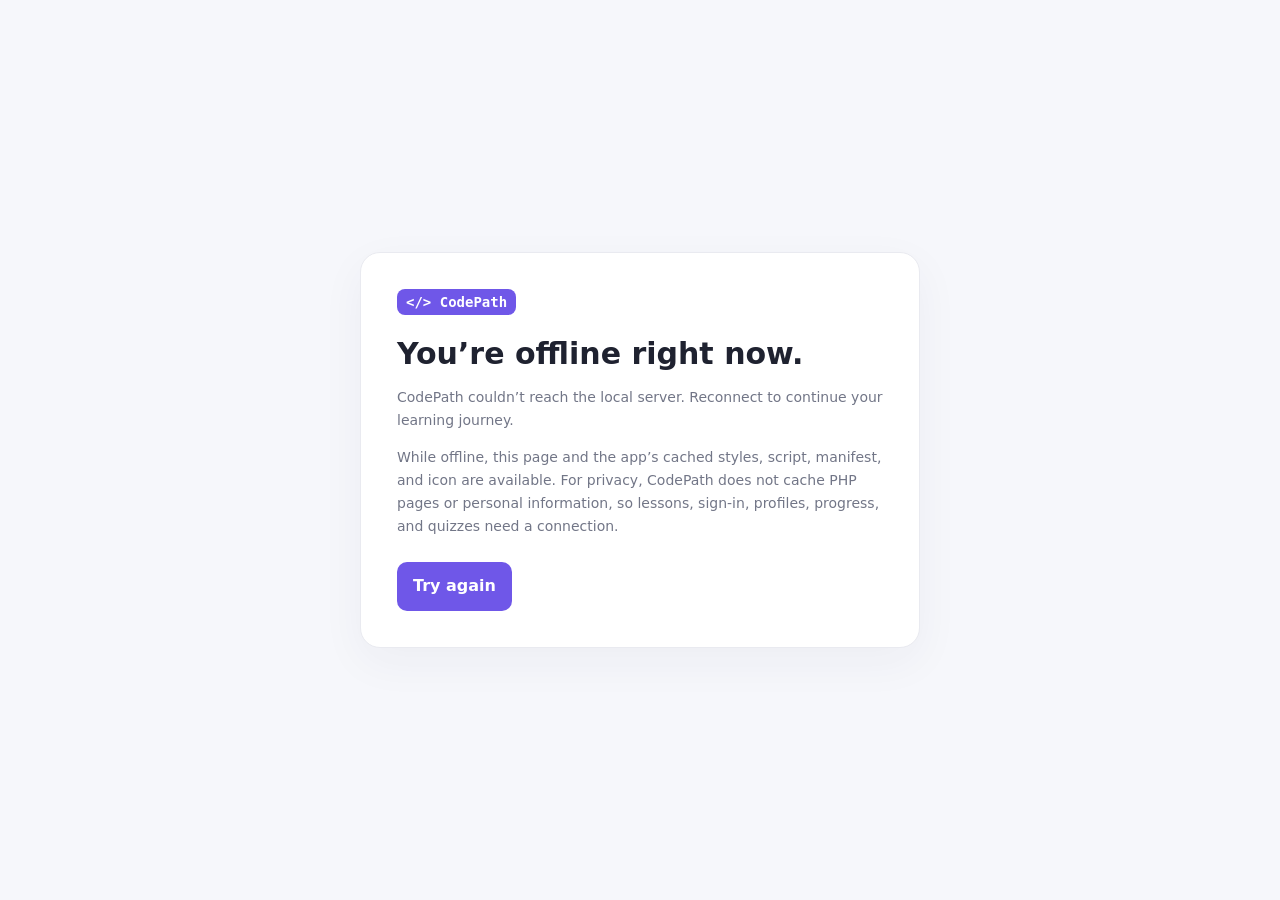
<file: offline.html>
<!doctype html>
<html lang="en">
<head>
  <meta charset="utf-8">
  <meta name="viewport" content="width=device-width,initial-scale=1">
  <meta name="theme-color" content="#f6f7fb">
  <title>Offline — CodePath</title>
  <style>
    :root{color-scheme:light;--ink:#1f2230;--muted:#727687;--purple:#6f57e8;--bg:#f6f7fb;--card:#fff}
    *{box-sizing:border-box}body{margin:0;min-height:100vh;display:grid;place-items:center;padding:24px;background:var(--bg);color:var(--ink);font:16px/1.65 system-ui,sans-serif}
    main{max-width:560px;background:var(--card);padding:36px;border:1px solid #e9eaf0;border-radius:20px;box-shadow:0 14px 45px #26224b0c}
    .logo{display:inline-block;padding:5px 9px;border-radius:8px;background:var(--purple);color:white;font:700 14px monospace}h1{font-size:30px;line-height:1.2;margin:20px 0 8px}p,li{color:var(--muted);font-size:14px}ul{padding-left:20px}a{display:inline-block;margin-top:10px;padding:11px 16px;border-radius:10px;background:var(--purple);color:#fff;text-decoration:none;font-weight:700}
  </style>
</head>
<body><main>
  <span class="logo">&lt;/&gt; CodePath</span>
  <h1>You’re offline right now.</h1>
  <p>CodePath couldn’t reach the local server. Reconnect to continue your learning journey.</p>
  <p>While offline, this page and the app’s cached styles, script, manifest, and icon are available. For privacy, CodePath does not cache PHP pages or personal information, so lessons, sign-in, profiles, progress, and quizzes need a connection.</p>
  <a href="./">Try again</a>
</main></body>
</html>
</file>
<file: style.css>
:root{--bg:#FFF7ED;--surface:#fff;--ink:#17213a;--muted:#66708a;--line:#eee3d7;--accent:#C4B5FD;--accent-ink:#55359a;--purple:#C4B5FD;--pale:#FFF7ED;--orange:#FB923C;--green:#1f9a72;--shadow:0 18px 48px rgba(79,55,120,.10)}*{box-sizing:border-box}html{scroll-behavior:smooth}body{margin:0;background:radial-gradient(ellipse at 76% 11%,rgba(130,115,238,.08),transparent 34%),var(--bg);color:var(--ink);font:15px 'DM Sans',sans-serif;transition:.25s}a{color:inherit;text-decoration:none}button{font:inherit;cursor:pointer}.top{height:76px;position:sticky;top:0;z-index:8;display:flex;align-items:center;justify-content:space-between;padding:0 max(calc((100vw - 1200px)/2),5.5%);border-bottom:1px solid var(--line);background:var(--surface);box-shadow:0 4px 18px rgba(22,31,55,.035)}.brand{font:800 20px Manrope,sans-serif;letter-spacing:-1px;display:flex;align-items:center;gap:9px}.brand-icon{background:var(--accent);color:white;border-radius:10px;padding:7px 8px;font:700 14px 'DM Mono';letter-spacing:-2px}.top nav{display:flex;gap:34px;color:var(--muted);font-size:13px}.top nav a:hover,.text-link:hover{color:var(--accent)}.top-actions{display:flex;align-items:center;gap:10px}.top-actions form{margin:0}.icon-btn,.outline{border:1px solid var(--line);background:var(--surface);color:var(--ink);border-radius:10px;padding:9px 12px;font-size:12px}.primary{display:inline-flex;align-items:center;justify-content:center;gap:25px;background:var(--accent);color:white;border:0;border-radius:11px;padding:14px 19px;font-weight:700;font-size:13px;box-shadow:0 8px 18px #6f57e82c;transition:.2s}.primary:hover{transform:translateY(-2px);background:#5f47d4}.primary span{font-size:18px;font-weight:400}.primary.small{padding:10px 14px;gap:10px}.hero{max-width:1200px;margin:auto;padding:92px 0 74px;display:grid;grid-template-columns:1fr 1fr;gap:70px;align-items:center;min-height:580px;scroll-margin-top:90px}.eyebrow{color:var(--accent);font:500 10px 'DM Mono',monospace;letter-spacing:1.35px}.spark{font-size:15px;margin-right:5px}.hero h1{font:800 clamp(42px,4vw,52px)/1.1 Manrope,sans-serif;letter-spacing:-2.5px;margin:23px 0 19px;color:var(--ink);max-width:680px}.hero h1 span,.section-head h2 span,.practice h2 span,.bottom-cta h2 span{color:var(--accent)}.hero-copy>p{font-size:16px;line-height:1.8;color:var(--muted);max-width:520px}.hero-buttons{display:flex;align-items:center;gap:25px;margin-top:28px}.text-link{font-size:12px;color:var(--muted)}.proof{display:flex;gap:13px;align-items:center;margin-top:42px;font-size:11px;color:var(--muted);line-height:1.6;max-width:430px}.proof strong{color:var(--ink)}.avatars{display:flex}.avatars b{width:33px;height:33px;border-radius:50%;border:2px solid var(--bg);display:grid;place-items:center;margin-right:-8px;background:#dcd7ff;color:#5c47c7;font:500 9px 'DM Mono'}.avatars b:nth-child(2){background:#cfeee3;color:#147a57}.avatars b:nth-child(3){background:#ffe5d2;color:#b35a23}.hero-art{height:390px;position:relative;display:grid;place-items:center}.orb{position:absolute;border-radius:50%;filter:blur(1px)}.orb1{width:370px;height:370px;background:#eeeaff;right:40px;top:6px}.orb2{width:110px;height:110px;background:#d7f3e9;right:0;bottom:5px}.code-card{z-index:1;width:min(440px,100%);background:#242332;border:1px solid #393748;box-shadow:0 28px 75px #29254136;border-radius:15px;overflow:hidden;transform:rotate(-2deg)}.code-head{height:42px;background:#2c2b3b;border-bottom:1px solid #3c3b4b;display:flex;align-items:center;padding:0 14px;gap:6px}.code-head>span{width:7px;height:7px;border-radius:50%;background:#ed786d}.code-head>span:nth-child(2){background:#efbc65}.code-head>span:nth-child(3){background:#64c991}.code-head label{color:#9292a2;font:10px 'DM Mono';margin-left:14px}.code-body{padding:19px 23px 12px;font:12px/1.7 'DM Mono';color:#c8c7d4}.code-body p{margin:2px 0}.code-body i{font-style:normal;color:#777688;margin-right:14px}.code-body em{font-style:normal;color:#ba9cff}.code-body b{color:#68d7bf;font-weight:400}.code-body u{text-decoration:none;color:#e5a96d}.code-body strong{color:#a09cac}.cursor{color:#8c79ef;animation:blink 1s infinite}@keyframes blink{50%{opacity:0}}.code-foot{border-top:1px solid #3c3b4b;padding:11px 16px;display:flex;justify-content:space-between;color:#9998a8;font-size:9px}.float-tag{position:absolute;z-index:2;background:var(--surface);padding:11px 14px;border-radius:10px;box-shadow:var(--shadow);font:9px 'DM Mono';letter-spacing:.5px;color:var(--muted)}.tag-top{top:25px;left:5px;transform:rotate(-4deg)}.tag-bottom{right:0;bottom:32px;transform:rotate(3deg)}.metrics{border-top:1px solid var(--line);border-bottom:1px solid var(--line);background:var(--surface);display:flex;justify-content:center;gap:0;padding:23px}.metrics>div{min-width:205px;text-align:center;border-right:1px solid var(--line);display:flex;align-items:center;justify-content:center;gap:12px}.metrics>div:last-child{border:0}.metrics strong{font:700 22px Manrope;color:var(--accent)}.metrics span{font-size:11px;color:var(--muted)}.profile{max-width:1200px;margin:65px auto 0;background:var(--surface);border:1px solid var(--line);border-radius:17px;padding:28px;display:grid;grid-template-columns:2fr repeat(3,1fr);gap:20px;align-items:center;box-shadow:var(--shadow)}.profile h2{font:700 22px Manrope;margin:9px 0}.profile p{margin:0;color:var(--muted);font-size:12px}.stat-box{border-left:1px solid var(--line);padding-left:22px;display:flex;flex-direction:column;gap:4px}.stat-box strong{font:700 22px Manrope}.stat-box span,.progress-label,.progress-wrap small{font-size:11px;color:var(--muted)}.progress-wrap{grid-column:1/3}.progress-label{display:flex;justify-content:space-between;margin-bottom:8px}.progress-label b{color:var(--accent)}.progress{height:7px;background:var(--pale);border-radius:8px;overflow:hidden}.progress i{height:100%;display:block;background:var(--accent);border-radius:8px}.progress-wrap small{display:block;margin-top:8px}.history{grid-column:3/5;display:flex;flex-direction:column;gap:5px;font-size:10px;color:var(--muted)}.history b{color:var(--ink);font-size:12px;margin-bottom:2px}.section-head{max-width:1200px;margin:88px auto 32px;display:flex;justify-content:space-between;align-items:end;scroll-margin-top:96px}.section-head h2,.practice h2,.bottom-cta h2{font:800 35px/1.2 Manrope;letter-spacing:-1.3px;margin:12px 0}.section-head p,.practice-copy>p,.bottom-cta>p{font-size:13px;color:var(--muted);line-height:1.7}.level-legend{display:flex;gap:17px;color:var(--muted);font-size:10px;padding-bottom:5px}.dot{width:7px;height:7px;display:inline-block;border-radius:50%;margin-right:4px}.green{background:#38ae83}.orange{background:#e6964c}.purple{background:#8c75e9}.tracks{max-width:1200px;margin:0 auto;display:grid;grid-template-columns:repeat(3,1fr);gap:18px}.track{background:var(--surface);border:1px solid var(--line);border-radius:15px;overflow:hidden;box-shadow:0 6px 25px #20194205;transition:.2s}.track:hover{transform:translateY(-3px);box-shadow:var(--shadow)}.track-top{height:70px;background:linear-gradient(105deg,#f1efff,#faf9ff);display:flex;justify-content:space-between;align-items:center;padding:0 20px}.track:nth-child(2) .track-top,.track:nth-child(5) .track-top{background:linear-gradient(105deg,#eef9f5,#f9fffc)}.track:nth-child(3) .track-top,.track:nth-child(6) .track-top{background:linear-gradient(105deg,#fff4eb,#fffcf9)}.track-icon{width:35px;height:35px;border-radius:10px;background:white;display:grid;place-items:center;color:var(--accent);font-size:18px;box-shadow:0 3px 9px #2421410d}.level-pill{padding:5px 7px;border-radius:5px;font:9px 'DM Mono';letter-spacing:.3px}.beginner{background:#e3f5ee;color:#18865f}.intermediate{background:#fff0e2;color:#b3662a}.advanced{background:#eeeaff;color:#6d55d4}.track-content{padding:16px 20px 18px}.track-count{font:9px 'DM Mono';letter-spacing:.6px;color:#a1a3ae}.track h3{font:700 19px Manrope;margin:7px 0}.track-content>p{height:36px;font-size:11px;color:var(--muted);line-height:1.6;margin:0 0 13px}.lesson-row{display:flex;align-items:center;border-top:1px solid var(--line);min-height:35px;gap:8px}.lesson-check{color:#b0b2bd;font-size:13px;width:13px}.lesson-row.done .lesson-check{color:#27a677}.lesson-open{border:0;background:none;text-align:left;padding:7px 0;flex:1;font-size:10px;color:var(--ink)}.lesson-row.done .lesson-open{color:#9295a1;text-decoration:line-through}.complete-form{margin:0}.complete-form button{border:0;background:#efedff;color:var(--accent);border-radius:5px;width:23px;height:23px}.track-more{border:0;background:none;padding:14px 0 0;color:var(--accent);font-weight:700;font-size:10px}.track-more span{margin-left:8px;font-size:15px}.practice{margin-top:100px;background:#efedff;padding:67px max(calc((100vw - 1200px)/2),5.5%);display:grid;grid-template-columns:1fr 440px;gap:80px;align-items:center;scroll-margin-top:96px}.practice h2{font-size:43px}.practice-copy>p{max-width:410px;font-size:14px}.practice-points{display:flex;flex-direction:column;gap:13px;margin-top:24px;color:#575968;font-size:12px}.practice-points span:first-child{color:var(--green)}.quiz-card{background:var(--surface);border:1px solid var(--line);border-radius:15px;padding:26px;box-shadow:var(--shadow);scroll-margin-top:96px}.quiz-top{display:flex;justify-content:space-between;font:9px 'DM Mono';color:var(--accent);letter-spacing:.5px}.quiz-top span:last-child{color:#9999a6}.quiz-card h3{font:700 21px Manrope;margin:19px 0 7px}.quiz-card>p{font-size:11px;line-height:1.6;color:var(--muted);margin:0 0 16px}.quiz-card label,.modal label{display:flex;flex-direction:column;gap:7px;font-size:10px;font-weight:700;margin:12px 0}.quiz-card input,.modal input{height:38px;border:1px solid var(--line);border-radius:8px;background:var(--bg);padding:0 11px;font:11px 'DM Sans';color:var(--ink)}.quiz-submit{width:100%;margin-top:10px}.quiz-card>small{display:block;text-align:center;font-size:9px;color:#9b9daa;margin-top:12px}.bottom-cta{text-align:center;padding:83px 20px 88px;border-radius:24px;background:linear-gradient(125deg,#191c42,#343078 58%,#6657cf);box-shadow:0 22px 55px rgba(46,43,112,.2)}.cta-star{font-size:24px;color:var(--accent);margin-bottom:18px}.bottom-cta h2{font-size:39px}.bottom-cta>p{margin:13px 0 23px}.bottom-cta .primary{margin:auto}footer{min-height:75px;padding:15px max(calc((100vw - 1200px)/2),5.5%);border-top:1px solid var(--line);display:flex;align-items:center;justify-content:space-between;background:var(--surface);font-size:10px;color:var(--muted)}footer .brand{color:var(--ink);font-size:16px}footer .brand-icon{font-size:11px;border-radius:7px}footer a:last-child{color:var(--accent)}.flash{max-width:1200px;margin:18px auto 0;padding:12px 16px;border-radius:9px;font-size:12px}.flash.bad{background:#fff0ef;color:#b33333}.flash.good{background:#e8f8f0;color:#167a56}.modal-backdrop,.lesson-backdrop{display:none;position:fixed;inset:0;z-index:10;background:#1716299c;align-items:center;justify-content:center;padding:20px}.modal-backdrop.open,.lesson-backdrop.open{display:flex}.modal,.lesson-modal{position:relative;background:var(--surface);width:min(420px,100%);border-radius:18px;padding:34px;box-shadow:0 25px 90px #13112855}.modal-close{position:absolute;right:18px;top:15px;border:0;background:none;font-size:24px;color:var(--muted)}.modal h2,.lesson-modal h2{font:700 25px Manrope;margin:12px 0 6px}.modal>p{font-size:12px;color:var(--muted)}.modal label{font-size:11px}.modal label small{font-weight:400;color:var(--muted)}.modal input{height:42px;font-size:13px}.modal-submit{width:100%;margin-top:13px}.swap-auth{display:block;border:0;background:none;color:var(--muted);font-size:11px;margin:16px auto 0}.swap-auth b{color:var(--accent)}.lesson-modal{width:min(700px,100%);padding:34px}.lesson-tabs{display:flex;gap:4px;border-bottom:1px solid var(--line);margin-top:20px;overflow:auto}.lesson-tabs button{white-space:nowrap;border:0;background:none;padding:10px 12px;color:var(--muted);font-size:11px}.lesson-tabs button.selected{color:var(--accent);border-bottom:2px solid var(--accent)}.lesson-panel{min-height:155px;padding:20px 5px;font-size:13px;line-height:1.8;color:var(--muted)}.lesson-panel pre{background:#242332;color:#dddcee;border-radius:9px;padding:15px;white-space:pre-wrap;font:12px/1.6 'DM Mono'}.lesson-complete button{margin-top:6px}[data-theme=dark]{--bg:#0d1423;--surface:#151f31;--ink:#edf1ff;--muted:#a6b2c9;--line:#29364b;--pale:#292744;--shadow:0 18px 48px rgba(0,0,0,.25)}[data-theme=dark] .track-top{background:linear-gradient(105deg,#29263c,#242432)}[data-theme=dark] .track:nth-child(2) .track-top,[data-theme=dark] .track:nth-child(5) .track-top{background:linear-gradient(105deg,#20352f,#242d2b)}[data-theme=dark] .track:nth-child(3) .track-top,[data-theme=dark] .track:nth-child(6) .track-top{background:linear-gradient(105deg,#382c24,#2b2725)}[data-theme=dark] .practice{background:#252337}[data-theme=dark] .orb1{background:#29263c}[data-theme=dark] .track-icon{background:#343342}[data-theme=dark] .icon-btn,[data-theme=dark] .outline{background:var(--surface);color:var(--ink)}[data-lang=ta] body{font-family:'DM Sans',sans-serif}.flash+main{}@media(max-width:1250px){.hero,.section-head,.tracks,.profile{margin-left:5.5%;margin-right:5.5%}.hero{padding-top:70px}.practice{padding-left:5.5%;padding-right:5.5%}}@media(max-width:850px){.top nav{display:none}.hero{grid-template-columns:1fr;gap:10px;padding-top:55px}.hero-art{height:350px}.metrics{flex-wrap:wrap;row-gap:18px}.metrics>div{min-width:40%;border:0}.tracks{grid-template-columns:repeat(2,1fr)}.practice{grid-template-columns:1fr;gap:30px}.practice .quiz-card{max-width:500px}.profile{grid-template-columns:1fr 1fr}.profile>div:first-child{grid-column:1/3}.progress-wrap{grid-column:1/3}.history{grid-column:1/3}.stat-box{min-height:48px}.section-head{align-items:start;gap:20px;flex-direction:column}}@media(max-width:560px){.top{height:65px;padding:0 4%}.top-actions{gap:5px}.top-actions .outline{display:none}.icon-btn{padding:8px;font-size:10px}.brand{font-size:17px}.hero{margin:0 6%;padding-top:45px}.hero h1{font-size:43px;letter-spacing:-2.5px}.hero-buttons{align-items:flex-start;flex-direction:column;gap:17px}.hero-art{height:300px}.orb1{width:280px;height:280px;right:15px}.code-body{font-size:9px;padding:14px}.code-card{width:100%}.float-tag{font-size:7px}.tag-top{left:-4px}.tag-bottom{right:-3px}.metrics{padding:19px 3%}.metrics>div{min-width:48%;gap:7px}.metrics strong{font-size:18px}.metrics span{font-size:9px}.profile{margin:35px 4% 0;padding:19px;gap:13px}.profile h2{font-size:18px}.section-head{margin:65px 6% 25px}.section-head h2{font-size:29px}.level-legend{gap:11px;font-size:9px}.tracks{margin:0 4%;grid-template-columns:1fr;gap:13px}.track-content>p{height:auto}.practice{margin-top:65px;padding:50px 6%}.practice h2{font-size:37px}.quiz-card{padding:21px}.bottom-cta{padding:65px 6%}.bottom-cta h2{font-size:32px}footer{padding:20px 5%;gap:12px;flex-wrap:wrap}footer>span{order:3;width:100%}.modal,.lesson-modal{padding:27px 22px}.lesson-modal h2{font-size:21px}.flash{margin:10px 4%}}

.menu-toggle{display:none;border:1px solid var(--line);background:var(--surface);color:var(--ink);border-radius:8px;padding:8px 10px;font-size:18px;line-height:1}.top{position:relative}@media(max-width:1150px){.menu-toggle{display:block;order:3}.top nav{display:none}.top.menu-open nav{display:flex;position:absolute;z-index:20;left:0;right:0;top:100%;padding:16px 5%;background:var(--surface);border-bottom:1px solid var(--line);box-shadow:var(--shadow);flex-direction:column;gap:0}.top.menu-open nav a{padding:12px 4px}.top-actions{margin-left:auto;margin-right:10px}}@media(max-width:560px){.top.menu-open nav{padding-left:5%;padding-right:5%}}

@media(max-width:850px){html,body{max-width:100%;overflow-x:clip}}

.install-app-button{border:0;border-radius:9px;padding:10px 13px;background:var(--accent);color:#fff;font-size:11px;font-weight:700;white-space:nowrap;box-shadow:0 5px 14px #6f57e82c}.install-app-button:hover{background:#5f47d4}.install-app-button[hidden]{display:none}.install-help-backdrop{z-index:15}.install-help{max-width:460px}.install-help h2{margin-right:22px}.install-help ol{padding-left:22px;color:var(--ink);font-size:13px;line-height:1.8}.install-help ol li{padding:3px 0}.install-help-note{padding:11px 13px;border-radius:9px;background:var(--pale);color:var(--muted);font-size:11px;line-height:1.6}
@media(max-width:850px){.install-app-button{padding:8px 10px;font-size:10px}}@media(max-width:560px){.install-app-button{padding:7px 8px;font-size:9px}.top-actions{gap:5px;margin-right:6px}}

/* Landing page refresh: focused layout, topic cards, and responsive sections. */
.top nav a{padding:9px 0;transition:color .18s ease}
:where(a,button,input,select,textarea):focus-visible{outline:3px solid #8d80f2;outline-offset:3px}
.proof-badge{width:36px;height:36px;flex:0 0 36px;display:grid;place-items:center;border-radius:11px;background:var(--pale);color:var(--accent);font:700 11px 'DM Mono',monospace}
.topic-section,.learning-features,.journey-section{max-width:1200px;margin:0 auto;padding:76px 0;scroll-margin-top:92px}
.landing-section-heading{display:grid;grid-template-columns:minmax(0,1.15fr) minmax(250px,.75fr);gap:40px;align-items:end;margin-bottom:30px}
.landing-section-heading h2,.journey-section h2{font:800 clamp(30px,3.4vw,43px)/1.13 Manrope,'DM Sans',sans-serif;letter-spacing:-1.7px;color:var(--ink);margin:12px 0 0;max-width:700px}
.landing-section-heading>p{margin:0 0 3px;color:var(--muted);font-size:15px;line-height:1.8;max-width:480px}
.topic-grid{display:grid;grid-template-columns:repeat(4,minmax(0,1fr));gap:15px}
.topic-card{min-width:0;min-height:220px;padding:21px;border:1px solid var(--line);border-radius:17px;background:var(--surface);box-shadow:0 8px 25px rgba(23,33,58,.035);display:flex;flex-direction:column;align-items:flex-start;gap:11px;transition:transform .2s ease,border-color .2s ease,box-shadow .2s ease}
a.topic-card:hover{transform:translateY(-4px);border-color:#c8c1fb;box-shadow:var(--shadow)}
.topic-icon{width:44px;height:44px;display:grid;place-items:center;border-radius:13px;background:var(--pale);color:var(--accent);font:800 14px 'DM Mono',monospace;letter-spacing:-.5px}
.topic-html,.topic-project{font-size:12px}.topic-css{background:#e7f2ff;color:#2563a7}.topic-js{background:#fff4d5;color:#946400}.topic-react{background:#e7f8f8;color:#137c86}.topic-php,.topic-backend{background:#f0eaff;color:#7148aa}.topic-json{background:#e6f6ef;color:#16805d}
.topic-title{font:750 17px Manrope,'DM Sans',sans-serif;color:var(--ink)}.topic-description{font-size:13px;line-height:1.6;color:var(--muted);flex:1}
.topic-action,.feature-card>a,.feature-card>button{display:flex;align-items:center;justify-content:space-between;gap:10px;width:100%;margin-top:4px;color:var(--accent);font-size:12px;font-weight:700}
.topic-status{display:inline-flex;margin-top:auto;padding:6px 9px;border-radius:99px;background:var(--pale);color:var(--accent);font-size:11px;font-weight:700}
.topic-card--soon{background:color-mix(in srgb,var(--surface) 80%,var(--bg));border-style:dashed}
.track{border-radius:18px;box-shadow:0 9px 28px rgba(23,33,58,.045);transition:transform .2s ease,box-shadow .2s ease}
.learning-features{padding-top:76px}.feature-grid{display:grid;grid-template-columns:repeat(4,minmax(0,1fr));gap:15px}
.feature-card{min-width:0;padding:23px;border:1px solid var(--line);border-radius:17px;background:var(--surface);box-shadow:0 8px 25px rgba(23,33,58,.035);display:flex;flex-direction:column;align-items:flex-start;transition:transform .2s ease,border-color .2s ease,box-shadow .2s ease}
.feature-card:hover{transform:translateY(-3px);border-color:#c8c1fb;box-shadow:var(--shadow)}.feature-icon{width:38px;height:38px;display:grid;place-items:center;border-radius:11px;background:var(--pale);color:var(--accent);font:700 11px 'DM Mono',monospace}
.feature-card h3{margin:19px 0 8px;color:var(--ink);font:750 17px Manrope,'DM Sans',sans-serif}.feature-card p{margin:0 0 18px;color:var(--muted);font-size:13px;line-height:1.7;flex:1}
.feature-card>button{border:0;background:transparent;padding:0;font-family:inherit;cursor:pointer;text-align:left}.feature-card>a:hover,.feature-card>button:hover,.topic-action:hover{color:#4b3cbd}
.journey-section{padding-top:25px;padding-bottom:88px}.journey-section h2{margin-bottom:28px}.journey-steps{display:grid;grid-template-columns:repeat(5,minmax(0,1fr));gap:12px}
.journey-step{position:relative;min-height:103px;padding:18px;border:1px solid var(--line);border-radius:15px;background:var(--surface);display:flex;flex-direction:column;justify-content:space-between;gap:17px}
.journey-step>span{font:700 11px 'DM Mono',monospace;color:var(--accent)}.journey-step>b{font-size:13px;color:var(--ink)}

.bottom-cta .eyebrow{color:#d1ccff}.bottom-cta h2{max-width:750px;margin-left:auto;margin-right:auto}.bottom-cta>p{max-width:570px;margin-left:auto;margin-right:auto;color:#e1e2f5}
.site-footer{max-width:1200px;margin:0 auto;padding:45px 0 18px;display:grid;grid-template-columns:1.5fr repeat(3,1fr);gap:28px;border-top:1px solid var(--line);background:transparent;color:var(--muted);font-size:12px;align-items:start}
.footer-brand p{max-width:260px;line-height:1.7}.footer-links{display:flex;flex-direction:column;align-items:flex-start;gap:12px}.footer-links>b{color:var(--ink);font-size:12px}.footer-links a:hover,.footer-links button:hover{color:var(--accent)}.footer-links button{padding:0;border:0;background:transparent;color:var(--muted);font:inherit;cursor:pointer}.footer-bottom{grid-column:1/-1;display:flex;justify-content:space-between;gap:16px;padding-top:16px;border-top:1px solid var(--line);font-size:11px}.footer-bottom a{color:var(--accent)}
[data-theme=dark] .topic-card--soon{background:color-mix(in srgb,var(--surface) 80%,var(--bg))}[data-theme=dark] .topic-css{background:#1b2b40;color:#9bcaff}[data-theme=dark] .topic-js{background:#3a3321;color:#f3cc67}[data-theme=dark] .topic-react{background:#193437;color:#78d6dc}[data-theme=dark] .topic-php,[data-theme=dark] .topic-backend{background:#302541;color:#d0b5ff}[data-theme=dark] .topic-json{background:#19352e;color:#7ce0b5}
@media(max-width:1250px){.topic-section,.learning-features,.journey-section,.site-footer{margin-left:5.5%;margin-right:5.5%}}
@media(max-width:950px){.topic-grid,.feature-grid{grid-template-columns:repeat(2,minmax(0,1fr))}.journey-steps{grid-template-columns:repeat(3,minmax(0,1fr))}.landing-section-heading{grid-template-columns:1fr;gap:14px}}
@media(max-width:600px){.topic-section,.learning-features{padding-top:55px;padding-bottom:55px}.journey-section{padding-top:10px;padding-bottom:60px}.topic-grid,.feature-grid{grid-template-columns:1fr 1fr;gap:10px}.topic-card{min-height:224px;padding:15px;border-radius:14px}.topic-title{font-size:15px}.topic-description{font-size:12px}.feature-card{padding:17px}.journey-steps{grid-template-columns:1fr 1fr}.journey-step{min-height:84px;padding:14px}.landing-section-heading h2,.journey-section h2{font-size:31px}.site-footer{grid-template-columns:1fr 1fr;gap:24px 18px;padding-top:32px}.footer-brand{grid-column:1/-1}.footer-bottom{font-size:10px}.bottom-cta{margin-left:4%;margin-right:4%;padding:45px 20px}.bottom-cta h2{font-size:33px;letter-spacing:-1.5px}}
@media(max-width:360px){.topic-grid,.feature-grid,.journey-steps{grid-template-columns:1fr}.topic-card{min-height:190px}}
@media(prefers-reduced-motion:reduce){html{scroll-behavior:auto}*,*::before,*::after{scroll-behavior:auto!important;transition-duration:.01ms!important;animation-duration:.01ms!important;animation-iteration-count:1!important}}

.top nav .mobile-auth{display:none}
.hero h1{font-size:clamp(42px,4vw,52px);letter-spacing:-2.5px}
.install-app-button[hidden]{display:none}
@media(max-width:600px){.top{gap:5px}.top-actions{gap:5px;margin-left:auto;margin-right:7px}.top-actions .primary.small,.top-actions>.outline{display:none}.top-actions form .outline{display:inline-flex}.top-actions .icon-btn{padding:7px 8px}.install-app-button:not([hidden]){width:34px;height:34px;padding:0;font-size:0;display:inline-grid;place-items:center}.install-app-button:not([hidden])::before{content:"\2193";font:700 17px 'DM Mono',monospace}.top .brand{gap:6px}.top .brand-icon{padding:6px;font-size:12px}.top nav .mobile-auth{display:none}.top.menu-open nav .mobile-auth{display:flex}.top nav form.mobile-auth{margin:0;padding:8px 4px}.top nav form.mobile-auth button{padding:5px 9px}.hero h1{font-size:clamp(38px,10vw,43px);letter-spacing:-2px}}
@media(max-width:360px){.top{padding-left:3%;padding-right:3%;gap:3px}.top-actions{gap:3px;margin-right:4px}.top-actions .icon-btn{padding:6px}.menu-toggle{padding:7px}}

/* Single-view navigation */
[data-main-view][hidden]{display:none!important}
.top nav a[aria-current=page]{color:var(--accent);font-weight:700}
.top nav a[aria-current=page]::after{content:"";display:block;height:2px;margin-top:4px;border-radius:2px;background:var(--accent)}
.practice-page .feature-grid{grid-template-columns:minmax(260px,520px)}
.progress-empty{grid-column:1/-1;max-width:650px;margin:0 auto;padding:32px;border:1px solid var(--line);border-radius:18px;background:var(--surface);box-shadow:var(--shadow)}
.progress-empty h2{margin:12px 0;font:800 clamp(28px,4vw,38px)/1.15 Manrope,'DM Sans',sans-serif;color:var(--ink)}
.progress-empty p{max-width:500px;color:var(--muted);font-size:14px;line-height:1.7}
.progress-empty-actions{display:flex;flex-wrap:wrap;gap:10px;margin-top:20px}
.progress-dashboard{grid-column:1/-1;max-width:760px;margin:0 auto;padding:clamp(22px,5vw,38px);border:1px solid var(--line);border-radius:18px;background:var(--surface);box-shadow:var(--shadow)}
.progress-dashboard h2{margin:12px 0;font:800 clamp(27px,4vw,38px)/1.15 Manrope,'DM Sans',sans-serif;color:var(--ink)}
.progress-dashboard>p{color:var(--muted);line-height:1.7}
.progress-stats{display:grid;grid-template-columns:repeat(3,minmax(0,1fr));gap:12px;margin:24px 0}
.progress-stats article{display:grid;gap:5px;padding:18px;border:1px solid var(--line);border-radius:14px;background:var(--bg)}
.progress-stats strong{font:800 26px Manrope,sans-serif;color:var(--accent-ink)}
.progress-stats span{font-size:13px;color:var(--muted)}
.progress-dashboard h3{margin:24px 0 10px;font:700 18px Manrope,sans-serif}
.progress-dashboard ol{padding-left:22px;color:var(--muted);line-height:1.8}
@media(max-width:520px){.progress-stats{grid-template-columns:1fr}.progress-stats article{grid-template-columns:60px 1fr;align-items:center}}
@media(max-width:850px){.top.menu-open nav a[aria-current=page]{padding-left:10px;border-radius:8px;background:var(--pale)}.top.menu-open nav a[aria-current=page]::after{display:none}}
@media(max-width:600px){.progress-empty{padding:23px}.practice-page .feature-grid{grid-template-columns:minmax(0,1fr)}}

@media(min-width:601px) and (max-width:1150px){.top-actions .primary.small,.top-actions>.outline{display:none}.top-actions form .outline{display:inline-flex}.top-actions{gap:6px;margin-left:auto;margin-right:8px}.install-app-button:not([hidden]){width:34px;height:34px;padding:0;font-size:0;display:inline-grid;place-items:center}.install-app-button:not([hidden])::before{content:"\2193";font:700 17px 'DM Mono',monospace}.top.menu-open nav .mobile-auth{display:flex}.top.menu-open nav a[aria-current=page]::after{display:none}}

/* Sidebar dashboard navigation */
:root{--sidebar-width:252px}
body{min-width:320px}
.sidebar{position:fixed;inset:0 auto 0 0;z-index:12;width:var(--sidebar-width);padding:25px 17px 20px;background:var(--surface);border-right:1px solid var(--line);display:flex;flex-direction:column;gap:34px;overflow-y:auto}
.sidebar-brand{padding:0 10px;font-size:21px;color:var(--ink)}
.sidebar #siteNavigation{display:flex;flex-direction:column;gap:7px;color:var(--muted);font-size:14px}
.sidebar #siteNavigation>a{display:flex;align-items:center;gap:12px;min-height:46px;padding:0 12px;border-radius:10px;transition:background-color .15s ease,color .15s ease}
.sidebar #siteNavigation>a:hover{background:var(--bg);color:var(--accent)}
.sidebar #siteNavigation>a[aria-current=page]{background:var(--pale);color:var(--accent);font-weight:700}
.sidebar #siteNavigation>a[aria-current=page]::after{display:none}
.nav-icon{width:22px;flex:0 0 22px;text-align:center;font-size:19px;line-height:1}
.sidebar #siteNavigation .mobile-auth{display:none}
.sidebar-close{display:none}
.sidebar-backdrop{display:none}
.top{margin-left:var(--sidebar-width);width:calc(100% - var(--sidebar-width));padding:0 28px;justify-content:flex-end}
.header-brand{display:none}
.menu-toggle{display:none}
main,.site-footer,.flash{margin-left:var(--sidebar-width)}
main>section[data-main-view],main>.tracks[data-main-view]{max-width:1200px;margin-left:auto;margin-right:auto;padding-left:30px;padding-right:30px}
main>.metrics[data-main-view]{max-width:none}
main>.practice[data-main-view]{padding-left:30px;padding-right:30px}
main>.bottom-cta[data-main-view]{margin-left:30px;margin-right:30px}
.site-footer{padding-left:30px;padding-right:30px}
.flash{max-width:none;margin-right:24px;padding-left:16px}
@media(max-width:1150px){:root{--sidebar-width:220px}.top{padding-left:20px;padding-right:20px}main>section[data-main-view],main>.tracks[data-main-view]{padding-left:24px;padding-right:24px}.site-footer{padding-left:24px;padding-right:24px}}
@media(max-width:850px){:root{--sidebar-width:0px}.top{height:68px;position:sticky;top:0;width:100%;margin-left:0;padding:0 18px;justify-content:space-between}.header-brand{display:flex;font-size:18px}.menu-toggle{display:block;order:0;margin-right:9px}.top-actions{margin-left:auto;gap:7px}.sidebar{width:min(300px,84vw);z-index:30;transform:translateX(-105%);visibility:hidden;transition:transform .2s ease,visibility .2s ease;box-shadow:var(--shadow);padding-top:22px}.sidebar-open .sidebar{transform:translateX(0);visibility:visible}.sidebar-close{display:block;position:absolute;right:15px;top:18px;border:0;background:transparent;color:var(--muted);font-size:25px}.sidebar-backdrop:not([hidden]){display:block;position:fixed;inset:0;z-index:29;border:0;background:rgba(12,18,34,.48)}.sidebar #siteNavigation .mobile-auth{display:flex}.sidebar #siteNavigation form.mobile-auth{margin:12px 5px 0;padding-top:13px;border-top:1px solid var(--line)}.sidebar #siteNavigation form.mobile-auth button{width:100%;text-align:left}.sidebar #siteNavigation>a[aria-current=page]{padding-left:12px}main,.site-footer,.flash{margin-left:0}.flash{margin:12px 16px}.site-footer{padding-left:24px;padding-right:24px}main>section[data-main-view],main>.tracks[data-main-view]{padding-left:24px;padding-right:24px}main>.practice[data-main-view]{padding-left:24px;padding-right:24px}main>.bottom-cta[data-main-view]{margin-left:24px;margin-right:24px}}
@media(max-width:600px){.top{padding:0 12px;gap:4px}.top-actions{gap:4px}.top-actions .primary.small,.top-actions>.outline{display:none}.top-actions form .outline{display:inline-flex}.top-actions .icon-btn{padding:7px 8px}.install-app-button:not([hidden]){width:34px;height:34px;padding:0;font-size:0;display:inline-grid;place-items:center}.install-app-button:not([hidden])::before{content:"\2193";font:700 17px 'DM Mono',monospace}.hero{margin-left:0;margin-right:0}.metrics{margin-left:0}main>section[data-main-view],main>.tracks[data-main-view]{padding-left:16px;padding-right:16px}.site-footer{padding-left:16px;padding-right:16px}main>.practice[data-main-view]{padding-left:16px;padding-right:16px}main>.bottom-cta[data-main-view]{margin-left:12px;margin-right:12px}}
@media(max-width:360px){.header-brand{font-size:16px}.top{padding-left:8px;padding-right:8px}.top-actions .icon-btn{padding:6px}}
/* Requested lavender, orange, and warm cream palette */
body{background:radial-gradient(ellipse at 76% 11%,rgba(196,181,253,.16),transparent 34%),var(--bg)}
.primary,.install-app-button{background:#C4B5FD;color:#302448}
.primary:hover,.install-app-button:hover{background:#B49AF8;color:#261b3c}
.brand-icon{background:#C4B5FD;color:#302448}
.eyebrow,.hero h1 span,.section-head h2 span,.practice h2 span,.bottom-cta h2 span,.metrics strong,.progress-label b,.track-more,.topic-action,.feature-card>a,.feature-card>button{color:var(--accent-ink)}
.dot.orange,.orange{background:#FB923C}
:where(a,button,input,select,textarea):focus-visible{outline-color:#FB923C}
.sidebar #siteNavigation>a[aria-current=page]{background:#C4B5FD;color:#302448}
.top nav a[aria-current=page]{color:#55359a}
.practice{background:#FFF7ED}
[data-theme=dark] .practice{background:#252337}
.complete-form button{background:#FFF7ED;color:#55359a}
.intermediate{background:#FFF7ED;color:#9a4d10}
</file>
<file: lesson-content.css>
.lesson-modal{max-height:92vh;overflow-y:auto;overscroll-behavior:contain}.lesson-module-picker{margin:16px 0 4px}.lesson-module-picker label,.example-code-label{display:block;font-size:11px;font-weight:700;color:var(--ink);margin-bottom:7px}.lesson-module-picker select,.reference-controls input,.reference-controls select{width:100%;min-height:40px;padding:8px 10px;border:1px solid var(--line);border-radius:8px;background:var(--surface);color:var(--ink);font:12px 'DM Sans',sans-serif}.lesson-module-picker select{max-width:100%}.lesson-copy{white-space:pre-line;line-height:1.85}.lesson-info-grid{display:grid;grid-template-columns:repeat(2,minmax(0,1fr));gap:11px;margin:20px 0}.lesson-info{padding:14px;border:1px solid var(--line);border-radius:11px;background:var(--surface)}.lesson-info h3,.lesson-panel h3{font:700 14px Manrope,sans-serif;color:var(--ink);margin:3px 0 7px}.lesson-info p,.qa-card p{font-size:12px;line-height:1.7;margin:0}.html-reference{margin:22px 0;padding:15px;border:1px solid var(--line);border-radius:12px;background:var(--surface)}.html-reference>summary{cursor:pointer;color:var(--accent);font-weight:700;font-size:13px}.reference-note{font-size:11px;line-height:1.6;color:var(--muted)}.reference-controls{display:grid;grid-template-columns:1fr minmax(145px,.4fr);gap:8px}.az-index{display:flex;flex-wrap:wrap;gap:4px;margin:11px 0}.az-index button{border:1px solid var(--line);border-radius:5px;background:var(--bg);color:var(--ink);font:10px 'DM Mono';padding:5px 7px}.az-index button:hover{border-color:var(--accent);color:var(--accent)}.reference-letter{font:700 12px Manrope;color:var(--accent);border-bottom:1px solid var(--line);padding:5px 0;margin:12px 0 6px}.reference-item{padding:8px 0;border-bottom:1px solid var(--line)}.reference-item-head{display:flex;align-items:center;gap:8px;flex-wrap:wrap}.reference-item-head code{font:600 11px 'DM Mono';color:var(--ink)}.reference-kind{font:9px 'DM Mono';letter-spacing:.3px;color:var(--accent)}.reference-item p{font-size:11px;margin:4px 0 0}.html-code-editor{display:block;width:100%;min-height:260px;resize:vertical;border:1px solid #393748;border-radius:9px;background:#242332;color:#efedf8;padding:15px;font:12px/1.6 'DM Mono',monospace;tab-size:2;white-space:pre;overflow:auto}.preview-label{margin:15px 0 7px;color:var(--ink);font-size:11px;font-weight:700}.html-live-preview{display:block;width:100%;height:240px;border:1px solid var(--line);border-radius:9px;background:#fff}.code-line-notes{padding-left:24px}.code-line-notes li{padding:5px 0;font-size:11px;line-height:1.6}.code-line-notes code{display:block;overflow-wrap:anywhere;background:var(--pale);padding:4px 7px;border-radius:5px;color:var(--ink);font:10px 'DM Mono',monospace}.qa-card{padding:14px 0;border-bottom:1px solid var(--line)}.qa-card h3{font:600 13px/1.55 Manrope;color:var(--ink);margin:0 0 5px}
@media(max-width:600px){.lesson-info-grid{grid-template-columns:1fr}.reference-controls{grid-template-columns:1fr}.html-code-editor{min-height:210px}.html-live-preview{height:210px}.lesson-modal{max-height:95vh}}

/* Structured bilingual lesson content */
.lesson-rich{display:grid;gap:16px;align-content:start}.lesson-rich-intro,.lesson-rich-copy,.lesson-rich-why,.lesson-rich-hint,.lesson-rich-acceptance{margin:0;color:var(--ink);font-size:14px;line-height:1.8;white-space:pre-line}.lesson-rich-section,.lesson-interview-card,.lesson-exercise-card{padding:17px;border:1px solid var(--line);border-radius:12px;background:var(--surface)}.lesson-rich-heading,.lesson-rich-section h4,.lesson-interview-card h3,.lesson-exercise-card h3{margin:0 0 9px;color:var(--ink);font:700 16px/1.45 Manrope,'DM Sans',sans-serif}.lesson-rich-section h4{margin-top:15px}.lesson-rich-section h4+p{margin-top:0}.lesson-rich-list{margin:0;padding-left:25px;color:var(--ink);font-size:13px;line-height:1.8}.lesson-rich-list li+li{margin-top:5px}.lesson-code-wrap{min-width:0;border:1px solid var(--line);border-radius:11px;overflow:hidden;background:#242332}.lesson-code-label,.lesson-preview-label{padding:9px 13px;background:var(--pale);color:var(--accent-ink);font-size:11px;font-weight:700}.lesson-code-wrap .lesson-code-label{background:#302e40;color:#ddd9f5}.lesson-rich-code{max-width:100%;margin:0;padding:16px;overflow:auto;color:#f2efff;background:#242332;font:12px/1.75 'DM Mono',monospace;white-space:pre}.lesson-copy-code{justify-self:start;padding:8px 11px;border:1px solid var(--line);border-radius:8px;background:var(--surface);color:var(--ink);font-size:12px}.lesson-copy-code:hover{border-color:var(--orange)}.lesson-example-preview{width:100%;height:320px;border:1px solid var(--line);border-radius:10px;background:#fff}.lesson-preview-label{border-radius:8px 8px 0 0}.lesson-interview-card,.lesson-exercise-card{display:grid;gap:10px}.lesson-rich-why,.lesson-rich-hint{padding:10px 12px;border-left:3px solid var(--orange);border-radius:0 7px 7px 0;background:var(--bg)}.lesson-rich-acceptance{padding:10px 12px;border-radius:8px;background:var(--pale)}.lesson-solution{padding:12px 14px;border:1px solid var(--line);border-radius:9px;background:var(--surface)}.lesson-solution summary{color:var(--accent-ink);font-size:13px;font-weight:700;cursor:pointer}.lesson-solution[open]{display:grid;gap:11px}.lesson-solution .lesson-code-wrap{margin-top:3px}[data-theme=dark] .lesson-code-label,[data-theme=dark] .lesson-rich-code{background:#202b3b}
</file>
